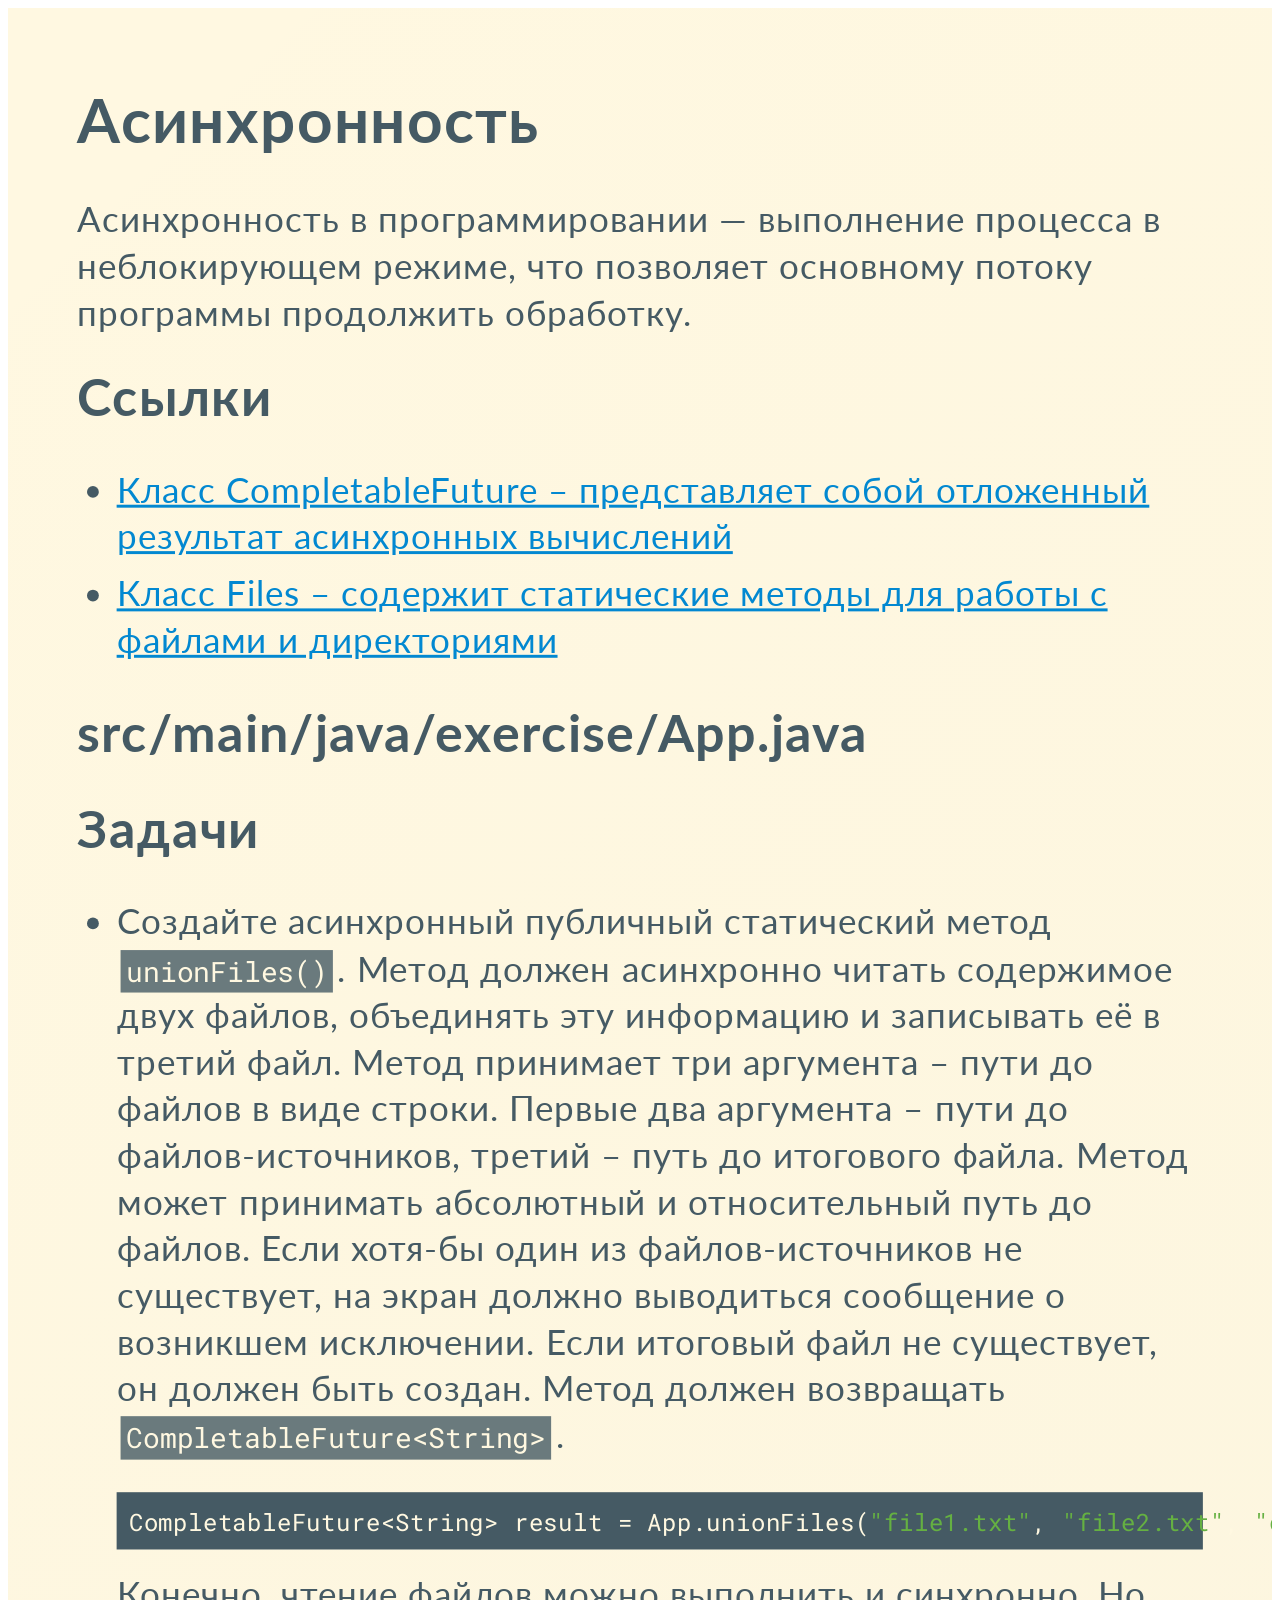
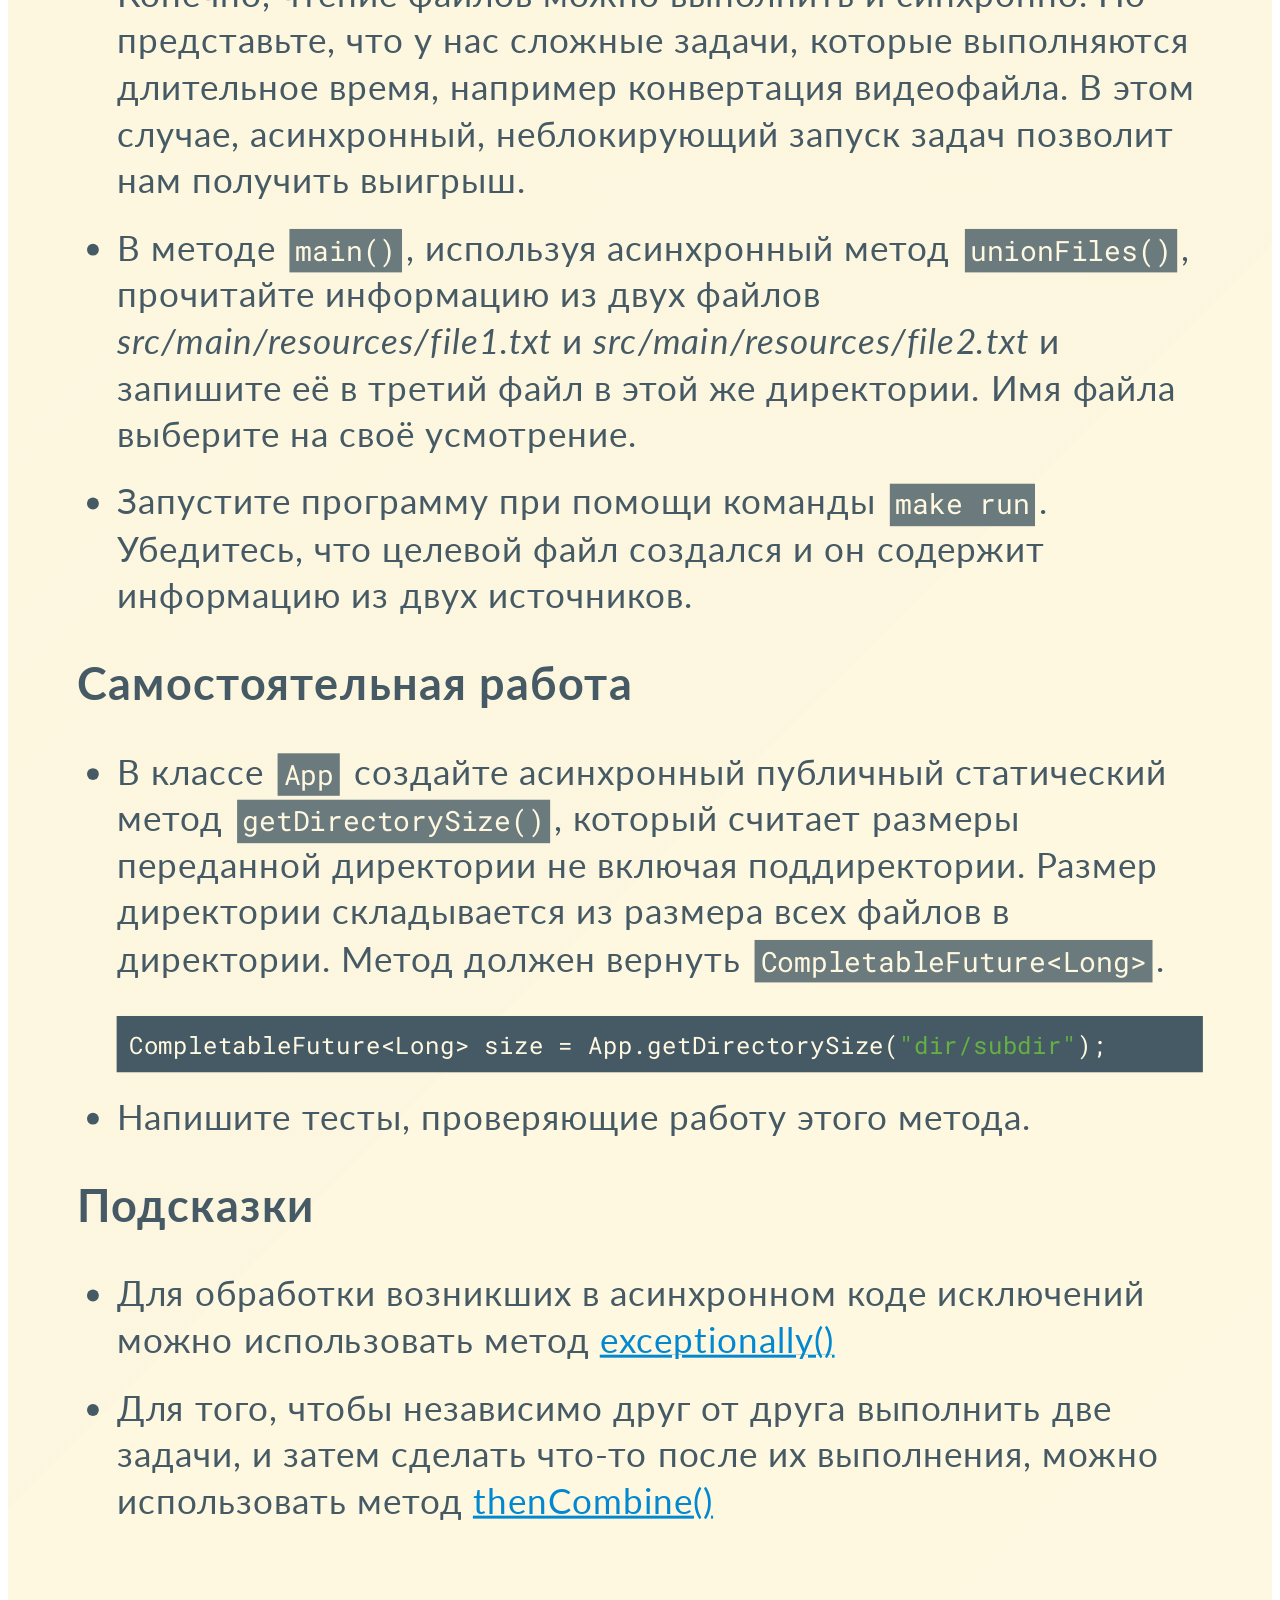
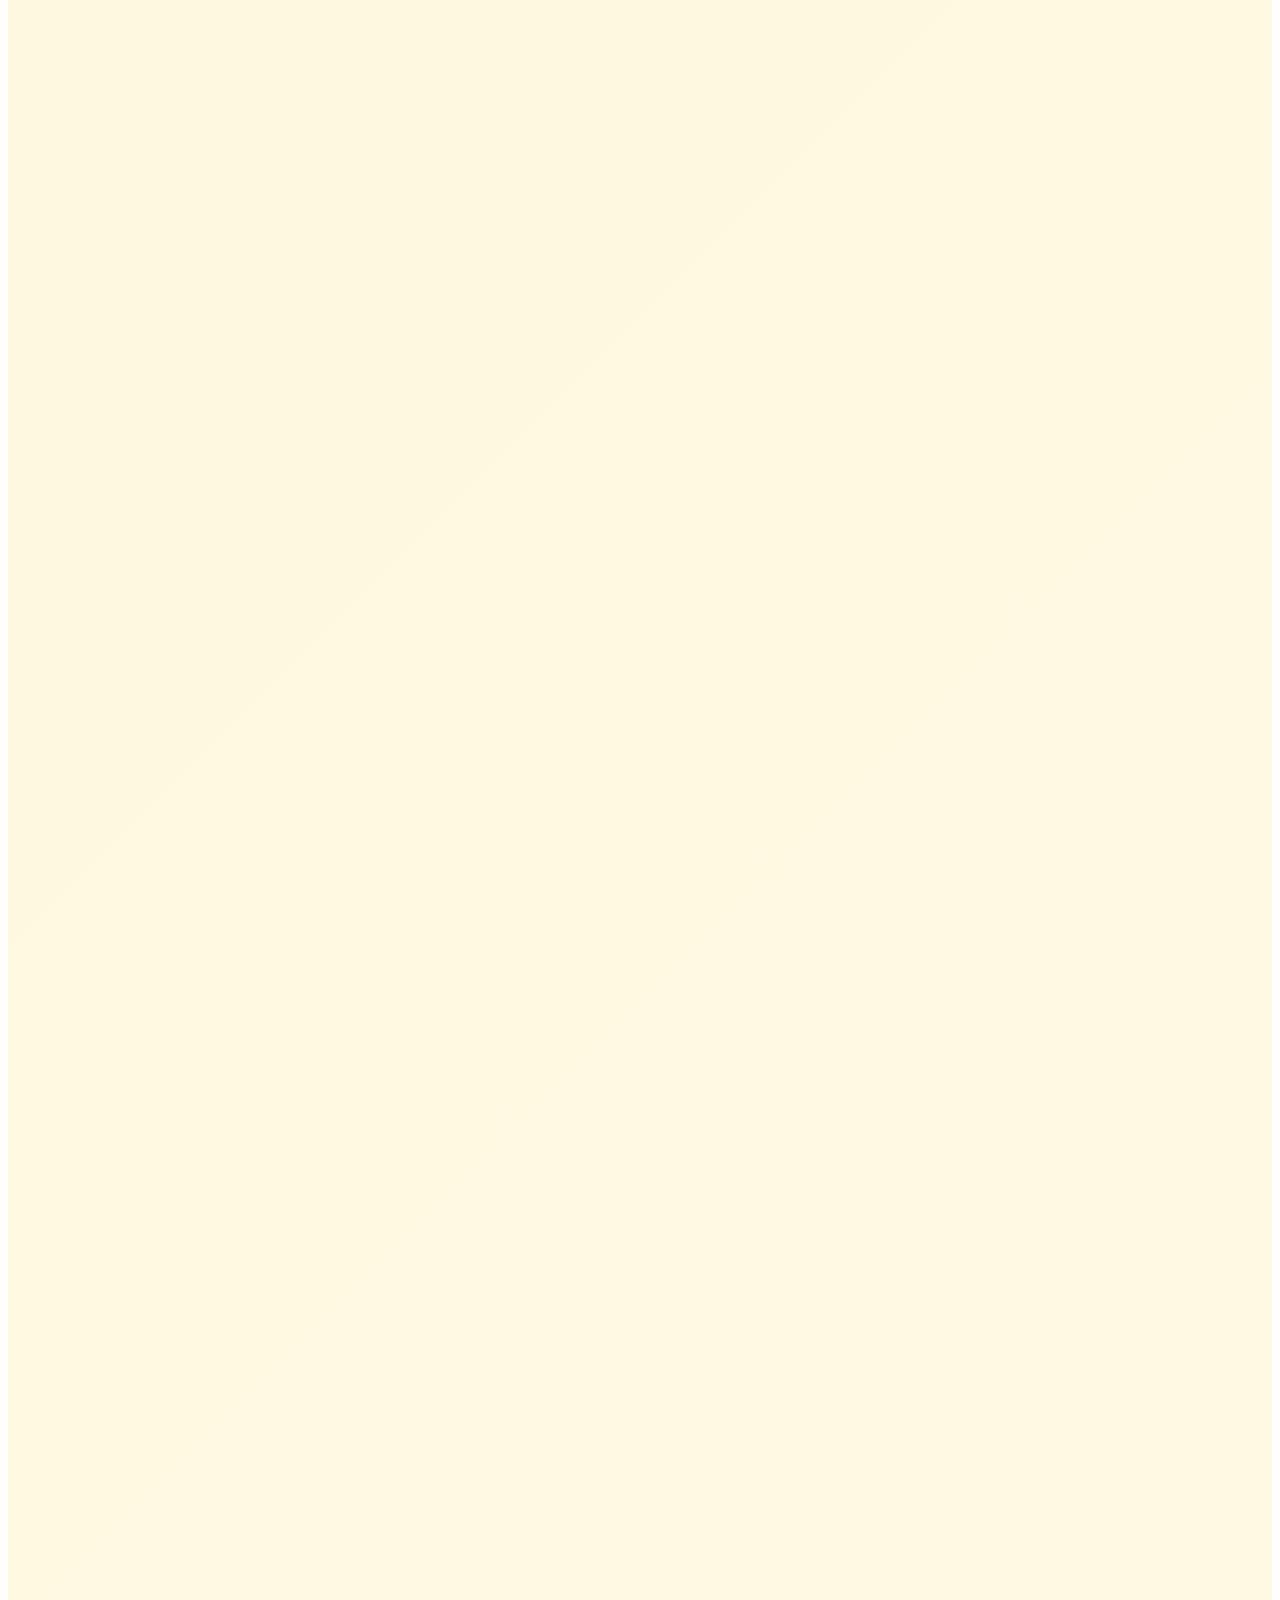
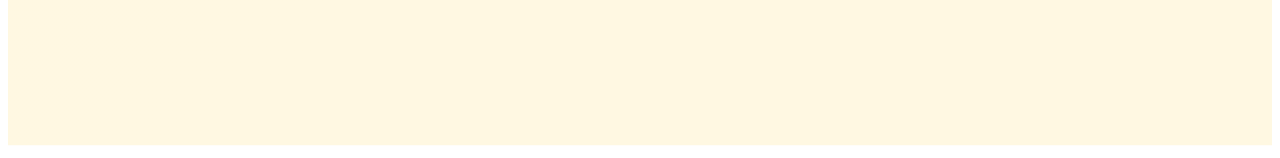
<file: java-advanced-ru/asynchrony/README.html>
<!DOCTYPE html>
    <html>
      <head>
        <meta charset="utf-8">
      </head>
      <body>
        <style>@charset "UTF-8";@import "https://fonts.bunny.net/css?family=Lato:400,900|Roboto+Mono:400,700&display=swap";div.marpit>svg>foreignObject>section{width:1280px;height:720px;box-sizing:border-box;overflow:hidden;position:relative;scroll-snap-align:center center}div.marpit>svg>foreignObject>section:after{bottom:0;content:attr(data-marpit-pagination);padding:inherit;pointer-events:none;position:absolute;right:0}div.marpit>svg>foreignObject>section:not([data-marpit-pagination]):after{display:none}/* Normalization */div.marpit>svg>foreignObject>section :is(h1,marp-h1){font-size:2em;margin:0.67em 0}div.marpit>svg>foreignObject>section video::-webkit-media-controls{will-change:transform}@page{size:1280px 5000px;margin:0}@media print{body,html{background-color:#fff;margin:0;page-break-inside:avoid;break-inside:avoid-page}div.marpit>svg>foreignObject>section{page-break-before:always;break-before:page}div.marpit>svg>foreignObject>section,div.marpit>svg>foreignObject>section *{-webkit-print-color-adjust:exact!important;animation-delay:0s!important;animation-duration:0s!important;color-adjust:exact!important;transition:none!important}div.marpit>svg[data-marpit-svg]{display:block;height:100vh;width:100vw}}
/*!
 * Marp / Marpit Gaia theme.
 *
 * @theme gaia
 * @author Yuki Hattori
 *
 * @auto-scaling true
 * @size 16:9 1280px 720px
 * @size 4:3 960px 720px
 */div.marpit>svg>foreignObject>section :is(pre,marp-pre) code.hljs{display:block;overflow-x:auto;padding:1em}div.marpit>svg>foreignObject>section code.hljs{padding:3px 5px}div.marpit>svg>foreignObject>section .hljs{background:#000;color:#f8f8f8}div.marpit>svg>foreignObject>section .hljs-comment,div.marpit>svg>foreignObject>section .hljs-quote{color:#aeaeae;font-style:italic}div.marpit>svg>foreignObject>section .hljs-keyword,div.marpit>svg>foreignObject>section .hljs-selector-tag,div.marpit>svg>foreignObject>section .hljs-type{color:#e28964}div.marpit>svg>foreignObject>section .hljs-string{color:#65b042}div.marpit>svg>foreignObject>section .hljs-subst{color:#daefa3}div.marpit>svg>foreignObject>section .hljs-link,div.marpit>svg>foreignObject>section .hljs-regexp{color:#e9c062}div.marpit>svg>foreignObject>section .hljs-name,div.marpit>svg>foreignObject>section .hljs-section,div.marpit>svg>foreignObject>section .hljs-tag,div.marpit>svg>foreignObject>section .hljs-title{color:#89bdff}div.marpit>svg>foreignObject>section .hljs-class .hljs-title,div.marpit>svg>foreignObject>section .hljs-doctag,div.marpit>svg>foreignObject>section .hljs-title.class_{text-decoration:underline}div.marpit>svg>foreignObject>section .hljs-bullet,div.marpit>svg>foreignObject>section .hljs-number,div.marpit>svg>foreignObject>section .hljs-symbol{color:#3387cc}div.marpit>svg>foreignObject>section .hljs-params,div.marpit>svg>foreignObject>section .hljs-template-variable,div.marpit>svg>foreignObject>section .hljs-variable{color:#3e87e3}div.marpit>svg>foreignObject>section .hljs-attribute{color:#cda869}div.marpit>svg>foreignObject>section .hljs-meta{color:#8996a8}div.marpit>svg>foreignObject>section .hljs-formula{background-color:#0e2231;color:#f8f8f8;font-style:italic}div.marpit>svg>foreignObject>section .hljs-addition{background-color:#253b22;color:#f8f8f8}div.marpit>svg>foreignObject>section .hljs-deletion{background-color:#420e09;color:#f8f8f8}div.marpit>svg>foreignObject>section .hljs-selector-class{color:#9b703f}div.marpit>svg>foreignObject>section .hljs-selector-id{color:#8b98ab}div.marpit>svg>foreignObject>section .hljs-emphasis{font-style:italic}div.marpit>svg>foreignObject>section .hljs-strong{font-weight:700}div.marpit>svg>foreignObject>section :is(h1,marp-h1),div.marpit>svg>foreignObject>section :is(h2,marp-h2),div.marpit>svg>foreignObject>section :is(h3,marp-h3),div.marpit>svg>foreignObject>section :is(h4,marp-h4),div.marpit>svg>foreignObject>section :is(h5,marp-h5),div.marpit>svg>foreignObject>section :is(h6,marp-h6){margin:.5em 0 0}div.marpit>svg>foreignObject>section :is(h1,marp-h1) strong,div.marpit>svg>foreignObject>section :is(h2,marp-h2) strong,div.marpit>svg>foreignObject>section :is(h3,marp-h3) strong,div.marpit>svg>foreignObject>section :is(h4,marp-h4) strong,div.marpit>svg>foreignObject>section :is(h5,marp-h5) strong,div.marpit>svg>foreignObject>section :is(h6,marp-h6) strong{font-weight:inherit}div.marpit>svg>foreignObject>section :is(h1,marp-h1)::part(auto-scaling),div.marpit>svg>foreignObject>section :is(h2,marp-h2)::part(auto-scaling),div.marpit>svg>foreignObject>section :is(h3,marp-h3)::part(auto-scaling),div.marpit>svg>foreignObject>section :is(h4,marp-h4)::part(auto-scaling),div.marpit>svg>foreignObject>section :is(h5,marp-h5)::part(auto-scaling),div.marpit>svg>foreignObject>section :is(h6,marp-h6)::part(auto-scaling){max-height:580px}div.marpit>svg>foreignObject>section :is(h1,marp-h1){font-size:1.8em}div.marpit>svg>foreignObject>section :is(h2,marp-h2){font-size:1.5em}div.marpit>svg>foreignObject>section :is(h3,marp-h3){font-size:1.3em}div.marpit>svg>foreignObject>section :is(h4,marp-h4){font-size:1.1em}div.marpit>svg>foreignObject>section :is(h5,marp-h5){font-size:1em}div.marpit>svg>foreignObject>section :is(h6,marp-h6){font-size:.9em}div.marpit>svg>foreignObject>section blockquote,div.marpit>svg>foreignObject>section p{margin:1em 0 0}div.marpit>svg>foreignObject>section ol>li,div.marpit>svg>foreignObject>section ul>li{margin:.3em 0 0}div.marpit>svg>foreignObject>section ol>li>p,div.marpit>svg>foreignObject>section ul>li>p{margin:.6em 0 0}div.marpit>svg>foreignObject>section code{display:inline-block;font-family:Roboto Mono,monospace;font-size:.8em;letter-spacing:0;margin:-.1em .15em;padding:.1em .2em;vertical-align:baseline}div.marpit>svg>foreignObject>section :is(pre,marp-pre){display:block;margin:1em 0 0;overflow:visible}div.marpit>svg>foreignObject>section :is(pre,marp-pre) code{box-sizing:border-box;font-size:.7em;margin:0;min-width:100%;padding:.5em}div.marpit>svg>foreignObject>section :is(pre,marp-pre)::part(auto-scaling){max-height:calc(580px - 1em)}div.marpit>svg>foreignObject>section blockquote{margin:1em 0 0;padding:0 1em;position:relative}div.marpit>svg>foreignObject>section blockquote:after,div.marpit>svg>foreignObject>section blockquote:before{content:"“";display:block;font-family:Times New Roman,serif;font-weight:700;position:absolute}div.marpit>svg>foreignObject>section blockquote:before{left:0;top:0}div.marpit>svg>foreignObject>section blockquote:after{bottom:0;right:0;transform:rotate(180deg)}div.marpit>svg>foreignObject>section blockquote>:first-child{margin-top:0}div.marpit>svg>foreignObject>section mark{background:transparent}div.marpit>svg>foreignObject>section table{border-collapse:collapse;border-spacing:0;margin:1em 0 0}div.marpit>svg>foreignObject>section table td,div.marpit>svg>foreignObject>section table th{border-style:solid;border-width:1px;padding:.2em .4em}div.marpit>svg>foreignObject>section footer,div.marpit>svg>foreignObject>section header,div.marpit>svg>foreignObject>section:after{box-sizing:border-box;font-size:66%;height:70px;line-height:50px;overflow:hidden;padding:10px 25px;position:absolute}div.marpit>svg>foreignObject>section:after{--marpit-root-font-size:66%}div.marpit>svg>foreignObject>section header{top:0}div.marpit>svg>foreignObject>section footer,div.marpit>svg>foreignObject>section header{left:0;right:0}div.marpit>svg>foreignObject>section footer{bottom:0}div.marpit>svg>foreignObject>section{word-wrap:break-word;--color-background:#fff8e1;--color-background-stripe:rgba(69,90,100,.1);--color-foreground:#455a64;--color-dimmed:#6a7a7d;--color-highlight:#0288d1;background-color:var(--color-background);background-image:linear-gradient(135deg,hsla(0,0%,53%,0),hsla(0,0%,53%,.02) 50%,hsla(0,0%,100%,0) 0,hsla(0,0%,100%,.05));color:var(--color-foreground);font-family:Lato,Avenir Next,Avenir,Trebuchet MS,Segoe UI,sans-serif;font-size:35px;height:720px;letter-spacing:1.25px;line-height:1.35;padding:70px;width:1280px}div.marpit>svg>foreignObject>section{--marpit-root-font-size:35px}div.marpit>svg>foreignObject>section:after{bottom:0;font-size:80%;right:0}div.marpit>svg>foreignObject>section:after{--marpit-root-font-size:80%}div.marpit>svg>foreignObject>section a,div.marpit>svg>foreignObject>section mark{color:var(--color-highlight)}div.marpit>svg>foreignObject>section code{background:var(--color-dimmed);color:var(--color-background)}div.marpit>svg>foreignObject>section :is(h1,marp-h1) strong,div.marpit>svg>foreignObject>section :is(h2,marp-h2) strong,div.marpit>svg>foreignObject>section :is(h3,marp-h3) strong,div.marpit>svg>foreignObject>section :is(h4,marp-h4) strong,div.marpit>svg>foreignObject>section :is(h5,marp-h5) strong,div.marpit>svg>foreignObject>section :is(h6,marp-h6) strong{color:var(--color-highlight)}div.marpit>svg>foreignObject>section :is(pre,marp-pre){background:var(--color-foreground)}div.marpit>svg>foreignObject>section :is(pre,marp-pre)>code{background:transparent}div.marpit>svg>foreignObject>section blockquote:after,div.marpit>svg>foreignObject>section blockquote:before,div.marpit>svg>foreignObject>section footer,div.marpit>svg>foreignObject>section header,div.marpit>svg>foreignObject>section section:after{color:var(--color-dimmed)}div.marpit>svg>foreignObject>section table td,div.marpit>svg>foreignObject>section table th{border-color:var(--color-foreground)}div.marpit>svg>foreignObject>section table thead th{background:var(--color-foreground);color:var(--color-background)}div.marpit>svg>foreignObject>section table tbody>tr:nth-child(odd) td,div.marpit>svg>foreignObject>section table tbody>tr:nth-child(odd) th{background:var(--color-background-stripe,transparent)}div.marpit>svg>foreignObject>section>:first-child,div.marpit>svg>foreignObject>section>header:first-child+*{margin-top:0}div.marpit>svg>foreignObject>section:where(.invert){--color-background:#455a64;--color-background-stripe:rgba(255,248,225,.1);--color-foreground:#fff8e1;--color-dimmed:#dad8c8;--color-highlight:#81d4fa}div.marpit>svg>foreignObject>section:where(.gaia){--color-background:#0288d1;--color-background-stripe:rgba(255,248,225,.1);--color-foreground:#fff8e1;--color-dimmed:#cce2de;--color-highlight:#81d4fa}div.marpit>svg>foreignObject>section:where(.lead){display:flex;flex-flow:column nowrap;justify-content:center}div.marpit>svg>foreignObject>section:where(.lead) :is(h1,marp-h1),div.marpit>svg>foreignObject>section:where(.lead) :is(h2,marp-h2),div.marpit>svg>foreignObject>section:where(.lead) :is(h3,marp-h3),div.marpit>svg>foreignObject>section:where(.lead) :is(h4,marp-h4),div.marpit>svg>foreignObject>section:where(.lead) :is(h5,marp-h5),div.marpit>svg>foreignObject>section:where(.lead) :is(h6,marp-h6){text-align:center}div.marpit>svg>foreignObject>section:where(.lead) p{text-align:center}div.marpit>svg>foreignObject>section:where(.lead) blockquote>:is(h1,marp-h1),div.marpit>svg>foreignObject>section:where(.lead) blockquote>:is(h2,marp-h2),div.marpit>svg>foreignObject>section:where(.lead) blockquote>:is(h3,marp-h3),div.marpit>svg>foreignObject>section:where(.lead) blockquote>:is(h4,marp-h4),div.marpit>svg>foreignObject>section:where(.lead) blockquote>:is(h5,marp-h5),div.marpit>svg>foreignObject>section:where(.lead) blockquote>:is(h6,marp-h6),div.marpit>svg>foreignObject>section:where(.lead) blockquote>p{text-align:left}div.marpit>svg>foreignObject>section:where(.lead) ol>li>p,div.marpit>svg>foreignObject>section:where(.lead) ul>li>p{text-align:left}div.marpit>svg>foreignObject>section:where(.lead) table{margin-left:auto;margin-right:auto}div.marpit>svg>foreignObject>section img[data-marp-twemoji]{background:transparent;height:1em;margin:0 .05em 0 .1em;vertical-align:-.1em;width:1em}
    /* @theme my-first-theme */div.marpit>svg>foreignObject>section{width:1280px;height:5000px}div.marpit>svg>foreignObject>section[data-marpit-advanced-background=background]{columns:initial!important;display:block!important;padding:0!important}div.marpit>svg>foreignObject>section[data-marpit-advanced-background=background]:after,div.marpit>svg>foreignObject>section[data-marpit-advanced-background=background]:before,div.marpit>svg>foreignObject>section[data-marpit-advanced-background=content]:after,div.marpit>svg>foreignObject>section[data-marpit-advanced-background=content]:before{display:none!important}div.marpit>svg>foreignObject>section[data-marpit-advanced-background=background]>div[data-marpit-advanced-background-container]{all:initial;display:flex;flex-direction:row;height:100%;overflow:hidden;width:100%}div.marpit>svg>foreignObject>section[data-marpit-advanced-background=background]>div[data-marpit-advanced-background-container][data-marpit-advanced-background-direction=vertical]{flex-direction:column}div.marpit>svg>foreignObject>section[data-marpit-advanced-background=background][data-marpit-advanced-background-split]>div[data-marpit-advanced-background-container]{width:var(--marpit-advanced-background-split,50%)}div.marpit>svg>foreignObject>section[data-marpit-advanced-background=background][data-marpit-advanced-background-split=right]>div[data-marpit-advanced-background-container]{margin-left:calc(100% - var(--marpit-advanced-background-split, 50%))}div.marpit>svg>foreignObject>section[data-marpit-advanced-background=background]>div[data-marpit-advanced-background-container]>figure{all:initial;background-position:center;background-repeat:no-repeat;background-size:cover;flex:auto;margin:0}div.marpit>svg>foreignObject>section[data-marpit-advanced-background=content],div.marpit>svg>foreignObject>section[data-marpit-advanced-background=pseudo]{background:transparent!important}div.marpit>svg>foreignObject>section[data-marpit-advanced-background=pseudo],div.marpit>svg[data-marpit-svg]>foreignObject[data-marpit-advanced-background=pseudo]{pointer-events:none!important}div.marpit>svg>foreignObject>section[data-marpit-advanced-background-split]{width:100%;height:100%}</style>
        <div class="marpit"><svg data-marpit-svg="" viewBox="0 0 1280 5000"><foreignObject width="1280" height="5000"><section id="1" data-marpit-fragments="9">
<h1>Асинхронность</h1>
<p>Асинхронность в программировании — выполнение процесса в неблокирующем режиме, что позволяет основному потоку программы продолжить обработку.</p>
<h2>Ссылки</h2>
<ul>
<li data-marpit-fragment="1"><a href="https://docs.oracle.com/en/java/javase/20/docs/api/java.base/java/util/concurrent/CompletableFuture.html">Класс CompletableFuture – представляет собой отложенный результат асинхронных вычислений</a></li>
<li data-marpit-fragment="2"><a href="https://docs.oracle.com/en/java/javase/20/docs/api/java.base/java/nio/file/Files.html">Класс Files – содержит статические методы для работы с файлами и директориями</a></li>
</ul>
<h2>src/main/java/exercise/App.java</h2>
<h2>Задачи</h2>
<ul>
<li data-marpit-fragment="3">
<p>Создайте асинхронный публичный статический метод <code>unionFiles()</code>. Метод должен асинхронно читать содержимое двух файлов, объединять эту информацию и записывать её в третий файл. Метод принимает три аргумента – пути до файлов в виде строки. Первые два аргумента – пути до файлов-источников, третий – путь до итогового файла. Метод может принимать абсолютный и относительный путь до файлов. Если хотя-бы один из файлов-источников не существует, на экран должно выводиться сообщение о возникшем исключении. Если итоговый файл не существует, он должен быть создан. Метод должен возвращать <code>CompletableFuture&lt;String&gt;</code>.</p>
<pre><code class="language-java">CompletableFuture&lt;String&gt; result = App.unionFiles(<span class="hljs-string">&quot;file1.txt&quot;</span>, <span class="hljs-string">&quot;file2.txt&quot;</span>, <span class="hljs-string">&quot;dest.txt&quot;</span>);
</code></pre>
<p>Конечно, чтение файлов можно выполнить и синхронно. Но представьте, что у нас сложные задачи, которые выполняются длительное время, например конвертация видеофайла. В этом случае, асинхронный, неблокирующий запуск задач позволит нам получить выигрыш.</p>
</li>
<li data-marpit-fragment="4">
<p>В методе <code>main()</code>, используя асинхронный метод <code>unionFiles()</code>, прочитайте информацию из двух файлов <em>src/main/resources/file1.txt</em> и <em>src/main/resources/file2.txt</em> и запишите её в третий файл в этой же директории. Имя файла выберите на своё усмотрение.</p>
</li>
<li data-marpit-fragment="5">
<p>Запустите программу при помощи команды <code>make run</code>. Убедитесь, что целевой файл создался и он содержит информацию из двух источников.</p>
</li>
</ul>
<h3>Самостоятельная работа</h3>
<ul>
<li data-marpit-fragment="6">
<p>В классе <code>App</code> создайте асинхронный публичный статический метод <code>getDirectorySize()</code>, который считает размеры переданной директории не включая поддиректории. Размер директории складывается из размера всех файлов в директории. Метод должен вернуть <code>CompletableFuture&lt;Long&gt;</code>.</p>
<pre><code class="language-java">CompletableFuture&lt;Long&gt; size = App.getDirectorySize(<span class="hljs-string">&quot;dir/subdir&quot;</span>);
</code></pre>
</li>
<li data-marpit-fragment="7">
<p>Напишите тесты, проверяющие работу этого метода.</p>
</li>
</ul>
<h3>Подсказки</h3>
<ul>
<li data-marpit-fragment="8">
<p>Для обработки возникших в асинхронном коде исключений можно использовать метод <a href="https://docs.oracle.com/en/java/javase/20/docs/api/java.base/java/util/concurrent/CompletableFuture.html#exceptionally(java.util.function.Function)">exceptionally()</a></p>
</li>
<li data-marpit-fragment="9">
<p>Для того, чтобы независимо друг от друга выполнить две задачи, и затем сделать что-то после их выполнения, можно использовать метод <a href="https://docs.oracle.com/en/java/javase/20/docs/api/java.base/java/util/concurrent/CompletableFuture.html#thenCombine(java.util.concurrent.CompletionStage,java.util.function.BiFunction)">thenCombine()</a></p>
</li>
</ul>
</section>
<script>!function(){"use strict";const t={h1:{proto:()=>HTMLHeadingElement,attrs:{role:"heading","aria-level":"1"},style:"display: block; font-size: 2em; margin-block-start: 0.67em; margin-block-end: 0.67em; margin-inline-start: 0px; margin-inline-end: 0px; font-weight: bold;"},h2:{proto:()=>HTMLHeadingElement,attrs:{role:"heading","aria-level":"2"},style:"display: block; font-size: 1.5em; margin-block-start: 0.83em; margin-block-end: 0.83em; margin-inline-start: 0px; margin-inline-end: 0px; font-weight: bold;"},h3:{proto:()=>HTMLHeadingElement,attrs:{role:"heading","aria-level":"3"},style:"display: block; font-size: 1.17em; margin-block-start: 1em; margin-block-end: 1em; margin-inline-start: 0px; margin-inline-end: 0px; font-weight: bold;"},h4:{proto:()=>HTMLHeadingElement,attrs:{role:"heading","aria-level":"4"},style:"display: block; margin-block-start: 1.33em; margin-block-end: 1.33em; margin-inline-start: 0px; margin-inline-end: 0px; font-weight: bold;"},h5:{proto:()=>HTMLHeadingElement,attrs:{role:"heading","aria-level":"5"},style:"display: block; font-size: 0.83em; margin-block-start: 1.67em; margin-block-end: 1.67em; margin-inline-start: 0px; margin-inline-end: 0px; font-weight: bold;"},h6:{proto:()=>HTMLHeadingElement,attrs:{role:"heading","aria-level":"6"},style:"display: block; font-size: 0.67em; margin-block-start: 2.33em; margin-block-end: 2.33em; margin-inline-start: 0px; margin-inline-end: 0px; font-weight: bold;"},span:{proto:()=>HTMLSpanElement},pre:{proto:()=>HTMLElement,style:"display: block; font-family: monospace; white-space: pre; margin: 1em 0; --marp-auto-scaling-white-space: pre;"}},e="data-marp-auto-scaling-wrapper",i="data-marp-auto-scaling-svg",n="data-marp-auto-scaling-container";class s extends HTMLElement{constructor(){super(),this.svgPreserveAspectRatio="xMinYMid meet";const t=t=>([e])=>{const{width:i,height:n}=e.contentRect;this[t]={width:i,height:n},this.updateSVGRect()};this.attachShadow({mode:"open"}),this.containerObserver=new ResizeObserver(t("containerSize")),this.wrapperObserver=new ResizeObserver(((...e)=>{t("wrapperSize")(...e),this.flushSvgDisplay()}))}static get observedAttributes(){return["data-downscale-only"]}connectedCallback(){var t,s,o,r,a;this.shadowRoot.innerHTML=`\n<style>\n  svg[${i}] { display: block; width: 100%; height: auto; vertical-align: top; }\n  span[${n}] { display: table; white-space: var(--marp-auto-scaling-white-space, nowrap); width: max-content; }\n</style>\n<div ${e}>\n  <svg part="svg" ${i}>\n    <foreignObject><span ${n}><slot></slot></span></foreignObject>\n  </svg>\n</div>\n    `.split(/\n\s*/).join(""),this.wrapper=null!==(t=this.shadowRoot.querySelector(`div[${e}]`))&&void 0!==t?t:void 0;const l=this.svg;this.svg=null!==(o=null===(s=this.wrapper)||void 0===s?void 0:s.querySelector(`svg[${i}]`))&&void 0!==o?o:void 0,this.svg!==l&&(this.svgComputedStyle=this.svg?window.getComputedStyle(this.svg):void 0),this.container=null!==(a=null===(r=this.svg)||void 0===r?void 0:r.querySelector(`span[${n}]`))&&void 0!==a?a:void 0,this.observe()}disconnectedCallback(){this.svg=void 0,this.svgComputedStyle=void 0,this.wrapper=void 0,this.container=void 0,this.observe()}attributeChangedCallback(){this.observe()}flushSvgDisplay(){const{svg:t}=this;t&&(t.style.display="inline",requestAnimationFrame((()=>{t.style.display=""})))}observe(){this.containerObserver.disconnect(),this.wrapperObserver.disconnect(),this.wrapper&&this.wrapperObserver.observe(this.wrapper),this.container&&this.containerObserver.observe(this.container),this.svgComputedStyle&&this.observeSVGStyle(this.svgComputedStyle)}observeSVGStyle(t){const e=()=>{const i=(()=>{const e=t.getPropertyValue("--preserve-aspect-ratio");if(e)return e.trim();return`x${(({textAlign:t,direction:e})=>{if(t.endsWith("left"))return"Min";if(t.endsWith("right"))return"Max";if("start"===t||"end"===t){let i="rtl"===e;return"end"===t&&(i=!i),i?"Max":"Min"}return"Mid"})(t)}YMid meet`})();i!==this.svgPreserveAspectRatio&&(this.svgPreserveAspectRatio=i,this.updateSVGRect()),t===this.svgComputedStyle&&requestAnimationFrame(e)};e()}updateSVGRect(){var t,e,i,n,s,o,r;let a=Math.ceil(null!==(e=null===(t=this.containerSize)||void 0===t?void 0:t.width)&&void 0!==e?e:0);const l=Math.ceil(null!==(n=null===(i=this.containerSize)||void 0===i?void 0:i.height)&&void 0!==n?n:0);void 0!==this.dataset.downscaleOnly&&(a=Math.max(a,null!==(o=null===(s=this.wrapperSize)||void 0===s?void 0:s.width)&&void 0!==o?o:0));const c=null===(r=this.svg)||void 0===r?void 0:r.querySelector(":scope > foreignObject");if(null==c||c.setAttribute("width",`${a}`),null==c||c.setAttribute("height",`${l}`),this.svg&&(this.svg.setAttribute("viewBox",`0 0 ${a} ${l}`),this.svg.setAttribute("preserveAspectRatio",this.svgPreserveAspectRatio),this.svg.style.height=a<=0||l<=0?"0":""),this.container){const t=this.svgPreserveAspectRatio.toLowerCase();this.container.style.marginLeft=t.startsWith("xmid")||t.startsWith("xmax")?"auto":"0",this.container.style.marginRight=t.startsWith("xmi")?"auto":"0"}}}const o=(t,{attrs:e={},style:i})=>class extends t{constructor(...t){super(...t);for(const[t,i]of Object.entries(e))this.hasAttribute(t)||this.setAttribute(t,i);this.attachShadow({mode:"open"})}static get observedAttributes(){return["data-auto-scaling"]}connectedCallback(){this._update()}attributeChangedCallback(){this._update()}_update(){const t=i?`<style>:host { ${i} }</style>`:"";let e="<slot></slot>";const{autoScaling:n}=this.dataset;if(void 0!==n){e=`<marp-auto-scaling exportparts="svg:auto-scaling" ${"downscale-only"===n?"data-downscale-only":""}>${e}</marp-auto-scaling>`}this.shadowRoot.innerHTML=t+e}};let r;const a=Symbol(),l="marpitSVGPolyfill:setZoomFactor,",c=Symbol();let d,p;function h(t){const e="object"==typeof t&&t.target||document,i="object"==typeof t?t.zoom:t;window[c]||(Object.defineProperty(window,c,{configurable:!0,value:!0}),window.addEventListener("message",(({data:t,origin:e})=>{if(e===window.origin)try{if(t&&"string"==typeof t&&t.startsWith(l)){const[,e]=t.split(","),i=Number.parseFloat(e);Number.isNaN(i)||(p=i)}}catch(t){console.error(t)}})));let n=!1;Array.from(e.querySelectorAll("svg[data-marpit-svg]"),(t=>{var e,s,o,r;t.style.transform||(t.style.transform="translateZ(0)");const a=i||p||t.currentScale||1;d!==a&&(d=a,n=a);const l=t.getBoundingClientRect(),{length:c}=t.children;for(let i=0;i<c;i+=1){const n=t.children[i];if(n.getScreenCTM){const t=n.getScreenCTM();if(t){const i=null!==(s=null===(e=n.x)||void 0===e?void 0:e.baseVal.value)&&void 0!==s?s:0,c=null!==(r=null===(o=n.y)||void 0===o?void 0:o.baseVal.value)&&void 0!==r?r:0,d=n.children.length;for(let e=0;e<d;e+=1){const s=n.children[e];if("SECTION"===s.tagName){const{style:e}=s;e.transformOrigin||(e.transformOrigin=`${-i}px ${-c}px`),e.transform=`scale(${a}) matrix(${t.a}, ${t.b}, ${t.c}, ${t.d}, ${t.e-l.left}, ${t.f-l.top}) translateZ(0.0001px)`;break}}}}}})),!1!==n&&Array.from(e.querySelectorAll("iframe"),(({contentWindow:t})=>{null==t||t.postMessage(`${l}${n}`,"null"===window.origin?"*":window.origin)}))}function g({once:t=!1,target:e=document}={}){const i="Apple Computer, Inc."===navigator.vendor?[h]:[];let n=!t;const s=()=>{for(const t of i)t({target:e});n&&window.requestAnimationFrame(s)};return s(),()=>{n=!1}}d=1,p=void 0;const m=Symbol(),v=(e=document)=>{if("undefined"==typeof window)throw new Error("Marp Core's browser script is valid only in browser context.");if(((e=document)=>{const i=window[a];i||customElements.define("marp-auto-scaling",s);for(const n of Object.keys(t)){const s=`marp-${n}`,a=t[n].proto();null!=r||(r=!!document.createElement("div",{is:"marp-auto-scaling"}).outerHTML.startsWith("<div is")),r&&a!==HTMLElement?i||customElements.define(s,o(a,{style:t[n].style}),{extends:n}):(i||customElements.define(s,o(HTMLElement,t[n])),e.querySelectorAll(`${n}[is="${s}"]`).forEach((t=>{t.outerHTML=t.outerHTML.replace(new RegExp(`^<${n}`,"i"),`<${s}`).replace(new RegExp(`</${n}>$`,"i"),`</${s}>`)})))}window[a]=!0})(e),e[m])return e[m];const i=g({target:e}),n=()=>{i(),delete e[m]},l=Object.assign(n,{cleanup:n,update:()=>v(e)});return Object.defineProperty(e,m,{configurable:!0,value:l}),l},u=document.currentScript;v(u?u.getRootNode():document)}();
</script></foreignObject></svg></div>
      </body>
    </html>
</file>
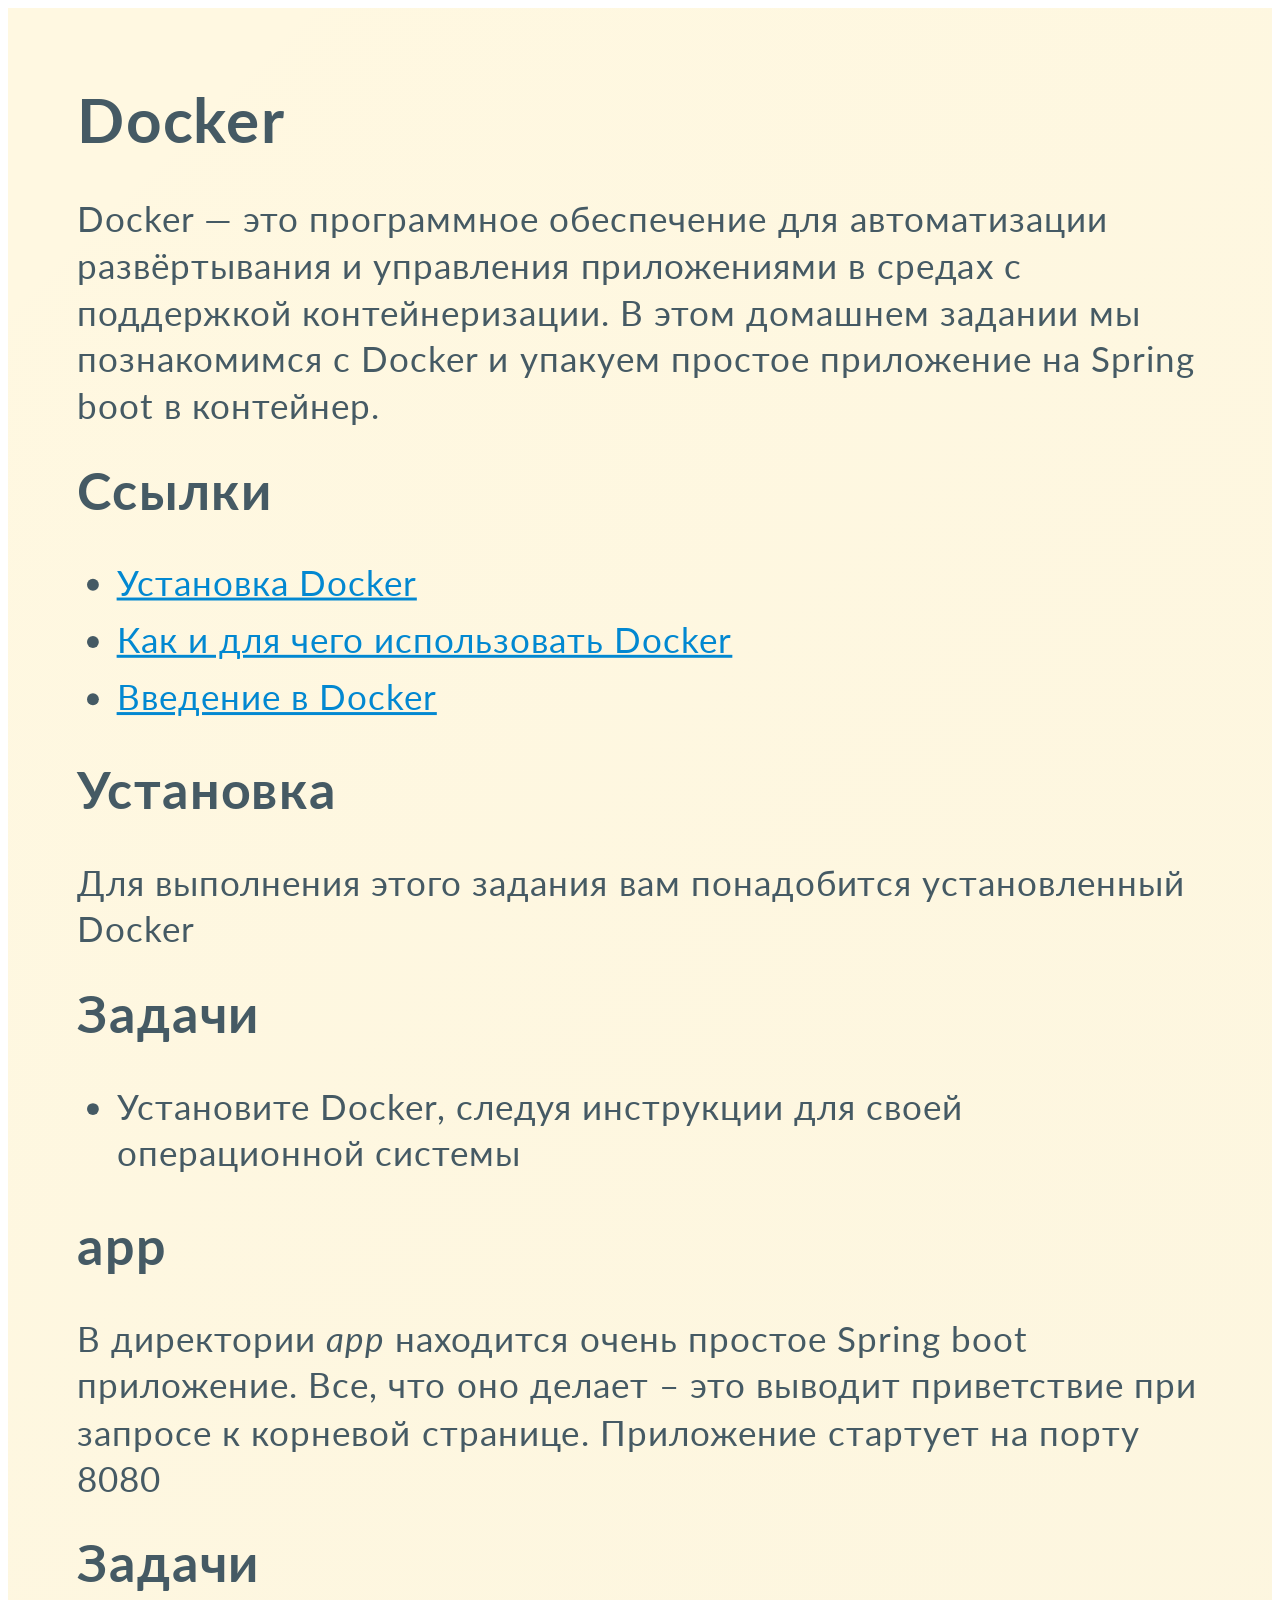
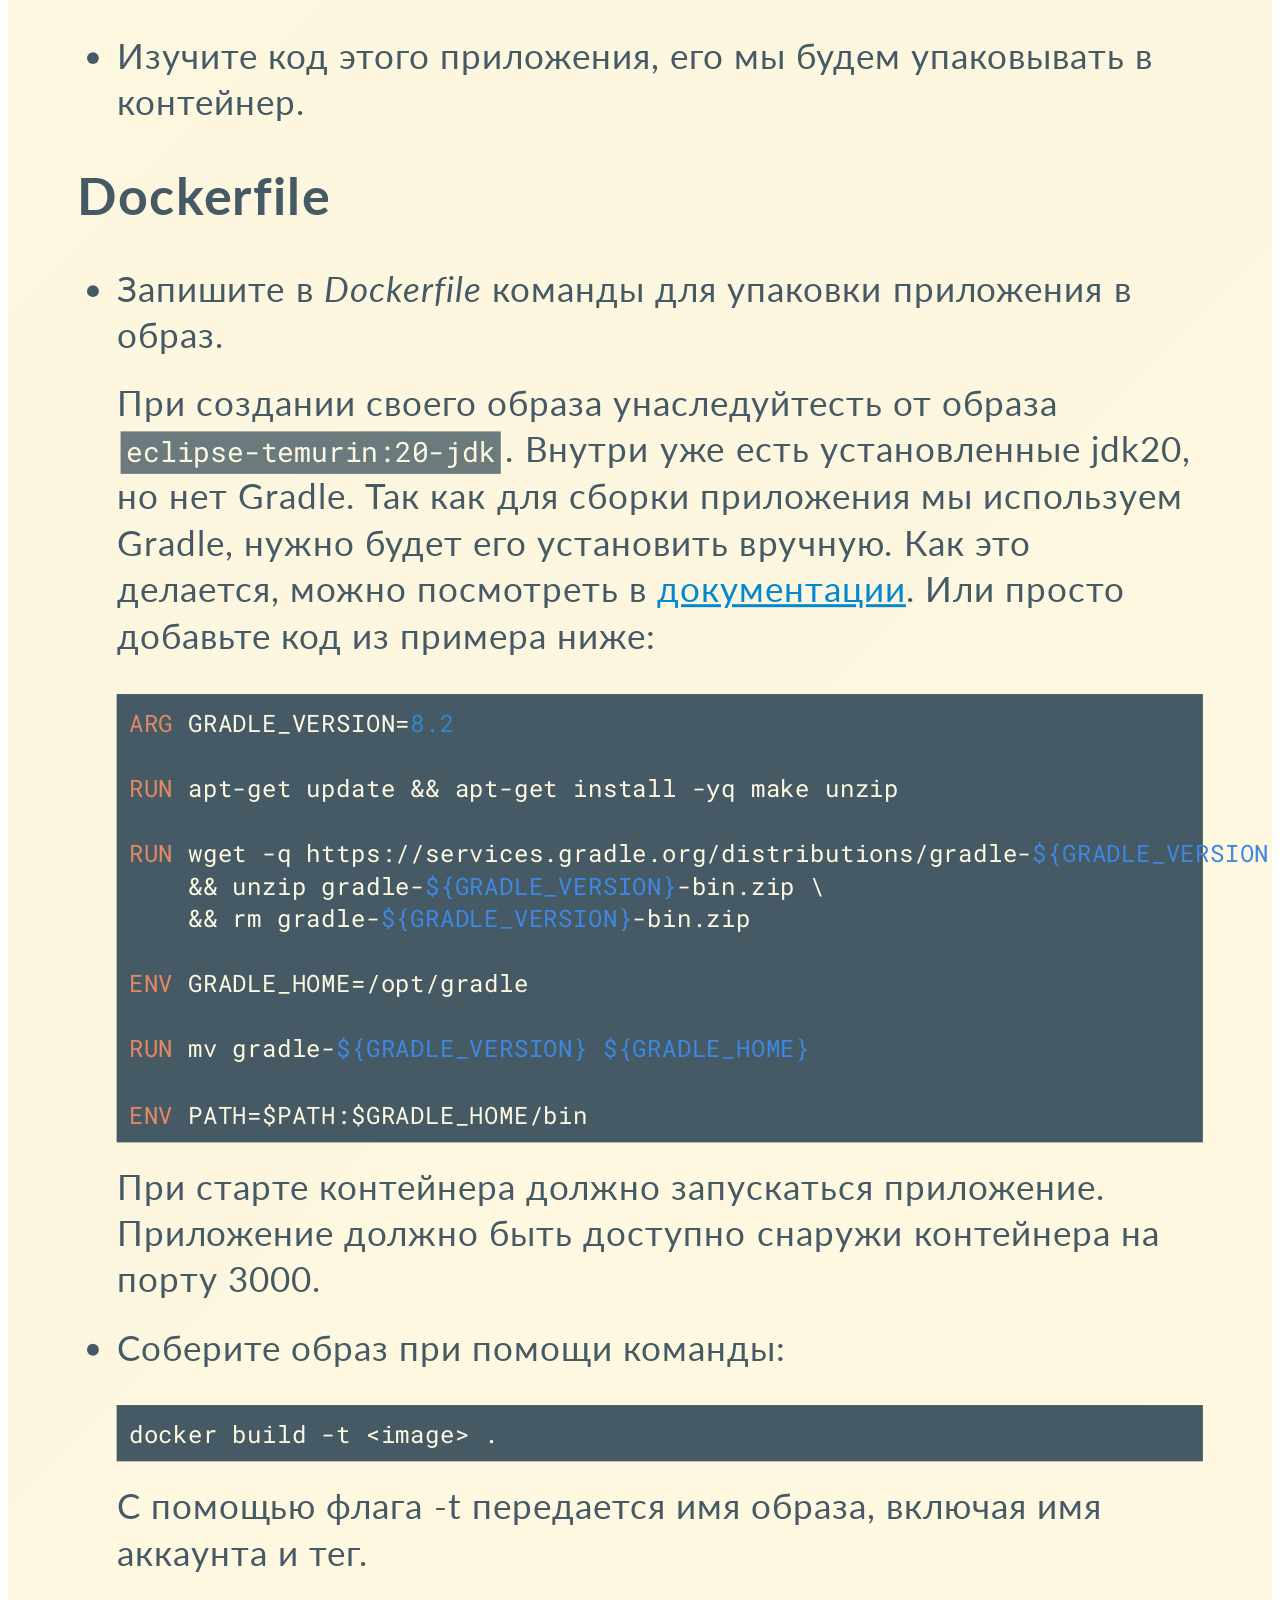
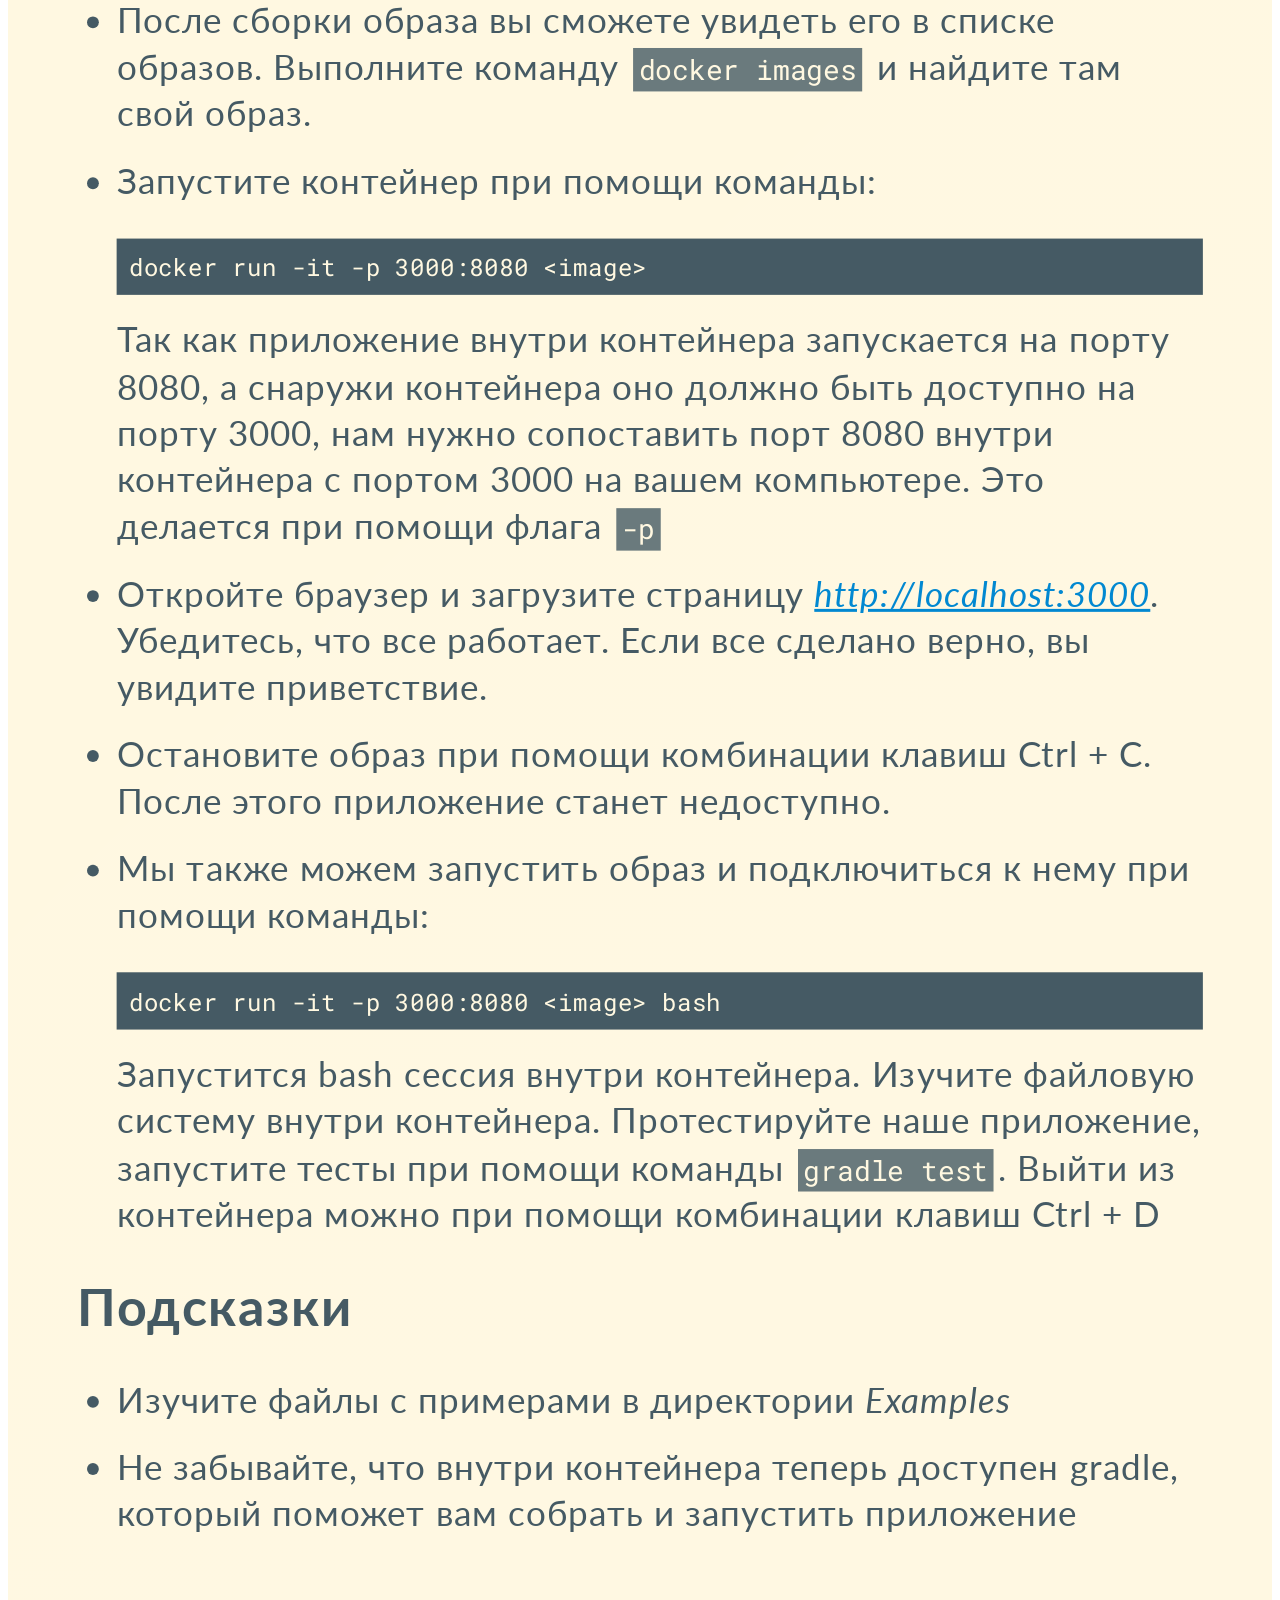
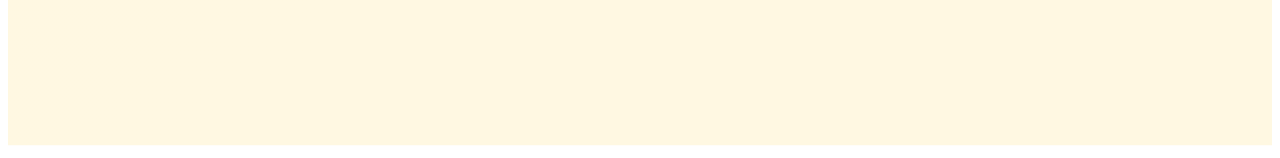
<file: java-advanced-ru/docker/README.html>
<!DOCTYPE html>
    <html>
      <head>
        <meta charset="utf-8">
      </head>
      <body>
        <style>@charset "UTF-8";@import "https://fonts.bunny.net/css?family=Lato:400,900|Roboto+Mono:400,700&display=swap";div.marpit>svg>foreignObject>section{width:1280px;height:720px;box-sizing:border-box;overflow:hidden;position:relative;scroll-snap-align:center center}div.marpit>svg>foreignObject>section:after{bottom:0;content:attr(data-marpit-pagination);padding:inherit;pointer-events:none;position:absolute;right:0}div.marpit>svg>foreignObject>section:not([data-marpit-pagination]):after{display:none}/* Normalization */div.marpit>svg>foreignObject>section :is(h1,marp-h1){font-size:2em;margin:0.67em 0}div.marpit>svg>foreignObject>section video::-webkit-media-controls{will-change:transform}@page{size:1280px 5000px;margin:0}@media print{body,html{background-color:#fff;margin:0;page-break-inside:avoid;break-inside:avoid-page}div.marpit>svg>foreignObject>section{page-break-before:always;break-before:page}div.marpit>svg>foreignObject>section,div.marpit>svg>foreignObject>section *{-webkit-print-color-adjust:exact!important;animation-delay:0s!important;animation-duration:0s!important;color-adjust:exact!important;transition:none!important}div.marpit>svg[data-marpit-svg]{display:block;height:100vh;width:100vw}}
/*!
 * Marp / Marpit Gaia theme.
 *
 * @theme gaia
 * @author Yuki Hattori
 *
 * @auto-scaling true
 * @size 16:9 1280px 720px
 * @size 4:3 960px 720px
 */div.marpit>svg>foreignObject>section :is(pre,marp-pre) code.hljs{display:block;overflow-x:auto;padding:1em}div.marpit>svg>foreignObject>section code.hljs{padding:3px 5px}div.marpit>svg>foreignObject>section .hljs{background:#000;color:#f8f8f8}div.marpit>svg>foreignObject>section .hljs-comment,div.marpit>svg>foreignObject>section .hljs-quote{color:#aeaeae;font-style:italic}div.marpit>svg>foreignObject>section .hljs-keyword,div.marpit>svg>foreignObject>section .hljs-selector-tag,div.marpit>svg>foreignObject>section .hljs-type{color:#e28964}div.marpit>svg>foreignObject>section .hljs-string{color:#65b042}div.marpit>svg>foreignObject>section .hljs-subst{color:#daefa3}div.marpit>svg>foreignObject>section .hljs-link,div.marpit>svg>foreignObject>section .hljs-regexp{color:#e9c062}div.marpit>svg>foreignObject>section .hljs-name,div.marpit>svg>foreignObject>section .hljs-section,div.marpit>svg>foreignObject>section .hljs-tag,div.marpit>svg>foreignObject>section .hljs-title{color:#89bdff}div.marpit>svg>foreignObject>section .hljs-class .hljs-title,div.marpit>svg>foreignObject>section .hljs-doctag,div.marpit>svg>foreignObject>section .hljs-title.class_{text-decoration:underline}div.marpit>svg>foreignObject>section .hljs-bullet,div.marpit>svg>foreignObject>section .hljs-number,div.marpit>svg>foreignObject>section .hljs-symbol{color:#3387cc}div.marpit>svg>foreignObject>section .hljs-params,div.marpit>svg>foreignObject>section .hljs-template-variable,div.marpit>svg>foreignObject>section .hljs-variable{color:#3e87e3}div.marpit>svg>foreignObject>section .hljs-attribute{color:#cda869}div.marpit>svg>foreignObject>section .hljs-meta{color:#8996a8}div.marpit>svg>foreignObject>section .hljs-formula{background-color:#0e2231;color:#f8f8f8;font-style:italic}div.marpit>svg>foreignObject>section .hljs-addition{background-color:#253b22;color:#f8f8f8}div.marpit>svg>foreignObject>section .hljs-deletion{background-color:#420e09;color:#f8f8f8}div.marpit>svg>foreignObject>section .hljs-selector-class{color:#9b703f}div.marpit>svg>foreignObject>section .hljs-selector-id{color:#8b98ab}div.marpit>svg>foreignObject>section .hljs-emphasis{font-style:italic}div.marpit>svg>foreignObject>section .hljs-strong{font-weight:700}div.marpit>svg>foreignObject>section :is(h1,marp-h1),div.marpit>svg>foreignObject>section :is(h2,marp-h2),div.marpit>svg>foreignObject>section :is(h3,marp-h3),div.marpit>svg>foreignObject>section :is(h4,marp-h4),div.marpit>svg>foreignObject>section :is(h5,marp-h5),div.marpit>svg>foreignObject>section :is(h6,marp-h6){margin:.5em 0 0}div.marpit>svg>foreignObject>section :is(h1,marp-h1) strong,div.marpit>svg>foreignObject>section :is(h2,marp-h2) strong,div.marpit>svg>foreignObject>section :is(h3,marp-h3) strong,div.marpit>svg>foreignObject>section :is(h4,marp-h4) strong,div.marpit>svg>foreignObject>section :is(h5,marp-h5) strong,div.marpit>svg>foreignObject>section :is(h6,marp-h6) strong{font-weight:inherit}div.marpit>svg>foreignObject>section :is(h1,marp-h1)::part(auto-scaling),div.marpit>svg>foreignObject>section :is(h2,marp-h2)::part(auto-scaling),div.marpit>svg>foreignObject>section :is(h3,marp-h3)::part(auto-scaling),div.marpit>svg>foreignObject>section :is(h4,marp-h4)::part(auto-scaling),div.marpit>svg>foreignObject>section :is(h5,marp-h5)::part(auto-scaling),div.marpit>svg>foreignObject>section :is(h6,marp-h6)::part(auto-scaling){max-height:580px}div.marpit>svg>foreignObject>section :is(h1,marp-h1){font-size:1.8em}div.marpit>svg>foreignObject>section :is(h2,marp-h2){font-size:1.5em}div.marpit>svg>foreignObject>section :is(h3,marp-h3){font-size:1.3em}div.marpit>svg>foreignObject>section :is(h4,marp-h4){font-size:1.1em}div.marpit>svg>foreignObject>section :is(h5,marp-h5){font-size:1em}div.marpit>svg>foreignObject>section :is(h6,marp-h6){font-size:.9em}div.marpit>svg>foreignObject>section blockquote,div.marpit>svg>foreignObject>section p{margin:1em 0 0}div.marpit>svg>foreignObject>section ol>li,div.marpit>svg>foreignObject>section ul>li{margin:.3em 0 0}div.marpit>svg>foreignObject>section ol>li>p,div.marpit>svg>foreignObject>section ul>li>p{margin:.6em 0 0}div.marpit>svg>foreignObject>section code{display:inline-block;font-family:Roboto Mono,monospace;font-size:.8em;letter-spacing:0;margin:-.1em .15em;padding:.1em .2em;vertical-align:baseline}div.marpit>svg>foreignObject>section :is(pre,marp-pre){display:block;margin:1em 0 0;overflow:visible}div.marpit>svg>foreignObject>section :is(pre,marp-pre) code{box-sizing:border-box;font-size:.7em;margin:0;min-width:100%;padding:.5em}div.marpit>svg>foreignObject>section :is(pre,marp-pre)::part(auto-scaling){max-height:calc(580px - 1em)}div.marpit>svg>foreignObject>section blockquote{margin:1em 0 0;padding:0 1em;position:relative}div.marpit>svg>foreignObject>section blockquote:after,div.marpit>svg>foreignObject>section blockquote:before{content:"“";display:block;font-family:Times New Roman,serif;font-weight:700;position:absolute}div.marpit>svg>foreignObject>section blockquote:before{left:0;top:0}div.marpit>svg>foreignObject>section blockquote:after{bottom:0;right:0;transform:rotate(180deg)}div.marpit>svg>foreignObject>section blockquote>:first-child{margin-top:0}div.marpit>svg>foreignObject>section mark{background:transparent}div.marpit>svg>foreignObject>section table{border-collapse:collapse;border-spacing:0;margin:1em 0 0}div.marpit>svg>foreignObject>section table td,div.marpit>svg>foreignObject>section table th{border-style:solid;border-width:1px;padding:.2em .4em}div.marpit>svg>foreignObject>section footer,div.marpit>svg>foreignObject>section header,div.marpit>svg>foreignObject>section:after{box-sizing:border-box;font-size:66%;height:70px;line-height:50px;overflow:hidden;padding:10px 25px;position:absolute}div.marpit>svg>foreignObject>section:after{--marpit-root-font-size:66%}div.marpit>svg>foreignObject>section header{top:0}div.marpit>svg>foreignObject>section footer,div.marpit>svg>foreignObject>section header{left:0;right:0}div.marpit>svg>foreignObject>section footer{bottom:0}div.marpit>svg>foreignObject>section{word-wrap:break-word;--color-background:#fff8e1;--color-background-stripe:rgba(69,90,100,.1);--color-foreground:#455a64;--color-dimmed:#6a7a7d;--color-highlight:#0288d1;background-color:var(--color-background);background-image:linear-gradient(135deg,hsla(0,0%,53%,0),hsla(0,0%,53%,.02) 50%,hsla(0,0%,100%,0) 0,hsla(0,0%,100%,.05));color:var(--color-foreground);font-family:Lato,Avenir Next,Avenir,Trebuchet MS,Segoe UI,sans-serif;font-size:35px;height:720px;letter-spacing:1.25px;line-height:1.35;padding:70px;width:1280px}div.marpit>svg>foreignObject>section{--marpit-root-font-size:35px}div.marpit>svg>foreignObject>section:after{bottom:0;font-size:80%;right:0}div.marpit>svg>foreignObject>section:after{--marpit-root-font-size:80%}div.marpit>svg>foreignObject>section a,div.marpit>svg>foreignObject>section mark{color:var(--color-highlight)}div.marpit>svg>foreignObject>section code{background:var(--color-dimmed);color:var(--color-background)}div.marpit>svg>foreignObject>section :is(h1,marp-h1) strong,div.marpit>svg>foreignObject>section :is(h2,marp-h2) strong,div.marpit>svg>foreignObject>section :is(h3,marp-h3) strong,div.marpit>svg>foreignObject>section :is(h4,marp-h4) strong,div.marpit>svg>foreignObject>section :is(h5,marp-h5) strong,div.marpit>svg>foreignObject>section :is(h6,marp-h6) strong{color:var(--color-highlight)}div.marpit>svg>foreignObject>section :is(pre,marp-pre){background:var(--color-foreground)}div.marpit>svg>foreignObject>section :is(pre,marp-pre)>code{background:transparent}div.marpit>svg>foreignObject>section blockquote:after,div.marpit>svg>foreignObject>section blockquote:before,div.marpit>svg>foreignObject>section footer,div.marpit>svg>foreignObject>section header,div.marpit>svg>foreignObject>section section:after{color:var(--color-dimmed)}div.marpit>svg>foreignObject>section table td,div.marpit>svg>foreignObject>section table th{border-color:var(--color-foreground)}div.marpit>svg>foreignObject>section table thead th{background:var(--color-foreground);color:var(--color-background)}div.marpit>svg>foreignObject>section table tbody>tr:nth-child(odd) td,div.marpit>svg>foreignObject>section table tbody>tr:nth-child(odd) th{background:var(--color-background-stripe,transparent)}div.marpit>svg>foreignObject>section>:first-child,div.marpit>svg>foreignObject>section>header:first-child+*{margin-top:0}div.marpit>svg>foreignObject>section:where(.invert){--color-background:#455a64;--color-background-stripe:rgba(255,248,225,.1);--color-foreground:#fff8e1;--color-dimmed:#dad8c8;--color-highlight:#81d4fa}div.marpit>svg>foreignObject>section:where(.gaia){--color-background:#0288d1;--color-background-stripe:rgba(255,248,225,.1);--color-foreground:#fff8e1;--color-dimmed:#cce2de;--color-highlight:#81d4fa}div.marpit>svg>foreignObject>section:where(.lead){display:flex;flex-flow:column nowrap;justify-content:center}div.marpit>svg>foreignObject>section:where(.lead) :is(h1,marp-h1),div.marpit>svg>foreignObject>section:where(.lead) :is(h2,marp-h2),div.marpit>svg>foreignObject>section:where(.lead) :is(h3,marp-h3),div.marpit>svg>foreignObject>section:where(.lead) :is(h4,marp-h4),div.marpit>svg>foreignObject>section:where(.lead) :is(h5,marp-h5),div.marpit>svg>foreignObject>section:where(.lead) :is(h6,marp-h6){text-align:center}div.marpit>svg>foreignObject>section:where(.lead) p{text-align:center}div.marpit>svg>foreignObject>section:where(.lead) blockquote>:is(h1,marp-h1),div.marpit>svg>foreignObject>section:where(.lead) blockquote>:is(h2,marp-h2),div.marpit>svg>foreignObject>section:where(.lead) blockquote>:is(h3,marp-h3),div.marpit>svg>foreignObject>section:where(.lead) blockquote>:is(h4,marp-h4),div.marpit>svg>foreignObject>section:where(.lead) blockquote>:is(h5,marp-h5),div.marpit>svg>foreignObject>section:where(.lead) blockquote>:is(h6,marp-h6),div.marpit>svg>foreignObject>section:where(.lead) blockquote>p{text-align:left}div.marpit>svg>foreignObject>section:where(.lead) ol>li>p,div.marpit>svg>foreignObject>section:where(.lead) ul>li>p{text-align:left}div.marpit>svg>foreignObject>section:where(.lead) table{margin-left:auto;margin-right:auto}div.marpit>svg>foreignObject>section img[data-marp-twemoji]{background:transparent;height:1em;margin:0 .05em 0 .1em;vertical-align:-.1em;width:1em}
    /* @theme my-first-theme */div.marpit>svg>foreignObject>section{width:1280px;height:5000px}div.marpit>svg>foreignObject>section[data-marpit-advanced-background=background]{columns:initial!important;display:block!important;padding:0!important}div.marpit>svg>foreignObject>section[data-marpit-advanced-background=background]:after,div.marpit>svg>foreignObject>section[data-marpit-advanced-background=background]:before,div.marpit>svg>foreignObject>section[data-marpit-advanced-background=content]:after,div.marpit>svg>foreignObject>section[data-marpit-advanced-background=content]:before{display:none!important}div.marpit>svg>foreignObject>section[data-marpit-advanced-background=background]>div[data-marpit-advanced-background-container]{all:initial;display:flex;flex-direction:row;height:100%;overflow:hidden;width:100%}div.marpit>svg>foreignObject>section[data-marpit-advanced-background=background]>div[data-marpit-advanced-background-container][data-marpit-advanced-background-direction=vertical]{flex-direction:column}div.marpit>svg>foreignObject>section[data-marpit-advanced-background=background][data-marpit-advanced-background-split]>div[data-marpit-advanced-background-container]{width:var(--marpit-advanced-background-split,50%)}div.marpit>svg>foreignObject>section[data-marpit-advanced-background=background][data-marpit-advanced-background-split=right]>div[data-marpit-advanced-background-container]{margin-left:calc(100% - var(--marpit-advanced-background-split, 50%))}div.marpit>svg>foreignObject>section[data-marpit-advanced-background=background]>div[data-marpit-advanced-background-container]>figure{all:initial;background-position:center;background-repeat:no-repeat;background-size:cover;flex:auto;margin:0}div.marpit>svg>foreignObject>section[data-marpit-advanced-background=content],div.marpit>svg>foreignObject>section[data-marpit-advanced-background=pseudo]{background:transparent!important}div.marpit>svg>foreignObject>section[data-marpit-advanced-background=pseudo],div.marpit>svg[data-marpit-svg]>foreignObject[data-marpit-advanced-background=pseudo]{pointer-events:none!important}div.marpit>svg>foreignObject>section[data-marpit-advanced-background-split]{width:100%;height:100%}</style>
        <div class="marpit"><svg data-marpit-svg="" viewBox="0 0 1280 5000"><foreignObject width="1280" height="5000"><section id="1" data-marpit-fragments="14">
<h1>Docker</h1>
<p>Docker — это программное обеспечение для автоматизации развёртывания и управления приложениями в средах с поддержкой контейнеризации. В этом домашнем задании мы познакомимся с Docker и упакуем простое приложение на Spring boot в контейнер.</p>
<h2>Ссылки</h2>
<ul>
<li data-marpit-fragment="1"><a href="https://docs.docker.com/engine/install/">Установка Docker</a></li>
<li data-marpit-fragment="2"><a href="https://guides.hexlet.io/ru/docker/">Как и для чего использовать Docker</a></li>
<li data-marpit-fragment="3"><a href="https://www.youtube.com/watch?v=dfXuTTV6TVo">Введение в Docker</a></li>
</ul>
<h2>Установка</h2>
<p>Для выполнения этого задания вам понадобится установленный Docker</p>
<h2>Задачи</h2>
<ul>
<li data-marpit-fragment="4">Установите Docker, следуя инструкции для своей операционной системы</li>
</ul>
<h2>app</h2>
<p>В директории <em>app</em> находится очень простое Spring boot приложение. Все, что оно делает – это выводит приветствие при запросе к корневой странице. Приложение стартует на порту 8080</p>
<h2>Задачи</h2>
<ul>
<li data-marpit-fragment="5">Изучите код этого приложения, его мы будем упаковывать в контейнер.</li>
</ul>
<h2>Dockerfile</h2>
<ul>
<li data-marpit-fragment="6">
<p>Запишите в <em>Dockerfile</em> команды для упаковки приложения в образ.</p>
<p>При создании своего образа унаследуйтесть от образа <code>eclipse-temurin:20-jdk</code>. Внутри уже есть установленные jdk20, но нет Gradle. Так как для сборки приложения мы используем Gradle, нужно будет его установить вручную. Как это делается, можно посмотреть в <a href="https://gradle.org/install/#manually">документации</a>. Или просто добавьте код из примера ниже:</p>
<pre><code class="language-dockerfile"><span class="hljs-keyword">ARG</span> GRADLE_VERSION=<span class="hljs-number">8.2</span>

<span class="hljs-keyword">RUN</span><span class="language-bash"> apt-get update &amp;&amp; apt-get install -yq make unzip</span>

<span class="hljs-keyword">RUN</span><span class="language-bash"> wget -q https://services.gradle.org/distributions/gradle-<span class="hljs-variable">${GRADLE_VERSION}</span>-bin.zip \
    &amp;&amp; unzip gradle-<span class="hljs-variable">${GRADLE_VERSION}</span>-bin.zip \
    &amp;&amp; <span class="hljs-built_in">rm</span> gradle-<span class="hljs-variable">${GRADLE_VERSION}</span>-bin.zip</span>

<span class="hljs-keyword">ENV</span> GRADLE_HOME=/opt/gradle

<span class="hljs-keyword">RUN</span><span class="language-bash"> <span class="hljs-built_in">mv</span> gradle-<span class="hljs-variable">${GRADLE_VERSION}</span> <span class="hljs-variable">${GRADLE_HOME}</span></span>

<span class="hljs-keyword">ENV</span> PATH=$PATH:$GRADLE_HOME/bin
</code></pre>
<p>При старте контейнера должно запускаться приложение. Приложение должно быть доступно снаружи контейнера на порту 3000.</p>
</li>
<li data-marpit-fragment="7">
<p>Соберите образ при помощи команды:</p>
<pre><code class="language-bash">docker build -t &lt;image&gt; .
</code></pre>
<p>С помощью флага -t передается имя образа, включая имя аккаунта и тег.</p>
</li>
<li data-marpit-fragment="8">
<p>После сборки образа вы сможете увидеть его в списке образов. Выполните команду <code>docker images</code> и найдите там свой образ.</p>
</li>
<li data-marpit-fragment="9">
<p>Запустите контейнер при помощи команды:</p>
<pre><code class="language-bash">docker run -it -p 3000:8080 &lt;image&gt;
</code></pre>
<p>Так как приложение внутри контейнера запускается на порту 8080, а снаружи контейнера оно должно быть доступно на порту 3000, нам нужно сопоставить порт 8080 внутри контейнера с портом 3000 на вашем компьютере. Это делается при помощи флага <code>-p</code></p>
</li>
<li data-marpit-fragment="10">
<p>Откройте браузер и загрузите страницу <em><a href="http://localhost:3000">http://localhost:3000</a></em>. Убедитесь, что все работает. Если все сделано верно, вы увидите приветствие.</p>
</li>
<li data-marpit-fragment="11">
<p>Остановите образ при помощи комбинации клавиш Ctrl + C. После этого приложение станет недоступно.</p>
</li>
<li data-marpit-fragment="12">
<p>Мы также можем запустить образ и подключиться к нему при помощи команды:</p>
<pre><code class="language-bash">docker run -it -p 3000:8080 &lt;image&gt; bash
</code></pre>
<p>Запустится bash сессия внутри контейнера. Изучите файловую систему внутри контейнера. Протестируйте наше приложение, запустите тесты при помощи команды <code>gradle test</code>. Выйти из контейнера можно при помощи комбинации клавиш Ctrl + D</p>
</li>
</ul>
<h2>Подсказки</h2>
<ul>
<li data-marpit-fragment="13">
<p>Изучите файлы с примерами в директории <em>Examples</em></p>
</li>
<li data-marpit-fragment="14">
<p>Не забывайте, что внутри контейнера теперь доступен gradle, который поможет вам собрать и запустить приложение</p>
</li>
</ul>
</section>
<script>!function(){"use strict";const t={h1:{proto:()=>HTMLHeadingElement,attrs:{role:"heading","aria-level":"1"},style:"display: block; font-size: 2em; margin-block-start: 0.67em; margin-block-end: 0.67em; margin-inline-start: 0px; margin-inline-end: 0px; font-weight: bold;"},h2:{proto:()=>HTMLHeadingElement,attrs:{role:"heading","aria-level":"2"},style:"display: block; font-size: 1.5em; margin-block-start: 0.83em; margin-block-end: 0.83em; margin-inline-start: 0px; margin-inline-end: 0px; font-weight: bold;"},h3:{proto:()=>HTMLHeadingElement,attrs:{role:"heading","aria-level":"3"},style:"display: block; font-size: 1.17em; margin-block-start: 1em; margin-block-end: 1em; margin-inline-start: 0px; margin-inline-end: 0px; font-weight: bold;"},h4:{proto:()=>HTMLHeadingElement,attrs:{role:"heading","aria-level":"4"},style:"display: block; margin-block-start: 1.33em; margin-block-end: 1.33em; margin-inline-start: 0px; margin-inline-end: 0px; font-weight: bold;"},h5:{proto:()=>HTMLHeadingElement,attrs:{role:"heading","aria-level":"5"},style:"display: block; font-size: 0.83em; margin-block-start: 1.67em; margin-block-end: 1.67em; margin-inline-start: 0px; margin-inline-end: 0px; font-weight: bold;"},h6:{proto:()=>HTMLHeadingElement,attrs:{role:"heading","aria-level":"6"},style:"display: block; font-size: 0.67em; margin-block-start: 2.33em; margin-block-end: 2.33em; margin-inline-start: 0px; margin-inline-end: 0px; font-weight: bold;"},span:{proto:()=>HTMLSpanElement},pre:{proto:()=>HTMLElement,style:"display: block; font-family: monospace; white-space: pre; margin: 1em 0; --marp-auto-scaling-white-space: pre;"}},e="data-marp-auto-scaling-wrapper",i="data-marp-auto-scaling-svg",n="data-marp-auto-scaling-container";class s extends HTMLElement{constructor(){super(),this.svgPreserveAspectRatio="xMinYMid meet";const t=t=>([e])=>{const{width:i,height:n}=e.contentRect;this[t]={width:i,height:n},this.updateSVGRect()};this.attachShadow({mode:"open"}),this.containerObserver=new ResizeObserver(t("containerSize")),this.wrapperObserver=new ResizeObserver(((...e)=>{t("wrapperSize")(...e),this.flushSvgDisplay()}))}static get observedAttributes(){return["data-downscale-only"]}connectedCallback(){var t,s,o,r,a;this.shadowRoot.innerHTML=`\n<style>\n  svg[${i}] { display: block; width: 100%; height: auto; vertical-align: top; }\n  span[${n}] { display: table; white-space: var(--marp-auto-scaling-white-space, nowrap); width: max-content; }\n</style>\n<div ${e}>\n  <svg part="svg" ${i}>\n    <foreignObject><span ${n}><slot></slot></span></foreignObject>\n  </svg>\n</div>\n    `.split(/\n\s*/).join(""),this.wrapper=null!==(t=this.shadowRoot.querySelector(`div[${e}]`))&&void 0!==t?t:void 0;const l=this.svg;this.svg=null!==(o=null===(s=this.wrapper)||void 0===s?void 0:s.querySelector(`svg[${i}]`))&&void 0!==o?o:void 0,this.svg!==l&&(this.svgComputedStyle=this.svg?window.getComputedStyle(this.svg):void 0),this.container=null!==(a=null===(r=this.svg)||void 0===r?void 0:r.querySelector(`span[${n}]`))&&void 0!==a?a:void 0,this.observe()}disconnectedCallback(){this.svg=void 0,this.svgComputedStyle=void 0,this.wrapper=void 0,this.container=void 0,this.observe()}attributeChangedCallback(){this.observe()}flushSvgDisplay(){const{svg:t}=this;t&&(t.style.display="inline",requestAnimationFrame((()=>{t.style.display=""})))}observe(){this.containerObserver.disconnect(),this.wrapperObserver.disconnect(),this.wrapper&&this.wrapperObserver.observe(this.wrapper),this.container&&this.containerObserver.observe(this.container),this.svgComputedStyle&&this.observeSVGStyle(this.svgComputedStyle)}observeSVGStyle(t){const e=()=>{const i=(()=>{const e=t.getPropertyValue("--preserve-aspect-ratio");if(e)return e.trim();return`x${(({textAlign:t,direction:e})=>{if(t.endsWith("left"))return"Min";if(t.endsWith("right"))return"Max";if("start"===t||"end"===t){let i="rtl"===e;return"end"===t&&(i=!i),i?"Max":"Min"}return"Mid"})(t)}YMid meet`})();i!==this.svgPreserveAspectRatio&&(this.svgPreserveAspectRatio=i,this.updateSVGRect()),t===this.svgComputedStyle&&requestAnimationFrame(e)};e()}updateSVGRect(){var t,e,i,n,s,o,r;let a=Math.ceil(null!==(e=null===(t=this.containerSize)||void 0===t?void 0:t.width)&&void 0!==e?e:0);const l=Math.ceil(null!==(n=null===(i=this.containerSize)||void 0===i?void 0:i.height)&&void 0!==n?n:0);void 0!==this.dataset.downscaleOnly&&(a=Math.max(a,null!==(o=null===(s=this.wrapperSize)||void 0===s?void 0:s.width)&&void 0!==o?o:0));const c=null===(r=this.svg)||void 0===r?void 0:r.querySelector(":scope > foreignObject");if(null==c||c.setAttribute("width",`${a}`),null==c||c.setAttribute("height",`${l}`),this.svg&&(this.svg.setAttribute("viewBox",`0 0 ${a} ${l}`),this.svg.setAttribute("preserveAspectRatio",this.svgPreserveAspectRatio),this.svg.style.height=a<=0||l<=0?"0":""),this.container){const t=this.svgPreserveAspectRatio.toLowerCase();this.container.style.marginLeft=t.startsWith("xmid")||t.startsWith("xmax")?"auto":"0",this.container.style.marginRight=t.startsWith("xmi")?"auto":"0"}}}const o=(t,{attrs:e={},style:i})=>class extends t{constructor(...t){super(...t);for(const[t,i]of Object.entries(e))this.hasAttribute(t)||this.setAttribute(t,i);this.attachShadow({mode:"open"})}static get observedAttributes(){return["data-auto-scaling"]}connectedCallback(){this._update()}attributeChangedCallback(){this._update()}_update(){const t=i?`<style>:host { ${i} }</style>`:"";let e="<slot></slot>";const{autoScaling:n}=this.dataset;if(void 0!==n){e=`<marp-auto-scaling exportparts="svg:auto-scaling" ${"downscale-only"===n?"data-downscale-only":""}>${e}</marp-auto-scaling>`}this.shadowRoot.innerHTML=t+e}};let r;const a=Symbol(),l="marpitSVGPolyfill:setZoomFactor,",c=Symbol();let d,p;function h(t){const e="object"==typeof t&&t.target||document,i="object"==typeof t?t.zoom:t;window[c]||(Object.defineProperty(window,c,{configurable:!0,value:!0}),window.addEventListener("message",(({data:t,origin:e})=>{if(e===window.origin)try{if(t&&"string"==typeof t&&t.startsWith(l)){const[,e]=t.split(","),i=Number.parseFloat(e);Number.isNaN(i)||(p=i)}}catch(t){console.error(t)}})));let n=!1;Array.from(e.querySelectorAll("svg[data-marpit-svg]"),(t=>{var e,s,o,r;t.style.transform||(t.style.transform="translateZ(0)");const a=i||p||t.currentScale||1;d!==a&&(d=a,n=a);const l=t.getBoundingClientRect(),{length:c}=t.children;for(let i=0;i<c;i+=1){const n=t.children[i];if(n.getScreenCTM){const t=n.getScreenCTM();if(t){const i=null!==(s=null===(e=n.x)||void 0===e?void 0:e.baseVal.value)&&void 0!==s?s:0,c=null!==(r=null===(o=n.y)||void 0===o?void 0:o.baseVal.value)&&void 0!==r?r:0,d=n.children.length;for(let e=0;e<d;e+=1){const s=n.children[e];if("SECTION"===s.tagName){const{style:e}=s;e.transformOrigin||(e.transformOrigin=`${-i}px ${-c}px`),e.transform=`scale(${a}) matrix(${t.a}, ${t.b}, ${t.c}, ${t.d}, ${t.e-l.left}, ${t.f-l.top}) translateZ(0.0001px)`;break}}}}}})),!1!==n&&Array.from(e.querySelectorAll("iframe"),(({contentWindow:t})=>{null==t||t.postMessage(`${l}${n}`,"null"===window.origin?"*":window.origin)}))}function g({once:t=!1,target:e=document}={}){const i="Apple Computer, Inc."===navigator.vendor?[h]:[];let n=!t;const s=()=>{for(const t of i)t({target:e});n&&window.requestAnimationFrame(s)};return s(),()=>{n=!1}}d=1,p=void 0;const m=Symbol(),v=(e=document)=>{if("undefined"==typeof window)throw new Error("Marp Core's browser script is valid only in browser context.");if(((e=document)=>{const i=window[a];i||customElements.define("marp-auto-scaling",s);for(const n of Object.keys(t)){const s=`marp-${n}`,a=t[n].proto();null!=r||(r=!!document.createElement("div",{is:"marp-auto-scaling"}).outerHTML.startsWith("<div is")),r&&a!==HTMLElement?i||customElements.define(s,o(a,{style:t[n].style}),{extends:n}):(i||customElements.define(s,o(HTMLElement,t[n])),e.querySelectorAll(`${n}[is="${s}"]`).forEach((t=>{t.outerHTML=t.outerHTML.replace(new RegExp(`^<${n}`,"i"),`<${s}`).replace(new RegExp(`</${n}>$`,"i"),`</${s}>`)})))}window[a]=!0})(e),e[m])return e[m];const i=g({target:e}),n=()=>{i(),delete e[m]},l=Object.assign(n,{cleanup:n,update:()=>v(e)});return Object.defineProperty(e,m,{configurable:!0,value:l}),l},u=document.currentScript;v(u?u.getRootNode():document)}();
</script></foreignObject></svg></div>
      </body>
    </html>
</file>
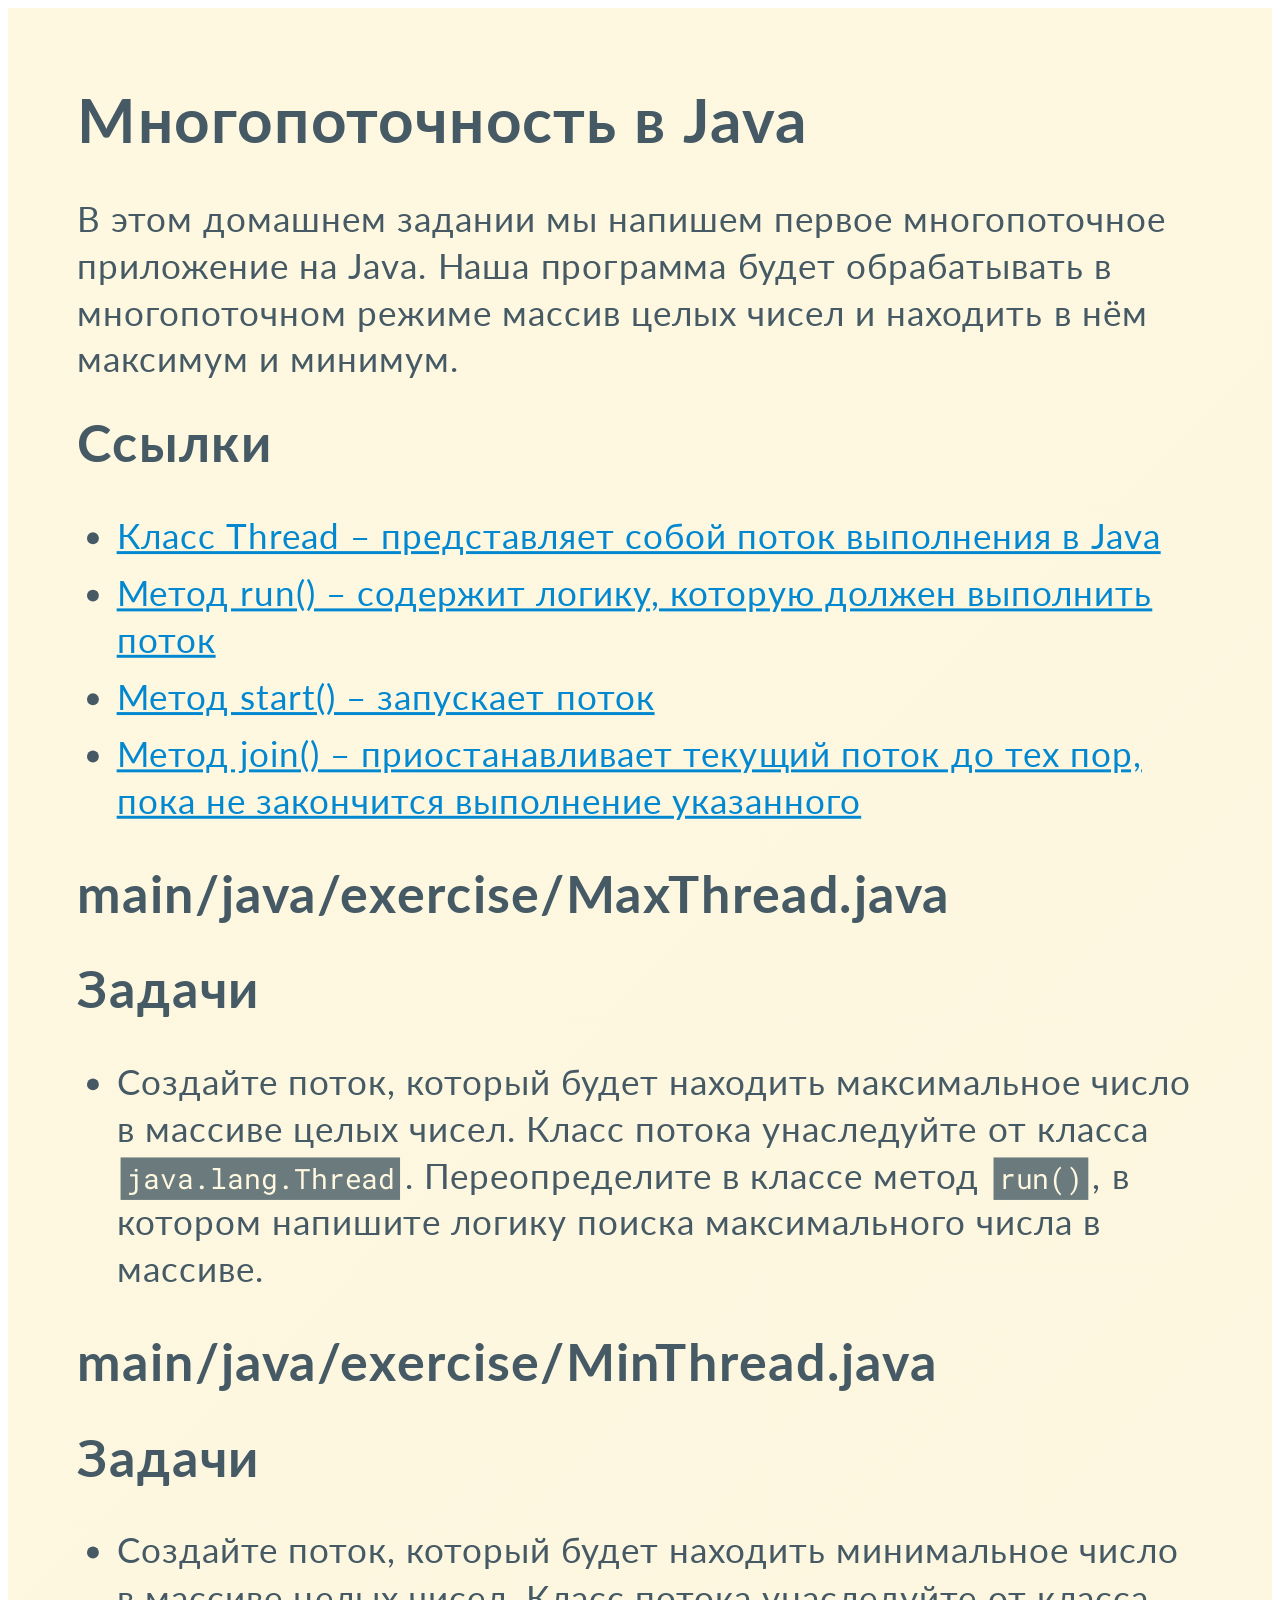
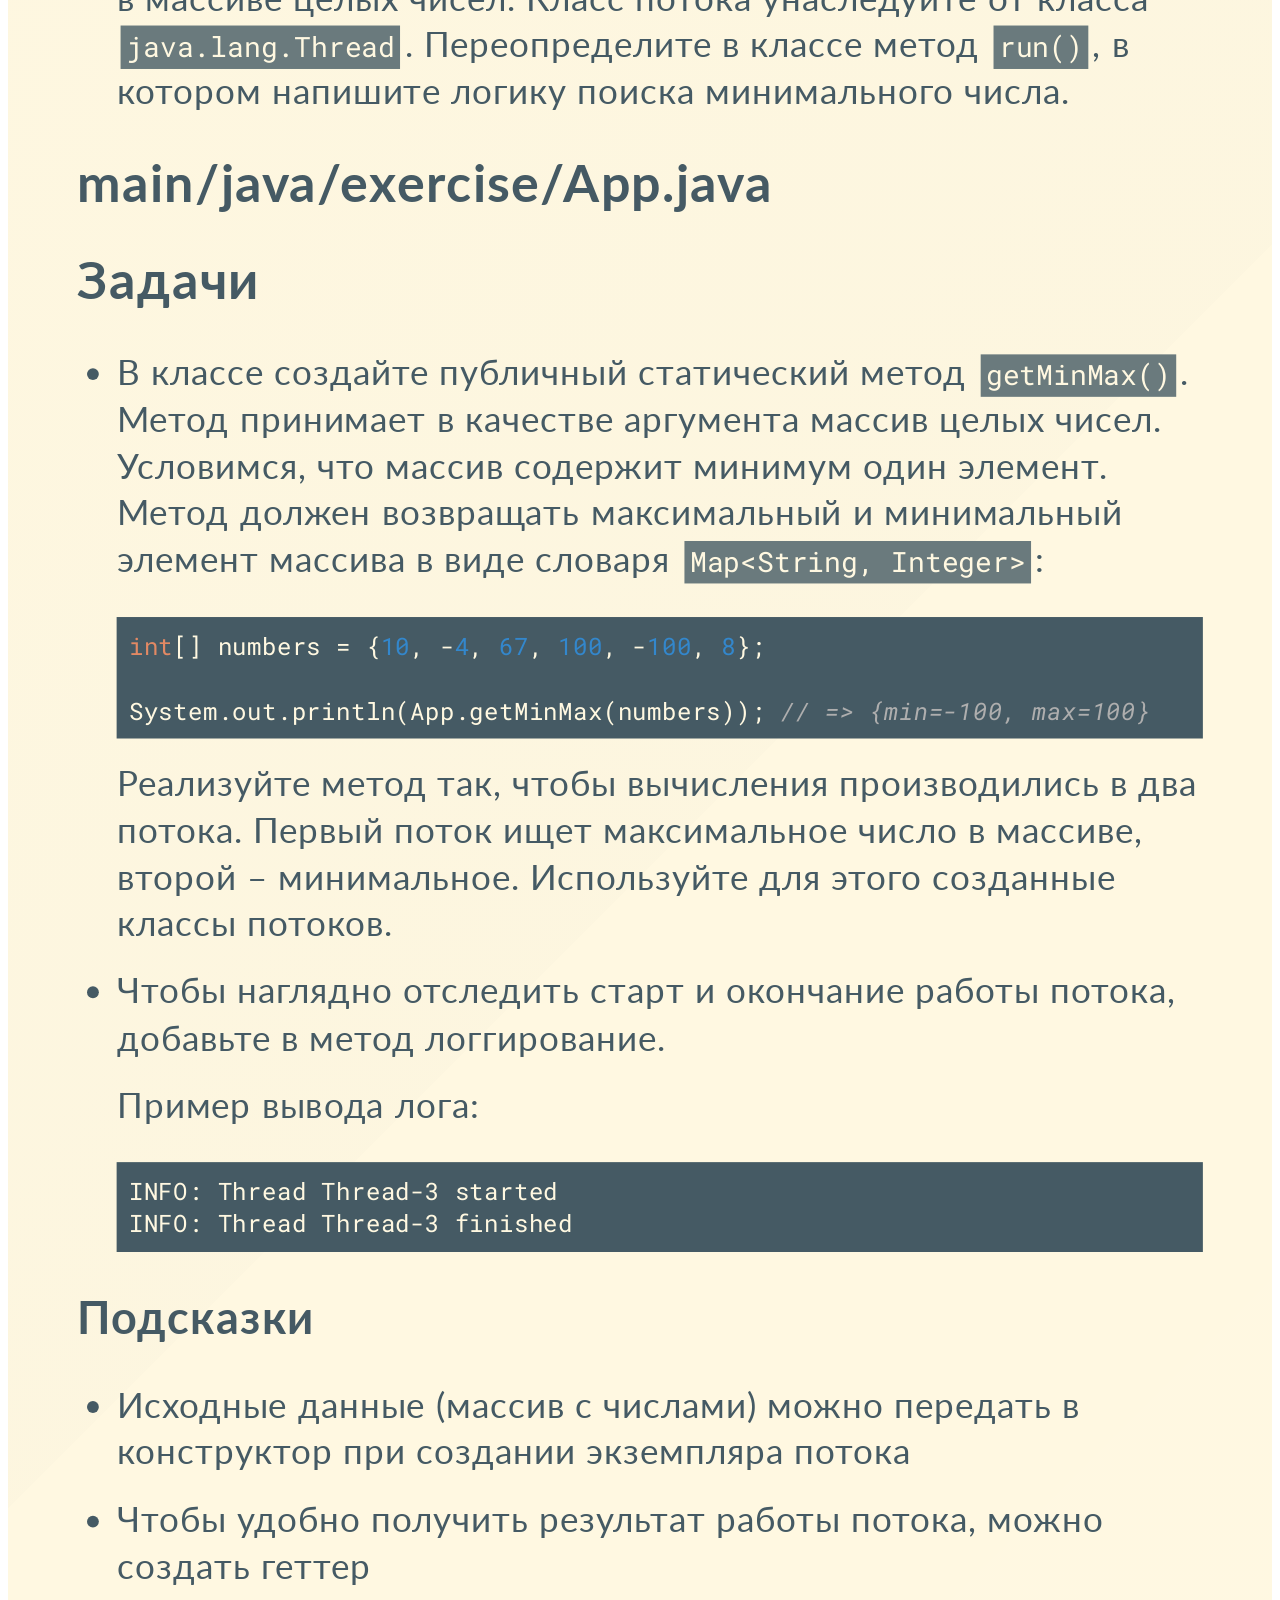
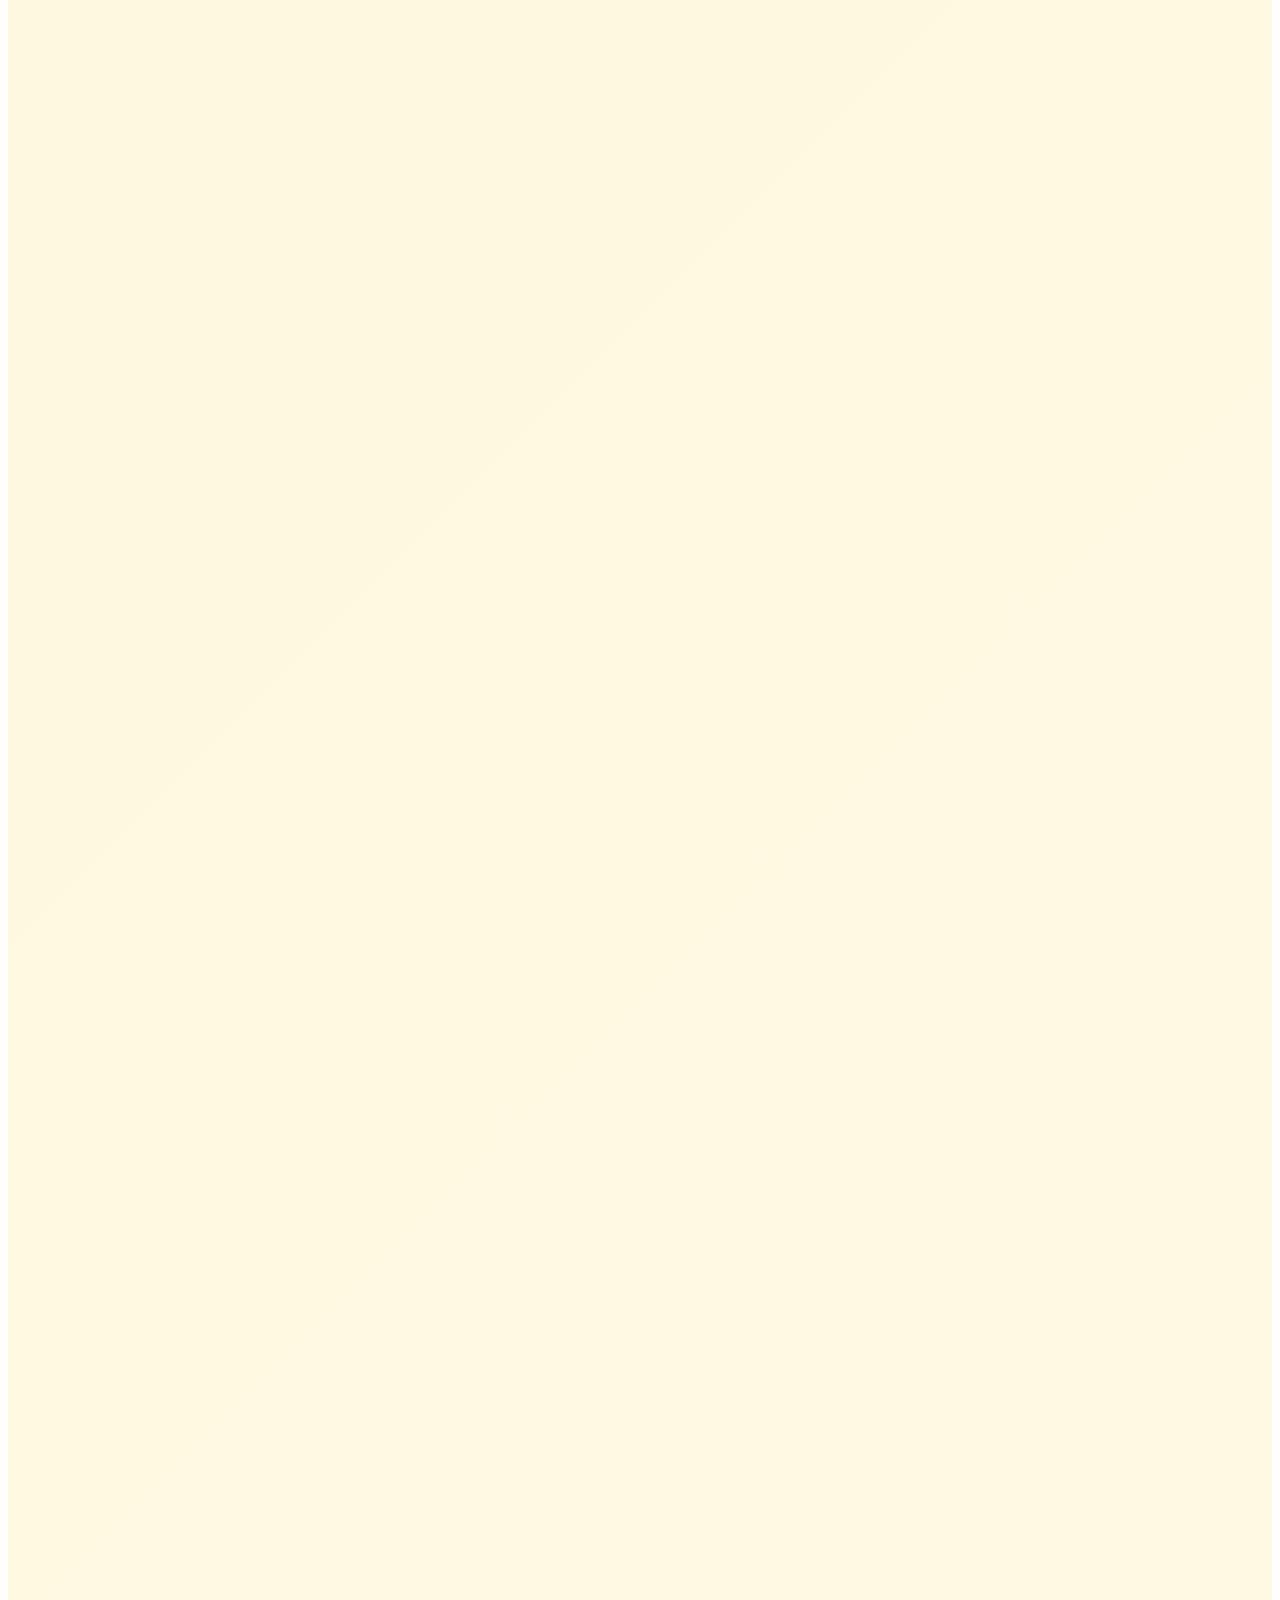
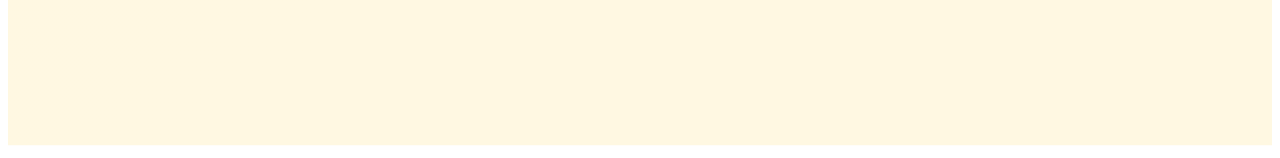
<file: java-advanced-ru/multithreading-java/README.html>
<!DOCTYPE html>
    <html>
      <head>
        <meta charset="utf-8">
      </head>
      <body>
        <style>@charset "UTF-8";@import "https://fonts.bunny.net/css?family=Lato:400,900|Roboto+Mono:400,700&display=swap";div.marpit>svg>foreignObject>section{width:1280px;height:720px;box-sizing:border-box;overflow:hidden;position:relative;scroll-snap-align:center center}div.marpit>svg>foreignObject>section:after{bottom:0;content:attr(data-marpit-pagination);padding:inherit;pointer-events:none;position:absolute;right:0}div.marpit>svg>foreignObject>section:not([data-marpit-pagination]):after{display:none}/* Normalization */div.marpit>svg>foreignObject>section :is(h1,marp-h1){font-size:2em;margin:0.67em 0}div.marpit>svg>foreignObject>section video::-webkit-media-controls{will-change:transform}@page{size:1280px 5000px;margin:0}@media print{body,html{background-color:#fff;margin:0;page-break-inside:avoid;break-inside:avoid-page}div.marpit>svg>foreignObject>section{page-break-before:always;break-before:page}div.marpit>svg>foreignObject>section,div.marpit>svg>foreignObject>section *{-webkit-print-color-adjust:exact!important;animation-delay:0s!important;animation-duration:0s!important;color-adjust:exact!important;transition:none!important}div.marpit>svg[data-marpit-svg]{display:block;height:100vh;width:100vw}}
/*!
 * Marp / Marpit Gaia theme.
 *
 * @theme gaia
 * @author Yuki Hattori
 *
 * @auto-scaling true
 * @size 16:9 1280px 720px
 * @size 4:3 960px 720px
 */div.marpit>svg>foreignObject>section :is(pre,marp-pre) code.hljs{display:block;overflow-x:auto;padding:1em}div.marpit>svg>foreignObject>section code.hljs{padding:3px 5px}div.marpit>svg>foreignObject>section .hljs{background:#000;color:#f8f8f8}div.marpit>svg>foreignObject>section .hljs-comment,div.marpit>svg>foreignObject>section .hljs-quote{color:#aeaeae;font-style:italic}div.marpit>svg>foreignObject>section .hljs-keyword,div.marpit>svg>foreignObject>section .hljs-selector-tag,div.marpit>svg>foreignObject>section .hljs-type{color:#e28964}div.marpit>svg>foreignObject>section .hljs-string{color:#65b042}div.marpit>svg>foreignObject>section .hljs-subst{color:#daefa3}div.marpit>svg>foreignObject>section .hljs-link,div.marpit>svg>foreignObject>section .hljs-regexp{color:#e9c062}div.marpit>svg>foreignObject>section .hljs-name,div.marpit>svg>foreignObject>section .hljs-section,div.marpit>svg>foreignObject>section .hljs-tag,div.marpit>svg>foreignObject>section .hljs-title{color:#89bdff}div.marpit>svg>foreignObject>section .hljs-class .hljs-title,div.marpit>svg>foreignObject>section .hljs-doctag,div.marpit>svg>foreignObject>section .hljs-title.class_{text-decoration:underline}div.marpit>svg>foreignObject>section .hljs-bullet,div.marpit>svg>foreignObject>section .hljs-number,div.marpit>svg>foreignObject>section .hljs-symbol{color:#3387cc}div.marpit>svg>foreignObject>section .hljs-params,div.marpit>svg>foreignObject>section .hljs-template-variable,div.marpit>svg>foreignObject>section .hljs-variable{color:#3e87e3}div.marpit>svg>foreignObject>section .hljs-attribute{color:#cda869}div.marpit>svg>foreignObject>section .hljs-meta{color:#8996a8}div.marpit>svg>foreignObject>section .hljs-formula{background-color:#0e2231;color:#f8f8f8;font-style:italic}div.marpit>svg>foreignObject>section .hljs-addition{background-color:#253b22;color:#f8f8f8}div.marpit>svg>foreignObject>section .hljs-deletion{background-color:#420e09;color:#f8f8f8}div.marpit>svg>foreignObject>section .hljs-selector-class{color:#9b703f}div.marpit>svg>foreignObject>section .hljs-selector-id{color:#8b98ab}div.marpit>svg>foreignObject>section .hljs-emphasis{font-style:italic}div.marpit>svg>foreignObject>section .hljs-strong{font-weight:700}div.marpit>svg>foreignObject>section :is(h1,marp-h1),div.marpit>svg>foreignObject>section :is(h2,marp-h2),div.marpit>svg>foreignObject>section :is(h3,marp-h3),div.marpit>svg>foreignObject>section :is(h4,marp-h4),div.marpit>svg>foreignObject>section :is(h5,marp-h5),div.marpit>svg>foreignObject>section :is(h6,marp-h6){margin:.5em 0 0}div.marpit>svg>foreignObject>section :is(h1,marp-h1) strong,div.marpit>svg>foreignObject>section :is(h2,marp-h2) strong,div.marpit>svg>foreignObject>section :is(h3,marp-h3) strong,div.marpit>svg>foreignObject>section :is(h4,marp-h4) strong,div.marpit>svg>foreignObject>section :is(h5,marp-h5) strong,div.marpit>svg>foreignObject>section :is(h6,marp-h6) strong{font-weight:inherit}div.marpit>svg>foreignObject>section :is(h1,marp-h1)::part(auto-scaling),div.marpit>svg>foreignObject>section :is(h2,marp-h2)::part(auto-scaling),div.marpit>svg>foreignObject>section :is(h3,marp-h3)::part(auto-scaling),div.marpit>svg>foreignObject>section :is(h4,marp-h4)::part(auto-scaling),div.marpit>svg>foreignObject>section :is(h5,marp-h5)::part(auto-scaling),div.marpit>svg>foreignObject>section :is(h6,marp-h6)::part(auto-scaling){max-height:580px}div.marpit>svg>foreignObject>section :is(h1,marp-h1){font-size:1.8em}div.marpit>svg>foreignObject>section :is(h2,marp-h2){font-size:1.5em}div.marpit>svg>foreignObject>section :is(h3,marp-h3){font-size:1.3em}div.marpit>svg>foreignObject>section :is(h4,marp-h4){font-size:1.1em}div.marpit>svg>foreignObject>section :is(h5,marp-h5){font-size:1em}div.marpit>svg>foreignObject>section :is(h6,marp-h6){font-size:.9em}div.marpit>svg>foreignObject>section blockquote,div.marpit>svg>foreignObject>section p{margin:1em 0 0}div.marpit>svg>foreignObject>section ol>li,div.marpit>svg>foreignObject>section ul>li{margin:.3em 0 0}div.marpit>svg>foreignObject>section ol>li>p,div.marpit>svg>foreignObject>section ul>li>p{margin:.6em 0 0}div.marpit>svg>foreignObject>section code{display:inline-block;font-family:Roboto Mono,monospace;font-size:.8em;letter-spacing:0;margin:-.1em .15em;padding:.1em .2em;vertical-align:baseline}div.marpit>svg>foreignObject>section :is(pre,marp-pre){display:block;margin:1em 0 0;overflow:visible}div.marpit>svg>foreignObject>section :is(pre,marp-pre) code{box-sizing:border-box;font-size:.7em;margin:0;min-width:100%;padding:.5em}div.marpit>svg>foreignObject>section :is(pre,marp-pre)::part(auto-scaling){max-height:calc(580px - 1em)}div.marpit>svg>foreignObject>section blockquote{margin:1em 0 0;padding:0 1em;position:relative}div.marpit>svg>foreignObject>section blockquote:after,div.marpit>svg>foreignObject>section blockquote:before{content:"“";display:block;font-family:Times New Roman,serif;font-weight:700;position:absolute}div.marpit>svg>foreignObject>section blockquote:before{left:0;top:0}div.marpit>svg>foreignObject>section blockquote:after{bottom:0;right:0;transform:rotate(180deg)}div.marpit>svg>foreignObject>section blockquote>:first-child{margin-top:0}div.marpit>svg>foreignObject>section mark{background:transparent}div.marpit>svg>foreignObject>section table{border-collapse:collapse;border-spacing:0;margin:1em 0 0}div.marpit>svg>foreignObject>section table td,div.marpit>svg>foreignObject>section table th{border-style:solid;border-width:1px;padding:.2em .4em}div.marpit>svg>foreignObject>section footer,div.marpit>svg>foreignObject>section header,div.marpit>svg>foreignObject>section:after{box-sizing:border-box;font-size:66%;height:70px;line-height:50px;overflow:hidden;padding:10px 25px;position:absolute}div.marpit>svg>foreignObject>section:after{--marpit-root-font-size:66%}div.marpit>svg>foreignObject>section header{top:0}div.marpit>svg>foreignObject>section footer,div.marpit>svg>foreignObject>section header{left:0;right:0}div.marpit>svg>foreignObject>section footer{bottom:0}div.marpit>svg>foreignObject>section{word-wrap:break-word;--color-background:#fff8e1;--color-background-stripe:rgba(69,90,100,.1);--color-foreground:#455a64;--color-dimmed:#6a7a7d;--color-highlight:#0288d1;background-color:var(--color-background);background-image:linear-gradient(135deg,hsla(0,0%,53%,0),hsla(0,0%,53%,.02) 50%,hsla(0,0%,100%,0) 0,hsla(0,0%,100%,.05));color:var(--color-foreground);font-family:Lato,Avenir Next,Avenir,Trebuchet MS,Segoe UI,sans-serif;font-size:35px;height:720px;letter-spacing:1.25px;line-height:1.35;padding:70px;width:1280px}div.marpit>svg>foreignObject>section{--marpit-root-font-size:35px}div.marpit>svg>foreignObject>section:after{bottom:0;font-size:80%;right:0}div.marpit>svg>foreignObject>section:after{--marpit-root-font-size:80%}div.marpit>svg>foreignObject>section a,div.marpit>svg>foreignObject>section mark{color:var(--color-highlight)}div.marpit>svg>foreignObject>section code{background:var(--color-dimmed);color:var(--color-background)}div.marpit>svg>foreignObject>section :is(h1,marp-h1) strong,div.marpit>svg>foreignObject>section :is(h2,marp-h2) strong,div.marpit>svg>foreignObject>section :is(h3,marp-h3) strong,div.marpit>svg>foreignObject>section :is(h4,marp-h4) strong,div.marpit>svg>foreignObject>section :is(h5,marp-h5) strong,div.marpit>svg>foreignObject>section :is(h6,marp-h6) strong{color:var(--color-highlight)}div.marpit>svg>foreignObject>section :is(pre,marp-pre){background:var(--color-foreground)}div.marpit>svg>foreignObject>section :is(pre,marp-pre)>code{background:transparent}div.marpit>svg>foreignObject>section blockquote:after,div.marpit>svg>foreignObject>section blockquote:before,div.marpit>svg>foreignObject>section footer,div.marpit>svg>foreignObject>section header,div.marpit>svg>foreignObject>section section:after{color:var(--color-dimmed)}div.marpit>svg>foreignObject>section table td,div.marpit>svg>foreignObject>section table th{border-color:var(--color-foreground)}div.marpit>svg>foreignObject>section table thead th{background:var(--color-foreground);color:var(--color-background)}div.marpit>svg>foreignObject>section table tbody>tr:nth-child(odd) td,div.marpit>svg>foreignObject>section table tbody>tr:nth-child(odd) th{background:var(--color-background-stripe,transparent)}div.marpit>svg>foreignObject>section>:first-child,div.marpit>svg>foreignObject>section>header:first-child+*{margin-top:0}div.marpit>svg>foreignObject>section:where(.invert){--color-background:#455a64;--color-background-stripe:rgba(255,248,225,.1);--color-foreground:#fff8e1;--color-dimmed:#dad8c8;--color-highlight:#81d4fa}div.marpit>svg>foreignObject>section:where(.gaia){--color-background:#0288d1;--color-background-stripe:rgba(255,248,225,.1);--color-foreground:#fff8e1;--color-dimmed:#cce2de;--color-highlight:#81d4fa}div.marpit>svg>foreignObject>section:where(.lead){display:flex;flex-flow:column nowrap;justify-content:center}div.marpit>svg>foreignObject>section:where(.lead) :is(h1,marp-h1),div.marpit>svg>foreignObject>section:where(.lead) :is(h2,marp-h2),div.marpit>svg>foreignObject>section:where(.lead) :is(h3,marp-h3),div.marpit>svg>foreignObject>section:where(.lead) :is(h4,marp-h4),div.marpit>svg>foreignObject>section:where(.lead) :is(h5,marp-h5),div.marpit>svg>foreignObject>section:where(.lead) :is(h6,marp-h6){text-align:center}div.marpit>svg>foreignObject>section:where(.lead) p{text-align:center}div.marpit>svg>foreignObject>section:where(.lead) blockquote>:is(h1,marp-h1),div.marpit>svg>foreignObject>section:where(.lead) blockquote>:is(h2,marp-h2),div.marpit>svg>foreignObject>section:where(.lead) blockquote>:is(h3,marp-h3),div.marpit>svg>foreignObject>section:where(.lead) blockquote>:is(h4,marp-h4),div.marpit>svg>foreignObject>section:where(.lead) blockquote>:is(h5,marp-h5),div.marpit>svg>foreignObject>section:where(.lead) blockquote>:is(h6,marp-h6),div.marpit>svg>foreignObject>section:where(.lead) blockquote>p{text-align:left}div.marpit>svg>foreignObject>section:where(.lead) ol>li>p,div.marpit>svg>foreignObject>section:where(.lead) ul>li>p{text-align:left}div.marpit>svg>foreignObject>section:where(.lead) table{margin-left:auto;margin-right:auto}div.marpit>svg>foreignObject>section img[data-marp-twemoji]{background:transparent;height:1em;margin:0 .05em 0 .1em;vertical-align:-.1em;width:1em}
    /* @theme my-first-theme */div.marpit>svg>foreignObject>section{width:1280px;height:5000px}div.marpit>svg>foreignObject>section[data-marpit-advanced-background=background]{columns:initial!important;display:block!important;padding:0!important}div.marpit>svg>foreignObject>section[data-marpit-advanced-background=background]:after,div.marpit>svg>foreignObject>section[data-marpit-advanced-background=background]:before,div.marpit>svg>foreignObject>section[data-marpit-advanced-background=content]:after,div.marpit>svg>foreignObject>section[data-marpit-advanced-background=content]:before{display:none!important}div.marpit>svg>foreignObject>section[data-marpit-advanced-background=background]>div[data-marpit-advanced-background-container]{all:initial;display:flex;flex-direction:row;height:100%;overflow:hidden;width:100%}div.marpit>svg>foreignObject>section[data-marpit-advanced-background=background]>div[data-marpit-advanced-background-container][data-marpit-advanced-background-direction=vertical]{flex-direction:column}div.marpit>svg>foreignObject>section[data-marpit-advanced-background=background][data-marpit-advanced-background-split]>div[data-marpit-advanced-background-container]{width:var(--marpit-advanced-background-split,50%)}div.marpit>svg>foreignObject>section[data-marpit-advanced-background=background][data-marpit-advanced-background-split=right]>div[data-marpit-advanced-background-container]{margin-left:calc(100% - var(--marpit-advanced-background-split, 50%))}div.marpit>svg>foreignObject>section[data-marpit-advanced-background=background]>div[data-marpit-advanced-background-container]>figure{all:initial;background-position:center;background-repeat:no-repeat;background-size:cover;flex:auto;margin:0}div.marpit>svg>foreignObject>section[data-marpit-advanced-background=content],div.marpit>svg>foreignObject>section[data-marpit-advanced-background=pseudo]{background:transparent!important}div.marpit>svg>foreignObject>section[data-marpit-advanced-background=pseudo],div.marpit>svg[data-marpit-svg]>foreignObject[data-marpit-advanced-background=pseudo]{pointer-events:none!important}div.marpit>svg>foreignObject>section[data-marpit-advanced-background-split]{width:100%;height:100%}</style>
        <div class="marpit"><svg data-marpit-svg="" viewBox="0 0 1280 5000"><foreignObject width="1280" height="5000"><section id="1" data-marpit-fragments="10">
<h1>Многопоточность в Java</h1>
<p>В этом домашнем задании мы напишем первое многопоточное приложение на Java. Наша программа будет обрабатывать в многопоточном режиме массив целых чисел и находить в нём максимум и минимум.</p>
<h2>Ссылки</h2>
<ul>
<li data-marpit-fragment="1"><a href="https://docs.oracle.com/en/java/javase/16/docs/api/java.base/java/lang/Thread.html">Класс Thread – представляет собой поток выполнения в Java</a></li>
<li data-marpit-fragment="2"><a href="https://docs.oracle.com/en/java/javase/16/docs/api/java.base/java/lang/Thread.html#run()">Метод run() – содержит логику, которую должен выполнить поток</a></li>
<li data-marpit-fragment="3"><a href="https://docs.oracle.com/en/java/javase/16/docs/api/java.base/java/lang/Thread.html#start()">Метод start() – запускает поток</a></li>
<li data-marpit-fragment="4"><a href="https://docs.oracle.com/en/java/javase/16/docs/api/java.base/java/lang/Thread.html#join()">Метод join() – приостанавливает текущий поток до тех пор, пока не закончится выполнение указанного</a></li>
</ul>
<h2>main/java/exercise/MaxThread.java</h2>
<h2>Задачи</h2>
<ul>
<li data-marpit-fragment="5">Создайте поток, который будет находить максимальное число в массиве целых чисел.  Класс потока унаследуйте от класса <code>java.lang.Thread</code>. Переопределите в классе метод <code>run()</code>, в котором напишите логику поиска максимального числа в массиве.</li>
</ul>
<h2>main/java/exercise/MinThread.java</h2>
<h2>Задачи</h2>
<ul>
<li data-marpit-fragment="6">Создайте поток, который будет находить минимальное число в массиве целых чисел. Класс потока унаследуйте от класса <code>java.lang.Thread</code>. Переопределите в классе метод <code>run()</code>, в котором напишите логику поиска минимального числа.</li>
</ul>
<h2>main/java/exercise/App.java</h2>
<h2>Задачи</h2>
<ul>
<li data-marpit-fragment="7">
<p>В классе создайте публичный статический метод <code>getMinMax()</code>. Метод принимает в качестве аргумента массив целых чисел. Условимся, что массив содержит минимум один элемент. Метод должен возвращать максимальный и минимальный элемент массива в виде словаря <code>Map&lt;String, Integer&gt;</code>:</p>
<pre><code class="language-java"><span class="hljs-type">int</span>[] numbers = {<span class="hljs-number">10</span>, -<span class="hljs-number">4</span>, <span class="hljs-number">67</span>, <span class="hljs-number">100</span>, -<span class="hljs-number">100</span>, <span class="hljs-number">8</span>};

System.out.println(App.getMinMax(numbers)); <span class="hljs-comment">// =&gt; {min=-100, max=100}</span>
</code></pre>
<p>Реализуйте метод так, чтобы вычисления производились в два потока. Первый поток ищет максимальное число в массиве, второй – минимальное. Используйте для этого созданные классы потоков.</p>
</li>
<li data-marpit-fragment="8">
<p>Чтобы наглядно отследить старт и окончание работы потока, добавьте в метод  логгирование.</p>
<p>Пример вывода лога:</p>
<pre><code class="language-bash">INFO: Thread Thread-3 started
INFO: Thread Thread-3 finished
</code></pre>
</li>
</ul>
<h3>Подсказки</h3>
<ul>
<li data-marpit-fragment="9">
<p>Исходные данные (массив с числами) можно передать в конструктор при создании экземпляра потока</p>
</li>
<li data-marpit-fragment="10">
<p>Чтобы удобно получить результат работы потока, можно создать геттер</p>
</li>
</ul>
</section>
<script>!function(){"use strict";const t={h1:{proto:()=>HTMLHeadingElement,attrs:{role:"heading","aria-level":"1"},style:"display: block; font-size: 2em; margin-block-start: 0.67em; margin-block-end: 0.67em; margin-inline-start: 0px; margin-inline-end: 0px; font-weight: bold;"},h2:{proto:()=>HTMLHeadingElement,attrs:{role:"heading","aria-level":"2"},style:"display: block; font-size: 1.5em; margin-block-start: 0.83em; margin-block-end: 0.83em; margin-inline-start: 0px; margin-inline-end: 0px; font-weight: bold;"},h3:{proto:()=>HTMLHeadingElement,attrs:{role:"heading","aria-level":"3"},style:"display: block; font-size: 1.17em; margin-block-start: 1em; margin-block-end: 1em; margin-inline-start: 0px; margin-inline-end: 0px; font-weight: bold;"},h4:{proto:()=>HTMLHeadingElement,attrs:{role:"heading","aria-level":"4"},style:"display: block; margin-block-start: 1.33em; margin-block-end: 1.33em; margin-inline-start: 0px; margin-inline-end: 0px; font-weight: bold;"},h5:{proto:()=>HTMLHeadingElement,attrs:{role:"heading","aria-level":"5"},style:"display: block; font-size: 0.83em; margin-block-start: 1.67em; margin-block-end: 1.67em; margin-inline-start: 0px; margin-inline-end: 0px; font-weight: bold;"},h6:{proto:()=>HTMLHeadingElement,attrs:{role:"heading","aria-level":"6"},style:"display: block; font-size: 0.67em; margin-block-start: 2.33em; margin-block-end: 2.33em; margin-inline-start: 0px; margin-inline-end: 0px; font-weight: bold;"},span:{proto:()=>HTMLSpanElement},pre:{proto:()=>HTMLElement,style:"display: block; font-family: monospace; white-space: pre; margin: 1em 0; --marp-auto-scaling-white-space: pre;"}},e="data-marp-auto-scaling-wrapper",i="data-marp-auto-scaling-svg",n="data-marp-auto-scaling-container";class s extends HTMLElement{constructor(){super(),this.svgPreserveAspectRatio="xMinYMid meet";const t=t=>([e])=>{const{width:i,height:n}=e.contentRect;this[t]={width:i,height:n},this.updateSVGRect()};this.attachShadow({mode:"open"}),this.containerObserver=new ResizeObserver(t("containerSize")),this.wrapperObserver=new ResizeObserver(((...e)=>{t("wrapperSize")(...e),this.flushSvgDisplay()}))}static get observedAttributes(){return["data-downscale-only"]}connectedCallback(){var t,s,o,r,a;this.shadowRoot.innerHTML=`\n<style>\n  svg[${i}] { display: block; width: 100%; height: auto; vertical-align: top; }\n  span[${n}] { display: table; white-space: var(--marp-auto-scaling-white-space, nowrap); width: max-content; }\n</style>\n<div ${e}>\n  <svg part="svg" ${i}>\n    <foreignObject><span ${n}><slot></slot></span></foreignObject>\n  </svg>\n</div>\n    `.split(/\n\s*/).join(""),this.wrapper=null!==(t=this.shadowRoot.querySelector(`div[${e}]`))&&void 0!==t?t:void 0;const l=this.svg;this.svg=null!==(o=null===(s=this.wrapper)||void 0===s?void 0:s.querySelector(`svg[${i}]`))&&void 0!==o?o:void 0,this.svg!==l&&(this.svgComputedStyle=this.svg?window.getComputedStyle(this.svg):void 0),this.container=null!==(a=null===(r=this.svg)||void 0===r?void 0:r.querySelector(`span[${n}]`))&&void 0!==a?a:void 0,this.observe()}disconnectedCallback(){this.svg=void 0,this.svgComputedStyle=void 0,this.wrapper=void 0,this.container=void 0,this.observe()}attributeChangedCallback(){this.observe()}flushSvgDisplay(){const{svg:t}=this;t&&(t.style.display="inline",requestAnimationFrame((()=>{t.style.display=""})))}observe(){this.containerObserver.disconnect(),this.wrapperObserver.disconnect(),this.wrapper&&this.wrapperObserver.observe(this.wrapper),this.container&&this.containerObserver.observe(this.container),this.svgComputedStyle&&this.observeSVGStyle(this.svgComputedStyle)}observeSVGStyle(t){const e=()=>{const i=(()=>{const e=t.getPropertyValue("--preserve-aspect-ratio");if(e)return e.trim();return`x${(({textAlign:t,direction:e})=>{if(t.endsWith("left"))return"Min";if(t.endsWith("right"))return"Max";if("start"===t||"end"===t){let i="rtl"===e;return"end"===t&&(i=!i),i?"Max":"Min"}return"Mid"})(t)}YMid meet`})();i!==this.svgPreserveAspectRatio&&(this.svgPreserveAspectRatio=i,this.updateSVGRect()),t===this.svgComputedStyle&&requestAnimationFrame(e)};e()}updateSVGRect(){var t,e,i,n,s,o,r;let a=Math.ceil(null!==(e=null===(t=this.containerSize)||void 0===t?void 0:t.width)&&void 0!==e?e:0);const l=Math.ceil(null!==(n=null===(i=this.containerSize)||void 0===i?void 0:i.height)&&void 0!==n?n:0);void 0!==this.dataset.downscaleOnly&&(a=Math.max(a,null!==(o=null===(s=this.wrapperSize)||void 0===s?void 0:s.width)&&void 0!==o?o:0));const c=null===(r=this.svg)||void 0===r?void 0:r.querySelector(":scope > foreignObject");if(null==c||c.setAttribute("width",`${a}`),null==c||c.setAttribute("height",`${l}`),this.svg&&(this.svg.setAttribute("viewBox",`0 0 ${a} ${l}`),this.svg.setAttribute("preserveAspectRatio",this.svgPreserveAspectRatio),this.svg.style.height=a<=0||l<=0?"0":""),this.container){const t=this.svgPreserveAspectRatio.toLowerCase();this.container.style.marginLeft=t.startsWith("xmid")||t.startsWith("xmax")?"auto":"0",this.container.style.marginRight=t.startsWith("xmi")?"auto":"0"}}}const o=(t,{attrs:e={},style:i})=>class extends t{constructor(...t){super(...t);for(const[t,i]of Object.entries(e))this.hasAttribute(t)||this.setAttribute(t,i);this.attachShadow({mode:"open"})}static get observedAttributes(){return["data-auto-scaling"]}connectedCallback(){this._update()}attributeChangedCallback(){this._update()}_update(){const t=i?`<style>:host { ${i} }</style>`:"";let e="<slot></slot>";const{autoScaling:n}=this.dataset;if(void 0!==n){e=`<marp-auto-scaling exportparts="svg:auto-scaling" ${"downscale-only"===n?"data-downscale-only":""}>${e}</marp-auto-scaling>`}this.shadowRoot.innerHTML=t+e}};let r;const a=Symbol(),l="marpitSVGPolyfill:setZoomFactor,",c=Symbol();let d,p;function h(t){const e="object"==typeof t&&t.target||document,i="object"==typeof t?t.zoom:t;window[c]||(Object.defineProperty(window,c,{configurable:!0,value:!0}),window.addEventListener("message",(({data:t,origin:e})=>{if(e===window.origin)try{if(t&&"string"==typeof t&&t.startsWith(l)){const[,e]=t.split(","),i=Number.parseFloat(e);Number.isNaN(i)||(p=i)}}catch(t){console.error(t)}})));let n=!1;Array.from(e.querySelectorAll("svg[data-marpit-svg]"),(t=>{var e,s,o,r;t.style.transform||(t.style.transform="translateZ(0)");const a=i||p||t.currentScale||1;d!==a&&(d=a,n=a);const l=t.getBoundingClientRect(),{length:c}=t.children;for(let i=0;i<c;i+=1){const n=t.children[i];if(n.getScreenCTM){const t=n.getScreenCTM();if(t){const i=null!==(s=null===(e=n.x)||void 0===e?void 0:e.baseVal.value)&&void 0!==s?s:0,c=null!==(r=null===(o=n.y)||void 0===o?void 0:o.baseVal.value)&&void 0!==r?r:0,d=n.children.length;for(let e=0;e<d;e+=1){const s=n.children[e];if("SECTION"===s.tagName){const{style:e}=s;e.transformOrigin||(e.transformOrigin=`${-i}px ${-c}px`),e.transform=`scale(${a}) matrix(${t.a}, ${t.b}, ${t.c}, ${t.d}, ${t.e-l.left}, ${t.f-l.top}) translateZ(0.0001px)`;break}}}}}})),!1!==n&&Array.from(e.querySelectorAll("iframe"),(({contentWindow:t})=>{null==t||t.postMessage(`${l}${n}`,"null"===window.origin?"*":window.origin)}))}function g({once:t=!1,target:e=document}={}){const i="Apple Computer, Inc."===navigator.vendor?[h]:[];let n=!t;const s=()=>{for(const t of i)t({target:e});n&&window.requestAnimationFrame(s)};return s(),()=>{n=!1}}d=1,p=void 0;const m=Symbol(),v=(e=document)=>{if("undefined"==typeof window)throw new Error("Marp Core's browser script is valid only in browser context.");if(((e=document)=>{const i=window[a];i||customElements.define("marp-auto-scaling",s);for(const n of Object.keys(t)){const s=`marp-${n}`,a=t[n].proto();null!=r||(r=!!document.createElement("div",{is:"marp-auto-scaling"}).outerHTML.startsWith("<div is")),r&&a!==HTMLElement?i||customElements.define(s,o(a,{style:t[n].style}),{extends:n}):(i||customElements.define(s,o(HTMLElement,t[n])),e.querySelectorAll(`${n}[is="${s}"]`).forEach((t=>{t.outerHTML=t.outerHTML.replace(new RegExp(`^<${n}`,"i"),`<${s}`).replace(new RegExp(`</${n}>$`,"i"),`</${s}>`)})))}window[a]=!0})(e),e[m])return e[m];const i=g({target:e}),n=()=>{i(),delete e[m]},l=Object.assign(n,{cleanup:n,update:()=>v(e)});return Object.defineProperty(e,m,{configurable:!0,value:l}),l},u=document.currentScript;v(u?u.getRootNode():document)}();
</script></foreignObject></svg></div>
      </body>
    </html>
</file>
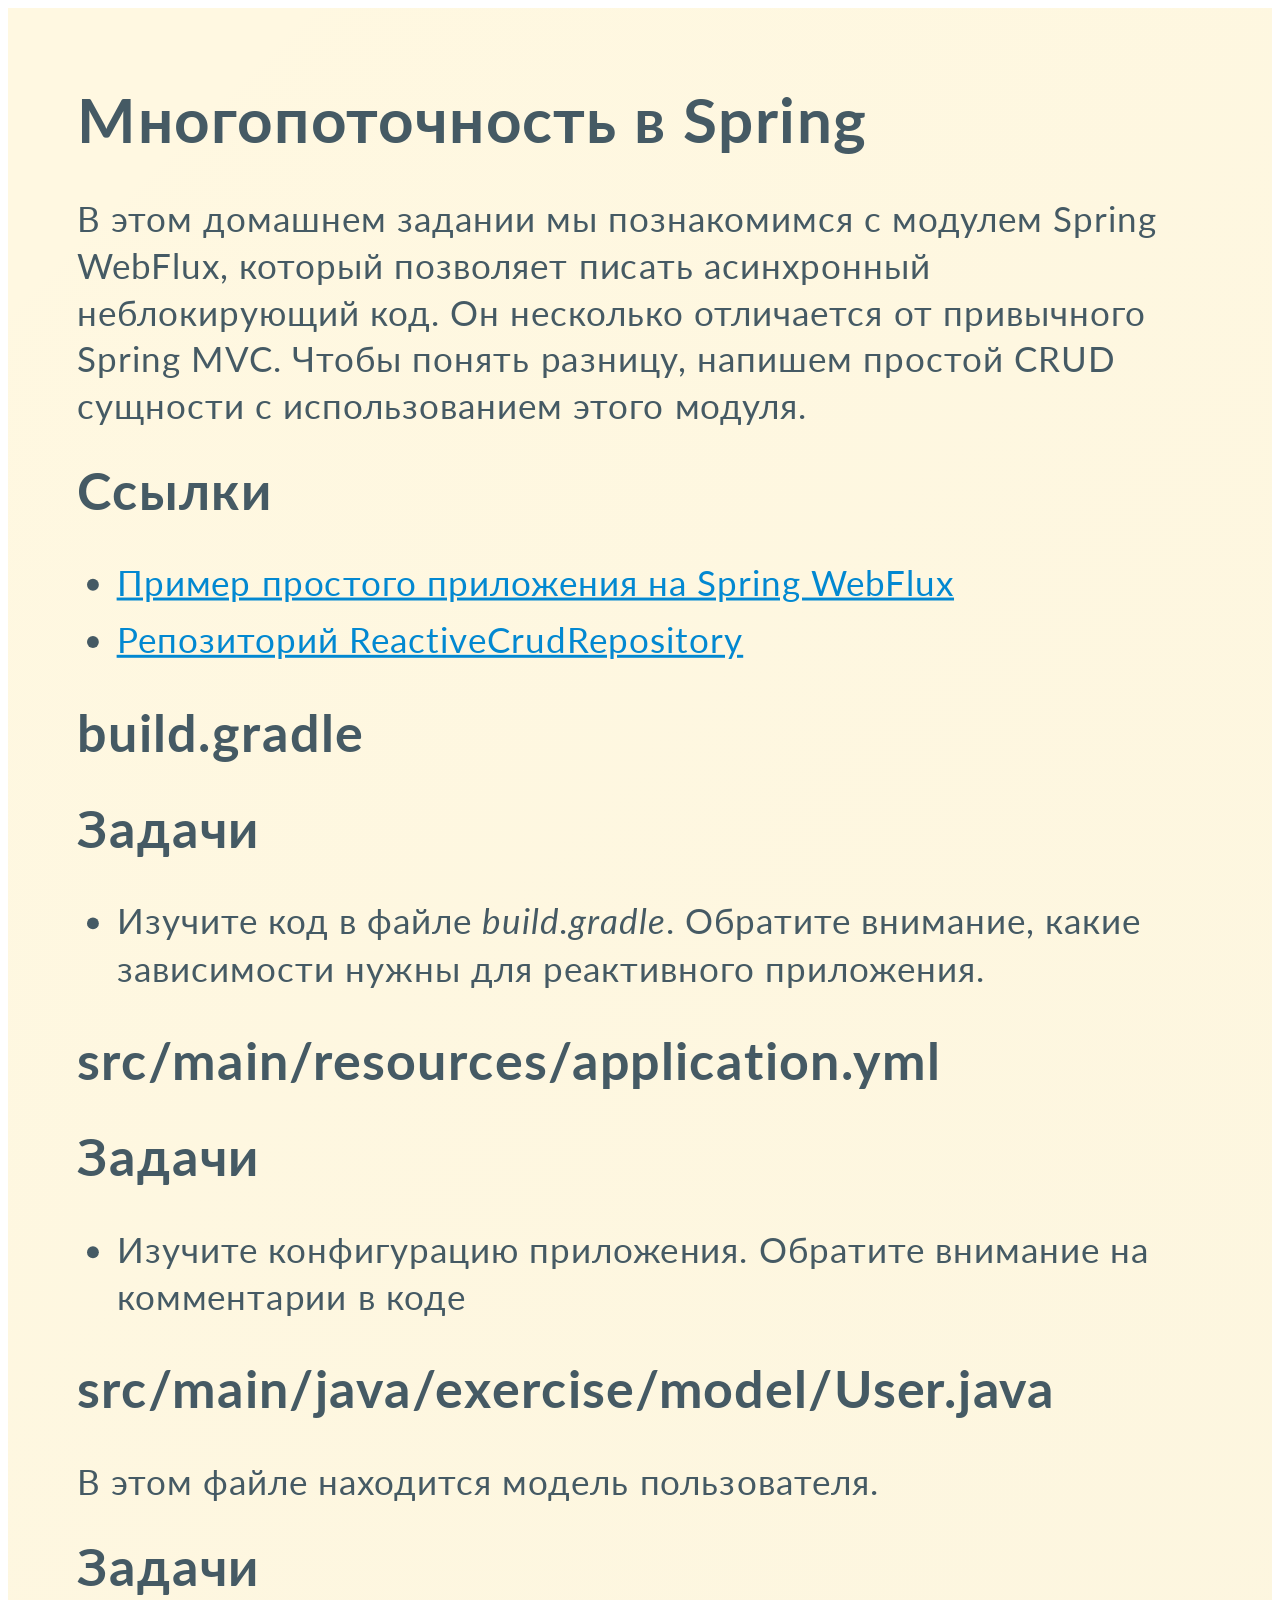
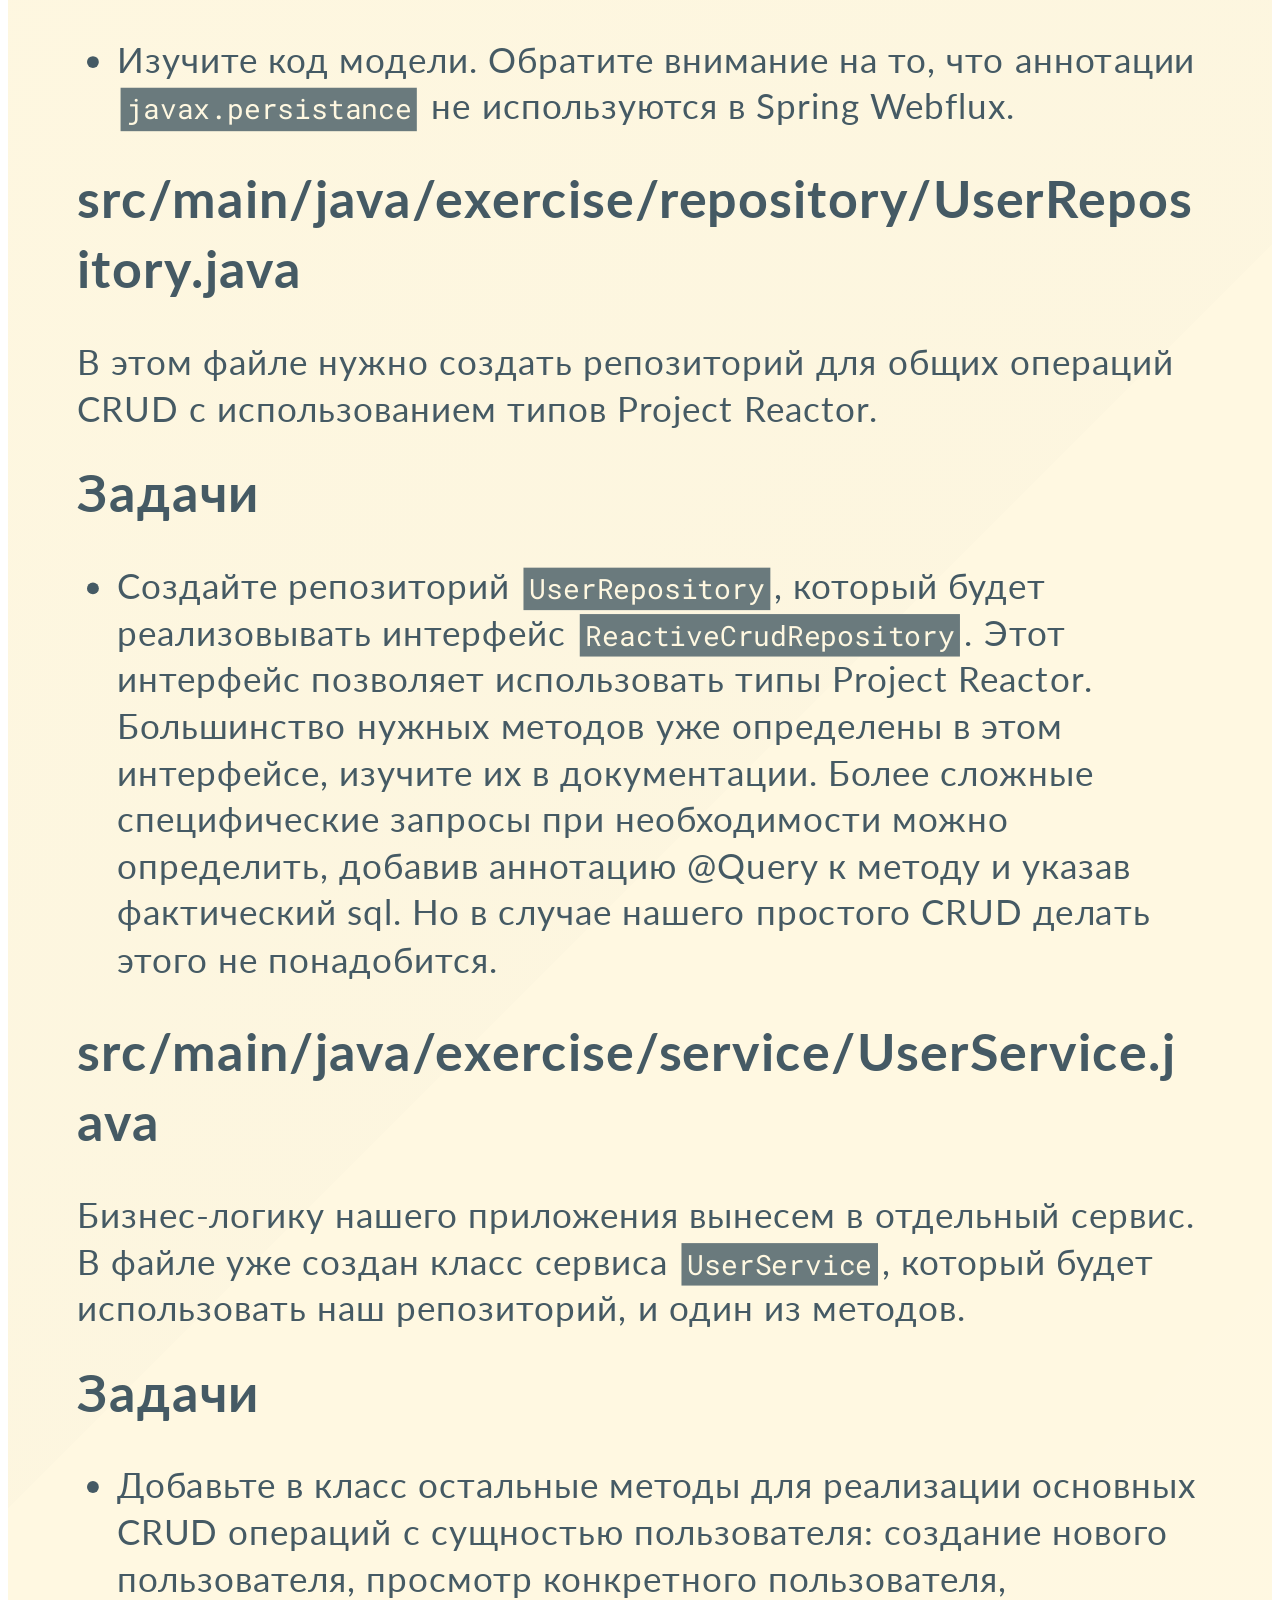
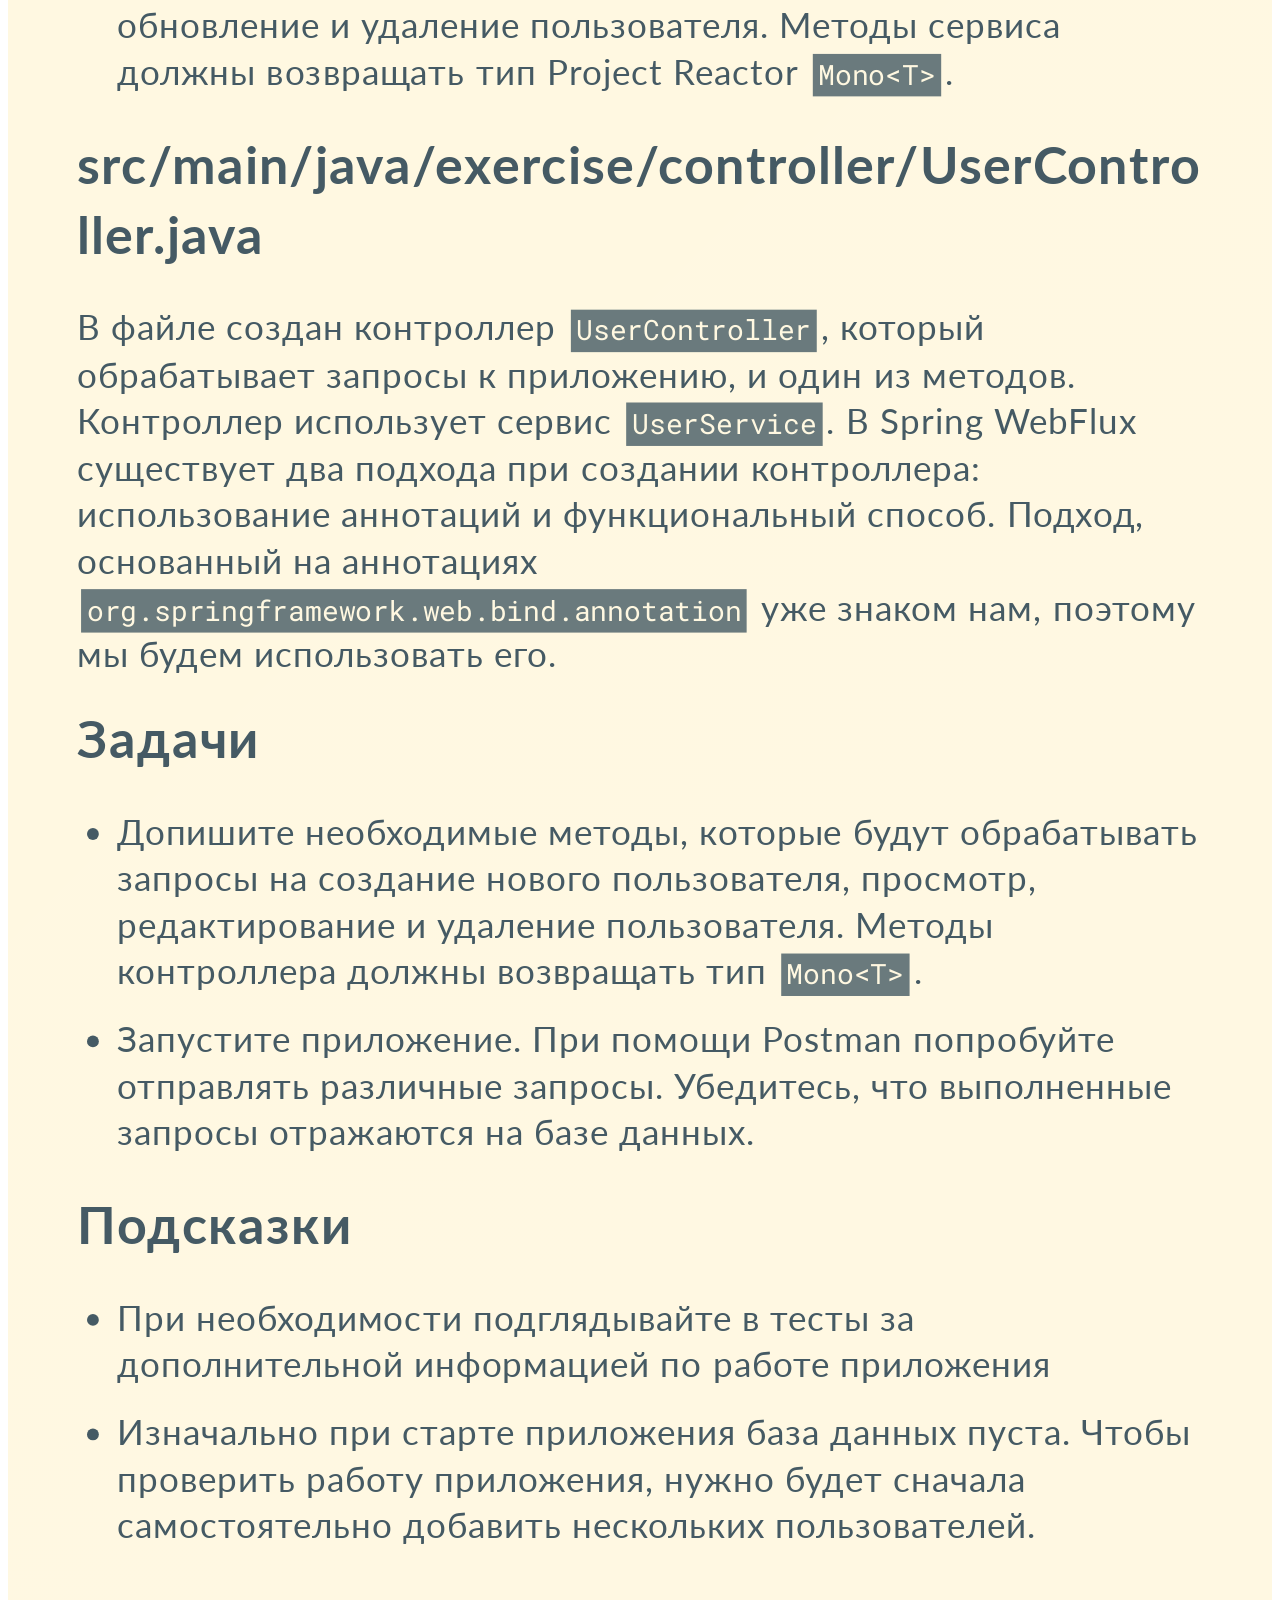
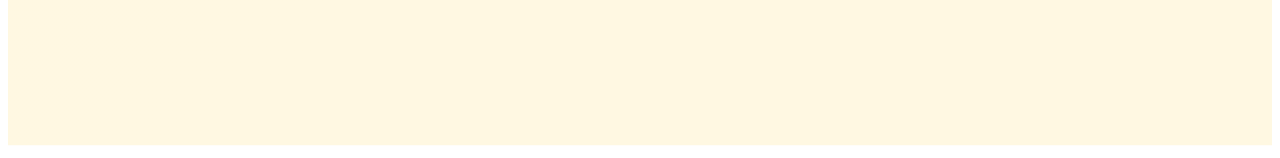
<file: java-advanced-ru/multithreading-spring/README.html>
<!DOCTYPE html>
    <html>
      <head>
        <meta charset="utf-8">
      </head>
      <body>
        <style>@charset "UTF-8";@import "https://fonts.bunny.net/css?family=Lato:400,900|Roboto+Mono:400,700&display=swap";div.marpit>svg>foreignObject>section{width:1280px;height:720px;box-sizing:border-box;overflow:hidden;position:relative;scroll-snap-align:center center}div.marpit>svg>foreignObject>section:after{bottom:0;content:attr(data-marpit-pagination);padding:inherit;pointer-events:none;position:absolute;right:0}div.marpit>svg>foreignObject>section:not([data-marpit-pagination]):after{display:none}/* Normalization */div.marpit>svg>foreignObject>section :is(h1,marp-h1){font-size:2em;margin:0.67em 0}div.marpit>svg>foreignObject>section video::-webkit-media-controls{will-change:transform}@page{size:1280px 5000px;margin:0}@media print{body,html{background-color:#fff;margin:0;page-break-inside:avoid;break-inside:avoid-page}div.marpit>svg>foreignObject>section{page-break-before:always;break-before:page}div.marpit>svg>foreignObject>section,div.marpit>svg>foreignObject>section *{-webkit-print-color-adjust:exact!important;animation-delay:0s!important;animation-duration:0s!important;color-adjust:exact!important;transition:none!important}div.marpit>svg[data-marpit-svg]{display:block;height:100vh;width:100vw}}
/*!
 * Marp / Marpit Gaia theme.
 *
 * @theme gaia
 * @author Yuki Hattori
 *
 * @auto-scaling true
 * @size 16:9 1280px 720px
 * @size 4:3 960px 720px
 */div.marpit>svg>foreignObject>section :is(pre,marp-pre) code.hljs{display:block;overflow-x:auto;padding:1em}div.marpit>svg>foreignObject>section code.hljs{padding:3px 5px}div.marpit>svg>foreignObject>section .hljs{background:#000;color:#f8f8f8}div.marpit>svg>foreignObject>section .hljs-comment,div.marpit>svg>foreignObject>section .hljs-quote{color:#aeaeae;font-style:italic}div.marpit>svg>foreignObject>section .hljs-keyword,div.marpit>svg>foreignObject>section .hljs-selector-tag,div.marpit>svg>foreignObject>section .hljs-type{color:#e28964}div.marpit>svg>foreignObject>section .hljs-string{color:#65b042}div.marpit>svg>foreignObject>section .hljs-subst{color:#daefa3}div.marpit>svg>foreignObject>section .hljs-link,div.marpit>svg>foreignObject>section .hljs-regexp{color:#e9c062}div.marpit>svg>foreignObject>section .hljs-name,div.marpit>svg>foreignObject>section .hljs-section,div.marpit>svg>foreignObject>section .hljs-tag,div.marpit>svg>foreignObject>section .hljs-title{color:#89bdff}div.marpit>svg>foreignObject>section .hljs-class .hljs-title,div.marpit>svg>foreignObject>section .hljs-doctag,div.marpit>svg>foreignObject>section .hljs-title.class_{text-decoration:underline}div.marpit>svg>foreignObject>section .hljs-bullet,div.marpit>svg>foreignObject>section .hljs-number,div.marpit>svg>foreignObject>section .hljs-symbol{color:#3387cc}div.marpit>svg>foreignObject>section .hljs-params,div.marpit>svg>foreignObject>section .hljs-template-variable,div.marpit>svg>foreignObject>section .hljs-variable{color:#3e87e3}div.marpit>svg>foreignObject>section .hljs-attribute{color:#cda869}div.marpit>svg>foreignObject>section .hljs-meta{color:#8996a8}div.marpit>svg>foreignObject>section .hljs-formula{background-color:#0e2231;color:#f8f8f8;font-style:italic}div.marpit>svg>foreignObject>section .hljs-addition{background-color:#253b22;color:#f8f8f8}div.marpit>svg>foreignObject>section .hljs-deletion{background-color:#420e09;color:#f8f8f8}div.marpit>svg>foreignObject>section .hljs-selector-class{color:#9b703f}div.marpit>svg>foreignObject>section .hljs-selector-id{color:#8b98ab}div.marpit>svg>foreignObject>section .hljs-emphasis{font-style:italic}div.marpit>svg>foreignObject>section .hljs-strong{font-weight:700}div.marpit>svg>foreignObject>section :is(h1,marp-h1),div.marpit>svg>foreignObject>section :is(h2,marp-h2),div.marpit>svg>foreignObject>section :is(h3,marp-h3),div.marpit>svg>foreignObject>section :is(h4,marp-h4),div.marpit>svg>foreignObject>section :is(h5,marp-h5),div.marpit>svg>foreignObject>section :is(h6,marp-h6){margin:.5em 0 0}div.marpit>svg>foreignObject>section :is(h1,marp-h1) strong,div.marpit>svg>foreignObject>section :is(h2,marp-h2) strong,div.marpit>svg>foreignObject>section :is(h3,marp-h3) strong,div.marpit>svg>foreignObject>section :is(h4,marp-h4) strong,div.marpit>svg>foreignObject>section :is(h5,marp-h5) strong,div.marpit>svg>foreignObject>section :is(h6,marp-h6) strong{font-weight:inherit}div.marpit>svg>foreignObject>section :is(h1,marp-h1)::part(auto-scaling),div.marpit>svg>foreignObject>section :is(h2,marp-h2)::part(auto-scaling),div.marpit>svg>foreignObject>section :is(h3,marp-h3)::part(auto-scaling),div.marpit>svg>foreignObject>section :is(h4,marp-h4)::part(auto-scaling),div.marpit>svg>foreignObject>section :is(h5,marp-h5)::part(auto-scaling),div.marpit>svg>foreignObject>section :is(h6,marp-h6)::part(auto-scaling){max-height:580px}div.marpit>svg>foreignObject>section :is(h1,marp-h1){font-size:1.8em}div.marpit>svg>foreignObject>section :is(h2,marp-h2){font-size:1.5em}div.marpit>svg>foreignObject>section :is(h3,marp-h3){font-size:1.3em}div.marpit>svg>foreignObject>section :is(h4,marp-h4){font-size:1.1em}div.marpit>svg>foreignObject>section :is(h5,marp-h5){font-size:1em}div.marpit>svg>foreignObject>section :is(h6,marp-h6){font-size:.9em}div.marpit>svg>foreignObject>section blockquote,div.marpit>svg>foreignObject>section p{margin:1em 0 0}div.marpit>svg>foreignObject>section ol>li,div.marpit>svg>foreignObject>section ul>li{margin:.3em 0 0}div.marpit>svg>foreignObject>section ol>li>p,div.marpit>svg>foreignObject>section ul>li>p{margin:.6em 0 0}div.marpit>svg>foreignObject>section code{display:inline-block;font-family:Roboto Mono,monospace;font-size:.8em;letter-spacing:0;margin:-.1em .15em;padding:.1em .2em;vertical-align:baseline}div.marpit>svg>foreignObject>section :is(pre,marp-pre){display:block;margin:1em 0 0;overflow:visible}div.marpit>svg>foreignObject>section :is(pre,marp-pre) code{box-sizing:border-box;font-size:.7em;margin:0;min-width:100%;padding:.5em}div.marpit>svg>foreignObject>section :is(pre,marp-pre)::part(auto-scaling){max-height:calc(580px - 1em)}div.marpit>svg>foreignObject>section blockquote{margin:1em 0 0;padding:0 1em;position:relative}div.marpit>svg>foreignObject>section blockquote:after,div.marpit>svg>foreignObject>section blockquote:before{content:"“";display:block;font-family:Times New Roman,serif;font-weight:700;position:absolute}div.marpit>svg>foreignObject>section blockquote:before{left:0;top:0}div.marpit>svg>foreignObject>section blockquote:after{bottom:0;right:0;transform:rotate(180deg)}div.marpit>svg>foreignObject>section blockquote>:first-child{margin-top:0}div.marpit>svg>foreignObject>section mark{background:transparent}div.marpit>svg>foreignObject>section table{border-collapse:collapse;border-spacing:0;margin:1em 0 0}div.marpit>svg>foreignObject>section table td,div.marpit>svg>foreignObject>section table th{border-style:solid;border-width:1px;padding:.2em .4em}div.marpit>svg>foreignObject>section footer,div.marpit>svg>foreignObject>section header,div.marpit>svg>foreignObject>section:after{box-sizing:border-box;font-size:66%;height:70px;line-height:50px;overflow:hidden;padding:10px 25px;position:absolute}div.marpit>svg>foreignObject>section:after{--marpit-root-font-size:66%}div.marpit>svg>foreignObject>section header{top:0}div.marpit>svg>foreignObject>section footer,div.marpit>svg>foreignObject>section header{left:0;right:0}div.marpit>svg>foreignObject>section footer{bottom:0}div.marpit>svg>foreignObject>section{word-wrap:break-word;--color-background:#fff8e1;--color-background-stripe:rgba(69,90,100,.1);--color-foreground:#455a64;--color-dimmed:#6a7a7d;--color-highlight:#0288d1;background-color:var(--color-background);background-image:linear-gradient(135deg,hsla(0,0%,53%,0),hsla(0,0%,53%,.02) 50%,hsla(0,0%,100%,0) 0,hsla(0,0%,100%,.05));color:var(--color-foreground);font-family:Lato,Avenir Next,Avenir,Trebuchet MS,Segoe UI,sans-serif;font-size:35px;height:720px;letter-spacing:1.25px;line-height:1.35;padding:70px;width:1280px}div.marpit>svg>foreignObject>section{--marpit-root-font-size:35px}div.marpit>svg>foreignObject>section:after{bottom:0;font-size:80%;right:0}div.marpit>svg>foreignObject>section:after{--marpit-root-font-size:80%}div.marpit>svg>foreignObject>section a,div.marpit>svg>foreignObject>section mark{color:var(--color-highlight)}div.marpit>svg>foreignObject>section code{background:var(--color-dimmed);color:var(--color-background)}div.marpit>svg>foreignObject>section :is(h1,marp-h1) strong,div.marpit>svg>foreignObject>section :is(h2,marp-h2) strong,div.marpit>svg>foreignObject>section :is(h3,marp-h3) strong,div.marpit>svg>foreignObject>section :is(h4,marp-h4) strong,div.marpit>svg>foreignObject>section :is(h5,marp-h5) strong,div.marpit>svg>foreignObject>section :is(h6,marp-h6) strong{color:var(--color-highlight)}div.marpit>svg>foreignObject>section :is(pre,marp-pre){background:var(--color-foreground)}div.marpit>svg>foreignObject>section :is(pre,marp-pre)>code{background:transparent}div.marpit>svg>foreignObject>section blockquote:after,div.marpit>svg>foreignObject>section blockquote:before,div.marpit>svg>foreignObject>section footer,div.marpit>svg>foreignObject>section header,div.marpit>svg>foreignObject>section section:after{color:var(--color-dimmed)}div.marpit>svg>foreignObject>section table td,div.marpit>svg>foreignObject>section table th{border-color:var(--color-foreground)}div.marpit>svg>foreignObject>section table thead th{background:var(--color-foreground);color:var(--color-background)}div.marpit>svg>foreignObject>section table tbody>tr:nth-child(odd) td,div.marpit>svg>foreignObject>section table tbody>tr:nth-child(odd) th{background:var(--color-background-stripe,transparent)}div.marpit>svg>foreignObject>section>:first-child,div.marpit>svg>foreignObject>section>header:first-child+*{margin-top:0}div.marpit>svg>foreignObject>section:where(.invert){--color-background:#455a64;--color-background-stripe:rgba(255,248,225,.1);--color-foreground:#fff8e1;--color-dimmed:#dad8c8;--color-highlight:#81d4fa}div.marpit>svg>foreignObject>section:where(.gaia){--color-background:#0288d1;--color-background-stripe:rgba(255,248,225,.1);--color-foreground:#fff8e1;--color-dimmed:#cce2de;--color-highlight:#81d4fa}div.marpit>svg>foreignObject>section:where(.lead){display:flex;flex-flow:column nowrap;justify-content:center}div.marpit>svg>foreignObject>section:where(.lead) :is(h1,marp-h1),div.marpit>svg>foreignObject>section:where(.lead) :is(h2,marp-h2),div.marpit>svg>foreignObject>section:where(.lead) :is(h3,marp-h3),div.marpit>svg>foreignObject>section:where(.lead) :is(h4,marp-h4),div.marpit>svg>foreignObject>section:where(.lead) :is(h5,marp-h5),div.marpit>svg>foreignObject>section:where(.lead) :is(h6,marp-h6){text-align:center}div.marpit>svg>foreignObject>section:where(.lead) p{text-align:center}div.marpit>svg>foreignObject>section:where(.lead) blockquote>:is(h1,marp-h1),div.marpit>svg>foreignObject>section:where(.lead) blockquote>:is(h2,marp-h2),div.marpit>svg>foreignObject>section:where(.lead) blockquote>:is(h3,marp-h3),div.marpit>svg>foreignObject>section:where(.lead) blockquote>:is(h4,marp-h4),div.marpit>svg>foreignObject>section:where(.lead) blockquote>:is(h5,marp-h5),div.marpit>svg>foreignObject>section:where(.lead) blockquote>:is(h6,marp-h6),div.marpit>svg>foreignObject>section:where(.lead) blockquote>p{text-align:left}div.marpit>svg>foreignObject>section:where(.lead) ol>li>p,div.marpit>svg>foreignObject>section:where(.lead) ul>li>p{text-align:left}div.marpit>svg>foreignObject>section:where(.lead) table{margin-left:auto;margin-right:auto}div.marpit>svg>foreignObject>section img[data-marp-twemoji]{background:transparent;height:1em;margin:0 .05em 0 .1em;vertical-align:-.1em;width:1em}
    /* @theme my-first-theme */div.marpit>svg>foreignObject>section{width:1280px;height:5000px}div.marpit>svg>foreignObject>section[data-marpit-advanced-background=background]{columns:initial!important;display:block!important;padding:0!important}div.marpit>svg>foreignObject>section[data-marpit-advanced-background=background]:after,div.marpit>svg>foreignObject>section[data-marpit-advanced-background=background]:before,div.marpit>svg>foreignObject>section[data-marpit-advanced-background=content]:after,div.marpit>svg>foreignObject>section[data-marpit-advanced-background=content]:before{display:none!important}div.marpit>svg>foreignObject>section[data-marpit-advanced-background=background]>div[data-marpit-advanced-background-container]{all:initial;display:flex;flex-direction:row;height:100%;overflow:hidden;width:100%}div.marpit>svg>foreignObject>section[data-marpit-advanced-background=background]>div[data-marpit-advanced-background-container][data-marpit-advanced-background-direction=vertical]{flex-direction:column}div.marpit>svg>foreignObject>section[data-marpit-advanced-background=background][data-marpit-advanced-background-split]>div[data-marpit-advanced-background-container]{width:var(--marpit-advanced-background-split,50%)}div.marpit>svg>foreignObject>section[data-marpit-advanced-background=background][data-marpit-advanced-background-split=right]>div[data-marpit-advanced-background-container]{margin-left:calc(100% - var(--marpit-advanced-background-split, 50%))}div.marpit>svg>foreignObject>section[data-marpit-advanced-background=background]>div[data-marpit-advanced-background-container]>figure{all:initial;background-position:center;background-repeat:no-repeat;background-size:cover;flex:auto;margin:0}div.marpit>svg>foreignObject>section[data-marpit-advanced-background=content],div.marpit>svg>foreignObject>section[data-marpit-advanced-background=pseudo]{background:transparent!important}div.marpit>svg>foreignObject>section[data-marpit-advanced-background=pseudo],div.marpit>svg[data-marpit-svg]>foreignObject[data-marpit-advanced-background=pseudo]{pointer-events:none!important}div.marpit>svg>foreignObject>section[data-marpit-advanced-background-split]{width:100%;height:100%}</style>
        <div class="marpit"><svg data-marpit-svg="" viewBox="0 0 1280 5000"><foreignObject width="1280" height="5000"><section id="1" data-marpit-fragments="11">
<h1>Многопоточность в Spring</h1>
<p>В этом домашнем задании мы познакомимся с модулем Spring WebFlux, который позволяет писать асинхронный неблокирующий код. Он несколько отличается от привычного Spring MVC. Чтобы понять разницу, напишем простой CRUD сущности с использованием этого модуля.</p>
<h2>Ссылки</h2>
<ul>
<li data-marpit-fragment="1"><a href="https://www.baeldung.com/spring-webflux">Пример простого приложения на Spring WebFlux</a></li>
<li data-marpit-fragment="2"><a href="https://docs.spring.io/spring-data/commons/docs/current/api/org/springframework/data/repository/reactive/ReactiveCrudRepository.html">Репозиторий ReactiveCrudRepository</a></li>
</ul>
<h2>build.gradle</h2>
<h2>Задачи</h2>
<ul>
<li data-marpit-fragment="3">Изучите код в файле <em>build.gradle</em>. Обратите внимание, какие зависимости нужны для реактивного приложения.</li>
</ul>
<h2>src/main/resources/application.yml</h2>
<h2>Задачи</h2>
<ul>
<li data-marpit-fragment="4">Изучите конфигурацию приложения. Обратите внимание на комментарии в коде</li>
</ul>
<h2>src/main/java/exercise/model/User.java</h2>
<p>В этом файле находится модель пользователя.</p>
<h2>Задачи</h2>
<ul>
<li data-marpit-fragment="5">Изучите код модели. Обратите внимание на то, что аннотации <code>javax.persistance</code> не используются в Spring Webflux.</li>
</ul>
<h2>src/main/java/exercise/repository/UserRepository.java</h2>
<p>В этом файле нужно создать репозиторий для общих операций CRUD с использованием типов Project Reactor.</p>
<h2>Задачи</h2>
<ul>
<li data-marpit-fragment="6">Создайте репозиторий <code>UserRepository</code>, который будет реализовывать интерфейс <code>ReactiveCrudRepository</code>. Этот интерфейс позволяет использовать типы Project Reactor. Большинство нужных методов уже определены в этом интерфейсе, изучите их в документации. Более сложные специфические запросы при необходимости можно определить, добавив аннотацию @Query к методу и указав фактический sql. Но в случае нашего простого CRUD делать этого не понадобится.</li>
</ul>
<h2>src/main/java/exercise/service/UserService.java</h2>
<p>Бизнес-логику нашего приложения вынесем в отдельный сервис. В файле уже создан класс сервиса <code>UserService</code>, который будет использовать наш репозиторий, и один из методов.</p>
<h2>Задачи</h2>
<ul>
<li data-marpit-fragment="7">Добавьте в класс остальные методы для реализации основных CRUD операций с сущностью пользователя: создание нового пользователя, просмотр конкретного пользователя, обновление и удаление пользователя. Методы сервиса должны возвращать тип Project Reactor <code>Mono&lt;T&gt;</code>.</li>
</ul>
<h2>src/main/java/exercise/controller/UserController.java</h2>
<p>В файле создан контроллер <code>UserController</code>, который обрабатывает запросы к приложению, и один из методов. Контроллер использует сервис <code>UserService</code>. В  Spring WebFlux существует два подхода при создании контроллера: использование аннотаций и функциональный способ. Подход, основанный на аннотациях <code>org.springframework.web.bind.annotation</code> уже знаком нам, поэтому мы будем использовать его.</p>
<h2>Задачи</h2>
<ul>
<li data-marpit-fragment="8">
<p>Допишите необходимые методы, которые будут обрабатывать запросы на создание нового пользователя, просмотр, редактирование и удаление пользователя. Методы контроллера должны возвращать тип <code>Mono&lt;T&gt;</code>.</p>
</li>
<li data-marpit-fragment="9">
<p>Запустите приложение. При помощи Postman попробуйте отправлять различные запросы. Убедитесь, что выполненные запросы отражаются на базе данных.</p>
</li>
</ul>
<h2>Подсказки</h2>
<ul>
<li data-marpit-fragment="10">
<p>При необходимости подглядывайте в тесты за дополнительной информацией по работе приложения</p>
</li>
<li data-marpit-fragment="11">
<p>Изначально при старте приложения база данных пуста. Чтобы проверить работу приложения, нужно будет сначала самостоятельно добавить нескольких пользователей.</p>
</li>
</ul>
</section>
<script>!function(){"use strict";const t={h1:{proto:()=>HTMLHeadingElement,attrs:{role:"heading","aria-level":"1"},style:"display: block; font-size: 2em; margin-block-start: 0.67em; margin-block-end: 0.67em; margin-inline-start: 0px; margin-inline-end: 0px; font-weight: bold;"},h2:{proto:()=>HTMLHeadingElement,attrs:{role:"heading","aria-level":"2"},style:"display: block; font-size: 1.5em; margin-block-start: 0.83em; margin-block-end: 0.83em; margin-inline-start: 0px; margin-inline-end: 0px; font-weight: bold;"},h3:{proto:()=>HTMLHeadingElement,attrs:{role:"heading","aria-level":"3"},style:"display: block; font-size: 1.17em; margin-block-start: 1em; margin-block-end: 1em; margin-inline-start: 0px; margin-inline-end: 0px; font-weight: bold;"},h4:{proto:()=>HTMLHeadingElement,attrs:{role:"heading","aria-level":"4"},style:"display: block; margin-block-start: 1.33em; margin-block-end: 1.33em; margin-inline-start: 0px; margin-inline-end: 0px; font-weight: bold;"},h5:{proto:()=>HTMLHeadingElement,attrs:{role:"heading","aria-level":"5"},style:"display: block; font-size: 0.83em; margin-block-start: 1.67em; margin-block-end: 1.67em; margin-inline-start: 0px; margin-inline-end: 0px; font-weight: bold;"},h6:{proto:()=>HTMLHeadingElement,attrs:{role:"heading","aria-level":"6"},style:"display: block; font-size: 0.67em; margin-block-start: 2.33em; margin-block-end: 2.33em; margin-inline-start: 0px; margin-inline-end: 0px; font-weight: bold;"},span:{proto:()=>HTMLSpanElement},pre:{proto:()=>HTMLElement,style:"display: block; font-family: monospace; white-space: pre; margin: 1em 0; --marp-auto-scaling-white-space: pre;"}},e="data-marp-auto-scaling-wrapper",i="data-marp-auto-scaling-svg",n="data-marp-auto-scaling-container";class s extends HTMLElement{constructor(){super(),this.svgPreserveAspectRatio="xMinYMid meet";const t=t=>([e])=>{const{width:i,height:n}=e.contentRect;this[t]={width:i,height:n},this.updateSVGRect()};this.attachShadow({mode:"open"}),this.containerObserver=new ResizeObserver(t("containerSize")),this.wrapperObserver=new ResizeObserver(((...e)=>{t("wrapperSize")(...e),this.flushSvgDisplay()}))}static get observedAttributes(){return["data-downscale-only"]}connectedCallback(){var t,s,o,r,a;this.shadowRoot.innerHTML=`\n<style>\n  svg[${i}] { display: block; width: 100%; height: auto; vertical-align: top; }\n  span[${n}] { display: table; white-space: var(--marp-auto-scaling-white-space, nowrap); width: max-content; }\n</style>\n<div ${e}>\n  <svg part="svg" ${i}>\n    <foreignObject><span ${n}><slot></slot></span></foreignObject>\n  </svg>\n</div>\n    `.split(/\n\s*/).join(""),this.wrapper=null!==(t=this.shadowRoot.querySelector(`div[${e}]`))&&void 0!==t?t:void 0;const l=this.svg;this.svg=null!==(o=null===(s=this.wrapper)||void 0===s?void 0:s.querySelector(`svg[${i}]`))&&void 0!==o?o:void 0,this.svg!==l&&(this.svgComputedStyle=this.svg?window.getComputedStyle(this.svg):void 0),this.container=null!==(a=null===(r=this.svg)||void 0===r?void 0:r.querySelector(`span[${n}]`))&&void 0!==a?a:void 0,this.observe()}disconnectedCallback(){this.svg=void 0,this.svgComputedStyle=void 0,this.wrapper=void 0,this.container=void 0,this.observe()}attributeChangedCallback(){this.observe()}flushSvgDisplay(){const{svg:t}=this;t&&(t.style.display="inline",requestAnimationFrame((()=>{t.style.display=""})))}observe(){this.containerObserver.disconnect(),this.wrapperObserver.disconnect(),this.wrapper&&this.wrapperObserver.observe(this.wrapper),this.container&&this.containerObserver.observe(this.container),this.svgComputedStyle&&this.observeSVGStyle(this.svgComputedStyle)}observeSVGStyle(t){const e=()=>{const i=(()=>{const e=t.getPropertyValue("--preserve-aspect-ratio");if(e)return e.trim();return`x${(({textAlign:t,direction:e})=>{if(t.endsWith("left"))return"Min";if(t.endsWith("right"))return"Max";if("start"===t||"end"===t){let i="rtl"===e;return"end"===t&&(i=!i),i?"Max":"Min"}return"Mid"})(t)}YMid meet`})();i!==this.svgPreserveAspectRatio&&(this.svgPreserveAspectRatio=i,this.updateSVGRect()),t===this.svgComputedStyle&&requestAnimationFrame(e)};e()}updateSVGRect(){var t,e,i,n,s,o,r;let a=Math.ceil(null!==(e=null===(t=this.containerSize)||void 0===t?void 0:t.width)&&void 0!==e?e:0);const l=Math.ceil(null!==(n=null===(i=this.containerSize)||void 0===i?void 0:i.height)&&void 0!==n?n:0);void 0!==this.dataset.downscaleOnly&&(a=Math.max(a,null!==(o=null===(s=this.wrapperSize)||void 0===s?void 0:s.width)&&void 0!==o?o:0));const c=null===(r=this.svg)||void 0===r?void 0:r.querySelector(":scope > foreignObject");if(null==c||c.setAttribute("width",`${a}`),null==c||c.setAttribute("height",`${l}`),this.svg&&(this.svg.setAttribute("viewBox",`0 0 ${a} ${l}`),this.svg.setAttribute("preserveAspectRatio",this.svgPreserveAspectRatio),this.svg.style.height=a<=0||l<=0?"0":""),this.container){const t=this.svgPreserveAspectRatio.toLowerCase();this.container.style.marginLeft=t.startsWith("xmid")||t.startsWith("xmax")?"auto":"0",this.container.style.marginRight=t.startsWith("xmi")?"auto":"0"}}}const o=(t,{attrs:e={},style:i})=>class extends t{constructor(...t){super(...t);for(const[t,i]of Object.entries(e))this.hasAttribute(t)||this.setAttribute(t,i);this.attachShadow({mode:"open"})}static get observedAttributes(){return["data-auto-scaling"]}connectedCallback(){this._update()}attributeChangedCallback(){this._update()}_update(){const t=i?`<style>:host { ${i} }</style>`:"";let e="<slot></slot>";const{autoScaling:n}=this.dataset;if(void 0!==n){e=`<marp-auto-scaling exportparts="svg:auto-scaling" ${"downscale-only"===n?"data-downscale-only":""}>${e}</marp-auto-scaling>`}this.shadowRoot.innerHTML=t+e}};let r;const a=Symbol(),l="marpitSVGPolyfill:setZoomFactor,",c=Symbol();let d,p;function h(t){const e="object"==typeof t&&t.target||document,i="object"==typeof t?t.zoom:t;window[c]||(Object.defineProperty(window,c,{configurable:!0,value:!0}),window.addEventListener("message",(({data:t,origin:e})=>{if(e===window.origin)try{if(t&&"string"==typeof t&&t.startsWith(l)){const[,e]=t.split(","),i=Number.parseFloat(e);Number.isNaN(i)||(p=i)}}catch(t){console.error(t)}})));let n=!1;Array.from(e.querySelectorAll("svg[data-marpit-svg]"),(t=>{var e,s,o,r;t.style.transform||(t.style.transform="translateZ(0)");const a=i||p||t.currentScale||1;d!==a&&(d=a,n=a);const l=t.getBoundingClientRect(),{length:c}=t.children;for(let i=0;i<c;i+=1){const n=t.children[i];if(n.getScreenCTM){const t=n.getScreenCTM();if(t){const i=null!==(s=null===(e=n.x)||void 0===e?void 0:e.baseVal.value)&&void 0!==s?s:0,c=null!==(r=null===(o=n.y)||void 0===o?void 0:o.baseVal.value)&&void 0!==r?r:0,d=n.children.length;for(let e=0;e<d;e+=1){const s=n.children[e];if("SECTION"===s.tagName){const{style:e}=s;e.transformOrigin||(e.transformOrigin=`${-i}px ${-c}px`),e.transform=`scale(${a}) matrix(${t.a}, ${t.b}, ${t.c}, ${t.d}, ${t.e-l.left}, ${t.f-l.top}) translateZ(0.0001px)`;break}}}}}})),!1!==n&&Array.from(e.querySelectorAll("iframe"),(({contentWindow:t})=>{null==t||t.postMessage(`${l}${n}`,"null"===window.origin?"*":window.origin)}))}function g({once:t=!1,target:e=document}={}){const i="Apple Computer, Inc."===navigator.vendor?[h]:[];let n=!t;const s=()=>{for(const t of i)t({target:e});n&&window.requestAnimationFrame(s)};return s(),()=>{n=!1}}d=1,p=void 0;const m=Symbol(),v=(e=document)=>{if("undefined"==typeof window)throw new Error("Marp Core's browser script is valid only in browser context.");if(((e=document)=>{const i=window[a];i||customElements.define("marp-auto-scaling",s);for(const n of Object.keys(t)){const s=`marp-${n}`,a=t[n].proto();null!=r||(r=!!document.createElement("div",{is:"marp-auto-scaling"}).outerHTML.startsWith("<div is")),r&&a!==HTMLElement?i||customElements.define(s,o(a,{style:t[n].style}),{extends:n}):(i||customElements.define(s,o(HTMLElement,t[n])),e.querySelectorAll(`${n}[is="${s}"]`).forEach((t=>{t.outerHTML=t.outerHTML.replace(new RegExp(`^<${n}`,"i"),`<${s}`).replace(new RegExp(`</${n}>$`,"i"),`</${s}>`)})))}window[a]=!0})(e),e[m])return e[m];const i=g({target:e}),n=()=>{i(),delete e[m]},l=Object.assign(n,{cleanup:n,update:()=>v(e)});return Object.defineProperty(e,m,{configurable:!0,value:l}),l},u=document.currentScript;v(u?u.getRootNode():document)}();
</script></foreignObject></svg></div>
      </body>
    </html>
</file>
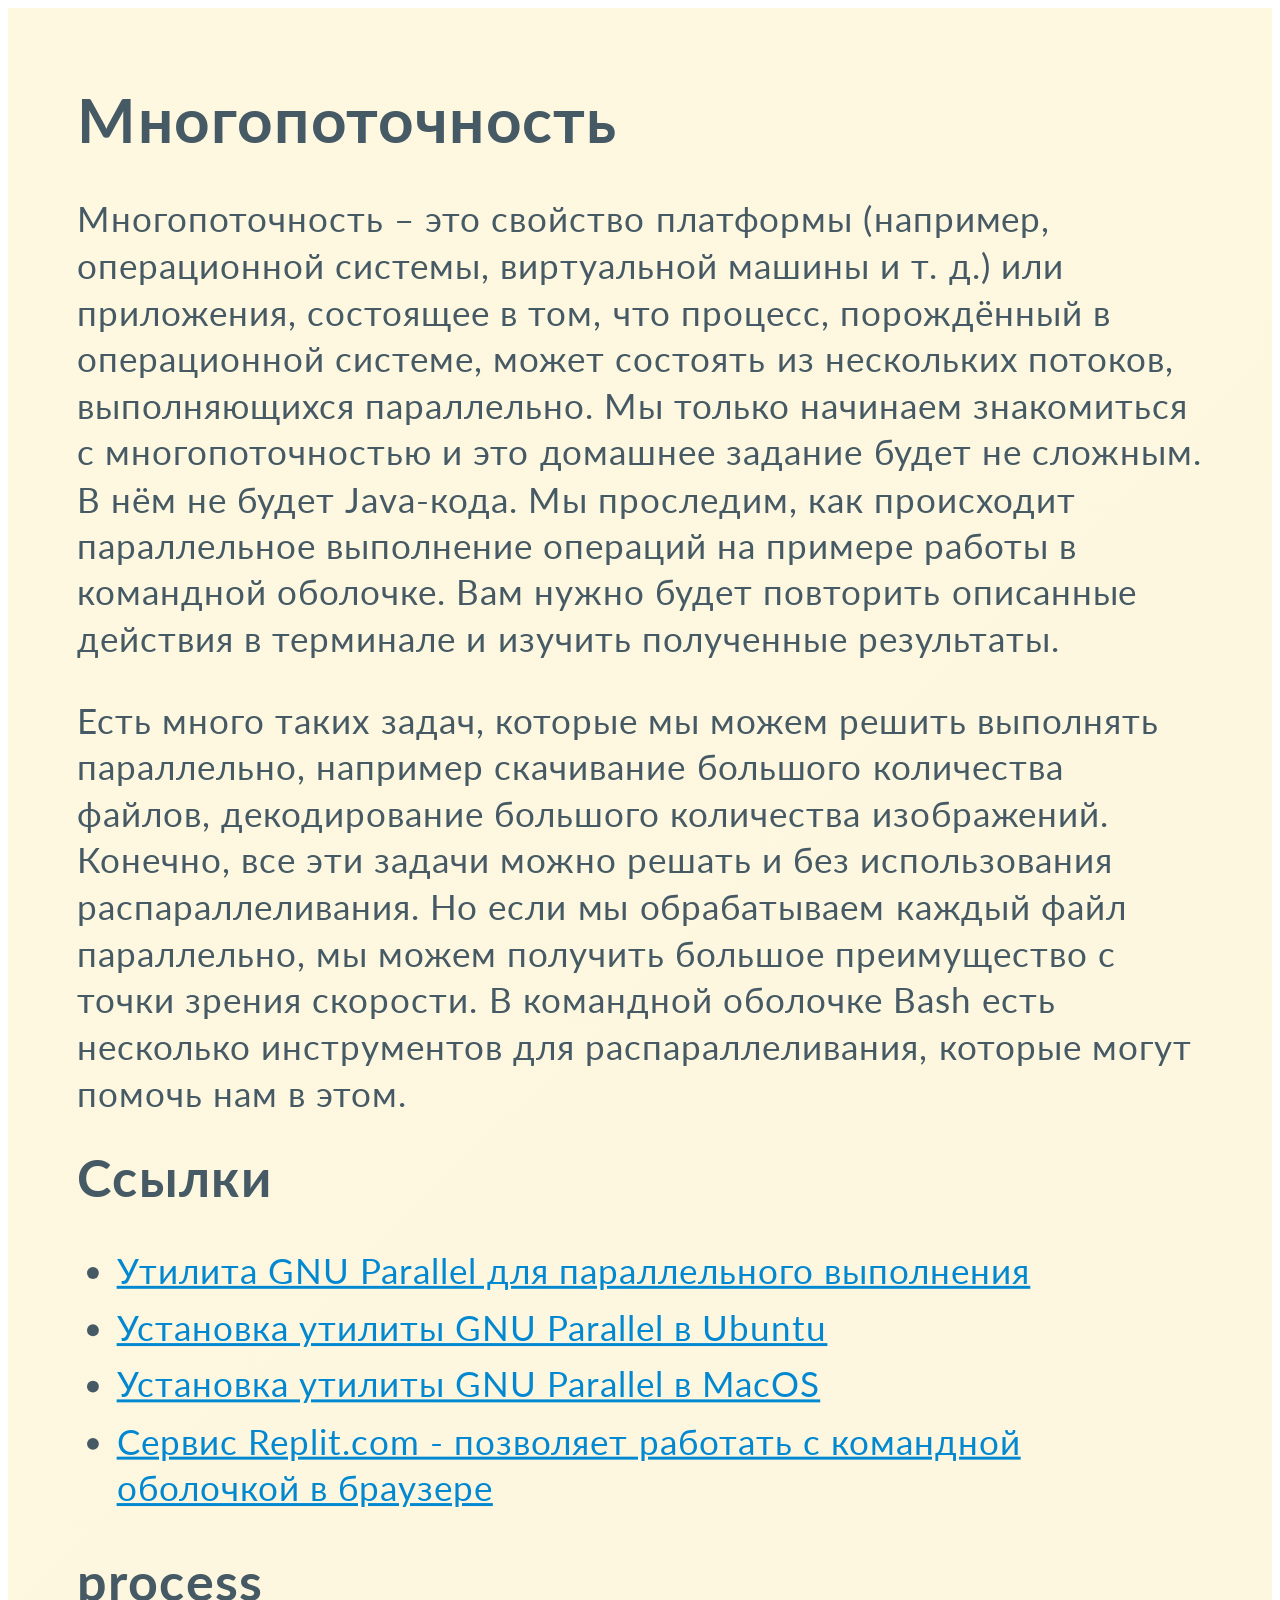
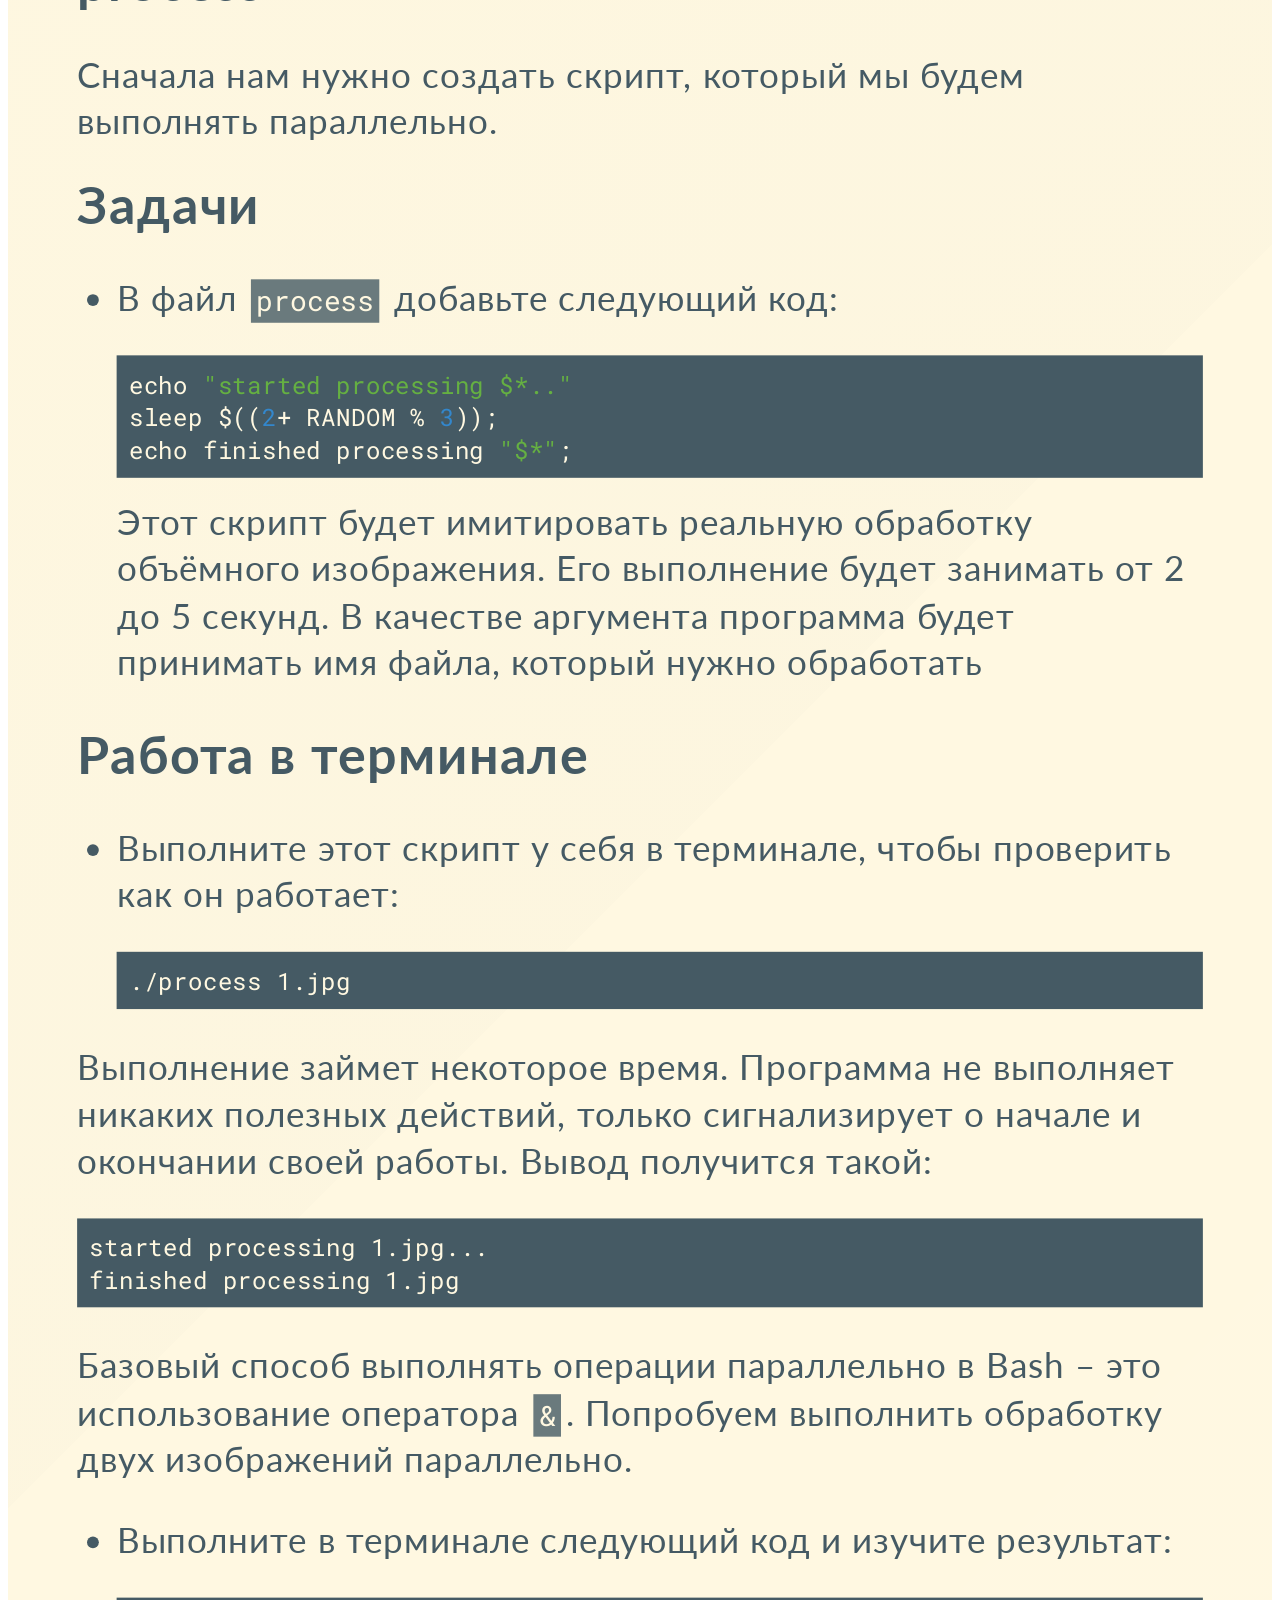
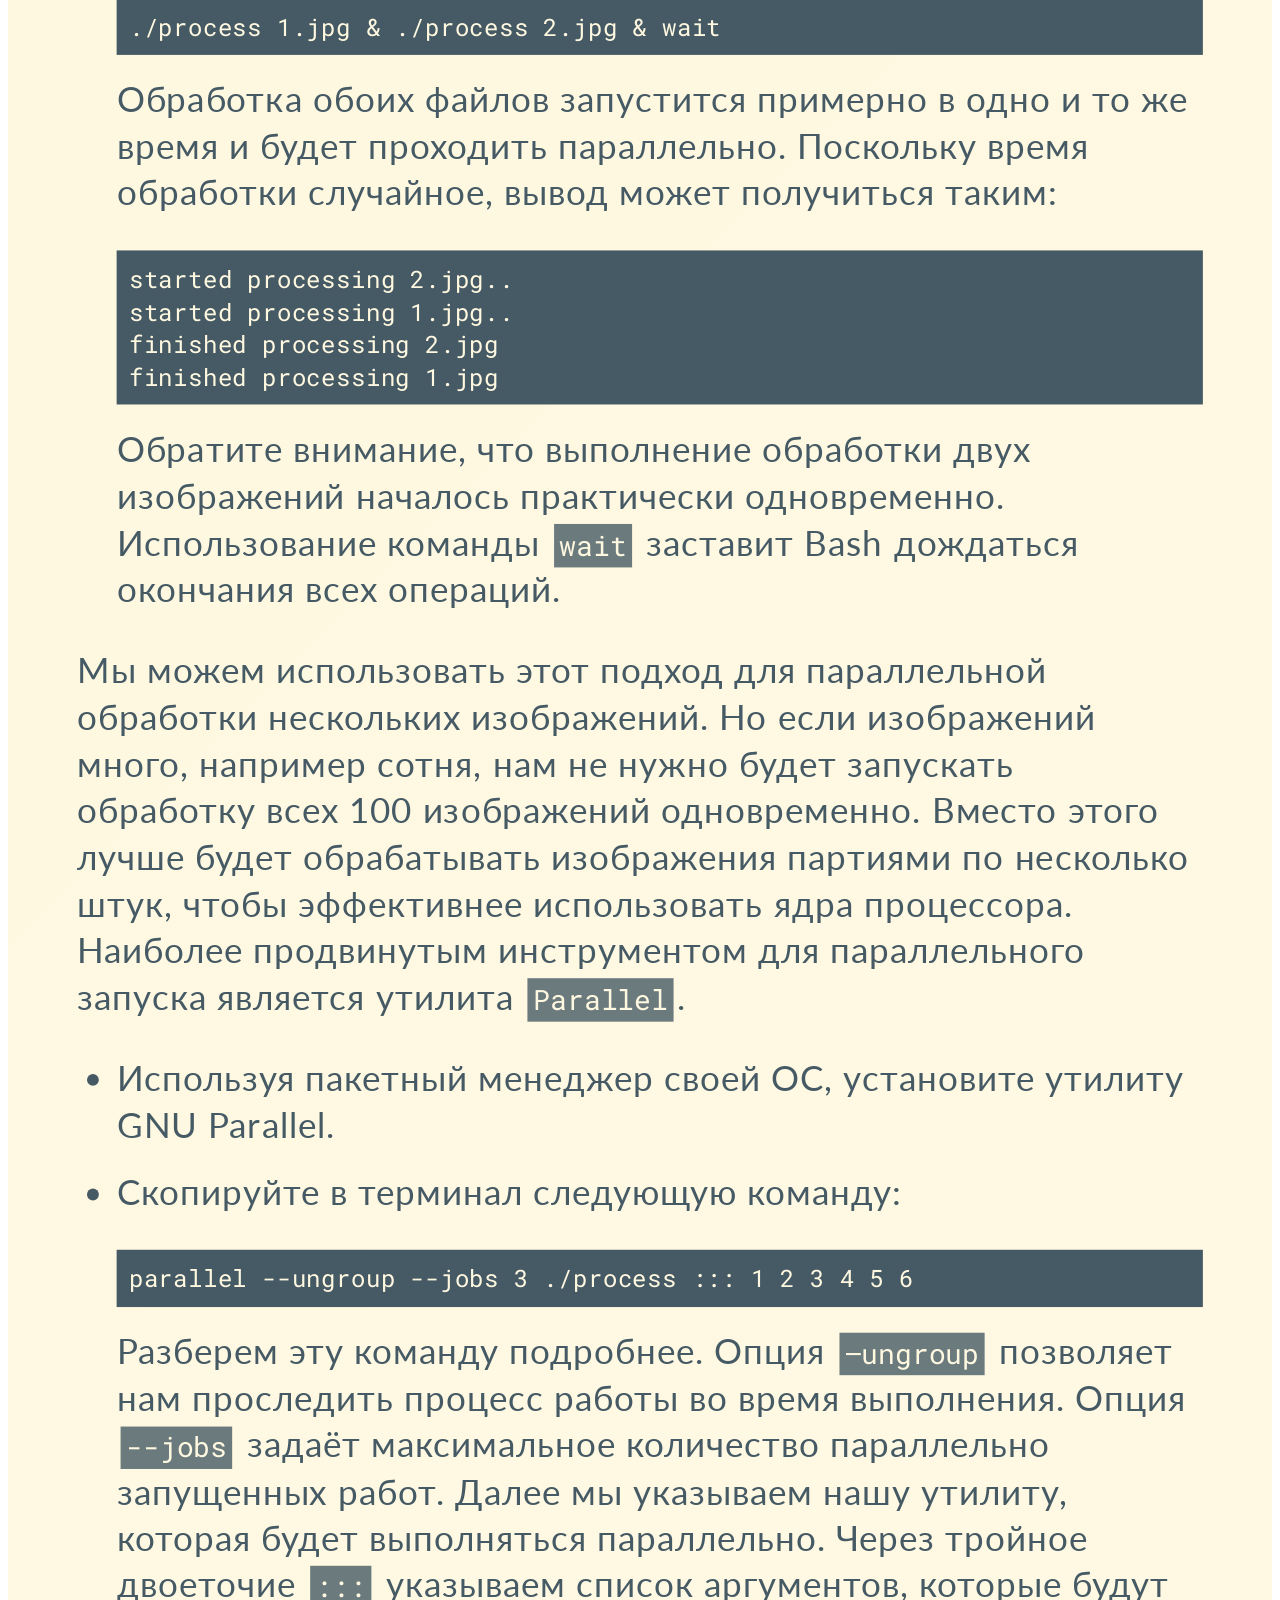
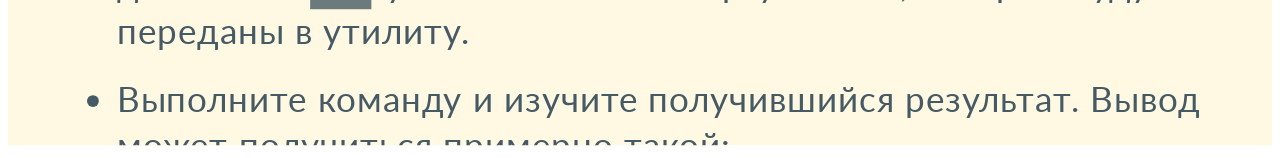
<file: java-advanced-ru/multithreading/README.html>
<!DOCTYPE html>
    <html>
      <head>
        <meta charset="utf-8">
      </head>
      <body>
        <style>@charset "UTF-8";@import "https://fonts.bunny.net/css?family=Lato:400,900|Roboto+Mono:400,700&display=swap";div.marpit>svg>foreignObject>section{width:1280px;height:720px;box-sizing:border-box;overflow:hidden;position:relative;scroll-snap-align:center center}div.marpit>svg>foreignObject>section:after{bottom:0;content:attr(data-marpit-pagination);padding:inherit;pointer-events:none;position:absolute;right:0}div.marpit>svg>foreignObject>section:not([data-marpit-pagination]):after{display:none}/* Normalization */div.marpit>svg>foreignObject>section :is(h1,marp-h1){font-size:2em;margin:0.67em 0}div.marpit>svg>foreignObject>section video::-webkit-media-controls{will-change:transform}@page{size:1280px 5000px;margin:0}@media print{body,html{background-color:#fff;margin:0;page-break-inside:avoid;break-inside:avoid-page}div.marpit>svg>foreignObject>section{page-break-before:always;break-before:page}div.marpit>svg>foreignObject>section,div.marpit>svg>foreignObject>section *{-webkit-print-color-adjust:exact!important;animation-delay:0s!important;animation-duration:0s!important;color-adjust:exact!important;transition:none!important}div.marpit>svg[data-marpit-svg]{display:block;height:100vh;width:100vw}}
/*!
 * Marp / Marpit Gaia theme.
 *
 * @theme gaia
 * @author Yuki Hattori
 *
 * @auto-scaling true
 * @size 16:9 1280px 720px
 * @size 4:3 960px 720px
 */div.marpit>svg>foreignObject>section :is(pre,marp-pre) code.hljs{display:block;overflow-x:auto;padding:1em}div.marpit>svg>foreignObject>section code.hljs{padding:3px 5px}div.marpit>svg>foreignObject>section .hljs{background:#000;color:#f8f8f8}div.marpit>svg>foreignObject>section .hljs-comment,div.marpit>svg>foreignObject>section .hljs-quote{color:#aeaeae;font-style:italic}div.marpit>svg>foreignObject>section .hljs-keyword,div.marpit>svg>foreignObject>section .hljs-selector-tag,div.marpit>svg>foreignObject>section .hljs-type{color:#e28964}div.marpit>svg>foreignObject>section .hljs-string{color:#65b042}div.marpit>svg>foreignObject>section .hljs-subst{color:#daefa3}div.marpit>svg>foreignObject>section .hljs-link,div.marpit>svg>foreignObject>section .hljs-regexp{color:#e9c062}div.marpit>svg>foreignObject>section .hljs-name,div.marpit>svg>foreignObject>section .hljs-section,div.marpit>svg>foreignObject>section .hljs-tag,div.marpit>svg>foreignObject>section .hljs-title{color:#89bdff}div.marpit>svg>foreignObject>section .hljs-class .hljs-title,div.marpit>svg>foreignObject>section .hljs-doctag,div.marpit>svg>foreignObject>section .hljs-title.class_{text-decoration:underline}div.marpit>svg>foreignObject>section .hljs-bullet,div.marpit>svg>foreignObject>section .hljs-number,div.marpit>svg>foreignObject>section .hljs-symbol{color:#3387cc}div.marpit>svg>foreignObject>section .hljs-params,div.marpit>svg>foreignObject>section .hljs-template-variable,div.marpit>svg>foreignObject>section .hljs-variable{color:#3e87e3}div.marpit>svg>foreignObject>section .hljs-attribute{color:#cda869}div.marpit>svg>foreignObject>section .hljs-meta{color:#8996a8}div.marpit>svg>foreignObject>section .hljs-formula{background-color:#0e2231;color:#f8f8f8;font-style:italic}div.marpit>svg>foreignObject>section .hljs-addition{background-color:#253b22;color:#f8f8f8}div.marpit>svg>foreignObject>section .hljs-deletion{background-color:#420e09;color:#f8f8f8}div.marpit>svg>foreignObject>section .hljs-selector-class{color:#9b703f}div.marpit>svg>foreignObject>section .hljs-selector-id{color:#8b98ab}div.marpit>svg>foreignObject>section .hljs-emphasis{font-style:italic}div.marpit>svg>foreignObject>section .hljs-strong{font-weight:700}div.marpit>svg>foreignObject>section :is(h1,marp-h1),div.marpit>svg>foreignObject>section :is(h2,marp-h2),div.marpit>svg>foreignObject>section :is(h3,marp-h3),div.marpit>svg>foreignObject>section :is(h4,marp-h4),div.marpit>svg>foreignObject>section :is(h5,marp-h5),div.marpit>svg>foreignObject>section :is(h6,marp-h6){margin:.5em 0 0}div.marpit>svg>foreignObject>section :is(h1,marp-h1) strong,div.marpit>svg>foreignObject>section :is(h2,marp-h2) strong,div.marpit>svg>foreignObject>section :is(h3,marp-h3) strong,div.marpit>svg>foreignObject>section :is(h4,marp-h4) strong,div.marpit>svg>foreignObject>section :is(h5,marp-h5) strong,div.marpit>svg>foreignObject>section :is(h6,marp-h6) strong{font-weight:inherit}div.marpit>svg>foreignObject>section :is(h1,marp-h1)::part(auto-scaling),div.marpit>svg>foreignObject>section :is(h2,marp-h2)::part(auto-scaling),div.marpit>svg>foreignObject>section :is(h3,marp-h3)::part(auto-scaling),div.marpit>svg>foreignObject>section :is(h4,marp-h4)::part(auto-scaling),div.marpit>svg>foreignObject>section :is(h5,marp-h5)::part(auto-scaling),div.marpit>svg>foreignObject>section :is(h6,marp-h6)::part(auto-scaling){max-height:580px}div.marpit>svg>foreignObject>section :is(h1,marp-h1){font-size:1.8em}div.marpit>svg>foreignObject>section :is(h2,marp-h2){font-size:1.5em}div.marpit>svg>foreignObject>section :is(h3,marp-h3){font-size:1.3em}div.marpit>svg>foreignObject>section :is(h4,marp-h4){font-size:1.1em}div.marpit>svg>foreignObject>section :is(h5,marp-h5){font-size:1em}div.marpit>svg>foreignObject>section :is(h6,marp-h6){font-size:.9em}div.marpit>svg>foreignObject>section blockquote,div.marpit>svg>foreignObject>section p{margin:1em 0 0}div.marpit>svg>foreignObject>section ol>li,div.marpit>svg>foreignObject>section ul>li{margin:.3em 0 0}div.marpit>svg>foreignObject>section ol>li>p,div.marpit>svg>foreignObject>section ul>li>p{margin:.6em 0 0}div.marpit>svg>foreignObject>section code{display:inline-block;font-family:Roboto Mono,monospace;font-size:.8em;letter-spacing:0;margin:-.1em .15em;padding:.1em .2em;vertical-align:baseline}div.marpit>svg>foreignObject>section :is(pre,marp-pre){display:block;margin:1em 0 0;overflow:visible}div.marpit>svg>foreignObject>section :is(pre,marp-pre) code{box-sizing:border-box;font-size:.7em;margin:0;min-width:100%;padding:.5em}div.marpit>svg>foreignObject>section :is(pre,marp-pre)::part(auto-scaling){max-height:calc(580px - 1em)}div.marpit>svg>foreignObject>section blockquote{margin:1em 0 0;padding:0 1em;position:relative}div.marpit>svg>foreignObject>section blockquote:after,div.marpit>svg>foreignObject>section blockquote:before{content:"“";display:block;font-family:Times New Roman,serif;font-weight:700;position:absolute}div.marpit>svg>foreignObject>section blockquote:before{left:0;top:0}div.marpit>svg>foreignObject>section blockquote:after{bottom:0;right:0;transform:rotate(180deg)}div.marpit>svg>foreignObject>section blockquote>:first-child{margin-top:0}div.marpit>svg>foreignObject>section mark{background:transparent}div.marpit>svg>foreignObject>section table{border-collapse:collapse;border-spacing:0;margin:1em 0 0}div.marpit>svg>foreignObject>section table td,div.marpit>svg>foreignObject>section table th{border-style:solid;border-width:1px;padding:.2em .4em}div.marpit>svg>foreignObject>section footer,div.marpit>svg>foreignObject>section header,div.marpit>svg>foreignObject>section:after{box-sizing:border-box;font-size:66%;height:70px;line-height:50px;overflow:hidden;padding:10px 25px;position:absolute}div.marpit>svg>foreignObject>section:after{--marpit-root-font-size:66%}div.marpit>svg>foreignObject>section header{top:0}div.marpit>svg>foreignObject>section footer,div.marpit>svg>foreignObject>section header{left:0;right:0}div.marpit>svg>foreignObject>section footer{bottom:0}div.marpit>svg>foreignObject>section{word-wrap:break-word;--color-background:#fff8e1;--color-background-stripe:rgba(69,90,100,.1);--color-foreground:#455a64;--color-dimmed:#6a7a7d;--color-highlight:#0288d1;background-color:var(--color-background);background-image:linear-gradient(135deg,hsla(0,0%,53%,0),hsla(0,0%,53%,.02) 50%,hsla(0,0%,100%,0) 0,hsla(0,0%,100%,.05));color:var(--color-foreground);font-family:Lato,Avenir Next,Avenir,Trebuchet MS,Segoe UI,sans-serif;font-size:35px;height:720px;letter-spacing:1.25px;line-height:1.35;padding:70px;width:1280px}div.marpit>svg>foreignObject>section{--marpit-root-font-size:35px}div.marpit>svg>foreignObject>section:after{bottom:0;font-size:80%;right:0}div.marpit>svg>foreignObject>section:after{--marpit-root-font-size:80%}div.marpit>svg>foreignObject>section a,div.marpit>svg>foreignObject>section mark{color:var(--color-highlight)}div.marpit>svg>foreignObject>section code{background:var(--color-dimmed);color:var(--color-background)}div.marpit>svg>foreignObject>section :is(h1,marp-h1) strong,div.marpit>svg>foreignObject>section :is(h2,marp-h2) strong,div.marpit>svg>foreignObject>section :is(h3,marp-h3) strong,div.marpit>svg>foreignObject>section :is(h4,marp-h4) strong,div.marpit>svg>foreignObject>section :is(h5,marp-h5) strong,div.marpit>svg>foreignObject>section :is(h6,marp-h6) strong{color:var(--color-highlight)}div.marpit>svg>foreignObject>section :is(pre,marp-pre){background:var(--color-foreground)}div.marpit>svg>foreignObject>section :is(pre,marp-pre)>code{background:transparent}div.marpit>svg>foreignObject>section blockquote:after,div.marpit>svg>foreignObject>section blockquote:before,div.marpit>svg>foreignObject>section footer,div.marpit>svg>foreignObject>section header,div.marpit>svg>foreignObject>section section:after{color:var(--color-dimmed)}div.marpit>svg>foreignObject>section table td,div.marpit>svg>foreignObject>section table th{border-color:var(--color-foreground)}div.marpit>svg>foreignObject>section table thead th{background:var(--color-foreground);color:var(--color-background)}div.marpit>svg>foreignObject>section table tbody>tr:nth-child(odd) td,div.marpit>svg>foreignObject>section table tbody>tr:nth-child(odd) th{background:var(--color-background-stripe,transparent)}div.marpit>svg>foreignObject>section>:first-child,div.marpit>svg>foreignObject>section>header:first-child+*{margin-top:0}div.marpit>svg>foreignObject>section:where(.invert){--color-background:#455a64;--color-background-stripe:rgba(255,248,225,.1);--color-foreground:#fff8e1;--color-dimmed:#dad8c8;--color-highlight:#81d4fa}div.marpit>svg>foreignObject>section:where(.gaia){--color-background:#0288d1;--color-background-stripe:rgba(255,248,225,.1);--color-foreground:#fff8e1;--color-dimmed:#cce2de;--color-highlight:#81d4fa}div.marpit>svg>foreignObject>section:where(.lead){display:flex;flex-flow:column nowrap;justify-content:center}div.marpit>svg>foreignObject>section:where(.lead) :is(h1,marp-h1),div.marpit>svg>foreignObject>section:where(.lead) :is(h2,marp-h2),div.marpit>svg>foreignObject>section:where(.lead) :is(h3,marp-h3),div.marpit>svg>foreignObject>section:where(.lead) :is(h4,marp-h4),div.marpit>svg>foreignObject>section:where(.lead) :is(h5,marp-h5),div.marpit>svg>foreignObject>section:where(.lead) :is(h6,marp-h6){text-align:center}div.marpit>svg>foreignObject>section:where(.lead) p{text-align:center}div.marpit>svg>foreignObject>section:where(.lead) blockquote>:is(h1,marp-h1),div.marpit>svg>foreignObject>section:where(.lead) blockquote>:is(h2,marp-h2),div.marpit>svg>foreignObject>section:where(.lead) blockquote>:is(h3,marp-h3),div.marpit>svg>foreignObject>section:where(.lead) blockquote>:is(h4,marp-h4),div.marpit>svg>foreignObject>section:where(.lead) blockquote>:is(h5,marp-h5),div.marpit>svg>foreignObject>section:where(.lead) blockquote>:is(h6,marp-h6),div.marpit>svg>foreignObject>section:where(.lead) blockquote>p{text-align:left}div.marpit>svg>foreignObject>section:where(.lead) ol>li>p,div.marpit>svg>foreignObject>section:where(.lead) ul>li>p{text-align:left}div.marpit>svg>foreignObject>section:where(.lead) table{margin-left:auto;margin-right:auto}div.marpit>svg>foreignObject>section img[data-marp-twemoji]{background:transparent;height:1em;margin:0 .05em 0 .1em;vertical-align:-.1em;width:1em}
    /* @theme my-first-theme */div.marpit>svg>foreignObject>section{width:1280px;height:5000px}div.marpit>svg>foreignObject>section[data-marpit-advanced-background=background]{columns:initial!important;display:block!important;padding:0!important}div.marpit>svg>foreignObject>section[data-marpit-advanced-background=background]:after,div.marpit>svg>foreignObject>section[data-marpit-advanced-background=background]:before,div.marpit>svg>foreignObject>section[data-marpit-advanced-background=content]:after,div.marpit>svg>foreignObject>section[data-marpit-advanced-background=content]:before{display:none!important}div.marpit>svg>foreignObject>section[data-marpit-advanced-background=background]>div[data-marpit-advanced-background-container]{all:initial;display:flex;flex-direction:row;height:100%;overflow:hidden;width:100%}div.marpit>svg>foreignObject>section[data-marpit-advanced-background=background]>div[data-marpit-advanced-background-container][data-marpit-advanced-background-direction=vertical]{flex-direction:column}div.marpit>svg>foreignObject>section[data-marpit-advanced-background=background][data-marpit-advanced-background-split]>div[data-marpit-advanced-background-container]{width:var(--marpit-advanced-background-split,50%)}div.marpit>svg>foreignObject>section[data-marpit-advanced-background=background][data-marpit-advanced-background-split=right]>div[data-marpit-advanced-background-container]{margin-left:calc(100% - var(--marpit-advanced-background-split, 50%))}div.marpit>svg>foreignObject>section[data-marpit-advanced-background=background]>div[data-marpit-advanced-background-container]>figure{all:initial;background-position:center;background-repeat:no-repeat;background-size:cover;flex:auto;margin:0}div.marpit>svg>foreignObject>section[data-marpit-advanced-background=content],div.marpit>svg>foreignObject>section[data-marpit-advanced-background=pseudo]{background:transparent!important}div.marpit>svg>foreignObject>section[data-marpit-advanced-background=pseudo],div.marpit>svg[data-marpit-svg]>foreignObject[data-marpit-advanced-background=pseudo]{pointer-events:none!important}div.marpit>svg>foreignObject>section[data-marpit-advanced-background-split]{width:100%;height:100%}</style>
        <div class="marpit"><svg data-marpit-svg="" viewBox="0 0 1280 5000"><foreignObject width="1280" height="5000"><section id="1" data-marpit-fragments="12">
<h1>Многопоточность</h1>
<p>Многопоточность – это свойство платформы (например, операционной системы, виртуальной машины и т. д.) или приложения, состоящее в том, что процесс, порождённый в операционной системе, может состоять из нескольких потоков, выполняющихся параллельно. Мы только начинаем знакомиться с многопоточностью и это домашнее задание будет не сложным. В нём не будет Java-кода. Мы проследим, как происходит параллельное выполнение операций на примере работы в командной оболочке. Вам нужно будет повторить описанные действия в терминале и изучить полученные результаты.</p>
<p>Есть много таких задач, которые мы можем решить выполнять параллельно, например скачивание большого количества файлов, декодирование большого количества изображений. Конечно, все эти задачи можно решать и без использования распараллеливания. Но если мы обрабатываем каждый файл параллельно, мы можем получить большое преимущество с точки зрения скорости. В командной оболочке Bash есть несколько инструментов для распараллеливания, которые могут помочь нам в этом.</p>
<h2>Ссылки</h2>
<ul>
<li data-marpit-fragment="1"><a href="https://www.gnu.org/software/parallel/parallel_tutorial.html">Утилита GNU Parallel для параллельного выполнения</a></li>
<li data-marpit-fragment="2"><a href="https://onstartup.ru/utility/parallel/">Установка утилиты GNU Parallel в Ubuntu</a></li>
<li data-marpit-fragment="3"><a href="https://formulae.brew.sh/formula/parallel">Установка утилиты GNU Parallel в MacOS</a></li>
<li data-marpit-fragment="4"><a href="https://replit.com/new/bash">Сервис Replit.com - позволяет работать с командной оболочкой в браузере</a></li>
</ul>
<h2>process</h2>
<p>Сначала нам нужно создать скрипт, который мы будем выполнять параллельно.</p>
<h2>Задачи</h2>
<ul>
<li data-marpit-fragment="5">
<p>В файл <code>process</code> добавьте следующий код:</p>
<pre><code class="language-bash"><span class="hljs-built_in">echo</span> <span class="hljs-string">&quot;started processing $*..&quot;</span>
<span class="hljs-built_in">sleep</span> $((<span class="hljs-number">2</span>+ RANDOM % <span class="hljs-number">3</span>));
<span class="hljs-built_in">echo</span> finished processing <span class="hljs-string">&quot;$*&quot;</span>;
</code></pre>
<p>Этот скрипт будет имитировать реальную обработку объёмного изображения. Его выполнение будет занимать от 2 до 5 секунд. В качестве аргумента программа будет принимать имя файла, который нужно обработать</p>
</li>
</ul>
<h2>Работа в терминале</h2>
<ul>
<li data-marpit-fragment="6">
<p>Выполните этот скрипт у себя в терминале, чтобы проверить как он работает:</p>
<pre><code class="language-bash">./process 1.jpg
</code></pre>
</li>
</ul>
<p>Выполнение займет некоторое время. Программа не выполняет никаких полезных действий, только сигнализирует о начале и окончании своей работы. Вывод получится такой:</p>
<pre><code class="language-bash">started processing 1.jpg...
finished processing 1.jpg
</code></pre>
<p>Базовый способ выполнять операции параллельно в Bash – это использование оператора <code>&amp;</code>. Попробуем выполнить обработку двух изображений параллельно.</p>
<ul>
<li data-marpit-fragment="7">
<p>Выполните в терминале следующий код и изучите результат:</p>
<pre><code class="language-bash">./process 1.jpg &amp; ./process 2.jpg &amp; <span class="hljs-built_in">wait</span>
</code></pre>
<p>Обработка обоих файлов запустится примерно в одно и то же время и будет проходить параллельно. Поскольку время обработки случайное, вывод может получиться таким:</p>
<pre><code class="language-bash">started processing 2.jpg..
started processing 1.jpg..
finished processing 2.jpg
finished processing 1.jpg
</code></pre>
<p>Обратите внимание, что выполнение обработки двух изображений началось практически одновременно. Использование команды <code>wait</code> заставит Bash дождаться окончания всех операций.</p>
</li>
</ul>
<p>Мы можем использовать этот подход для параллельной обработки нескольких изображений. Но если изображений много, например сотня, нам не нужно будет запускать обработку всех 100 изображений одновременно. Вместо этого лучше будет обрабатывать изображения партиями по несколько штук, чтобы эффективнее использовать ядра процессора. Наиболее продвинутым инструментом для параллельного запуска является утилита <code>Parallel</code>.</p>
<ul>
<li data-marpit-fragment="8">
<p>Используя пакетный менеджер своей ОС, установите утилиту GNU Parallel.</p>
</li>
<li data-marpit-fragment="9">
<p>Скопируйте в терминал следующую команду:</p>
<pre><code class="language-bash">parallel --ungroup --<span class="hljs-built_in">jobs</span> 3 ./process ::: 1 2 3 4 5 6
</code></pre>
<p>Разберем эту команду подробнее. Опция <code>–ungroup</code> позволяет нам проследить процесс работы во время выполнения. Опция <code>--jobs</code> задаёт максимальное количество параллельно запущенных работ. Далее мы указываем нашу утилиту, которая будет выполняться параллельно. Через тройное двоеточие <code>:::</code> указываем список аргументов, которые будут переданы в утилиту.</p>
</li>
<li data-marpit-fragment="10">
<p>Выполните команду и изучите получившийся результат. Вывод может получиться примерно такой:</p>
<pre><code class="language-sh">started processing 1...
started processing 2...
started processing 3...
finished processing 2
finished processing 3
started processing 4...
started processing 5...
finished processing 1
started processing 6...
finished processing 4
finished processing 5
finished processing 6
</code></pre>
<p>Так как мы указали максимальное количество задач в параллели 3, обработка первых трёх изображений началась практически одновременно. Обратите внимание, что утилита не дожидается окончания обработки всей партии из 3 изображений. Как только обработка второго и третьего закончилась, сразу запустилась обработка четвёртого и пятого, не дожидаясь окончания обработки первого. Это позволяет эффективно использовать ресурсы, так как мощности не простаивают в ожидании окончания обработки всей партии.</p>
</li>
</ul>
<p>Если максимальное количество одновременно запущенных работ не указывать, по умолчанию оно будет равно количеству ядер процессора.</p>
<ul>
<li data-marpit-fragment="11">
<p>Попробуйте запустить утилиту parallel без опции <code>--jobs</code> и проверьте, какое количество процессов у вас будет запущено параллельно:</p>
<pre><code class="language-bash">parallel --ungroup ./process ::: 1 2 3 4 5 6 7 8 9 10
</code></pre>
<p>Вывод может получиться такой:</p>
<pre><code class="language-bash">started processing 1..
started processing 2..
started processing 3..
started processing 4..
started processing 5..
started processing 6..
started processing 7..
started processing 8..
finished processing 3
finished processing 5
started processing 9..
started processing 10..
finished processing 1
finished processing 4
finished processing 2
finished processing 6
finished processing 7
finished processing 8
finished processing 9
finished processing 10
</code></pre>
</li>
</ul>
<h2>Подсказки</h2>
<ul>
<li data-marpit-fragment="12">Если вы используете ОС Windows без WSL и не можете использовать командную строку, воспользуйтесь сервисом Replit.com. В нём вы сможете работать в командной строке в браузере. Из перечня предлагаемых языков выберите Bash и выполняйте приведённые команды.</li>
</ul>
</section>
<script>!function(){"use strict";const t={h1:{proto:()=>HTMLHeadingElement,attrs:{role:"heading","aria-level":"1"},style:"display: block; font-size: 2em; margin-block-start: 0.67em; margin-block-end: 0.67em; margin-inline-start: 0px; margin-inline-end: 0px; font-weight: bold;"},h2:{proto:()=>HTMLHeadingElement,attrs:{role:"heading","aria-level":"2"},style:"display: block; font-size: 1.5em; margin-block-start: 0.83em; margin-block-end: 0.83em; margin-inline-start: 0px; margin-inline-end: 0px; font-weight: bold;"},h3:{proto:()=>HTMLHeadingElement,attrs:{role:"heading","aria-level":"3"},style:"display: block; font-size: 1.17em; margin-block-start: 1em; margin-block-end: 1em; margin-inline-start: 0px; margin-inline-end: 0px; font-weight: bold;"},h4:{proto:()=>HTMLHeadingElement,attrs:{role:"heading","aria-level":"4"},style:"display: block; margin-block-start: 1.33em; margin-block-end: 1.33em; margin-inline-start: 0px; margin-inline-end: 0px; font-weight: bold;"},h5:{proto:()=>HTMLHeadingElement,attrs:{role:"heading","aria-level":"5"},style:"display: block; font-size: 0.83em; margin-block-start: 1.67em; margin-block-end: 1.67em; margin-inline-start: 0px; margin-inline-end: 0px; font-weight: bold;"},h6:{proto:()=>HTMLHeadingElement,attrs:{role:"heading","aria-level":"6"},style:"display: block; font-size: 0.67em; margin-block-start: 2.33em; margin-block-end: 2.33em; margin-inline-start: 0px; margin-inline-end: 0px; font-weight: bold;"},span:{proto:()=>HTMLSpanElement},pre:{proto:()=>HTMLElement,style:"display: block; font-family: monospace; white-space: pre; margin: 1em 0; --marp-auto-scaling-white-space: pre;"}},e="data-marp-auto-scaling-wrapper",i="data-marp-auto-scaling-svg",n="data-marp-auto-scaling-container";class s extends HTMLElement{constructor(){super(),this.svgPreserveAspectRatio="xMinYMid meet";const t=t=>([e])=>{const{width:i,height:n}=e.contentRect;this[t]={width:i,height:n},this.updateSVGRect()};this.attachShadow({mode:"open"}),this.containerObserver=new ResizeObserver(t("containerSize")),this.wrapperObserver=new ResizeObserver(((...e)=>{t("wrapperSize")(...e),this.flushSvgDisplay()}))}static get observedAttributes(){return["data-downscale-only"]}connectedCallback(){var t,s,o,r,a;this.shadowRoot.innerHTML=`\n<style>\n  svg[${i}] { display: block; width: 100%; height: auto; vertical-align: top; }\n  span[${n}] { display: table; white-space: var(--marp-auto-scaling-white-space, nowrap); width: max-content; }\n</style>\n<div ${e}>\n  <svg part="svg" ${i}>\n    <foreignObject><span ${n}><slot></slot></span></foreignObject>\n  </svg>\n</div>\n    `.split(/\n\s*/).join(""),this.wrapper=null!==(t=this.shadowRoot.querySelector(`div[${e}]`))&&void 0!==t?t:void 0;const l=this.svg;this.svg=null!==(o=null===(s=this.wrapper)||void 0===s?void 0:s.querySelector(`svg[${i}]`))&&void 0!==o?o:void 0,this.svg!==l&&(this.svgComputedStyle=this.svg?window.getComputedStyle(this.svg):void 0),this.container=null!==(a=null===(r=this.svg)||void 0===r?void 0:r.querySelector(`span[${n}]`))&&void 0!==a?a:void 0,this.observe()}disconnectedCallback(){this.svg=void 0,this.svgComputedStyle=void 0,this.wrapper=void 0,this.container=void 0,this.observe()}attributeChangedCallback(){this.observe()}flushSvgDisplay(){const{svg:t}=this;t&&(t.style.display="inline",requestAnimationFrame((()=>{t.style.display=""})))}observe(){this.containerObserver.disconnect(),this.wrapperObserver.disconnect(),this.wrapper&&this.wrapperObserver.observe(this.wrapper),this.container&&this.containerObserver.observe(this.container),this.svgComputedStyle&&this.observeSVGStyle(this.svgComputedStyle)}observeSVGStyle(t){const e=()=>{const i=(()=>{const e=t.getPropertyValue("--preserve-aspect-ratio");if(e)return e.trim();return`x${(({textAlign:t,direction:e})=>{if(t.endsWith("left"))return"Min";if(t.endsWith("right"))return"Max";if("start"===t||"end"===t){let i="rtl"===e;return"end"===t&&(i=!i),i?"Max":"Min"}return"Mid"})(t)}YMid meet`})();i!==this.svgPreserveAspectRatio&&(this.svgPreserveAspectRatio=i,this.updateSVGRect()),t===this.svgComputedStyle&&requestAnimationFrame(e)};e()}updateSVGRect(){var t,e,i,n,s,o,r;let a=Math.ceil(null!==(e=null===(t=this.containerSize)||void 0===t?void 0:t.width)&&void 0!==e?e:0);const l=Math.ceil(null!==(n=null===(i=this.containerSize)||void 0===i?void 0:i.height)&&void 0!==n?n:0);void 0!==this.dataset.downscaleOnly&&(a=Math.max(a,null!==(o=null===(s=this.wrapperSize)||void 0===s?void 0:s.width)&&void 0!==o?o:0));const c=null===(r=this.svg)||void 0===r?void 0:r.querySelector(":scope > foreignObject");if(null==c||c.setAttribute("width",`${a}`),null==c||c.setAttribute("height",`${l}`),this.svg&&(this.svg.setAttribute("viewBox",`0 0 ${a} ${l}`),this.svg.setAttribute("preserveAspectRatio",this.svgPreserveAspectRatio),this.svg.style.height=a<=0||l<=0?"0":""),this.container){const t=this.svgPreserveAspectRatio.toLowerCase();this.container.style.marginLeft=t.startsWith("xmid")||t.startsWith("xmax")?"auto":"0",this.container.style.marginRight=t.startsWith("xmi")?"auto":"0"}}}const o=(t,{attrs:e={},style:i})=>class extends t{constructor(...t){super(...t);for(const[t,i]of Object.entries(e))this.hasAttribute(t)||this.setAttribute(t,i);this.attachShadow({mode:"open"})}static get observedAttributes(){return["data-auto-scaling"]}connectedCallback(){this._update()}attributeChangedCallback(){this._update()}_update(){const t=i?`<style>:host { ${i} }</style>`:"";let e="<slot></slot>";const{autoScaling:n}=this.dataset;if(void 0!==n){e=`<marp-auto-scaling exportparts="svg:auto-scaling" ${"downscale-only"===n?"data-downscale-only":""}>${e}</marp-auto-scaling>`}this.shadowRoot.innerHTML=t+e}};let r;const a=Symbol(),l="marpitSVGPolyfill:setZoomFactor,",c=Symbol();let d,p;function h(t){const e="object"==typeof t&&t.target||document,i="object"==typeof t?t.zoom:t;window[c]||(Object.defineProperty(window,c,{configurable:!0,value:!0}),window.addEventListener("message",(({data:t,origin:e})=>{if(e===window.origin)try{if(t&&"string"==typeof t&&t.startsWith(l)){const[,e]=t.split(","),i=Number.parseFloat(e);Number.isNaN(i)||(p=i)}}catch(t){console.error(t)}})));let n=!1;Array.from(e.querySelectorAll("svg[data-marpit-svg]"),(t=>{var e,s,o,r;t.style.transform||(t.style.transform="translateZ(0)");const a=i||p||t.currentScale||1;d!==a&&(d=a,n=a);const l=t.getBoundingClientRect(),{length:c}=t.children;for(let i=0;i<c;i+=1){const n=t.children[i];if(n.getScreenCTM){const t=n.getScreenCTM();if(t){const i=null!==(s=null===(e=n.x)||void 0===e?void 0:e.baseVal.value)&&void 0!==s?s:0,c=null!==(r=null===(o=n.y)||void 0===o?void 0:o.baseVal.value)&&void 0!==r?r:0,d=n.children.length;for(let e=0;e<d;e+=1){const s=n.children[e];if("SECTION"===s.tagName){const{style:e}=s;e.transformOrigin||(e.transformOrigin=`${-i}px ${-c}px`),e.transform=`scale(${a}) matrix(${t.a}, ${t.b}, ${t.c}, ${t.d}, ${t.e-l.left}, ${t.f-l.top}) translateZ(0.0001px)`;break}}}}}})),!1!==n&&Array.from(e.querySelectorAll("iframe"),(({contentWindow:t})=>{null==t||t.postMessage(`${l}${n}`,"null"===window.origin?"*":window.origin)}))}function g({once:t=!1,target:e=document}={}){const i="Apple Computer, Inc."===navigator.vendor?[h]:[];let n=!t;const s=()=>{for(const t of i)t({target:e});n&&window.requestAnimationFrame(s)};return s(),()=>{n=!1}}d=1,p=void 0;const m=Symbol(),v=(e=document)=>{if("undefined"==typeof window)throw new Error("Marp Core's browser script is valid only in browser context.");if(((e=document)=>{const i=window[a];i||customElements.define("marp-auto-scaling",s);for(const n of Object.keys(t)){const s=`marp-${n}`,a=t[n].proto();null!=r||(r=!!document.createElement("div",{is:"marp-auto-scaling"}).outerHTML.startsWith("<div is")),r&&a!==HTMLElement?i||customElements.define(s,o(a,{style:t[n].style}),{extends:n}):(i||customElements.define(s,o(HTMLElement,t[n])),e.querySelectorAll(`${n}[is="${s}"]`).forEach((t=>{t.outerHTML=t.outerHTML.replace(new RegExp(`^<${n}`,"i"),`<${s}`).replace(new RegExp(`</${n}>$`,"i"),`</${s}>`)})))}window[a]=!0})(e),e[m])return e[m];const i=g({target:e}),n=()=>{i(),delete e[m]},l=Object.assign(n,{cleanup:n,update:()=>v(e)});return Object.defineProperty(e,m,{configurable:!0,value:l}),l},u=document.currentScript;v(u?u.getRootNode():document)}();
</script></foreignObject></svg></div>
      </body>
    </html>
</file>
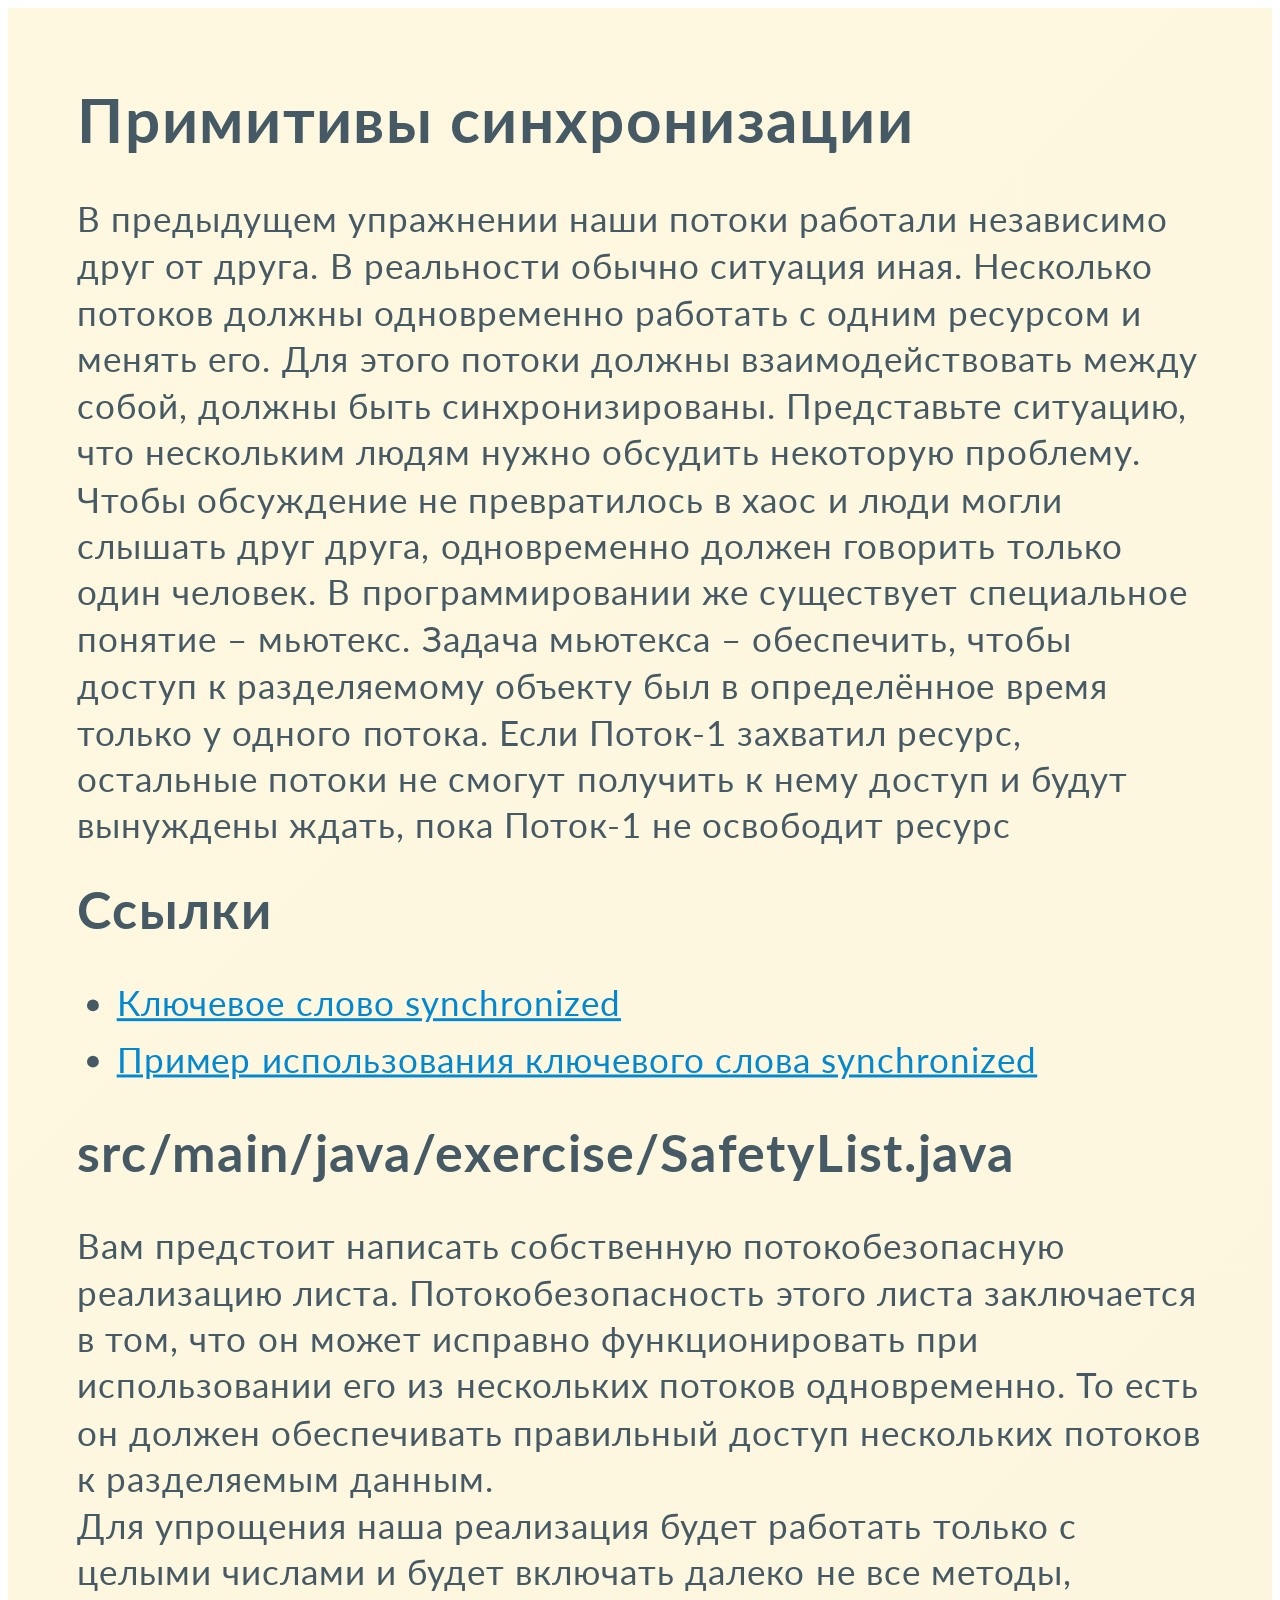
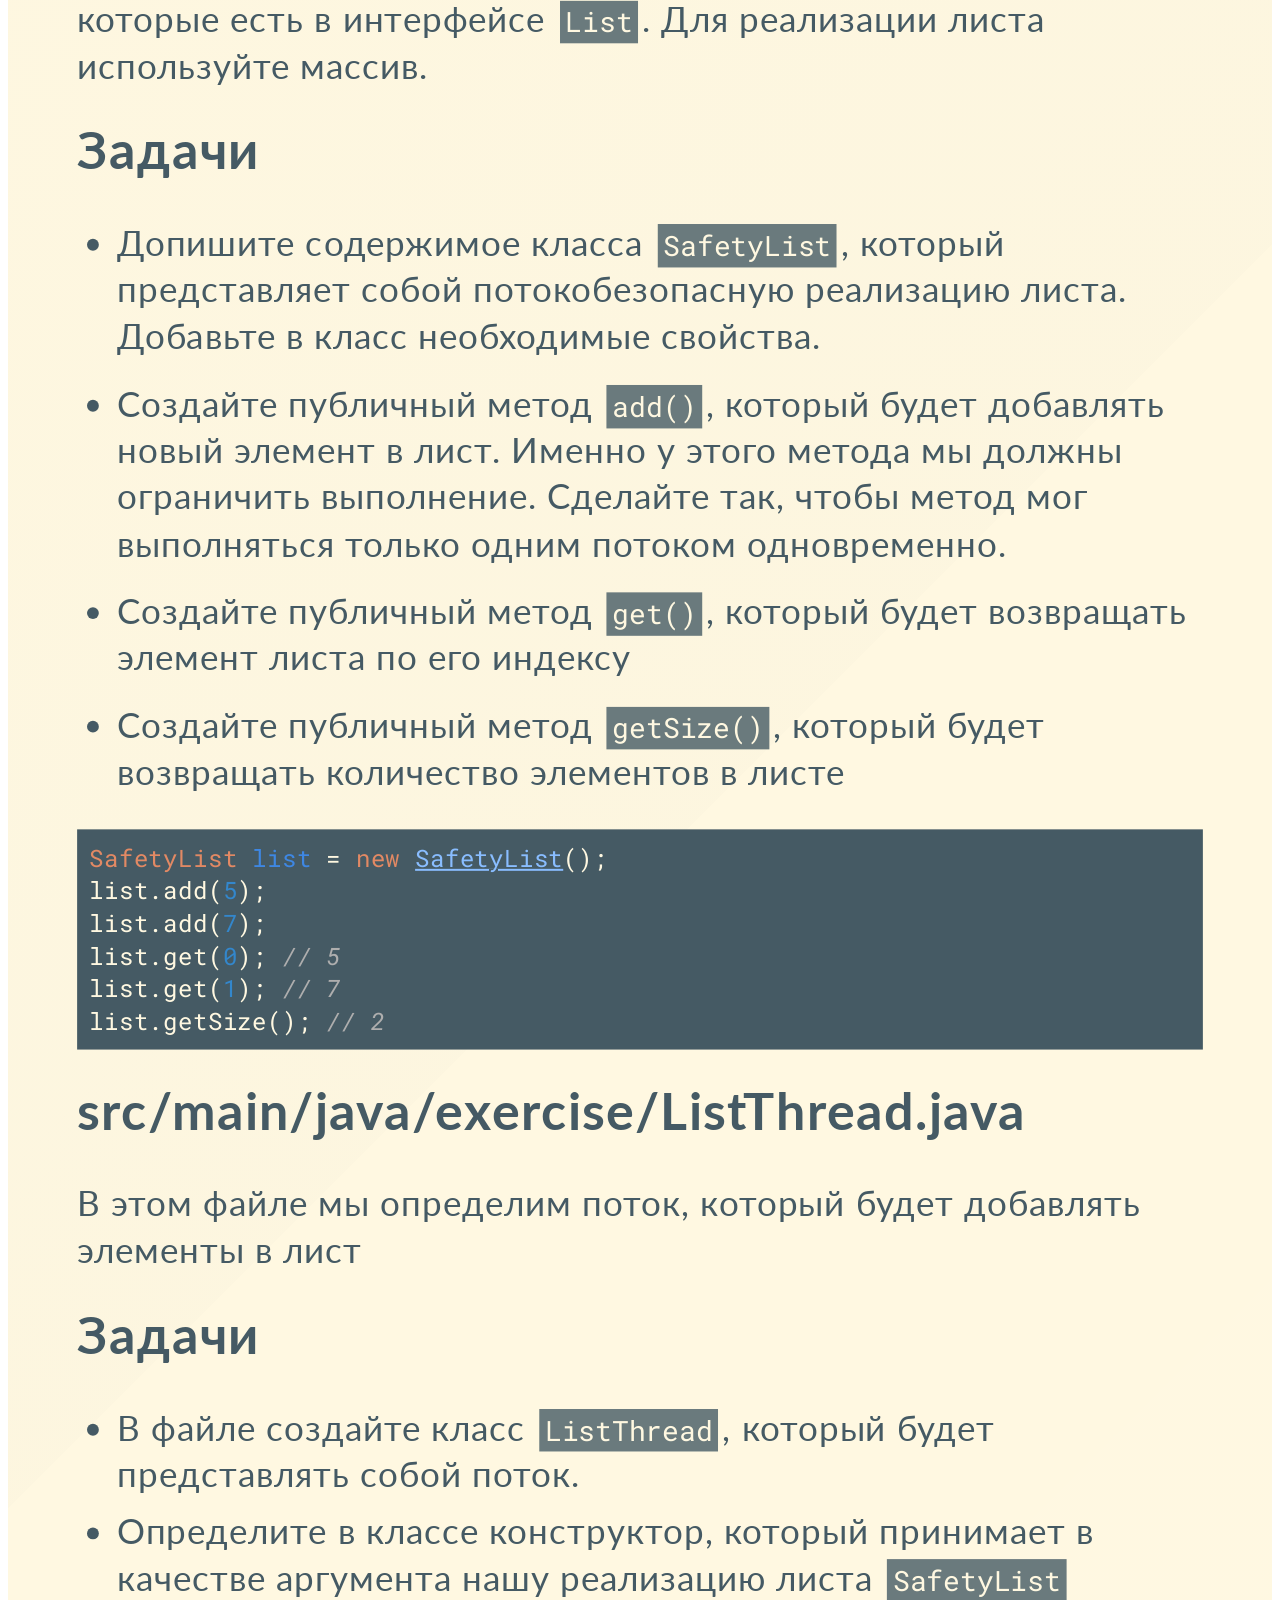
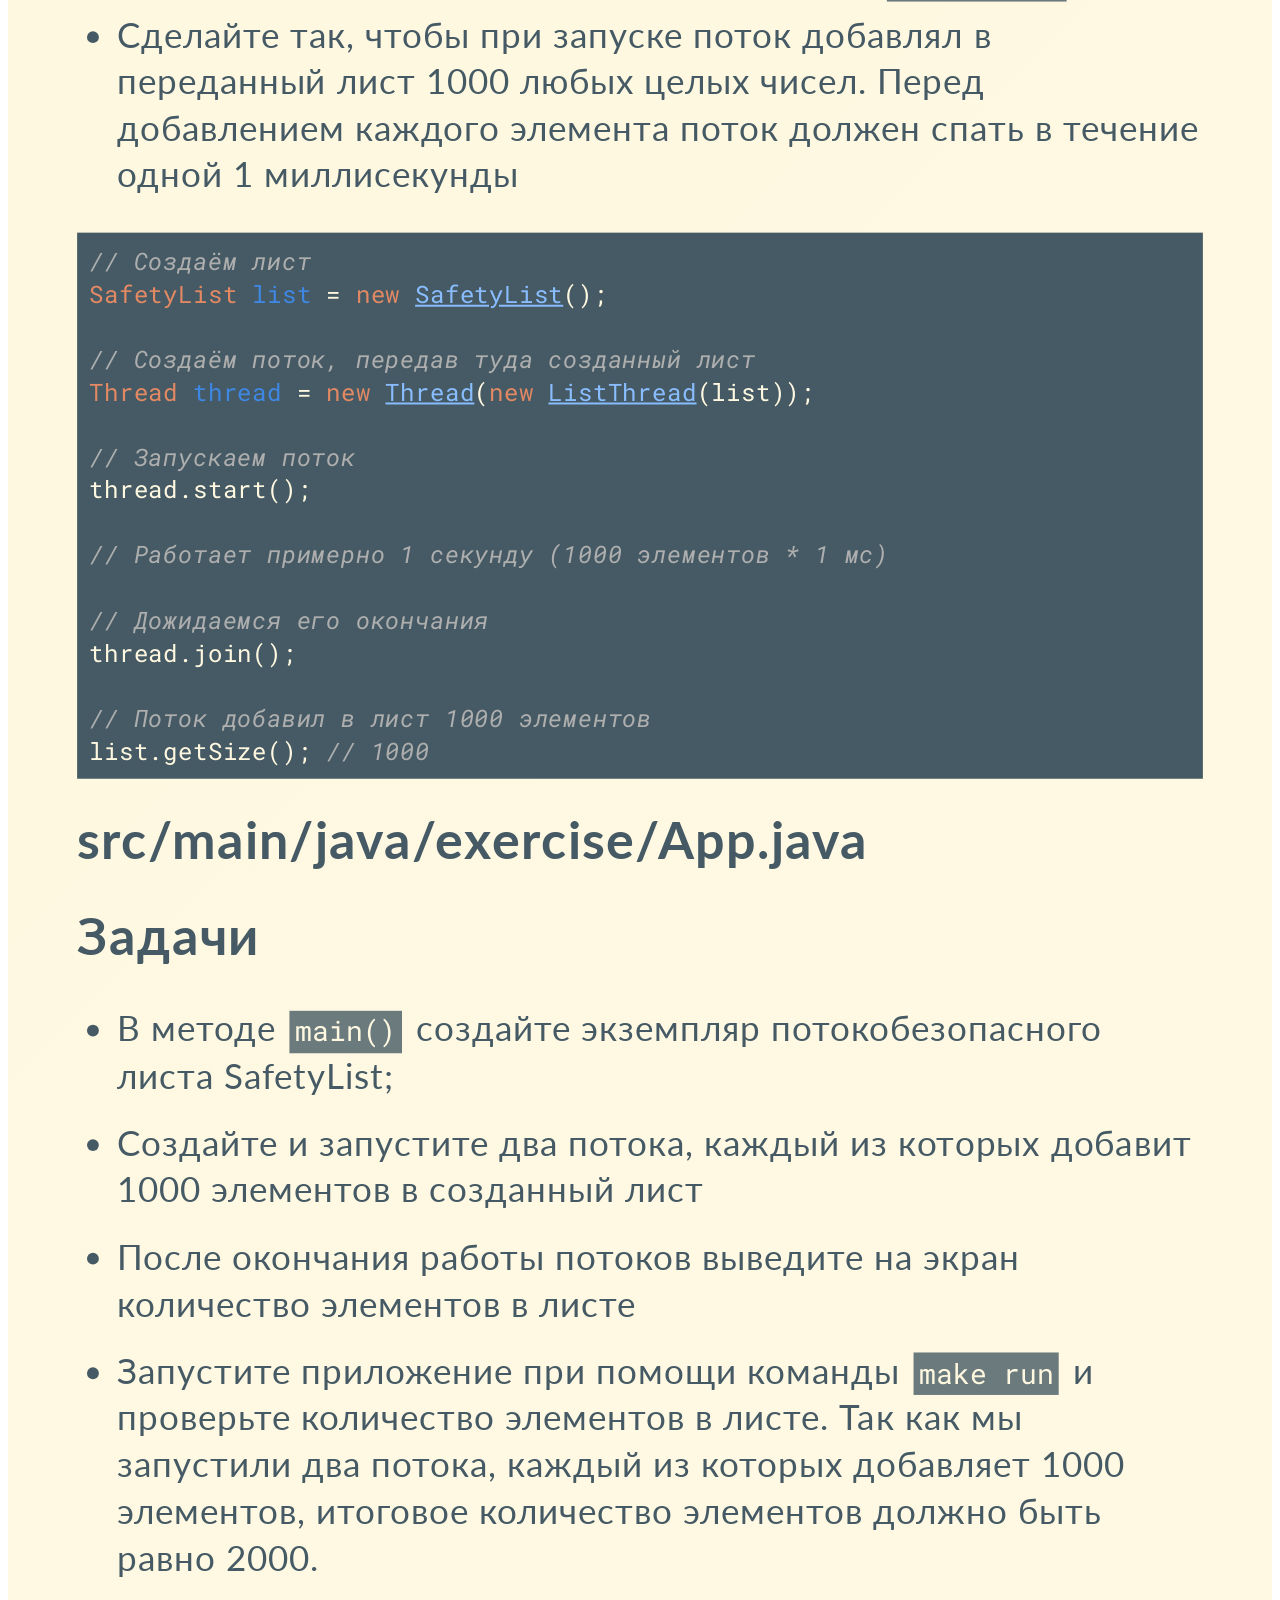
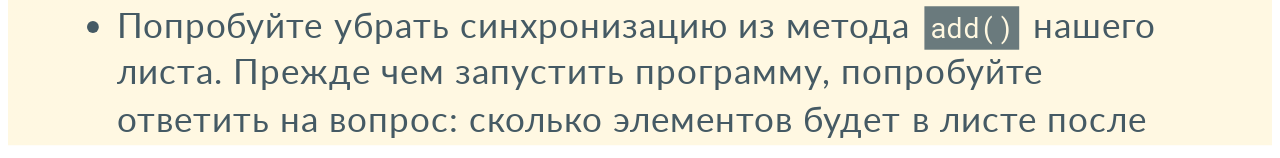
<file: java-advanced-ru/sync-primitives/README.html>
<!DOCTYPE html>
    <html>
      <head>
        <meta charset="utf-8">
      </head>
      <body>
        <style>@charset "UTF-8";@import "https://fonts.bunny.net/css?family=Lato:400,900|Roboto+Mono:400,700&display=swap";div.marpit>svg>foreignObject>section{width:1280px;height:720px;box-sizing:border-box;overflow:hidden;position:relative;scroll-snap-align:center center}div.marpit>svg>foreignObject>section:after{bottom:0;content:attr(data-marpit-pagination);padding:inherit;pointer-events:none;position:absolute;right:0}div.marpit>svg>foreignObject>section:not([data-marpit-pagination]):after{display:none}/* Normalization */div.marpit>svg>foreignObject>section :is(h1,marp-h1){font-size:2em;margin:0.67em 0}div.marpit>svg>foreignObject>section video::-webkit-media-controls{will-change:transform}@page{size:1280px 5000px;margin:0}@media print{body,html{background-color:#fff;margin:0;page-break-inside:avoid;break-inside:avoid-page}div.marpit>svg>foreignObject>section{page-break-before:always;break-before:page}div.marpit>svg>foreignObject>section,div.marpit>svg>foreignObject>section *{-webkit-print-color-adjust:exact!important;animation-delay:0s!important;animation-duration:0s!important;color-adjust:exact!important;transition:none!important}div.marpit>svg[data-marpit-svg]{display:block;height:100vh;width:100vw}}
/*!
 * Marp / Marpit Gaia theme.
 *
 * @theme gaia
 * @author Yuki Hattori
 *
 * @auto-scaling true
 * @size 16:9 1280px 720px
 * @size 4:3 960px 720px
 */div.marpit>svg>foreignObject>section :is(pre,marp-pre) code.hljs{display:block;overflow-x:auto;padding:1em}div.marpit>svg>foreignObject>section code.hljs{padding:3px 5px}div.marpit>svg>foreignObject>section .hljs{background:#000;color:#f8f8f8}div.marpit>svg>foreignObject>section .hljs-comment,div.marpit>svg>foreignObject>section .hljs-quote{color:#aeaeae;font-style:italic}div.marpit>svg>foreignObject>section .hljs-keyword,div.marpit>svg>foreignObject>section .hljs-selector-tag,div.marpit>svg>foreignObject>section .hljs-type{color:#e28964}div.marpit>svg>foreignObject>section .hljs-string{color:#65b042}div.marpit>svg>foreignObject>section .hljs-subst{color:#daefa3}div.marpit>svg>foreignObject>section .hljs-link,div.marpit>svg>foreignObject>section .hljs-regexp{color:#e9c062}div.marpit>svg>foreignObject>section .hljs-name,div.marpit>svg>foreignObject>section .hljs-section,div.marpit>svg>foreignObject>section .hljs-tag,div.marpit>svg>foreignObject>section .hljs-title{color:#89bdff}div.marpit>svg>foreignObject>section .hljs-class .hljs-title,div.marpit>svg>foreignObject>section .hljs-doctag,div.marpit>svg>foreignObject>section .hljs-title.class_{text-decoration:underline}div.marpit>svg>foreignObject>section .hljs-bullet,div.marpit>svg>foreignObject>section .hljs-number,div.marpit>svg>foreignObject>section .hljs-symbol{color:#3387cc}div.marpit>svg>foreignObject>section .hljs-params,div.marpit>svg>foreignObject>section .hljs-template-variable,div.marpit>svg>foreignObject>section .hljs-variable{color:#3e87e3}div.marpit>svg>foreignObject>section .hljs-attribute{color:#cda869}div.marpit>svg>foreignObject>section .hljs-meta{color:#8996a8}div.marpit>svg>foreignObject>section .hljs-formula{background-color:#0e2231;color:#f8f8f8;font-style:italic}div.marpit>svg>foreignObject>section .hljs-addition{background-color:#253b22;color:#f8f8f8}div.marpit>svg>foreignObject>section .hljs-deletion{background-color:#420e09;color:#f8f8f8}div.marpit>svg>foreignObject>section .hljs-selector-class{color:#9b703f}div.marpit>svg>foreignObject>section .hljs-selector-id{color:#8b98ab}div.marpit>svg>foreignObject>section .hljs-emphasis{font-style:italic}div.marpit>svg>foreignObject>section .hljs-strong{font-weight:700}div.marpit>svg>foreignObject>section :is(h1,marp-h1),div.marpit>svg>foreignObject>section :is(h2,marp-h2),div.marpit>svg>foreignObject>section :is(h3,marp-h3),div.marpit>svg>foreignObject>section :is(h4,marp-h4),div.marpit>svg>foreignObject>section :is(h5,marp-h5),div.marpit>svg>foreignObject>section :is(h6,marp-h6){margin:.5em 0 0}div.marpit>svg>foreignObject>section :is(h1,marp-h1) strong,div.marpit>svg>foreignObject>section :is(h2,marp-h2) strong,div.marpit>svg>foreignObject>section :is(h3,marp-h3) strong,div.marpit>svg>foreignObject>section :is(h4,marp-h4) strong,div.marpit>svg>foreignObject>section :is(h5,marp-h5) strong,div.marpit>svg>foreignObject>section :is(h6,marp-h6) strong{font-weight:inherit}div.marpit>svg>foreignObject>section :is(h1,marp-h1)::part(auto-scaling),div.marpit>svg>foreignObject>section :is(h2,marp-h2)::part(auto-scaling),div.marpit>svg>foreignObject>section :is(h3,marp-h3)::part(auto-scaling),div.marpit>svg>foreignObject>section :is(h4,marp-h4)::part(auto-scaling),div.marpit>svg>foreignObject>section :is(h5,marp-h5)::part(auto-scaling),div.marpit>svg>foreignObject>section :is(h6,marp-h6)::part(auto-scaling){max-height:580px}div.marpit>svg>foreignObject>section :is(h1,marp-h1){font-size:1.8em}div.marpit>svg>foreignObject>section :is(h2,marp-h2){font-size:1.5em}div.marpit>svg>foreignObject>section :is(h3,marp-h3){font-size:1.3em}div.marpit>svg>foreignObject>section :is(h4,marp-h4){font-size:1.1em}div.marpit>svg>foreignObject>section :is(h5,marp-h5){font-size:1em}div.marpit>svg>foreignObject>section :is(h6,marp-h6){font-size:.9em}div.marpit>svg>foreignObject>section blockquote,div.marpit>svg>foreignObject>section p{margin:1em 0 0}div.marpit>svg>foreignObject>section ol>li,div.marpit>svg>foreignObject>section ul>li{margin:.3em 0 0}div.marpit>svg>foreignObject>section ol>li>p,div.marpit>svg>foreignObject>section ul>li>p{margin:.6em 0 0}div.marpit>svg>foreignObject>section code{display:inline-block;font-family:Roboto Mono,monospace;font-size:.8em;letter-spacing:0;margin:-.1em .15em;padding:.1em .2em;vertical-align:baseline}div.marpit>svg>foreignObject>section :is(pre,marp-pre){display:block;margin:1em 0 0;overflow:visible}div.marpit>svg>foreignObject>section :is(pre,marp-pre) code{box-sizing:border-box;font-size:.7em;margin:0;min-width:100%;padding:.5em}div.marpit>svg>foreignObject>section :is(pre,marp-pre)::part(auto-scaling){max-height:calc(580px - 1em)}div.marpit>svg>foreignObject>section blockquote{margin:1em 0 0;padding:0 1em;position:relative}div.marpit>svg>foreignObject>section blockquote:after,div.marpit>svg>foreignObject>section blockquote:before{content:"“";display:block;font-family:Times New Roman,serif;font-weight:700;position:absolute}div.marpit>svg>foreignObject>section blockquote:before{left:0;top:0}div.marpit>svg>foreignObject>section blockquote:after{bottom:0;right:0;transform:rotate(180deg)}div.marpit>svg>foreignObject>section blockquote>:first-child{margin-top:0}div.marpit>svg>foreignObject>section mark{background:transparent}div.marpit>svg>foreignObject>section table{border-collapse:collapse;border-spacing:0;margin:1em 0 0}div.marpit>svg>foreignObject>section table td,div.marpit>svg>foreignObject>section table th{border-style:solid;border-width:1px;padding:.2em .4em}div.marpit>svg>foreignObject>section footer,div.marpit>svg>foreignObject>section header,div.marpit>svg>foreignObject>section:after{box-sizing:border-box;font-size:66%;height:70px;line-height:50px;overflow:hidden;padding:10px 25px;position:absolute}div.marpit>svg>foreignObject>section:after{--marpit-root-font-size:66%}div.marpit>svg>foreignObject>section header{top:0}div.marpit>svg>foreignObject>section footer,div.marpit>svg>foreignObject>section header{left:0;right:0}div.marpit>svg>foreignObject>section footer{bottom:0}div.marpit>svg>foreignObject>section{word-wrap:break-word;--color-background:#fff8e1;--color-background-stripe:rgba(69,90,100,.1);--color-foreground:#455a64;--color-dimmed:#6a7a7d;--color-highlight:#0288d1;background-color:var(--color-background);background-image:linear-gradient(135deg,hsla(0,0%,53%,0),hsla(0,0%,53%,.02) 50%,hsla(0,0%,100%,0) 0,hsla(0,0%,100%,.05));color:var(--color-foreground);font-family:Lato,Avenir Next,Avenir,Trebuchet MS,Segoe UI,sans-serif;font-size:35px;height:720px;letter-spacing:1.25px;line-height:1.35;padding:70px;width:1280px}div.marpit>svg>foreignObject>section{--marpit-root-font-size:35px}div.marpit>svg>foreignObject>section:after{bottom:0;font-size:80%;right:0}div.marpit>svg>foreignObject>section:after{--marpit-root-font-size:80%}div.marpit>svg>foreignObject>section a,div.marpit>svg>foreignObject>section mark{color:var(--color-highlight)}div.marpit>svg>foreignObject>section code{background:var(--color-dimmed);color:var(--color-background)}div.marpit>svg>foreignObject>section :is(h1,marp-h1) strong,div.marpit>svg>foreignObject>section :is(h2,marp-h2) strong,div.marpit>svg>foreignObject>section :is(h3,marp-h3) strong,div.marpit>svg>foreignObject>section :is(h4,marp-h4) strong,div.marpit>svg>foreignObject>section :is(h5,marp-h5) strong,div.marpit>svg>foreignObject>section :is(h6,marp-h6) strong{color:var(--color-highlight)}div.marpit>svg>foreignObject>section :is(pre,marp-pre){background:var(--color-foreground)}div.marpit>svg>foreignObject>section :is(pre,marp-pre)>code{background:transparent}div.marpit>svg>foreignObject>section blockquote:after,div.marpit>svg>foreignObject>section blockquote:before,div.marpit>svg>foreignObject>section footer,div.marpit>svg>foreignObject>section header,div.marpit>svg>foreignObject>section section:after{color:var(--color-dimmed)}div.marpit>svg>foreignObject>section table td,div.marpit>svg>foreignObject>section table th{border-color:var(--color-foreground)}div.marpit>svg>foreignObject>section table thead th{background:var(--color-foreground);color:var(--color-background)}div.marpit>svg>foreignObject>section table tbody>tr:nth-child(odd) td,div.marpit>svg>foreignObject>section table tbody>tr:nth-child(odd) th{background:var(--color-background-stripe,transparent)}div.marpit>svg>foreignObject>section>:first-child,div.marpit>svg>foreignObject>section>header:first-child+*{margin-top:0}div.marpit>svg>foreignObject>section:where(.invert){--color-background:#455a64;--color-background-stripe:rgba(255,248,225,.1);--color-foreground:#fff8e1;--color-dimmed:#dad8c8;--color-highlight:#81d4fa}div.marpit>svg>foreignObject>section:where(.gaia){--color-background:#0288d1;--color-background-stripe:rgba(255,248,225,.1);--color-foreground:#fff8e1;--color-dimmed:#cce2de;--color-highlight:#81d4fa}div.marpit>svg>foreignObject>section:where(.lead){display:flex;flex-flow:column nowrap;justify-content:center}div.marpit>svg>foreignObject>section:where(.lead) :is(h1,marp-h1),div.marpit>svg>foreignObject>section:where(.lead) :is(h2,marp-h2),div.marpit>svg>foreignObject>section:where(.lead) :is(h3,marp-h3),div.marpit>svg>foreignObject>section:where(.lead) :is(h4,marp-h4),div.marpit>svg>foreignObject>section:where(.lead) :is(h5,marp-h5),div.marpit>svg>foreignObject>section:where(.lead) :is(h6,marp-h6){text-align:center}div.marpit>svg>foreignObject>section:where(.lead) p{text-align:center}div.marpit>svg>foreignObject>section:where(.lead) blockquote>:is(h1,marp-h1),div.marpit>svg>foreignObject>section:where(.lead) blockquote>:is(h2,marp-h2),div.marpit>svg>foreignObject>section:where(.lead) blockquote>:is(h3,marp-h3),div.marpit>svg>foreignObject>section:where(.lead) blockquote>:is(h4,marp-h4),div.marpit>svg>foreignObject>section:where(.lead) blockquote>:is(h5,marp-h5),div.marpit>svg>foreignObject>section:where(.lead) blockquote>:is(h6,marp-h6),div.marpit>svg>foreignObject>section:where(.lead) blockquote>p{text-align:left}div.marpit>svg>foreignObject>section:where(.lead) ol>li>p,div.marpit>svg>foreignObject>section:where(.lead) ul>li>p{text-align:left}div.marpit>svg>foreignObject>section:where(.lead) table{margin-left:auto;margin-right:auto}div.marpit>svg>foreignObject>section img[data-marp-twemoji]{background:transparent;height:1em;margin:0 .05em 0 .1em;vertical-align:-.1em;width:1em}
    /* @theme my-first-theme */div.marpit>svg>foreignObject>section{width:1280px;height:5000px}div.marpit>svg>foreignObject>section[data-marpit-advanced-background=background]{columns:initial!important;display:block!important;padding:0!important}div.marpit>svg>foreignObject>section[data-marpit-advanced-background=background]:after,div.marpit>svg>foreignObject>section[data-marpit-advanced-background=background]:before,div.marpit>svg>foreignObject>section[data-marpit-advanced-background=content]:after,div.marpit>svg>foreignObject>section[data-marpit-advanced-background=content]:before{display:none!important}div.marpit>svg>foreignObject>section[data-marpit-advanced-background=background]>div[data-marpit-advanced-background-container]{all:initial;display:flex;flex-direction:row;height:100%;overflow:hidden;width:100%}div.marpit>svg>foreignObject>section[data-marpit-advanced-background=background]>div[data-marpit-advanced-background-container][data-marpit-advanced-background-direction=vertical]{flex-direction:column}div.marpit>svg>foreignObject>section[data-marpit-advanced-background=background][data-marpit-advanced-background-split]>div[data-marpit-advanced-background-container]{width:var(--marpit-advanced-background-split,50%)}div.marpit>svg>foreignObject>section[data-marpit-advanced-background=background][data-marpit-advanced-background-split=right]>div[data-marpit-advanced-background-container]{margin-left:calc(100% - var(--marpit-advanced-background-split, 50%))}div.marpit>svg>foreignObject>section[data-marpit-advanced-background=background]>div[data-marpit-advanced-background-container]>figure{all:initial;background-position:center;background-repeat:no-repeat;background-size:cover;flex:auto;margin:0}div.marpit>svg>foreignObject>section[data-marpit-advanced-background=content],div.marpit>svg>foreignObject>section[data-marpit-advanced-background=pseudo]{background:transparent!important}div.marpit>svg>foreignObject>section[data-marpit-advanced-background=pseudo],div.marpit>svg[data-marpit-svg]>foreignObject[data-marpit-advanced-background=pseudo]{pointer-events:none!important}div.marpit>svg>foreignObject>section[data-marpit-advanced-background-split]{width:100%;height:100%}</style>
        <div class="marpit"><svg data-marpit-svg="" viewBox="0 0 1280 5000"><foreignObject width="1280" height="5000"><section id="1" data-marpit-fragments="17">
<h1>Примитивы синхронизации</h1>
<p>В предыдущем упражнении наши потоки работали независимо друг от друга. В реальности обычно ситуация иная. Несколько потоков должны одновременно работать с одним ресурсом и менять его. Для этого потоки должны взаимодействовать между собой, должны быть синхронизированы. Представьте ситуацию, что нескольким людям нужно обсудить некоторую проблему. Чтобы обсуждение не превратилось в хаос и люди могли слышать друг друга, одновременно должен говорить только один человек. В программировании же существует специальное понятие – мьютекс. Задача мьютекса – обеспечить, чтобы доступ к разделяемому объекту был в определённое время только у одного потока. Если Поток-1 захватил ресурс, остальные потоки не смогут получить к нему доступ и будут вынуждены ждать, пока Поток-1 не освободит ресурс</p>
<h2>Ссылки</h2>
<ul>
<li data-marpit-fragment="1"><a href="https://docs.oracle.com/javase/tutorial/essential/concurrency/syncmeth.html">Ключевое слово synchronized</a></li>
<li data-marpit-fragment="2"><a href="https://www.baeldung.com/java-synchronized">Пример использования ключевого слова synchronized</a></li>
</ul>
<h2>src/main/java/exercise/SafetyList.java</h2>
<p>Вам предстоит написать собственную потокобезопасную реализацию листа. Потокобезопасность этого листа заключается в том, что он может исправно функционировать при использовании его из нескольких потоков одновременно. То есть он должен обеспечивать правильный доступ нескольких потоков к разделяемым данным.<br />
Для упрощения наша реализация будет работать только с целыми числами и будет включать далеко не все методы, которые есть в интерфейсе <code>List</code>. Для реализации листа используйте массив.</p>
<h2>Задачи</h2>
<ul>
<li data-marpit-fragment="3">
<p>Допишите содержимое класса <code>SafetyList</code>, который представляет собой потокобезопасную реализацию листа. Добавьте в класс необходимые свойства.</p>
</li>
<li data-marpit-fragment="4">
<p>Создайте публичный метод <code>add()</code>, который будет добавлять новый элемент в лист. Именно у этого метода мы должны ограничить выполнение. Сделайте так, чтобы метод мог выполняться только одним потоком одновременно.</p>
</li>
<li data-marpit-fragment="5">
<p>Создайте публичный метод <code>get()</code>, который будет возвращать элемент листа по его индексу</p>
</li>
<li data-marpit-fragment="6">
<p>Создайте публичный метод <code>getSize()</code>, который будет возвращать количество элементов в листе</p>
</li>
</ul>
<pre><code class="language-java"><span class="hljs-type">SafetyList</span> <span class="hljs-variable">list</span> <span class="hljs-operator">=</span> <span class="hljs-keyword">new</span> <span class="hljs-title class_">SafetyList</span>();
list.add(<span class="hljs-number">5</span>);
list.add(<span class="hljs-number">7</span>);
list.get(<span class="hljs-number">0</span>); <span class="hljs-comment">// 5</span>
list.get(<span class="hljs-number">1</span>); <span class="hljs-comment">// 7</span>
list.getSize(); <span class="hljs-comment">// 2</span>
</code></pre>
<h2>src/main/java/exercise/ListThread.java</h2>
<p>В этом файле мы определим поток, который будет добавлять элементы в лист</p>
<h2>Задачи</h2>
<ul>
<li data-marpit-fragment="7">В файле создайте класс <code>ListThread</code>, который будет представлять собой поток.</li>
<li data-marpit-fragment="8">Определите в классе конструктор, который принимает в качестве аргумента нашу реализацию листа <code>SafetyList</code></li>
<li data-marpit-fragment="9">Сделайте так, чтобы при запуске поток добавлял в переданный лист 1000 любых целых чисел. Перед добавлением каждого элемента поток должен спать в течение одной 1 миллисекунды</li>
</ul>
<pre><code class="language-java"><span class="hljs-comment">// Создаём лист</span>
<span class="hljs-type">SafetyList</span> <span class="hljs-variable">list</span> <span class="hljs-operator">=</span> <span class="hljs-keyword">new</span> <span class="hljs-title class_">SafetyList</span>();

<span class="hljs-comment">// Создаём поток, передав туда созданный лист</span>
<span class="hljs-type">Thread</span> <span class="hljs-variable">thread</span> <span class="hljs-operator">=</span> <span class="hljs-keyword">new</span> <span class="hljs-title class_">Thread</span>(<span class="hljs-keyword">new</span> <span class="hljs-title class_">ListThread</span>(list));

<span class="hljs-comment">// Запускаем поток</span>
thread.start();

<span class="hljs-comment">// Работает примерно 1 секунду (1000 элементов * 1 мс)</span>

<span class="hljs-comment">// Дожидаемся его окончания</span>
thread.join();

<span class="hljs-comment">// Поток добавил в лист 1000 элементов</span>
list.getSize(); <span class="hljs-comment">// 1000</span>
</code></pre>
<h2>src/main/java/exercise/App.java</h2>
<h2>Задачи</h2>
<ul>
<li data-marpit-fragment="10">
<p>В методе <code>main()</code> создайте экземпляр потокобезопасного листа SafetyList;</p>
</li>
<li data-marpit-fragment="11">
<p>Создайте и запустите два потока, каждый из которых добавит 1000 элементов в созданный лист</p>
</li>
<li data-marpit-fragment="12">
<p>После окончания работы потоков выведите на экран количество элементов в листе</p>
</li>
<li data-marpit-fragment="13">
<p>Запустите приложение при помощи команды <code>make run</code> и проверьте количество элементов в листе. Так как мы запустили два потока, каждый из которых добавляет 1000 элементов, итоговое количество элементов должно быть равно 2000.</p>
</li>
<li data-marpit-fragment="14">
<p>Попробуйте убрать синхронизацию из метода <code>add()</code> нашего листа. Прежде чем запустить программу, попробуйте ответить на вопрос: сколько элементов будет в листе после окончания работы потоков?</p>
</li>
<li data-marpit-fragment="15">
<p>Запустите приложение несколько раз и изучите получившееся количество элементов. Количество элементов в листе в этом случае нельзя предугадать заранее, но практически наверняка каждый раз оно будет меньше 2000. Как думаете, почему так происходит?</p>
</li>
<li data-marpit-fragment="16">
<p>Перед запуском тестов не забудьте вернуть синхронизацию в метод <code>add()</code> нашей реализации листа</p>
</li>
</ul>
<h3>Подсказки</h3>
<ul>
<li data-marpit-fragment="17">При реализации метода <code>add()</code> листа, вам может пригодиться эта <a href="https://habr.com/ru/post/128269/">статья</a></li>
</ul>
</section>
<script>!function(){"use strict";const t={h1:{proto:()=>HTMLHeadingElement,attrs:{role:"heading","aria-level":"1"},style:"display: block; font-size: 2em; margin-block-start: 0.67em; margin-block-end: 0.67em; margin-inline-start: 0px; margin-inline-end: 0px; font-weight: bold;"},h2:{proto:()=>HTMLHeadingElement,attrs:{role:"heading","aria-level":"2"},style:"display: block; font-size: 1.5em; margin-block-start: 0.83em; margin-block-end: 0.83em; margin-inline-start: 0px; margin-inline-end: 0px; font-weight: bold;"},h3:{proto:()=>HTMLHeadingElement,attrs:{role:"heading","aria-level":"3"},style:"display: block; font-size: 1.17em; margin-block-start: 1em; margin-block-end: 1em; margin-inline-start: 0px; margin-inline-end: 0px; font-weight: bold;"},h4:{proto:()=>HTMLHeadingElement,attrs:{role:"heading","aria-level":"4"},style:"display: block; margin-block-start: 1.33em; margin-block-end: 1.33em; margin-inline-start: 0px; margin-inline-end: 0px; font-weight: bold;"},h5:{proto:()=>HTMLHeadingElement,attrs:{role:"heading","aria-level":"5"},style:"display: block; font-size: 0.83em; margin-block-start: 1.67em; margin-block-end: 1.67em; margin-inline-start: 0px; margin-inline-end: 0px; font-weight: bold;"},h6:{proto:()=>HTMLHeadingElement,attrs:{role:"heading","aria-level":"6"},style:"display: block; font-size: 0.67em; margin-block-start: 2.33em; margin-block-end: 2.33em; margin-inline-start: 0px; margin-inline-end: 0px; font-weight: bold;"},span:{proto:()=>HTMLSpanElement},pre:{proto:()=>HTMLElement,style:"display: block; font-family: monospace; white-space: pre; margin: 1em 0; --marp-auto-scaling-white-space: pre;"}},e="data-marp-auto-scaling-wrapper",i="data-marp-auto-scaling-svg",n="data-marp-auto-scaling-container";class s extends HTMLElement{constructor(){super(),this.svgPreserveAspectRatio="xMinYMid meet";const t=t=>([e])=>{const{width:i,height:n}=e.contentRect;this[t]={width:i,height:n},this.updateSVGRect()};this.attachShadow({mode:"open"}),this.containerObserver=new ResizeObserver(t("containerSize")),this.wrapperObserver=new ResizeObserver(((...e)=>{t("wrapperSize")(...e),this.flushSvgDisplay()}))}static get observedAttributes(){return["data-downscale-only"]}connectedCallback(){var t,s,o,r,a;this.shadowRoot.innerHTML=`\n<style>\n  svg[${i}] { display: block; width: 100%; height: auto; vertical-align: top; }\n  span[${n}] { display: table; white-space: var(--marp-auto-scaling-white-space, nowrap); width: max-content; }\n</style>\n<div ${e}>\n  <svg part="svg" ${i}>\n    <foreignObject><span ${n}><slot></slot></span></foreignObject>\n  </svg>\n</div>\n    `.split(/\n\s*/).join(""),this.wrapper=null!==(t=this.shadowRoot.querySelector(`div[${e}]`))&&void 0!==t?t:void 0;const l=this.svg;this.svg=null!==(o=null===(s=this.wrapper)||void 0===s?void 0:s.querySelector(`svg[${i}]`))&&void 0!==o?o:void 0,this.svg!==l&&(this.svgComputedStyle=this.svg?window.getComputedStyle(this.svg):void 0),this.container=null!==(a=null===(r=this.svg)||void 0===r?void 0:r.querySelector(`span[${n}]`))&&void 0!==a?a:void 0,this.observe()}disconnectedCallback(){this.svg=void 0,this.svgComputedStyle=void 0,this.wrapper=void 0,this.container=void 0,this.observe()}attributeChangedCallback(){this.observe()}flushSvgDisplay(){const{svg:t}=this;t&&(t.style.display="inline",requestAnimationFrame((()=>{t.style.display=""})))}observe(){this.containerObserver.disconnect(),this.wrapperObserver.disconnect(),this.wrapper&&this.wrapperObserver.observe(this.wrapper),this.container&&this.containerObserver.observe(this.container),this.svgComputedStyle&&this.observeSVGStyle(this.svgComputedStyle)}observeSVGStyle(t){const e=()=>{const i=(()=>{const e=t.getPropertyValue("--preserve-aspect-ratio");if(e)return e.trim();return`x${(({textAlign:t,direction:e})=>{if(t.endsWith("left"))return"Min";if(t.endsWith("right"))return"Max";if("start"===t||"end"===t){let i="rtl"===e;return"end"===t&&(i=!i),i?"Max":"Min"}return"Mid"})(t)}YMid meet`})();i!==this.svgPreserveAspectRatio&&(this.svgPreserveAspectRatio=i,this.updateSVGRect()),t===this.svgComputedStyle&&requestAnimationFrame(e)};e()}updateSVGRect(){var t,e,i,n,s,o,r;let a=Math.ceil(null!==(e=null===(t=this.containerSize)||void 0===t?void 0:t.width)&&void 0!==e?e:0);const l=Math.ceil(null!==(n=null===(i=this.containerSize)||void 0===i?void 0:i.height)&&void 0!==n?n:0);void 0!==this.dataset.downscaleOnly&&(a=Math.max(a,null!==(o=null===(s=this.wrapperSize)||void 0===s?void 0:s.width)&&void 0!==o?o:0));const c=null===(r=this.svg)||void 0===r?void 0:r.querySelector(":scope > foreignObject");if(null==c||c.setAttribute("width",`${a}`),null==c||c.setAttribute("height",`${l}`),this.svg&&(this.svg.setAttribute("viewBox",`0 0 ${a} ${l}`),this.svg.setAttribute("preserveAspectRatio",this.svgPreserveAspectRatio),this.svg.style.height=a<=0||l<=0?"0":""),this.container){const t=this.svgPreserveAspectRatio.toLowerCase();this.container.style.marginLeft=t.startsWith("xmid")||t.startsWith("xmax")?"auto":"0",this.container.style.marginRight=t.startsWith("xmi")?"auto":"0"}}}const o=(t,{attrs:e={},style:i})=>class extends t{constructor(...t){super(...t);for(const[t,i]of Object.entries(e))this.hasAttribute(t)||this.setAttribute(t,i);this.attachShadow({mode:"open"})}static get observedAttributes(){return["data-auto-scaling"]}connectedCallback(){this._update()}attributeChangedCallback(){this._update()}_update(){const t=i?`<style>:host { ${i} }</style>`:"";let e="<slot></slot>";const{autoScaling:n}=this.dataset;if(void 0!==n){e=`<marp-auto-scaling exportparts="svg:auto-scaling" ${"downscale-only"===n?"data-downscale-only":""}>${e}</marp-auto-scaling>`}this.shadowRoot.innerHTML=t+e}};let r;const a=Symbol(),l="marpitSVGPolyfill:setZoomFactor,",c=Symbol();let d,p;function h(t){const e="object"==typeof t&&t.target||document,i="object"==typeof t?t.zoom:t;window[c]||(Object.defineProperty(window,c,{configurable:!0,value:!0}),window.addEventListener("message",(({data:t,origin:e})=>{if(e===window.origin)try{if(t&&"string"==typeof t&&t.startsWith(l)){const[,e]=t.split(","),i=Number.parseFloat(e);Number.isNaN(i)||(p=i)}}catch(t){console.error(t)}})));let n=!1;Array.from(e.querySelectorAll("svg[data-marpit-svg]"),(t=>{var e,s,o,r;t.style.transform||(t.style.transform="translateZ(0)");const a=i||p||t.currentScale||1;d!==a&&(d=a,n=a);const l=t.getBoundingClientRect(),{length:c}=t.children;for(let i=0;i<c;i+=1){const n=t.children[i];if(n.getScreenCTM){const t=n.getScreenCTM();if(t){const i=null!==(s=null===(e=n.x)||void 0===e?void 0:e.baseVal.value)&&void 0!==s?s:0,c=null!==(r=null===(o=n.y)||void 0===o?void 0:o.baseVal.value)&&void 0!==r?r:0,d=n.children.length;for(let e=0;e<d;e+=1){const s=n.children[e];if("SECTION"===s.tagName){const{style:e}=s;e.transformOrigin||(e.transformOrigin=`${-i}px ${-c}px`),e.transform=`scale(${a}) matrix(${t.a}, ${t.b}, ${t.c}, ${t.d}, ${t.e-l.left}, ${t.f-l.top}) translateZ(0.0001px)`;break}}}}}})),!1!==n&&Array.from(e.querySelectorAll("iframe"),(({contentWindow:t})=>{null==t||t.postMessage(`${l}${n}`,"null"===window.origin?"*":window.origin)}))}function g({once:t=!1,target:e=document}={}){const i="Apple Computer, Inc."===navigator.vendor?[h]:[];let n=!t;const s=()=>{for(const t of i)t({target:e});n&&window.requestAnimationFrame(s)};return s(),()=>{n=!1}}d=1,p=void 0;const m=Symbol(),v=(e=document)=>{if("undefined"==typeof window)throw new Error("Marp Core's browser script is valid only in browser context.");if(((e=document)=>{const i=window[a];i||customElements.define("marp-auto-scaling",s);for(const n of Object.keys(t)){const s=`marp-${n}`,a=t[n].proto();null!=r||(r=!!document.createElement("div",{is:"marp-auto-scaling"}).outerHTML.startsWith("<div is")),r&&a!==HTMLElement?i||customElements.define(s,o(a,{style:t[n].style}),{extends:n}):(i||customElements.define(s,o(HTMLElement,t[n])),e.querySelectorAll(`${n}[is="${s}"]`).forEach((t=>{t.outerHTML=t.outerHTML.replace(new RegExp(`^<${n}`,"i"),`<${s}`).replace(new RegExp(`</${n}>$`,"i"),`</${s}>`)})))}window[a]=!0})(e),e[m])return e[m];const i=g({target:e}),n=()=>{i(),delete e[m]},l=Object.assign(n,{cleanup:n,update:()=>v(e)});return Object.defineProperty(e,m,{configurable:!0,value:l}),l},u=document.currentScript;v(u?u.getRootNode():document)}();
</script></foreignObject></svg></div>
      </body>
    </html>
</file>
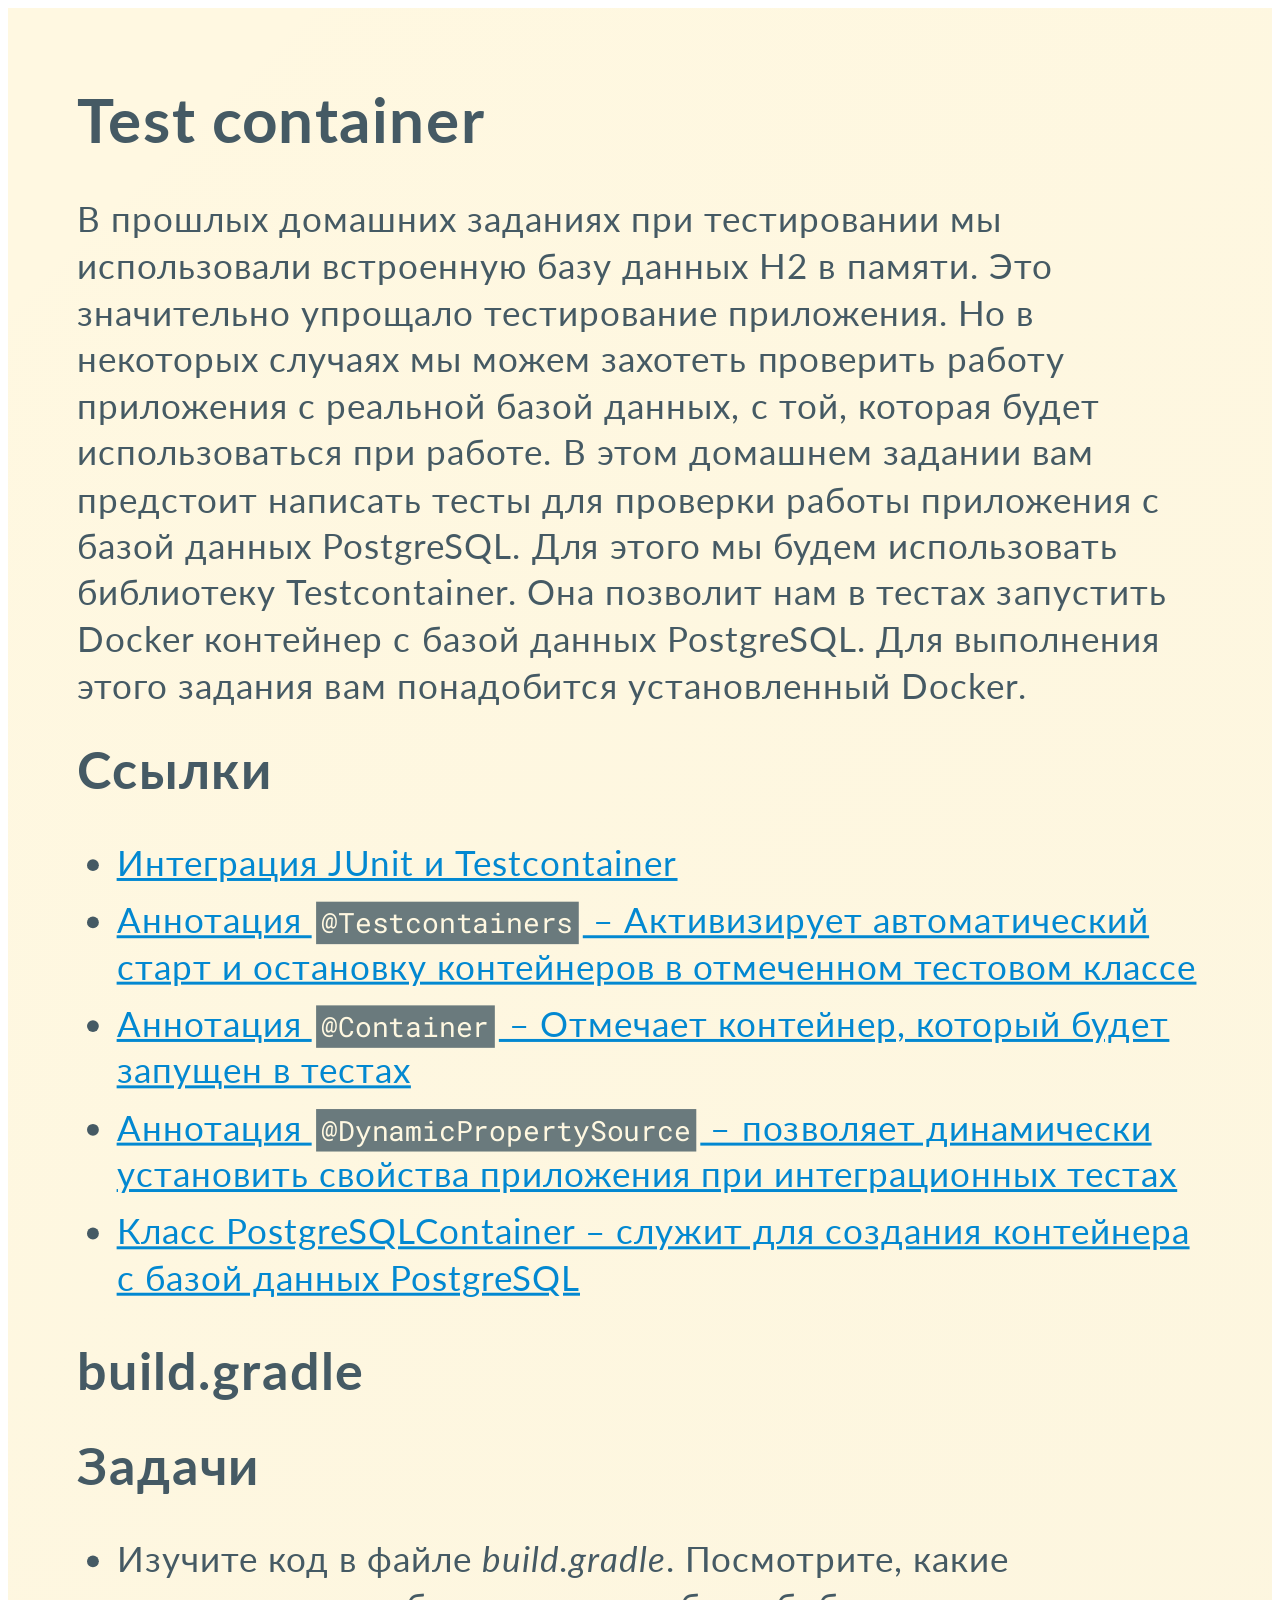
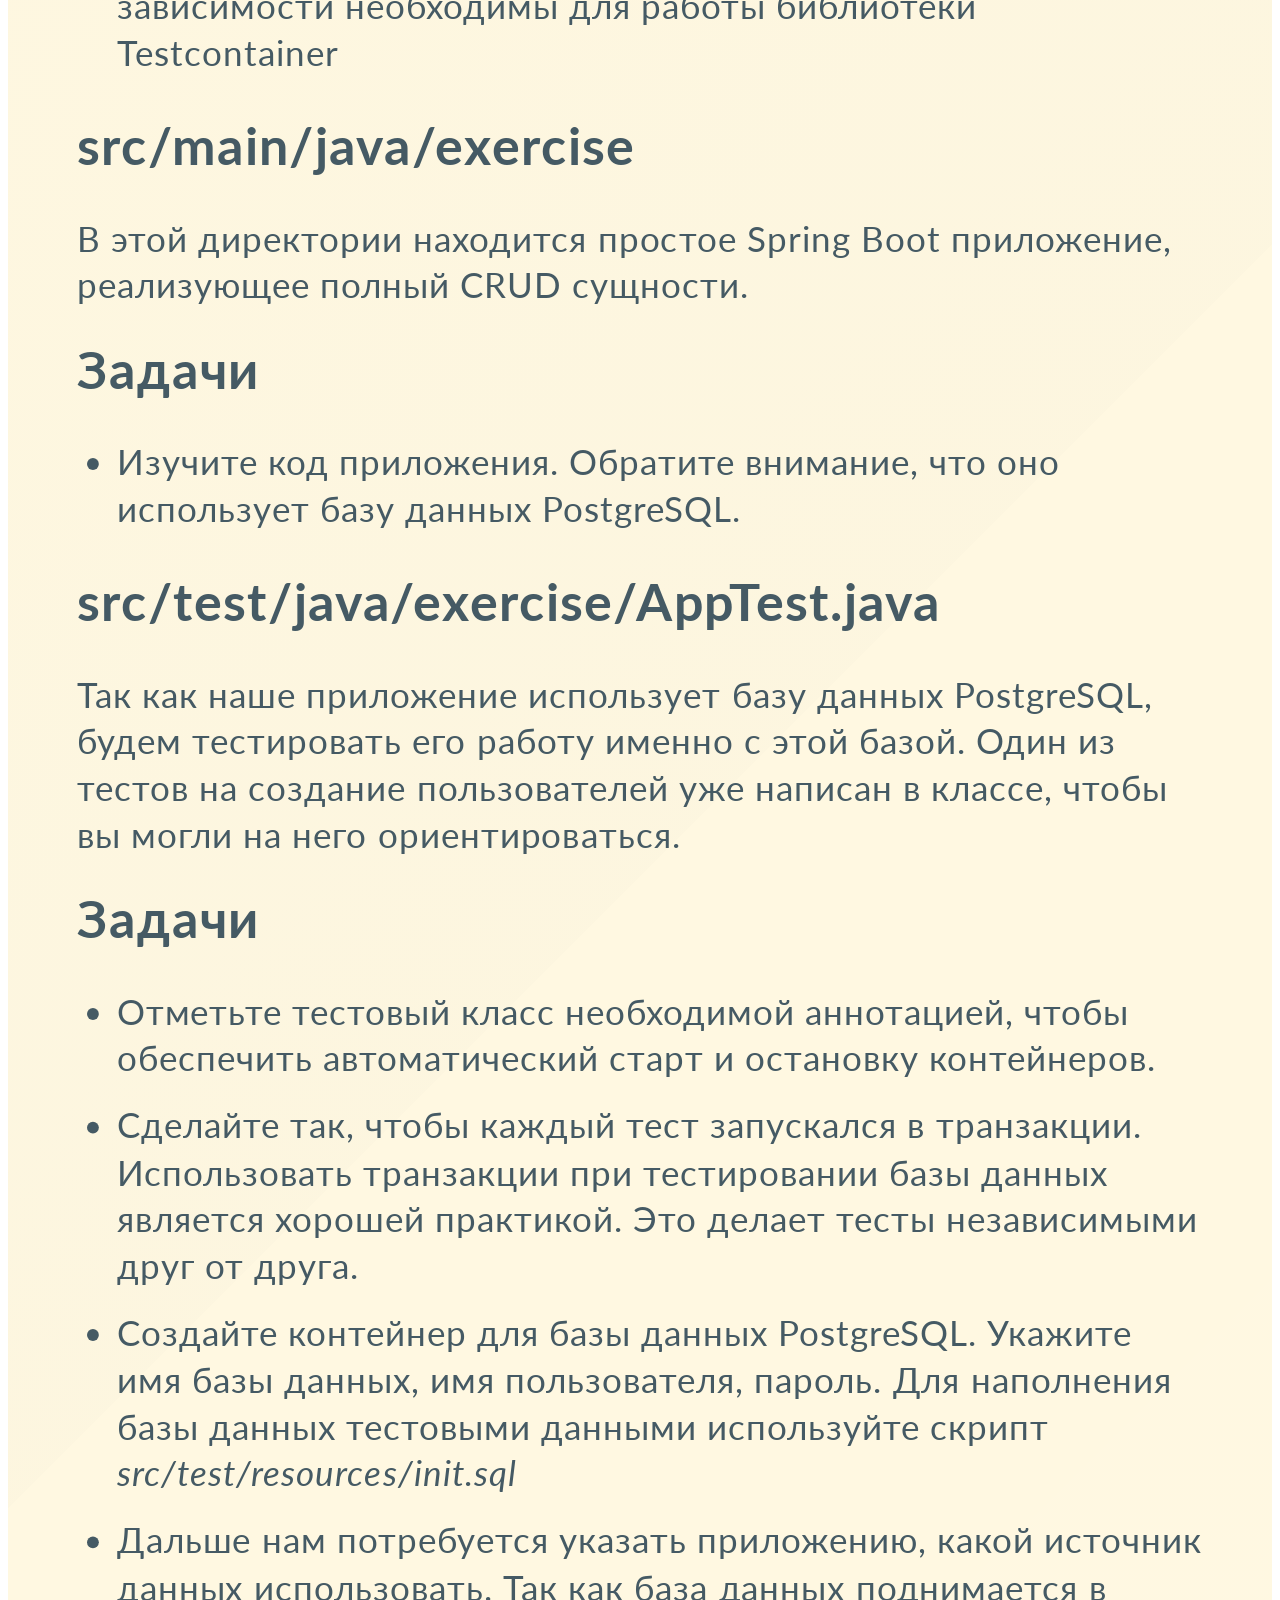
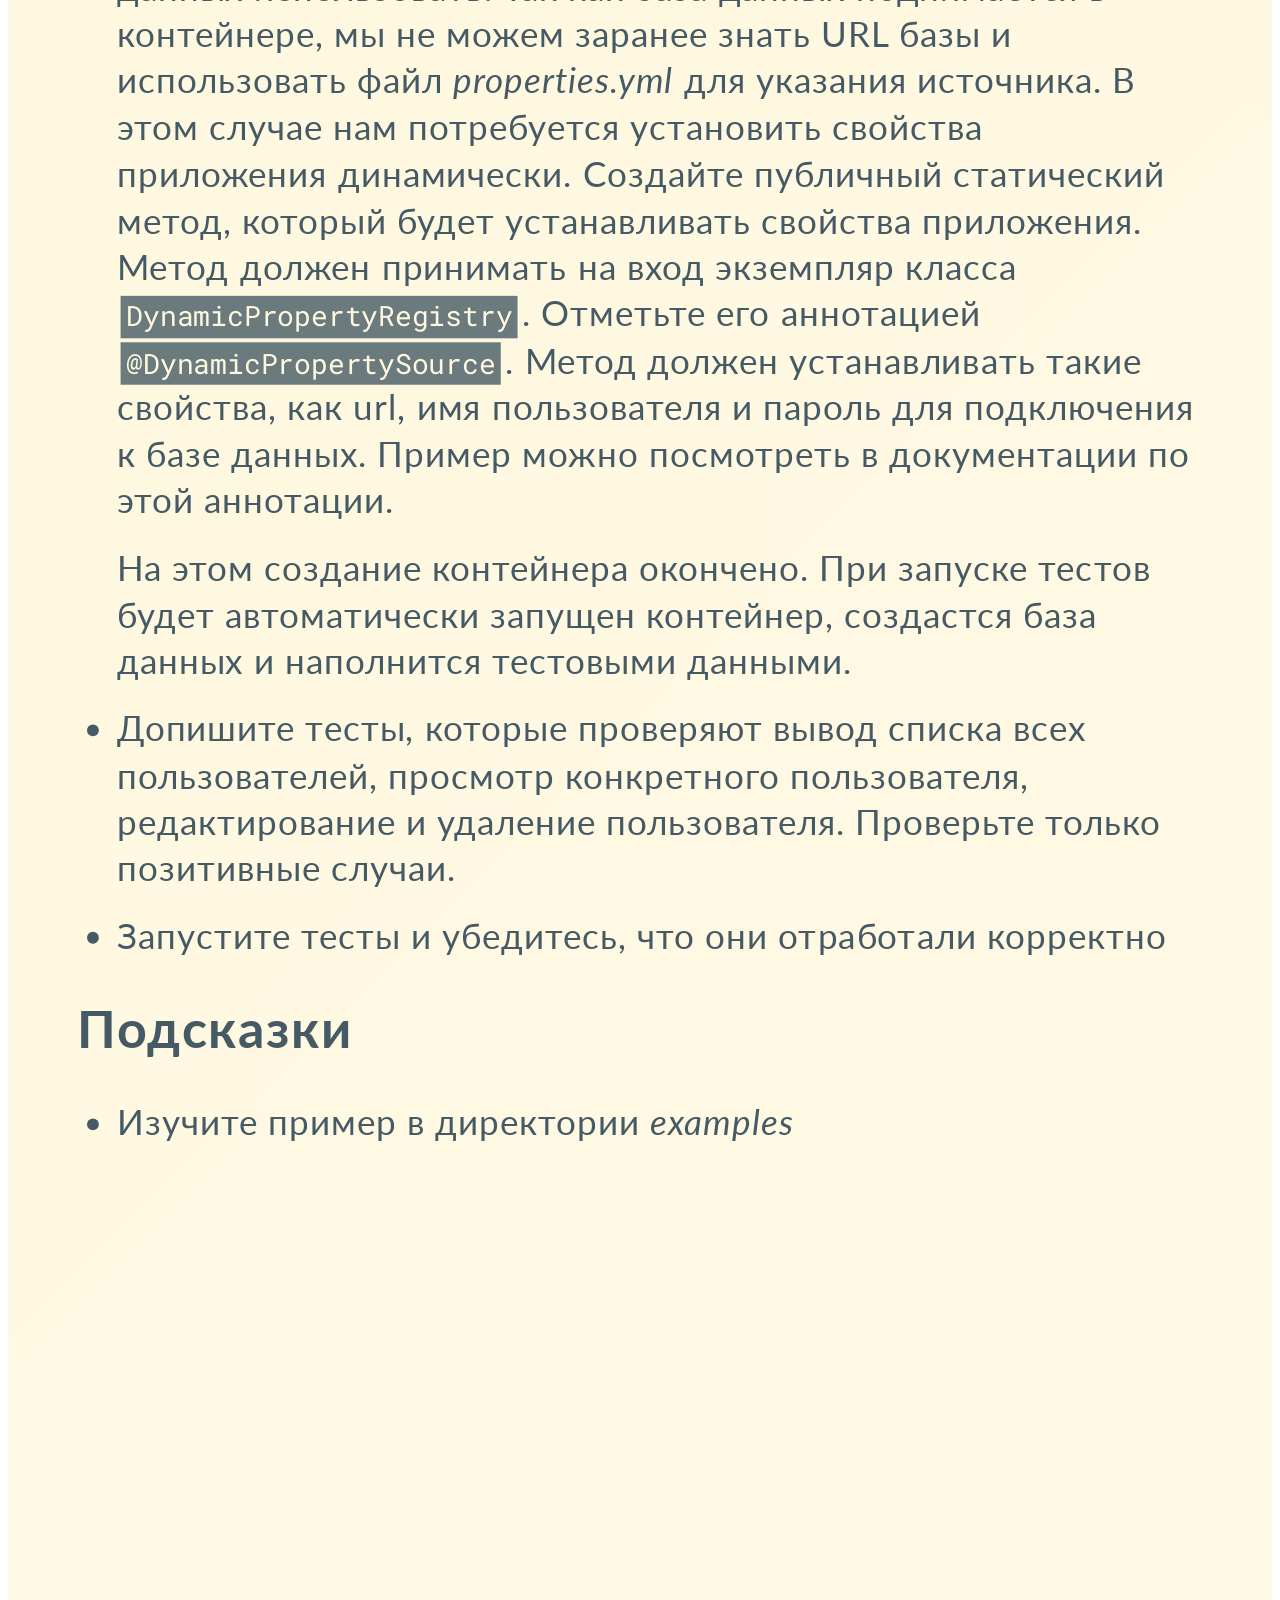
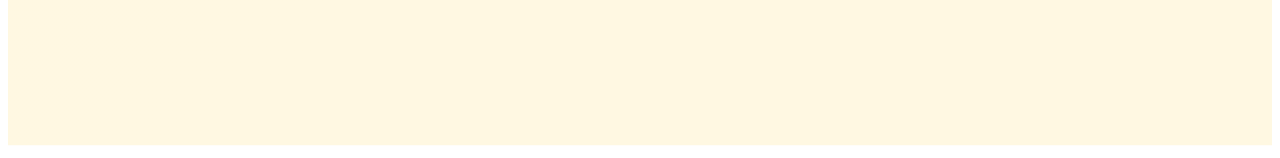
<file: java-advanced-ru/test-containers/README.html>
<!DOCTYPE html>
    <html>
      <head>
        <meta charset="utf-8">
      </head>
      <body>
        <style>@charset "UTF-8";@import "https://fonts.bunny.net/css?family=Lato:400,900|Roboto+Mono:400,700&display=swap";div.marpit>svg>foreignObject>section{width:1280px;height:720px;box-sizing:border-box;overflow:hidden;position:relative;scroll-snap-align:center center}div.marpit>svg>foreignObject>section:after{bottom:0;content:attr(data-marpit-pagination);padding:inherit;pointer-events:none;position:absolute;right:0}div.marpit>svg>foreignObject>section:not([data-marpit-pagination]):after{display:none}/* Normalization */div.marpit>svg>foreignObject>section :is(h1,marp-h1){font-size:2em;margin:0.67em 0}div.marpit>svg>foreignObject>section video::-webkit-media-controls{will-change:transform}@page{size:1280px 5000px;margin:0}@media print{body,html{background-color:#fff;margin:0;page-break-inside:avoid;break-inside:avoid-page}div.marpit>svg>foreignObject>section{page-break-before:always;break-before:page}div.marpit>svg>foreignObject>section,div.marpit>svg>foreignObject>section *{-webkit-print-color-adjust:exact!important;animation-delay:0s!important;animation-duration:0s!important;color-adjust:exact!important;transition:none!important}div.marpit>svg[data-marpit-svg]{display:block;height:100vh;width:100vw}}
/*!
 * Marp / Marpit Gaia theme.
 *
 * @theme gaia
 * @author Yuki Hattori
 *
 * @auto-scaling true
 * @size 16:9 1280px 720px
 * @size 4:3 960px 720px
 */div.marpit>svg>foreignObject>section :is(pre,marp-pre) code.hljs{display:block;overflow-x:auto;padding:1em}div.marpit>svg>foreignObject>section code.hljs{padding:3px 5px}div.marpit>svg>foreignObject>section .hljs{background:#000;color:#f8f8f8}div.marpit>svg>foreignObject>section .hljs-comment,div.marpit>svg>foreignObject>section .hljs-quote{color:#aeaeae;font-style:italic}div.marpit>svg>foreignObject>section .hljs-keyword,div.marpit>svg>foreignObject>section .hljs-selector-tag,div.marpit>svg>foreignObject>section .hljs-type{color:#e28964}div.marpit>svg>foreignObject>section .hljs-string{color:#65b042}div.marpit>svg>foreignObject>section .hljs-subst{color:#daefa3}div.marpit>svg>foreignObject>section .hljs-link,div.marpit>svg>foreignObject>section .hljs-regexp{color:#e9c062}div.marpit>svg>foreignObject>section .hljs-name,div.marpit>svg>foreignObject>section .hljs-section,div.marpit>svg>foreignObject>section .hljs-tag,div.marpit>svg>foreignObject>section .hljs-title{color:#89bdff}div.marpit>svg>foreignObject>section .hljs-class .hljs-title,div.marpit>svg>foreignObject>section .hljs-doctag,div.marpit>svg>foreignObject>section .hljs-title.class_{text-decoration:underline}div.marpit>svg>foreignObject>section .hljs-bullet,div.marpit>svg>foreignObject>section .hljs-number,div.marpit>svg>foreignObject>section .hljs-symbol{color:#3387cc}div.marpit>svg>foreignObject>section .hljs-params,div.marpit>svg>foreignObject>section .hljs-template-variable,div.marpit>svg>foreignObject>section .hljs-variable{color:#3e87e3}div.marpit>svg>foreignObject>section .hljs-attribute{color:#cda869}div.marpit>svg>foreignObject>section .hljs-meta{color:#8996a8}div.marpit>svg>foreignObject>section .hljs-formula{background-color:#0e2231;color:#f8f8f8;font-style:italic}div.marpit>svg>foreignObject>section .hljs-addition{background-color:#253b22;color:#f8f8f8}div.marpit>svg>foreignObject>section .hljs-deletion{background-color:#420e09;color:#f8f8f8}div.marpit>svg>foreignObject>section .hljs-selector-class{color:#9b703f}div.marpit>svg>foreignObject>section .hljs-selector-id{color:#8b98ab}div.marpit>svg>foreignObject>section .hljs-emphasis{font-style:italic}div.marpit>svg>foreignObject>section .hljs-strong{font-weight:700}div.marpit>svg>foreignObject>section :is(h1,marp-h1),div.marpit>svg>foreignObject>section :is(h2,marp-h2),div.marpit>svg>foreignObject>section :is(h3,marp-h3),div.marpit>svg>foreignObject>section :is(h4,marp-h4),div.marpit>svg>foreignObject>section :is(h5,marp-h5),div.marpit>svg>foreignObject>section :is(h6,marp-h6){margin:.5em 0 0}div.marpit>svg>foreignObject>section :is(h1,marp-h1) strong,div.marpit>svg>foreignObject>section :is(h2,marp-h2) strong,div.marpit>svg>foreignObject>section :is(h3,marp-h3) strong,div.marpit>svg>foreignObject>section :is(h4,marp-h4) strong,div.marpit>svg>foreignObject>section :is(h5,marp-h5) strong,div.marpit>svg>foreignObject>section :is(h6,marp-h6) strong{font-weight:inherit}div.marpit>svg>foreignObject>section :is(h1,marp-h1)::part(auto-scaling),div.marpit>svg>foreignObject>section :is(h2,marp-h2)::part(auto-scaling),div.marpit>svg>foreignObject>section :is(h3,marp-h3)::part(auto-scaling),div.marpit>svg>foreignObject>section :is(h4,marp-h4)::part(auto-scaling),div.marpit>svg>foreignObject>section :is(h5,marp-h5)::part(auto-scaling),div.marpit>svg>foreignObject>section :is(h6,marp-h6)::part(auto-scaling){max-height:580px}div.marpit>svg>foreignObject>section :is(h1,marp-h1){font-size:1.8em}div.marpit>svg>foreignObject>section :is(h2,marp-h2){font-size:1.5em}div.marpit>svg>foreignObject>section :is(h3,marp-h3){font-size:1.3em}div.marpit>svg>foreignObject>section :is(h4,marp-h4){font-size:1.1em}div.marpit>svg>foreignObject>section :is(h5,marp-h5){font-size:1em}div.marpit>svg>foreignObject>section :is(h6,marp-h6){font-size:.9em}div.marpit>svg>foreignObject>section blockquote,div.marpit>svg>foreignObject>section p{margin:1em 0 0}div.marpit>svg>foreignObject>section ol>li,div.marpit>svg>foreignObject>section ul>li{margin:.3em 0 0}div.marpit>svg>foreignObject>section ol>li>p,div.marpit>svg>foreignObject>section ul>li>p{margin:.6em 0 0}div.marpit>svg>foreignObject>section code{display:inline-block;font-family:Roboto Mono,monospace;font-size:.8em;letter-spacing:0;margin:-.1em .15em;padding:.1em .2em;vertical-align:baseline}div.marpit>svg>foreignObject>section :is(pre,marp-pre){display:block;margin:1em 0 0;overflow:visible}div.marpit>svg>foreignObject>section :is(pre,marp-pre) code{box-sizing:border-box;font-size:.7em;margin:0;min-width:100%;padding:.5em}div.marpit>svg>foreignObject>section :is(pre,marp-pre)::part(auto-scaling){max-height:calc(580px - 1em)}div.marpit>svg>foreignObject>section blockquote{margin:1em 0 0;padding:0 1em;position:relative}div.marpit>svg>foreignObject>section blockquote:after,div.marpit>svg>foreignObject>section blockquote:before{content:"“";display:block;font-family:Times New Roman,serif;font-weight:700;position:absolute}div.marpit>svg>foreignObject>section blockquote:before{left:0;top:0}div.marpit>svg>foreignObject>section blockquote:after{bottom:0;right:0;transform:rotate(180deg)}div.marpit>svg>foreignObject>section blockquote>:first-child{margin-top:0}div.marpit>svg>foreignObject>section mark{background:transparent}div.marpit>svg>foreignObject>section table{border-collapse:collapse;border-spacing:0;margin:1em 0 0}div.marpit>svg>foreignObject>section table td,div.marpit>svg>foreignObject>section table th{border-style:solid;border-width:1px;padding:.2em .4em}div.marpit>svg>foreignObject>section footer,div.marpit>svg>foreignObject>section header,div.marpit>svg>foreignObject>section:after{box-sizing:border-box;font-size:66%;height:70px;line-height:50px;overflow:hidden;padding:10px 25px;position:absolute}div.marpit>svg>foreignObject>section:after{--marpit-root-font-size:66%}div.marpit>svg>foreignObject>section header{top:0}div.marpit>svg>foreignObject>section footer,div.marpit>svg>foreignObject>section header{left:0;right:0}div.marpit>svg>foreignObject>section footer{bottom:0}div.marpit>svg>foreignObject>section{word-wrap:break-word;--color-background:#fff8e1;--color-background-stripe:rgba(69,90,100,.1);--color-foreground:#455a64;--color-dimmed:#6a7a7d;--color-highlight:#0288d1;background-color:var(--color-background);background-image:linear-gradient(135deg,hsla(0,0%,53%,0),hsla(0,0%,53%,.02) 50%,hsla(0,0%,100%,0) 0,hsla(0,0%,100%,.05));color:var(--color-foreground);font-family:Lato,Avenir Next,Avenir,Trebuchet MS,Segoe UI,sans-serif;font-size:35px;height:720px;letter-spacing:1.25px;line-height:1.35;padding:70px;width:1280px}div.marpit>svg>foreignObject>section{--marpit-root-font-size:35px}div.marpit>svg>foreignObject>section:after{bottom:0;font-size:80%;right:0}div.marpit>svg>foreignObject>section:after{--marpit-root-font-size:80%}div.marpit>svg>foreignObject>section a,div.marpit>svg>foreignObject>section mark{color:var(--color-highlight)}div.marpit>svg>foreignObject>section code{background:var(--color-dimmed);color:var(--color-background)}div.marpit>svg>foreignObject>section :is(h1,marp-h1) strong,div.marpit>svg>foreignObject>section :is(h2,marp-h2) strong,div.marpit>svg>foreignObject>section :is(h3,marp-h3) strong,div.marpit>svg>foreignObject>section :is(h4,marp-h4) strong,div.marpit>svg>foreignObject>section :is(h5,marp-h5) strong,div.marpit>svg>foreignObject>section :is(h6,marp-h6) strong{color:var(--color-highlight)}div.marpit>svg>foreignObject>section :is(pre,marp-pre){background:var(--color-foreground)}div.marpit>svg>foreignObject>section :is(pre,marp-pre)>code{background:transparent}div.marpit>svg>foreignObject>section blockquote:after,div.marpit>svg>foreignObject>section blockquote:before,div.marpit>svg>foreignObject>section footer,div.marpit>svg>foreignObject>section header,div.marpit>svg>foreignObject>section section:after{color:var(--color-dimmed)}div.marpit>svg>foreignObject>section table td,div.marpit>svg>foreignObject>section table th{border-color:var(--color-foreground)}div.marpit>svg>foreignObject>section table thead th{background:var(--color-foreground);color:var(--color-background)}div.marpit>svg>foreignObject>section table tbody>tr:nth-child(odd) td,div.marpit>svg>foreignObject>section table tbody>tr:nth-child(odd) th{background:var(--color-background-stripe,transparent)}div.marpit>svg>foreignObject>section>:first-child,div.marpit>svg>foreignObject>section>header:first-child+*{margin-top:0}div.marpit>svg>foreignObject>section:where(.invert){--color-background:#455a64;--color-background-stripe:rgba(255,248,225,.1);--color-foreground:#fff8e1;--color-dimmed:#dad8c8;--color-highlight:#81d4fa}div.marpit>svg>foreignObject>section:where(.gaia){--color-background:#0288d1;--color-background-stripe:rgba(255,248,225,.1);--color-foreground:#fff8e1;--color-dimmed:#cce2de;--color-highlight:#81d4fa}div.marpit>svg>foreignObject>section:where(.lead){display:flex;flex-flow:column nowrap;justify-content:center}div.marpit>svg>foreignObject>section:where(.lead) :is(h1,marp-h1),div.marpit>svg>foreignObject>section:where(.lead) :is(h2,marp-h2),div.marpit>svg>foreignObject>section:where(.lead) :is(h3,marp-h3),div.marpit>svg>foreignObject>section:where(.lead) :is(h4,marp-h4),div.marpit>svg>foreignObject>section:where(.lead) :is(h5,marp-h5),div.marpit>svg>foreignObject>section:where(.lead) :is(h6,marp-h6){text-align:center}div.marpit>svg>foreignObject>section:where(.lead) p{text-align:center}div.marpit>svg>foreignObject>section:where(.lead) blockquote>:is(h1,marp-h1),div.marpit>svg>foreignObject>section:where(.lead) blockquote>:is(h2,marp-h2),div.marpit>svg>foreignObject>section:where(.lead) blockquote>:is(h3,marp-h3),div.marpit>svg>foreignObject>section:where(.lead) blockquote>:is(h4,marp-h4),div.marpit>svg>foreignObject>section:where(.lead) blockquote>:is(h5,marp-h5),div.marpit>svg>foreignObject>section:where(.lead) blockquote>:is(h6,marp-h6),div.marpit>svg>foreignObject>section:where(.lead) blockquote>p{text-align:left}div.marpit>svg>foreignObject>section:where(.lead) ol>li>p,div.marpit>svg>foreignObject>section:where(.lead) ul>li>p{text-align:left}div.marpit>svg>foreignObject>section:where(.lead) table{margin-left:auto;margin-right:auto}div.marpit>svg>foreignObject>section img[data-marp-twemoji]{background:transparent;height:1em;margin:0 .05em 0 .1em;vertical-align:-.1em;width:1em}
    /* @theme my-first-theme */div.marpit>svg>foreignObject>section{width:1280px;height:5000px}div.marpit>svg>foreignObject>section[data-marpit-advanced-background=background]{columns:initial!important;display:block!important;padding:0!important}div.marpit>svg>foreignObject>section[data-marpit-advanced-background=background]:after,div.marpit>svg>foreignObject>section[data-marpit-advanced-background=background]:before,div.marpit>svg>foreignObject>section[data-marpit-advanced-background=content]:after,div.marpit>svg>foreignObject>section[data-marpit-advanced-background=content]:before{display:none!important}div.marpit>svg>foreignObject>section[data-marpit-advanced-background=background]>div[data-marpit-advanced-background-container]{all:initial;display:flex;flex-direction:row;height:100%;overflow:hidden;width:100%}div.marpit>svg>foreignObject>section[data-marpit-advanced-background=background]>div[data-marpit-advanced-background-container][data-marpit-advanced-background-direction=vertical]{flex-direction:column}div.marpit>svg>foreignObject>section[data-marpit-advanced-background=background][data-marpit-advanced-background-split]>div[data-marpit-advanced-background-container]{width:var(--marpit-advanced-background-split,50%)}div.marpit>svg>foreignObject>section[data-marpit-advanced-background=background][data-marpit-advanced-background-split=right]>div[data-marpit-advanced-background-container]{margin-left:calc(100% - var(--marpit-advanced-background-split, 50%))}div.marpit>svg>foreignObject>section[data-marpit-advanced-background=background]>div[data-marpit-advanced-background-container]>figure{all:initial;background-position:center;background-repeat:no-repeat;background-size:cover;flex:auto;margin:0}div.marpit>svg>foreignObject>section[data-marpit-advanced-background=content],div.marpit>svg>foreignObject>section[data-marpit-advanced-background=pseudo]{background:transparent!important}div.marpit>svg>foreignObject>section[data-marpit-advanced-background=pseudo],div.marpit>svg[data-marpit-svg]>foreignObject[data-marpit-advanced-background=pseudo]{pointer-events:none!important}div.marpit>svg>foreignObject>section[data-marpit-advanced-background-split]{width:100%;height:100%}</style>
        <div class="marpit"><svg data-marpit-svg="" viewBox="0 0 1280 5000"><foreignObject width="1280" height="5000"><section id="1" data-marpit-fragments="14">
<h1>Test container</h1>
<p>В прошлых домашних заданиях при тестировании мы использовали встроенную базу данных H2 в памяти. Это значительно упрощало тестирование приложения. Но в некоторых случаях мы можем захотеть проверить работу приложения с реальной базой данных, с той, которая будет использоваться при работе. В этом домашнем задании вам предстоит написать тесты для проверки работы приложения с базой данных PostgreSQL. Для этого мы будем использовать библиотеку Testcontainer. Она позволит нам в тестах запустить Docker контейнер с базой данных PostgreSQL. Для выполнения этого задания вам понадобится установленный Docker.</p>
<h2>Ссылки</h2>
<ul>
<li data-marpit-fragment="1"><a href="https://www.testcontainers.org/test_framework_integration/junit_5/">Интеграция JUnit и Testcontainer</a></li>
<li data-marpit-fragment="2"><a href="https://javadoc.io/doc/org.testcontainers/junit-jupiter/latest/org/testcontainers/junit/jupiter/Testcontainers.html">Аннотация <code>@Testcontainers</code> – Активизирует автоматический старт и остановку контейнеров в отмеченном тестовом классе</a></li>
<li data-marpit-fragment="3"><a href="https://javadoc.io/doc/org.testcontainers/junit-jupiter/latest/org/testcontainers/junit/jupiter/Container.html">Аннотация <code>@Container</code> – Отмечает контейнер, который будет запущен в тестах</a></li>
<li data-marpit-fragment="4"><a href="https://docs.spring.io/spring-framework/docs/current/javadoc-api/org/springframework/test/context/DynamicPropertySource.html">Аннотация <code>@DynamicPropertySource</code> – позволяет динамически установить свойства приложения при интеграционных тестах</a></li>
<li data-marpit-fragment="5"><a href="https://javadoc.io/static/org.testcontainers/postgresql/1.9.1/org/testcontainers/containers/PostgreSQLContainer.html">Класс PostgreSQLContainer – служит для создания контейнера с базой данных PostgreSQL</a></li>
</ul>
<h2>build.gradle</h2>
<h2>Задачи</h2>
<ul>
<li data-marpit-fragment="6">Изучите код в файле <em>build.gradle</em>. Посмотрите, какие зависимости необходимы для работы библиотеки Testcontainer</li>
</ul>
<h2>src/main/java/exercise</h2>
<p>В этой директории находится простое Spring Boot приложение, реализующее полный CRUD сущности.</p>
<h2>Задачи</h2>
<ul>
<li data-marpit-fragment="7">Изучите код приложения. Обратите внимание, что оно использует базу данных PostgreSQL.</li>
</ul>
<h2>src/test/java/exercise/AppTest.java</h2>
<p>Так как наше приложение использует базу данных PostgreSQL, будем тестировать его работу именно с этой базой. Один из тестов на создание пользователей уже написан в классе, чтобы вы могли на него ориентироваться.</p>
<h2>Задачи</h2>
<ul>
<li data-marpit-fragment="8">
<p>Отметьте тестовый класс необходимой аннотацией, чтобы обеспечить автоматический старт и остановку контейнеров.</p>
</li>
<li data-marpit-fragment="9">
<p>Сделайте так, чтобы каждый тест запускался в транзакции. Использовать транзакции при тестировании базы данных является хорошей практикой. Это делает тесты независимыми друг от друга.</p>
</li>
<li data-marpit-fragment="10">
<p>Создайте контейнер для базы данных PostgreSQL. Укажите имя базы данных, имя пользователя, пароль. Для наполнения базы данных тестовыми данными используйте скрипт <em>src/test/resources/init.sql</em></p>
</li>
<li data-marpit-fragment="11">
<p>Дальше нам потребуется указать приложению, какой источник данных использовать. Так как база данных поднимается в контейнере, мы не можем заранее знать URL базы и использовать файл <em>properties.yml</em> для указания источника. В этом случае нам потребуется установить свойства приложения динамически. Создайте публичный статический метод, который будет устанавливать свойства приложения. Метод должен принимать на вход экземпляр класса <code>DynamicPropertyRegistry</code>. Отметьте его аннотацией <code>@DynamicPropertySource</code>. Метод должен устанавливать такие свойства, как url, имя пользователя и пароль для подключения к базе данных. Пример можно посмотреть в документации по этой аннотации.</p>
<p>На этом создание контейнера окончено. При запуске тестов будет автоматически запущен контейнер, создастся база данных и наполнится тестовыми данными.</p>
</li>
<li data-marpit-fragment="12">
<p>Допишите тесты, которые проверяют вывод списка всех пользователей, просмотр конкретного пользователя, редактирование и удаление пользователя. Проверьте только позитивные случаи.</p>
</li>
<li data-marpit-fragment="13">
<p>Запустите тесты и убедитесь, что они отработали корректно</p>
</li>
</ul>
<h2>Подсказки</h2>
<ul>
<li data-marpit-fragment="14">Изучите пример в директории <em>examples</em></li>
</ul>
</section>
<script>!function(){"use strict";const t={h1:{proto:()=>HTMLHeadingElement,attrs:{role:"heading","aria-level":"1"},style:"display: block; font-size: 2em; margin-block-start: 0.67em; margin-block-end: 0.67em; margin-inline-start: 0px; margin-inline-end: 0px; font-weight: bold;"},h2:{proto:()=>HTMLHeadingElement,attrs:{role:"heading","aria-level":"2"},style:"display: block; font-size: 1.5em; margin-block-start: 0.83em; margin-block-end: 0.83em; margin-inline-start: 0px; margin-inline-end: 0px; font-weight: bold;"},h3:{proto:()=>HTMLHeadingElement,attrs:{role:"heading","aria-level":"3"},style:"display: block; font-size: 1.17em; margin-block-start: 1em; margin-block-end: 1em; margin-inline-start: 0px; margin-inline-end: 0px; font-weight: bold;"},h4:{proto:()=>HTMLHeadingElement,attrs:{role:"heading","aria-level":"4"},style:"display: block; margin-block-start: 1.33em; margin-block-end: 1.33em; margin-inline-start: 0px; margin-inline-end: 0px; font-weight: bold;"},h5:{proto:()=>HTMLHeadingElement,attrs:{role:"heading","aria-level":"5"},style:"display: block; font-size: 0.83em; margin-block-start: 1.67em; margin-block-end: 1.67em; margin-inline-start: 0px; margin-inline-end: 0px; font-weight: bold;"},h6:{proto:()=>HTMLHeadingElement,attrs:{role:"heading","aria-level":"6"},style:"display: block; font-size: 0.67em; margin-block-start: 2.33em; margin-block-end: 2.33em; margin-inline-start: 0px; margin-inline-end: 0px; font-weight: bold;"},span:{proto:()=>HTMLSpanElement},pre:{proto:()=>HTMLElement,style:"display: block; font-family: monospace; white-space: pre; margin: 1em 0; --marp-auto-scaling-white-space: pre;"}},e="data-marp-auto-scaling-wrapper",i="data-marp-auto-scaling-svg",n="data-marp-auto-scaling-container";class s extends HTMLElement{constructor(){super(),this.svgPreserveAspectRatio="xMinYMid meet";const t=t=>([e])=>{const{width:i,height:n}=e.contentRect;this[t]={width:i,height:n},this.updateSVGRect()};this.attachShadow({mode:"open"}),this.containerObserver=new ResizeObserver(t("containerSize")),this.wrapperObserver=new ResizeObserver(((...e)=>{t("wrapperSize")(...e),this.flushSvgDisplay()}))}static get observedAttributes(){return["data-downscale-only"]}connectedCallback(){var t,s,o,r,a;this.shadowRoot.innerHTML=`\n<style>\n  svg[${i}] { display: block; width: 100%; height: auto; vertical-align: top; }\n  span[${n}] { display: table; white-space: var(--marp-auto-scaling-white-space, nowrap); width: max-content; }\n</style>\n<div ${e}>\n  <svg part="svg" ${i}>\n    <foreignObject><span ${n}><slot></slot></span></foreignObject>\n  </svg>\n</div>\n    `.split(/\n\s*/).join(""),this.wrapper=null!==(t=this.shadowRoot.querySelector(`div[${e}]`))&&void 0!==t?t:void 0;const l=this.svg;this.svg=null!==(o=null===(s=this.wrapper)||void 0===s?void 0:s.querySelector(`svg[${i}]`))&&void 0!==o?o:void 0,this.svg!==l&&(this.svgComputedStyle=this.svg?window.getComputedStyle(this.svg):void 0),this.container=null!==(a=null===(r=this.svg)||void 0===r?void 0:r.querySelector(`span[${n}]`))&&void 0!==a?a:void 0,this.observe()}disconnectedCallback(){this.svg=void 0,this.svgComputedStyle=void 0,this.wrapper=void 0,this.container=void 0,this.observe()}attributeChangedCallback(){this.observe()}flushSvgDisplay(){const{svg:t}=this;t&&(t.style.display="inline",requestAnimationFrame((()=>{t.style.display=""})))}observe(){this.containerObserver.disconnect(),this.wrapperObserver.disconnect(),this.wrapper&&this.wrapperObserver.observe(this.wrapper),this.container&&this.containerObserver.observe(this.container),this.svgComputedStyle&&this.observeSVGStyle(this.svgComputedStyle)}observeSVGStyle(t){const e=()=>{const i=(()=>{const e=t.getPropertyValue("--preserve-aspect-ratio");if(e)return e.trim();return`x${(({textAlign:t,direction:e})=>{if(t.endsWith("left"))return"Min";if(t.endsWith("right"))return"Max";if("start"===t||"end"===t){let i="rtl"===e;return"end"===t&&(i=!i),i?"Max":"Min"}return"Mid"})(t)}YMid meet`})();i!==this.svgPreserveAspectRatio&&(this.svgPreserveAspectRatio=i,this.updateSVGRect()),t===this.svgComputedStyle&&requestAnimationFrame(e)};e()}updateSVGRect(){var t,e,i,n,s,o,r;let a=Math.ceil(null!==(e=null===(t=this.containerSize)||void 0===t?void 0:t.width)&&void 0!==e?e:0);const l=Math.ceil(null!==(n=null===(i=this.containerSize)||void 0===i?void 0:i.height)&&void 0!==n?n:0);void 0!==this.dataset.downscaleOnly&&(a=Math.max(a,null!==(o=null===(s=this.wrapperSize)||void 0===s?void 0:s.width)&&void 0!==o?o:0));const c=null===(r=this.svg)||void 0===r?void 0:r.querySelector(":scope > foreignObject");if(null==c||c.setAttribute("width",`${a}`),null==c||c.setAttribute("height",`${l}`),this.svg&&(this.svg.setAttribute("viewBox",`0 0 ${a} ${l}`),this.svg.setAttribute("preserveAspectRatio",this.svgPreserveAspectRatio),this.svg.style.height=a<=0||l<=0?"0":""),this.container){const t=this.svgPreserveAspectRatio.toLowerCase();this.container.style.marginLeft=t.startsWith("xmid")||t.startsWith("xmax")?"auto":"0",this.container.style.marginRight=t.startsWith("xmi")?"auto":"0"}}}const o=(t,{attrs:e={},style:i})=>class extends t{constructor(...t){super(...t);for(const[t,i]of Object.entries(e))this.hasAttribute(t)||this.setAttribute(t,i);this.attachShadow({mode:"open"})}static get observedAttributes(){return["data-auto-scaling"]}connectedCallback(){this._update()}attributeChangedCallback(){this._update()}_update(){const t=i?`<style>:host { ${i} }</style>`:"";let e="<slot></slot>";const{autoScaling:n}=this.dataset;if(void 0!==n){e=`<marp-auto-scaling exportparts="svg:auto-scaling" ${"downscale-only"===n?"data-downscale-only":""}>${e}</marp-auto-scaling>`}this.shadowRoot.innerHTML=t+e}};let r;const a=Symbol(),l="marpitSVGPolyfill:setZoomFactor,",c=Symbol();let d,p;function h(t){const e="object"==typeof t&&t.target||document,i="object"==typeof t?t.zoom:t;window[c]||(Object.defineProperty(window,c,{configurable:!0,value:!0}),window.addEventListener("message",(({data:t,origin:e})=>{if(e===window.origin)try{if(t&&"string"==typeof t&&t.startsWith(l)){const[,e]=t.split(","),i=Number.parseFloat(e);Number.isNaN(i)||(p=i)}}catch(t){console.error(t)}})));let n=!1;Array.from(e.querySelectorAll("svg[data-marpit-svg]"),(t=>{var e,s,o,r;t.style.transform||(t.style.transform="translateZ(0)");const a=i||p||t.currentScale||1;d!==a&&(d=a,n=a);const l=t.getBoundingClientRect(),{length:c}=t.children;for(let i=0;i<c;i+=1){const n=t.children[i];if(n.getScreenCTM){const t=n.getScreenCTM();if(t){const i=null!==(s=null===(e=n.x)||void 0===e?void 0:e.baseVal.value)&&void 0!==s?s:0,c=null!==(r=null===(o=n.y)||void 0===o?void 0:o.baseVal.value)&&void 0!==r?r:0,d=n.children.length;for(let e=0;e<d;e+=1){const s=n.children[e];if("SECTION"===s.tagName){const{style:e}=s;e.transformOrigin||(e.transformOrigin=`${-i}px ${-c}px`),e.transform=`scale(${a}) matrix(${t.a}, ${t.b}, ${t.c}, ${t.d}, ${t.e-l.left}, ${t.f-l.top}) translateZ(0.0001px)`;break}}}}}})),!1!==n&&Array.from(e.querySelectorAll("iframe"),(({contentWindow:t})=>{null==t||t.postMessage(`${l}${n}`,"null"===window.origin?"*":window.origin)}))}function g({once:t=!1,target:e=document}={}){const i="Apple Computer, Inc."===navigator.vendor?[h]:[];let n=!t;const s=()=>{for(const t of i)t({target:e});n&&window.requestAnimationFrame(s)};return s(),()=>{n=!1}}d=1,p=void 0;const m=Symbol(),v=(e=document)=>{if("undefined"==typeof window)throw new Error("Marp Core's browser script is valid only in browser context.");if(((e=document)=>{const i=window[a];i||customElements.define("marp-auto-scaling",s);for(const n of Object.keys(t)){const s=`marp-${n}`,a=t[n].proto();null!=r||(r=!!document.createElement("div",{is:"marp-auto-scaling"}).outerHTML.startsWith("<div is")),r&&a!==HTMLElement?i||customElements.define(s,o(a,{style:t[n].style}),{extends:n}):(i||customElements.define(s,o(HTMLElement,t[n])),e.querySelectorAll(`${n}[is="${s}"]`).forEach((t=>{t.outerHTML=t.outerHTML.replace(new RegExp(`^<${n}`,"i"),`<${s}`).replace(new RegExp(`</${n}>$`,"i"),`</${s}>`)})))}window[a]=!0})(e),e[m])return e[m];const i=g({target:e}),n=()=>{i(),delete e[m]},l=Object.assign(n,{cleanup:n,update:()=>v(e)});return Object.defineProperty(e,m,{configurable:!0,value:l}),l},u=document.currentScript;v(u?u.getRootNode():document)}();
</script></foreignObject></svg></div>
      </body>
    </html>
</file>
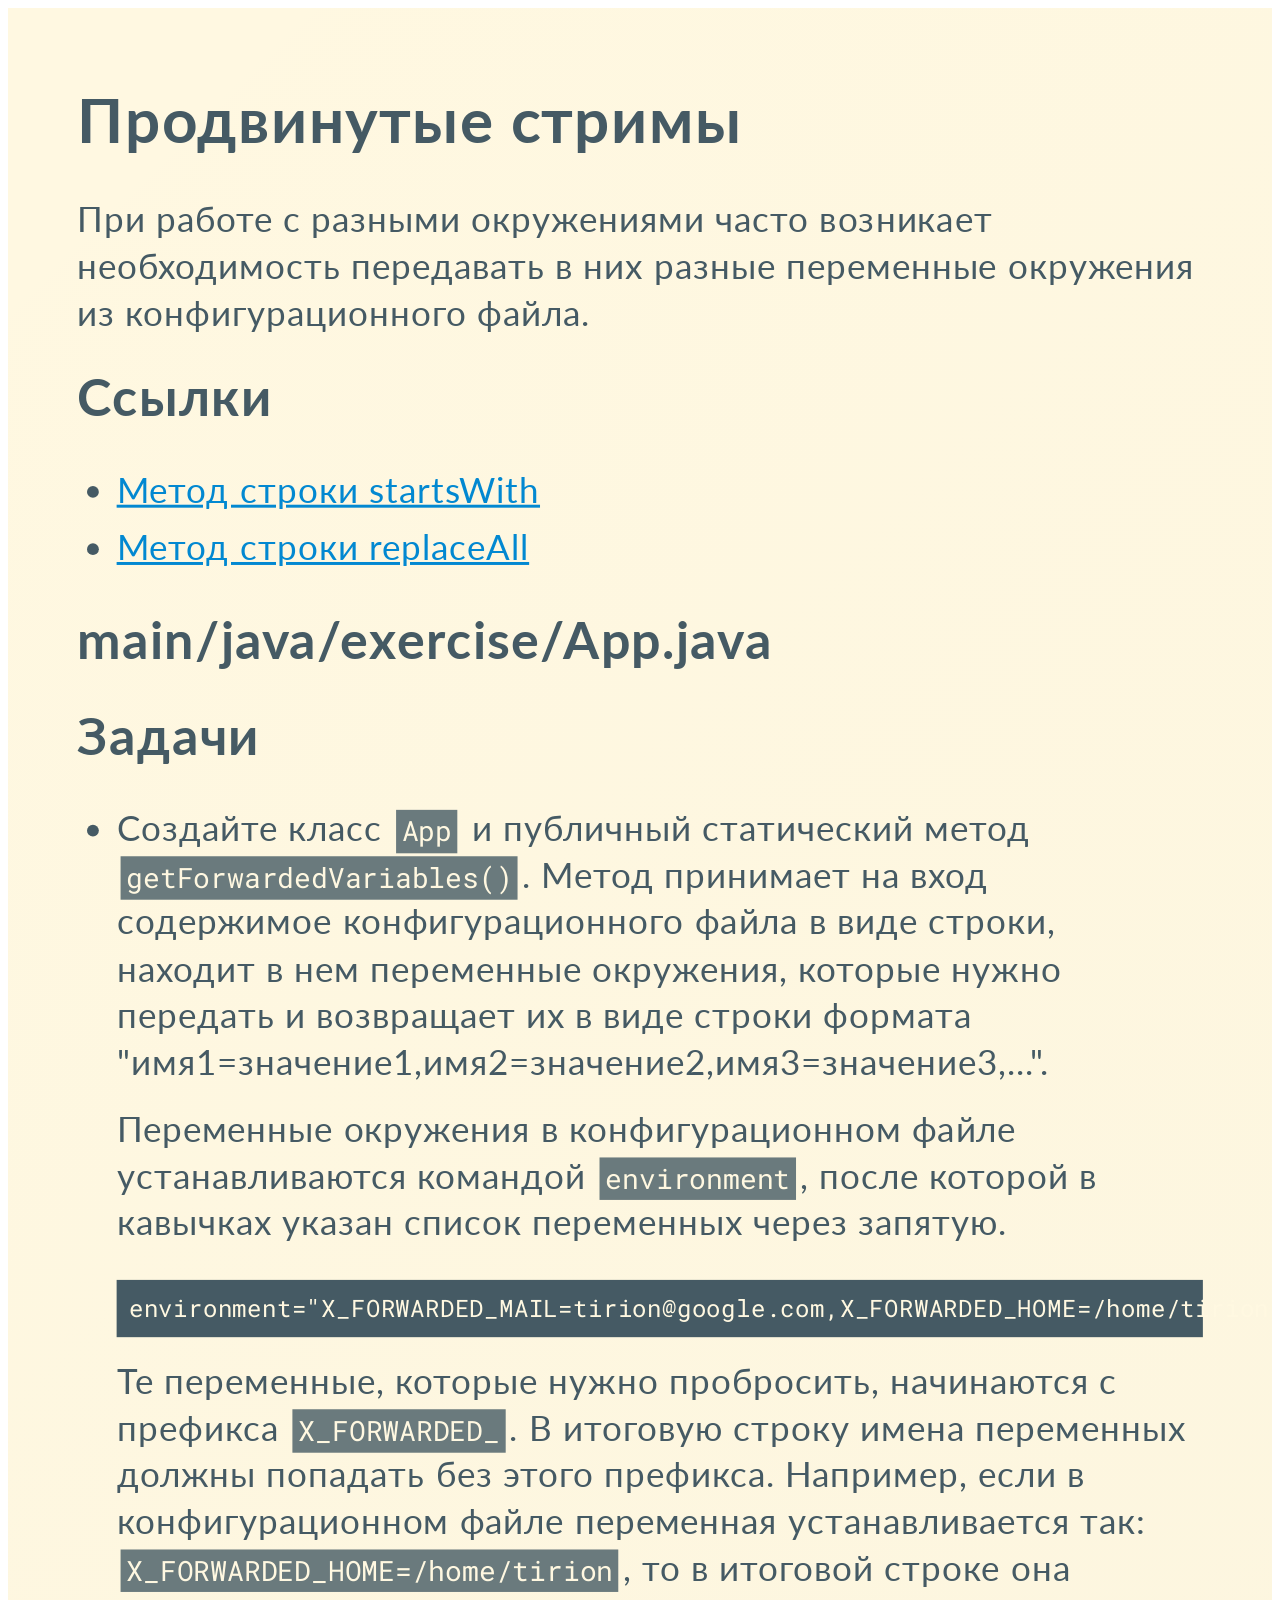
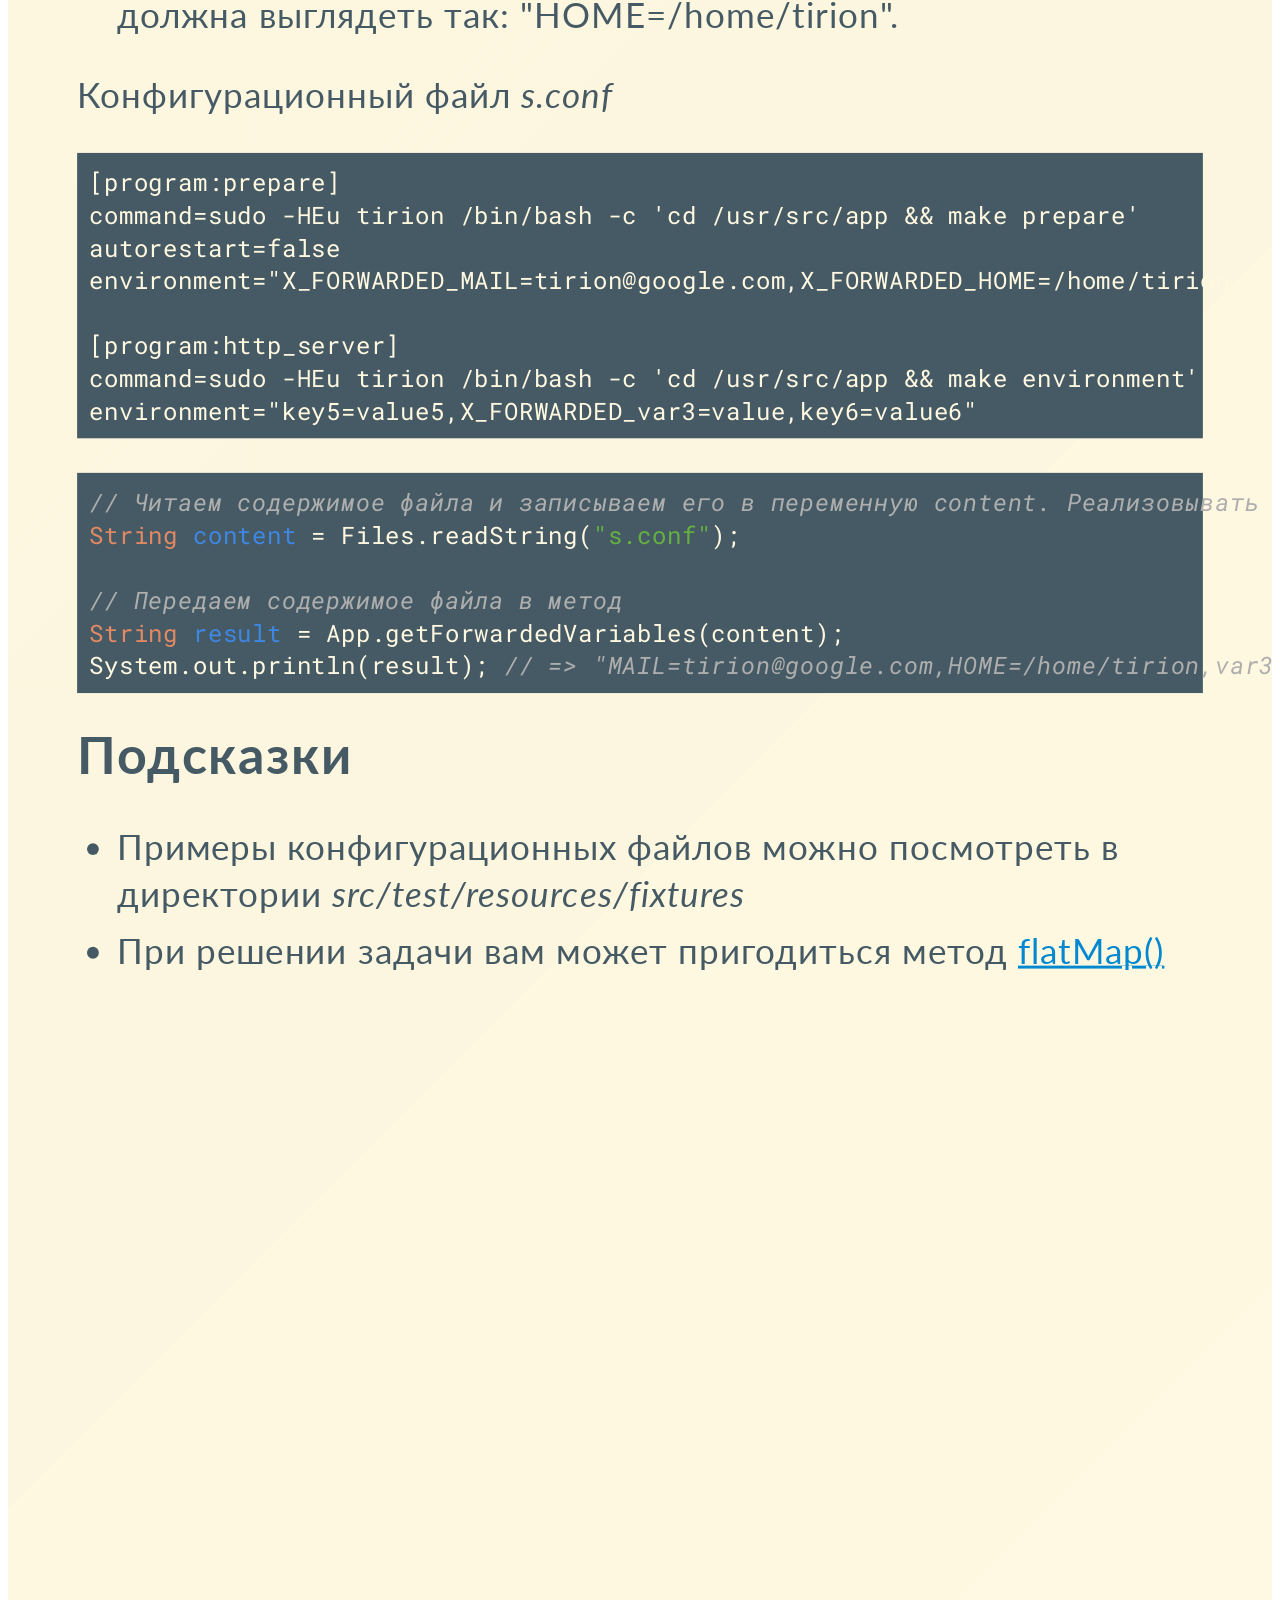
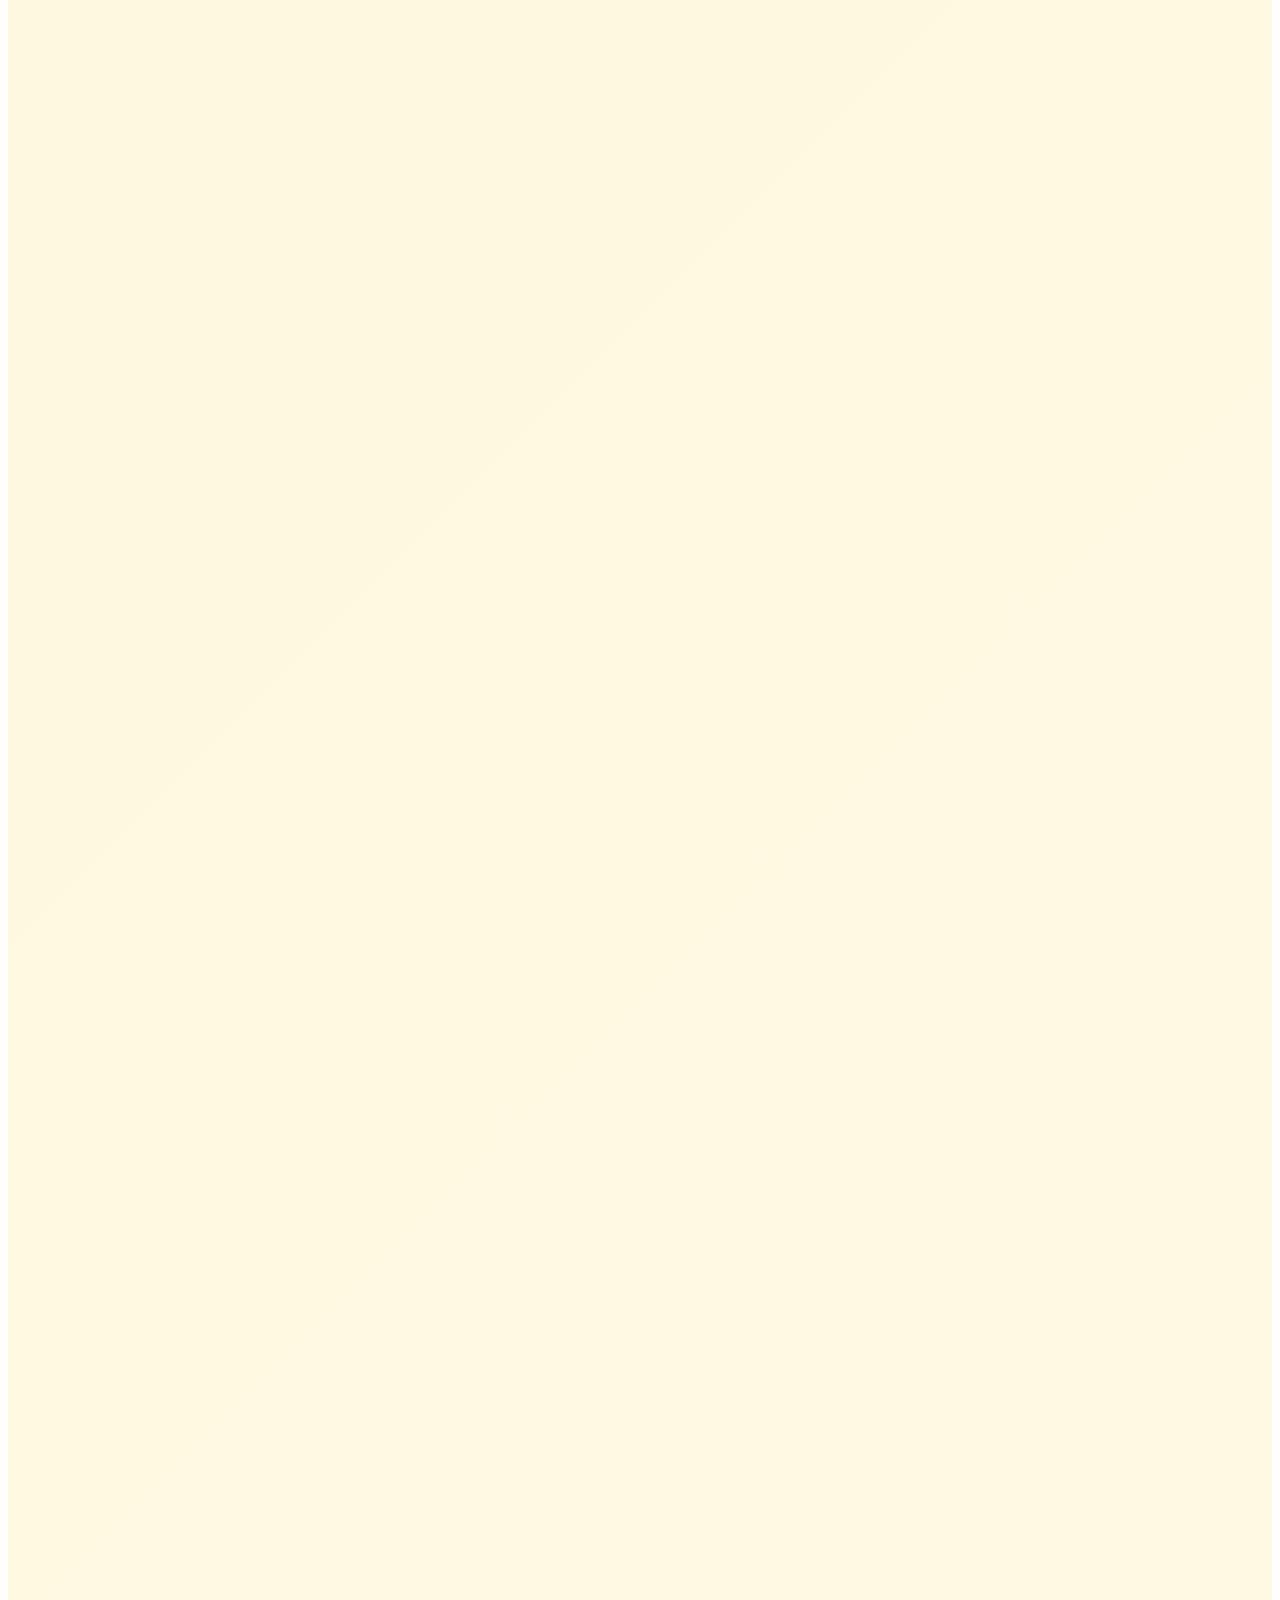
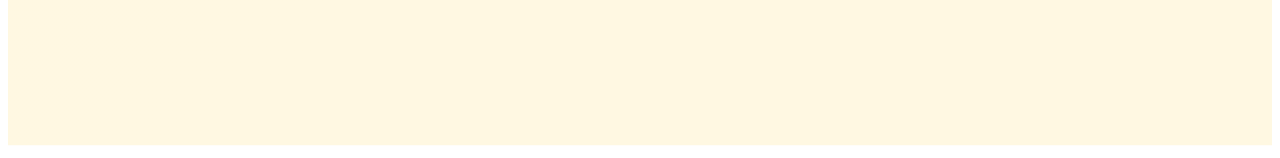
<file: java-collections-ru/advanced-streams/README.html>
<!DOCTYPE html>
    <html>
      <head>
        <meta charset="utf-8">
      </head>
      <body>
        <style>@charset "UTF-8";@import "https://fonts.bunny.net/css?family=Lato:400,900|Roboto+Mono:400,700&display=swap";div.marpit>svg>foreignObject>section{width:1280px;height:720px;box-sizing:border-box;overflow:hidden;position:relative;scroll-snap-align:center center}div.marpit>svg>foreignObject>section:after{bottom:0;content:attr(data-marpit-pagination);padding:inherit;pointer-events:none;position:absolute;right:0}div.marpit>svg>foreignObject>section:not([data-marpit-pagination]):after{display:none}/* Normalization */div.marpit>svg>foreignObject>section :is(h1,marp-h1){font-size:2em;margin:0.67em 0}div.marpit>svg>foreignObject>section video::-webkit-media-controls{will-change:transform}@page{size:1280px 5000px;margin:0}@media print{body,html{background-color:#fff;margin:0;page-break-inside:avoid;break-inside:avoid-page}div.marpit>svg>foreignObject>section{page-break-before:always;break-before:page}div.marpit>svg>foreignObject>section,div.marpit>svg>foreignObject>section *{-webkit-print-color-adjust:exact!important;animation-delay:0s!important;animation-duration:0s!important;color-adjust:exact!important;transition:none!important}div.marpit>svg[data-marpit-svg]{display:block;height:100vh;width:100vw}}
/*!
 * Marp / Marpit Gaia theme.
 *
 * @theme gaia
 * @author Yuki Hattori
 *
 * @auto-scaling true
 * @size 16:9 1280px 720px
 * @size 4:3 960px 720px
 */div.marpit>svg>foreignObject>section :is(pre,marp-pre) code.hljs{display:block;overflow-x:auto;padding:1em}div.marpit>svg>foreignObject>section code.hljs{padding:3px 5px}div.marpit>svg>foreignObject>section .hljs{background:#000;color:#f8f8f8}div.marpit>svg>foreignObject>section .hljs-comment,div.marpit>svg>foreignObject>section .hljs-quote{color:#aeaeae;font-style:italic}div.marpit>svg>foreignObject>section .hljs-keyword,div.marpit>svg>foreignObject>section .hljs-selector-tag,div.marpit>svg>foreignObject>section .hljs-type{color:#e28964}div.marpit>svg>foreignObject>section .hljs-string{color:#65b042}div.marpit>svg>foreignObject>section .hljs-subst{color:#daefa3}div.marpit>svg>foreignObject>section .hljs-link,div.marpit>svg>foreignObject>section .hljs-regexp{color:#e9c062}div.marpit>svg>foreignObject>section .hljs-name,div.marpit>svg>foreignObject>section .hljs-section,div.marpit>svg>foreignObject>section .hljs-tag,div.marpit>svg>foreignObject>section .hljs-title{color:#89bdff}div.marpit>svg>foreignObject>section .hljs-class .hljs-title,div.marpit>svg>foreignObject>section .hljs-doctag,div.marpit>svg>foreignObject>section .hljs-title.class_{text-decoration:underline}div.marpit>svg>foreignObject>section .hljs-bullet,div.marpit>svg>foreignObject>section .hljs-number,div.marpit>svg>foreignObject>section .hljs-symbol{color:#3387cc}div.marpit>svg>foreignObject>section .hljs-params,div.marpit>svg>foreignObject>section .hljs-template-variable,div.marpit>svg>foreignObject>section .hljs-variable{color:#3e87e3}div.marpit>svg>foreignObject>section .hljs-attribute{color:#cda869}div.marpit>svg>foreignObject>section .hljs-meta{color:#8996a8}div.marpit>svg>foreignObject>section .hljs-formula{background-color:#0e2231;color:#f8f8f8;font-style:italic}div.marpit>svg>foreignObject>section .hljs-addition{background-color:#253b22;color:#f8f8f8}div.marpit>svg>foreignObject>section .hljs-deletion{background-color:#420e09;color:#f8f8f8}div.marpit>svg>foreignObject>section .hljs-selector-class{color:#9b703f}div.marpit>svg>foreignObject>section .hljs-selector-id{color:#8b98ab}div.marpit>svg>foreignObject>section .hljs-emphasis{font-style:italic}div.marpit>svg>foreignObject>section .hljs-strong{font-weight:700}div.marpit>svg>foreignObject>section :is(h1,marp-h1),div.marpit>svg>foreignObject>section :is(h2,marp-h2),div.marpit>svg>foreignObject>section :is(h3,marp-h3),div.marpit>svg>foreignObject>section :is(h4,marp-h4),div.marpit>svg>foreignObject>section :is(h5,marp-h5),div.marpit>svg>foreignObject>section :is(h6,marp-h6){margin:.5em 0 0}div.marpit>svg>foreignObject>section :is(h1,marp-h1) strong,div.marpit>svg>foreignObject>section :is(h2,marp-h2) strong,div.marpit>svg>foreignObject>section :is(h3,marp-h3) strong,div.marpit>svg>foreignObject>section :is(h4,marp-h4) strong,div.marpit>svg>foreignObject>section :is(h5,marp-h5) strong,div.marpit>svg>foreignObject>section :is(h6,marp-h6) strong{font-weight:inherit}div.marpit>svg>foreignObject>section :is(h1,marp-h1)::part(auto-scaling),div.marpit>svg>foreignObject>section :is(h2,marp-h2)::part(auto-scaling),div.marpit>svg>foreignObject>section :is(h3,marp-h3)::part(auto-scaling),div.marpit>svg>foreignObject>section :is(h4,marp-h4)::part(auto-scaling),div.marpit>svg>foreignObject>section :is(h5,marp-h5)::part(auto-scaling),div.marpit>svg>foreignObject>section :is(h6,marp-h6)::part(auto-scaling){max-height:580px}div.marpit>svg>foreignObject>section :is(h1,marp-h1){font-size:1.8em}div.marpit>svg>foreignObject>section :is(h2,marp-h2){font-size:1.5em}div.marpit>svg>foreignObject>section :is(h3,marp-h3){font-size:1.3em}div.marpit>svg>foreignObject>section :is(h4,marp-h4){font-size:1.1em}div.marpit>svg>foreignObject>section :is(h5,marp-h5){font-size:1em}div.marpit>svg>foreignObject>section :is(h6,marp-h6){font-size:.9em}div.marpit>svg>foreignObject>section blockquote,div.marpit>svg>foreignObject>section p{margin:1em 0 0}div.marpit>svg>foreignObject>section ol>li,div.marpit>svg>foreignObject>section ul>li{margin:.3em 0 0}div.marpit>svg>foreignObject>section ol>li>p,div.marpit>svg>foreignObject>section ul>li>p{margin:.6em 0 0}div.marpit>svg>foreignObject>section code{display:inline-block;font-family:Roboto Mono,monospace;font-size:.8em;letter-spacing:0;margin:-.1em .15em;padding:.1em .2em;vertical-align:baseline}div.marpit>svg>foreignObject>section :is(pre,marp-pre){display:block;margin:1em 0 0;overflow:visible}div.marpit>svg>foreignObject>section :is(pre,marp-pre) code{box-sizing:border-box;font-size:.7em;margin:0;min-width:100%;padding:.5em}div.marpit>svg>foreignObject>section :is(pre,marp-pre)::part(auto-scaling){max-height:calc(580px - 1em)}div.marpit>svg>foreignObject>section blockquote{margin:1em 0 0;padding:0 1em;position:relative}div.marpit>svg>foreignObject>section blockquote:after,div.marpit>svg>foreignObject>section blockquote:before{content:"“";display:block;font-family:Times New Roman,serif;font-weight:700;position:absolute}div.marpit>svg>foreignObject>section blockquote:before{left:0;top:0}div.marpit>svg>foreignObject>section blockquote:after{bottom:0;right:0;transform:rotate(180deg)}div.marpit>svg>foreignObject>section blockquote>:first-child{margin-top:0}div.marpit>svg>foreignObject>section mark{background:transparent}div.marpit>svg>foreignObject>section table{border-collapse:collapse;border-spacing:0;margin:1em 0 0}div.marpit>svg>foreignObject>section table td,div.marpit>svg>foreignObject>section table th{border-style:solid;border-width:1px;padding:.2em .4em}div.marpit>svg>foreignObject>section footer,div.marpit>svg>foreignObject>section header,div.marpit>svg>foreignObject>section:after{box-sizing:border-box;font-size:66%;height:70px;line-height:50px;overflow:hidden;padding:10px 25px;position:absolute}div.marpit>svg>foreignObject>section:after{--marpit-root-font-size:66%}div.marpit>svg>foreignObject>section header{top:0}div.marpit>svg>foreignObject>section footer,div.marpit>svg>foreignObject>section header{left:0;right:0}div.marpit>svg>foreignObject>section footer{bottom:0}div.marpit>svg>foreignObject>section{word-wrap:break-word;--color-background:#fff8e1;--color-background-stripe:rgba(69,90,100,.1);--color-foreground:#455a64;--color-dimmed:#6a7a7d;--color-highlight:#0288d1;background-color:var(--color-background);background-image:linear-gradient(135deg,hsla(0,0%,53%,0),hsla(0,0%,53%,.02) 50%,hsla(0,0%,100%,0) 0,hsla(0,0%,100%,.05));color:var(--color-foreground);font-family:Lato,Avenir Next,Avenir,Trebuchet MS,Segoe UI,sans-serif;font-size:35px;height:720px;letter-spacing:1.25px;line-height:1.35;padding:70px;width:1280px}div.marpit>svg>foreignObject>section{--marpit-root-font-size:35px}div.marpit>svg>foreignObject>section:after{bottom:0;font-size:80%;right:0}div.marpit>svg>foreignObject>section:after{--marpit-root-font-size:80%}div.marpit>svg>foreignObject>section a,div.marpit>svg>foreignObject>section mark{color:var(--color-highlight)}div.marpit>svg>foreignObject>section code{background:var(--color-dimmed);color:var(--color-background)}div.marpit>svg>foreignObject>section :is(h1,marp-h1) strong,div.marpit>svg>foreignObject>section :is(h2,marp-h2) strong,div.marpit>svg>foreignObject>section :is(h3,marp-h3) strong,div.marpit>svg>foreignObject>section :is(h4,marp-h4) strong,div.marpit>svg>foreignObject>section :is(h5,marp-h5) strong,div.marpit>svg>foreignObject>section :is(h6,marp-h6) strong{color:var(--color-highlight)}div.marpit>svg>foreignObject>section :is(pre,marp-pre){background:var(--color-foreground)}div.marpit>svg>foreignObject>section :is(pre,marp-pre)>code{background:transparent}div.marpit>svg>foreignObject>section blockquote:after,div.marpit>svg>foreignObject>section blockquote:before,div.marpit>svg>foreignObject>section footer,div.marpit>svg>foreignObject>section header,div.marpit>svg>foreignObject>section section:after{color:var(--color-dimmed)}div.marpit>svg>foreignObject>section table td,div.marpit>svg>foreignObject>section table th{border-color:var(--color-foreground)}div.marpit>svg>foreignObject>section table thead th{background:var(--color-foreground);color:var(--color-background)}div.marpit>svg>foreignObject>section table tbody>tr:nth-child(odd) td,div.marpit>svg>foreignObject>section table tbody>tr:nth-child(odd) th{background:var(--color-background-stripe,transparent)}div.marpit>svg>foreignObject>section>:first-child,div.marpit>svg>foreignObject>section>header:first-child+*{margin-top:0}div.marpit>svg>foreignObject>section:where(.invert){--color-background:#455a64;--color-background-stripe:rgba(255,248,225,.1);--color-foreground:#fff8e1;--color-dimmed:#dad8c8;--color-highlight:#81d4fa}div.marpit>svg>foreignObject>section:where(.gaia){--color-background:#0288d1;--color-background-stripe:rgba(255,248,225,.1);--color-foreground:#fff8e1;--color-dimmed:#cce2de;--color-highlight:#81d4fa}div.marpit>svg>foreignObject>section:where(.lead){display:flex;flex-flow:column nowrap;justify-content:center}div.marpit>svg>foreignObject>section:where(.lead) :is(h1,marp-h1),div.marpit>svg>foreignObject>section:where(.lead) :is(h2,marp-h2),div.marpit>svg>foreignObject>section:where(.lead) :is(h3,marp-h3),div.marpit>svg>foreignObject>section:where(.lead) :is(h4,marp-h4),div.marpit>svg>foreignObject>section:where(.lead) :is(h5,marp-h5),div.marpit>svg>foreignObject>section:where(.lead) :is(h6,marp-h6){text-align:center}div.marpit>svg>foreignObject>section:where(.lead) p{text-align:center}div.marpit>svg>foreignObject>section:where(.lead) blockquote>:is(h1,marp-h1),div.marpit>svg>foreignObject>section:where(.lead) blockquote>:is(h2,marp-h2),div.marpit>svg>foreignObject>section:where(.lead) blockquote>:is(h3,marp-h3),div.marpit>svg>foreignObject>section:where(.lead) blockquote>:is(h4,marp-h4),div.marpit>svg>foreignObject>section:where(.lead) blockquote>:is(h5,marp-h5),div.marpit>svg>foreignObject>section:where(.lead) blockquote>:is(h6,marp-h6),div.marpit>svg>foreignObject>section:where(.lead) blockquote>p{text-align:left}div.marpit>svg>foreignObject>section:where(.lead) ol>li>p,div.marpit>svg>foreignObject>section:where(.lead) ul>li>p{text-align:left}div.marpit>svg>foreignObject>section:where(.lead) table{margin-left:auto;margin-right:auto}div.marpit>svg>foreignObject>section img[data-marp-twemoji]{background:transparent;height:1em;margin:0 .05em 0 .1em;vertical-align:-.1em;width:1em}
    /* @theme my-first-theme */div.marpit>svg>foreignObject>section{width:1280px;height:5000px}div.marpit>svg>foreignObject>section[data-marpit-advanced-background=background]{columns:initial!important;display:block!important;padding:0!important}div.marpit>svg>foreignObject>section[data-marpit-advanced-background=background]:after,div.marpit>svg>foreignObject>section[data-marpit-advanced-background=background]:before,div.marpit>svg>foreignObject>section[data-marpit-advanced-background=content]:after,div.marpit>svg>foreignObject>section[data-marpit-advanced-background=content]:before{display:none!important}div.marpit>svg>foreignObject>section[data-marpit-advanced-background=background]>div[data-marpit-advanced-background-container]{all:initial;display:flex;flex-direction:row;height:100%;overflow:hidden;width:100%}div.marpit>svg>foreignObject>section[data-marpit-advanced-background=background]>div[data-marpit-advanced-background-container][data-marpit-advanced-background-direction=vertical]{flex-direction:column}div.marpit>svg>foreignObject>section[data-marpit-advanced-background=background][data-marpit-advanced-background-split]>div[data-marpit-advanced-background-container]{width:var(--marpit-advanced-background-split,50%)}div.marpit>svg>foreignObject>section[data-marpit-advanced-background=background][data-marpit-advanced-background-split=right]>div[data-marpit-advanced-background-container]{margin-left:calc(100% - var(--marpit-advanced-background-split, 50%))}div.marpit>svg>foreignObject>section[data-marpit-advanced-background=background]>div[data-marpit-advanced-background-container]>figure{all:initial;background-position:center;background-repeat:no-repeat;background-size:cover;flex:auto;margin:0}div.marpit>svg>foreignObject>section[data-marpit-advanced-background=content],div.marpit>svg>foreignObject>section[data-marpit-advanced-background=pseudo]{background:transparent!important}div.marpit>svg>foreignObject>section[data-marpit-advanced-background=pseudo],div.marpit>svg[data-marpit-svg]>foreignObject[data-marpit-advanced-background=pseudo]{pointer-events:none!important}div.marpit>svg>foreignObject>section[data-marpit-advanced-background-split]{width:100%;height:100%}</style>
        <div class="marpit"><svg data-marpit-svg="" viewBox="0 0 1280 5000"><foreignObject width="1280" height="5000"><section id="1" data-marpit-fragments="5">
<h1>Продвинутые стримы</h1>
<p>При работе с разными окружениями часто возникает необходимость передавать в них разные переменные окружения из конфигурационного файла.</p>
<h2>Ссылки</h2>
<ul>
<li data-marpit-fragment="1"><a href="https://docs.oracle.com/en/java/javase/11/docs/api/java.base/java/lang/String.html#startsWith(java.lang.String)">Метод строки startsWith</a></li>
<li data-marpit-fragment="2"><a href="https://docs.oracle.com/en/java/javase/11/docs/api/java.base/java/lang/String.html#replaceAll(java.lang.String,java.lang.String)">Метод строки replaceAll</a></li>
</ul>
<h2>main/java/exercise/App.java</h2>
<h2>Задачи</h2>
<ul>
<li data-marpit-fragment="3">
<p>Создайте класс <code>App</code> и публичный статический метод <code>getForwardedVariables()</code>. Метод принимает на вход содержимое конфигурационного файла в виде строки, находит в нем переменные окружения, которые нужно передать и возвращает их в виде строки формата &quot;имя1=значение1,имя2=значение2,имя3=значение3,...&quot;.</p>
<p>Переменные окружения в конфигурационном файле устанавливаются командой <code>environment</code>, после которой в кавычках указан список переменных через запятую.</p>
<pre><code>environment=&quot;X_FORWARDED_MAIL=tirion@google.com,X_FORWARDED_HOME=/home/tirion,language=en&quot;
</code></pre>
<p>Те переменные, которые нужно пробросить, начинаются с префикса <code>X_FORWARDED_</code>. В итоговую строку имена переменных должны попадать без этого префикса. Например, если в конфигурационном файле переменная устанавливается так: <code>X_FORWARDED_HOME=/home/tirion</code>, то в итоговой строке она должна выглядеть так: &quot;HOME=/home/tirion&quot;.</p>
</li>
</ul>
<p>Конфигурационный файл <em>s.conf</em></p>
<pre><code>[program:prepare]
command=sudo -HEu tirion /bin/bash -c 'cd /usr/src/app &amp;&amp; make prepare'
autorestart=false
environment=&quot;X_FORWARDED_MAIL=tirion@google.com,X_FORWARDED_HOME=/home/tirion,language=en&quot;

[program:http_server]
command=sudo -HEu tirion /bin/bash -c 'cd /usr/src/app &amp;&amp; make environment'
environment=&quot;key5=value5,X_FORWARDED_var3=value,key6=value6&quot;
</code></pre>
<pre><code class="language-java"><span class="hljs-comment">// Читаем содержимое файла и записываем его в переменную content. Реализовывать это в домашней работе не нужно.</span>
<span class="hljs-type">String</span> <span class="hljs-variable">content</span> <span class="hljs-operator">=</span> Files.readString(<span class="hljs-string">&quot;s.conf&quot;</span>);

<span class="hljs-comment">// Передаем содержимое файла в метод</span>
<span class="hljs-type">String</span> <span class="hljs-variable">result</span> <span class="hljs-operator">=</span> App.getForwardedVariables(content);
System.out.println(result); <span class="hljs-comment">// =&gt; &quot;MAIL=tirion@google.com,HOME=/home/tirion,var3=value&quot;</span>
</code></pre>
<h2>Подсказки</h2>
<ul>
<li data-marpit-fragment="4">Примеры конфигурационных файлов можно посмотреть в директории <em>src/test/resources/fixtures</em></li>
<li data-marpit-fragment="5">При решении задачи вам может пригодиться метод <a href="https://docs.oracle.com/en/java/javase/18/docs/api/java.base/java/util/stream/Stream.html#flatMap(java.util.function.Function)">flatMap()</a></li>
</ul>
</section>
<script>!function(){"use strict";const t={h1:{proto:()=>HTMLHeadingElement,attrs:{role:"heading","aria-level":"1"},style:"display: block; font-size: 2em; margin-block-start: 0.67em; margin-block-end: 0.67em; margin-inline-start: 0px; margin-inline-end: 0px; font-weight: bold;"},h2:{proto:()=>HTMLHeadingElement,attrs:{role:"heading","aria-level":"2"},style:"display: block; font-size: 1.5em; margin-block-start: 0.83em; margin-block-end: 0.83em; margin-inline-start: 0px; margin-inline-end: 0px; font-weight: bold;"},h3:{proto:()=>HTMLHeadingElement,attrs:{role:"heading","aria-level":"3"},style:"display: block; font-size: 1.17em; margin-block-start: 1em; margin-block-end: 1em; margin-inline-start: 0px; margin-inline-end: 0px; font-weight: bold;"},h4:{proto:()=>HTMLHeadingElement,attrs:{role:"heading","aria-level":"4"},style:"display: block; margin-block-start: 1.33em; margin-block-end: 1.33em; margin-inline-start: 0px; margin-inline-end: 0px; font-weight: bold;"},h5:{proto:()=>HTMLHeadingElement,attrs:{role:"heading","aria-level":"5"},style:"display: block; font-size: 0.83em; margin-block-start: 1.67em; margin-block-end: 1.67em; margin-inline-start: 0px; margin-inline-end: 0px; font-weight: bold;"},h6:{proto:()=>HTMLHeadingElement,attrs:{role:"heading","aria-level":"6"},style:"display: block; font-size: 0.67em; margin-block-start: 2.33em; margin-block-end: 2.33em; margin-inline-start: 0px; margin-inline-end: 0px; font-weight: bold;"},span:{proto:()=>HTMLSpanElement},pre:{proto:()=>HTMLElement,style:"display: block; font-family: monospace; white-space: pre; margin: 1em 0; --marp-auto-scaling-white-space: pre;"}},e="data-marp-auto-scaling-wrapper",i="data-marp-auto-scaling-svg",n="data-marp-auto-scaling-container";class s extends HTMLElement{constructor(){super(),this.svgPreserveAspectRatio="xMinYMid meet";const t=t=>([e])=>{const{width:i,height:n}=e.contentRect;this[t]={width:i,height:n},this.updateSVGRect()};this.attachShadow({mode:"open"}),this.containerObserver=new ResizeObserver(t("containerSize")),this.wrapperObserver=new ResizeObserver(((...e)=>{t("wrapperSize")(...e),this.flushSvgDisplay()}))}static get observedAttributes(){return["data-downscale-only"]}connectedCallback(){var t,s,o,r,a;this.shadowRoot.innerHTML=`\n<style>\n  svg[${i}] { display: block; width: 100%; height: auto; vertical-align: top; }\n  span[${n}] { display: table; white-space: var(--marp-auto-scaling-white-space, nowrap); width: max-content; }\n</style>\n<div ${e}>\n  <svg part="svg" ${i}>\n    <foreignObject><span ${n}><slot></slot></span></foreignObject>\n  </svg>\n</div>\n    `.split(/\n\s*/).join(""),this.wrapper=null!==(t=this.shadowRoot.querySelector(`div[${e}]`))&&void 0!==t?t:void 0;const l=this.svg;this.svg=null!==(o=null===(s=this.wrapper)||void 0===s?void 0:s.querySelector(`svg[${i}]`))&&void 0!==o?o:void 0,this.svg!==l&&(this.svgComputedStyle=this.svg?window.getComputedStyle(this.svg):void 0),this.container=null!==(a=null===(r=this.svg)||void 0===r?void 0:r.querySelector(`span[${n}]`))&&void 0!==a?a:void 0,this.observe()}disconnectedCallback(){this.svg=void 0,this.svgComputedStyle=void 0,this.wrapper=void 0,this.container=void 0,this.observe()}attributeChangedCallback(){this.observe()}flushSvgDisplay(){const{svg:t}=this;t&&(t.style.display="inline",requestAnimationFrame((()=>{t.style.display=""})))}observe(){this.containerObserver.disconnect(),this.wrapperObserver.disconnect(),this.wrapper&&this.wrapperObserver.observe(this.wrapper),this.container&&this.containerObserver.observe(this.container),this.svgComputedStyle&&this.observeSVGStyle(this.svgComputedStyle)}observeSVGStyle(t){const e=()=>{const i=(()=>{const e=t.getPropertyValue("--preserve-aspect-ratio");if(e)return e.trim();return`x${(({textAlign:t,direction:e})=>{if(t.endsWith("left"))return"Min";if(t.endsWith("right"))return"Max";if("start"===t||"end"===t){let i="rtl"===e;return"end"===t&&(i=!i),i?"Max":"Min"}return"Mid"})(t)}YMid meet`})();i!==this.svgPreserveAspectRatio&&(this.svgPreserveAspectRatio=i,this.updateSVGRect()),t===this.svgComputedStyle&&requestAnimationFrame(e)};e()}updateSVGRect(){var t,e,i,n,s,o,r;let a=Math.ceil(null!==(e=null===(t=this.containerSize)||void 0===t?void 0:t.width)&&void 0!==e?e:0);const l=Math.ceil(null!==(n=null===(i=this.containerSize)||void 0===i?void 0:i.height)&&void 0!==n?n:0);void 0!==this.dataset.downscaleOnly&&(a=Math.max(a,null!==(o=null===(s=this.wrapperSize)||void 0===s?void 0:s.width)&&void 0!==o?o:0));const c=null===(r=this.svg)||void 0===r?void 0:r.querySelector(":scope > foreignObject");if(null==c||c.setAttribute("width",`${a}`),null==c||c.setAttribute("height",`${l}`),this.svg&&(this.svg.setAttribute("viewBox",`0 0 ${a} ${l}`),this.svg.setAttribute("preserveAspectRatio",this.svgPreserveAspectRatio),this.svg.style.height=a<=0||l<=0?"0":""),this.container){const t=this.svgPreserveAspectRatio.toLowerCase();this.container.style.marginLeft=t.startsWith("xmid")||t.startsWith("xmax")?"auto":"0",this.container.style.marginRight=t.startsWith("xmi")?"auto":"0"}}}const o=(t,{attrs:e={},style:i})=>class extends t{constructor(...t){super(...t);for(const[t,i]of Object.entries(e))this.hasAttribute(t)||this.setAttribute(t,i);this.attachShadow({mode:"open"})}static get observedAttributes(){return["data-auto-scaling"]}connectedCallback(){this._update()}attributeChangedCallback(){this._update()}_update(){const t=i?`<style>:host { ${i} }</style>`:"";let e="<slot></slot>";const{autoScaling:n}=this.dataset;if(void 0!==n){e=`<marp-auto-scaling exportparts="svg:auto-scaling" ${"downscale-only"===n?"data-downscale-only":""}>${e}</marp-auto-scaling>`}this.shadowRoot.innerHTML=t+e}};let r;const a=Symbol(),l="marpitSVGPolyfill:setZoomFactor,",c=Symbol();let d,p;function h(t){const e="object"==typeof t&&t.target||document,i="object"==typeof t?t.zoom:t;window[c]||(Object.defineProperty(window,c,{configurable:!0,value:!0}),window.addEventListener("message",(({data:t,origin:e})=>{if(e===window.origin)try{if(t&&"string"==typeof t&&t.startsWith(l)){const[,e]=t.split(","),i=Number.parseFloat(e);Number.isNaN(i)||(p=i)}}catch(t){console.error(t)}})));let n=!1;Array.from(e.querySelectorAll("svg[data-marpit-svg]"),(t=>{var e,s,o,r;t.style.transform||(t.style.transform="translateZ(0)");const a=i||p||t.currentScale||1;d!==a&&(d=a,n=a);const l=t.getBoundingClientRect(),{length:c}=t.children;for(let i=0;i<c;i+=1){const n=t.children[i];if(n.getScreenCTM){const t=n.getScreenCTM();if(t){const i=null!==(s=null===(e=n.x)||void 0===e?void 0:e.baseVal.value)&&void 0!==s?s:0,c=null!==(r=null===(o=n.y)||void 0===o?void 0:o.baseVal.value)&&void 0!==r?r:0,d=n.children.length;for(let e=0;e<d;e+=1){const s=n.children[e];if("SECTION"===s.tagName){const{style:e}=s;e.transformOrigin||(e.transformOrigin=`${-i}px ${-c}px`),e.transform=`scale(${a}) matrix(${t.a}, ${t.b}, ${t.c}, ${t.d}, ${t.e-l.left}, ${t.f-l.top}) translateZ(0.0001px)`;break}}}}}})),!1!==n&&Array.from(e.querySelectorAll("iframe"),(({contentWindow:t})=>{null==t||t.postMessage(`${l}${n}`,"null"===window.origin?"*":window.origin)}))}function g({once:t=!1,target:e=document}={}){const i="Apple Computer, Inc."===navigator.vendor?[h]:[];let n=!t;const s=()=>{for(const t of i)t({target:e});n&&window.requestAnimationFrame(s)};return s(),()=>{n=!1}}d=1,p=void 0;const m=Symbol(),v=(e=document)=>{if("undefined"==typeof window)throw new Error("Marp Core's browser script is valid only in browser context.");if(((e=document)=>{const i=window[a];i||customElements.define("marp-auto-scaling",s);for(const n of Object.keys(t)){const s=`marp-${n}`,a=t[n].proto();null!=r||(r=!!document.createElement("div",{is:"marp-auto-scaling"}).outerHTML.startsWith("<div is")),r&&a!==HTMLElement?i||customElements.define(s,o(a,{style:t[n].style}),{extends:n}):(i||customElements.define(s,o(HTMLElement,t[n])),e.querySelectorAll(`${n}[is="${s}"]`).forEach((t=>{t.outerHTML=t.outerHTML.replace(new RegExp(`^<${n}`,"i"),`<${s}`).replace(new RegExp(`</${n}>$`,"i"),`</${s}>`)})))}window[a]=!0})(e),e[m])return e[m];const i=g({target:e}),n=()=>{i(),delete e[m]},l=Object.assign(n,{cleanup:n,update:()=>v(e)});return Object.defineProperty(e,m,{configurable:!0,value:l}),l},u=document.currentScript;v(u?u.getRootNode():document)}();
</script></foreignObject></svg></div>
      </body>
    </html>
</file>
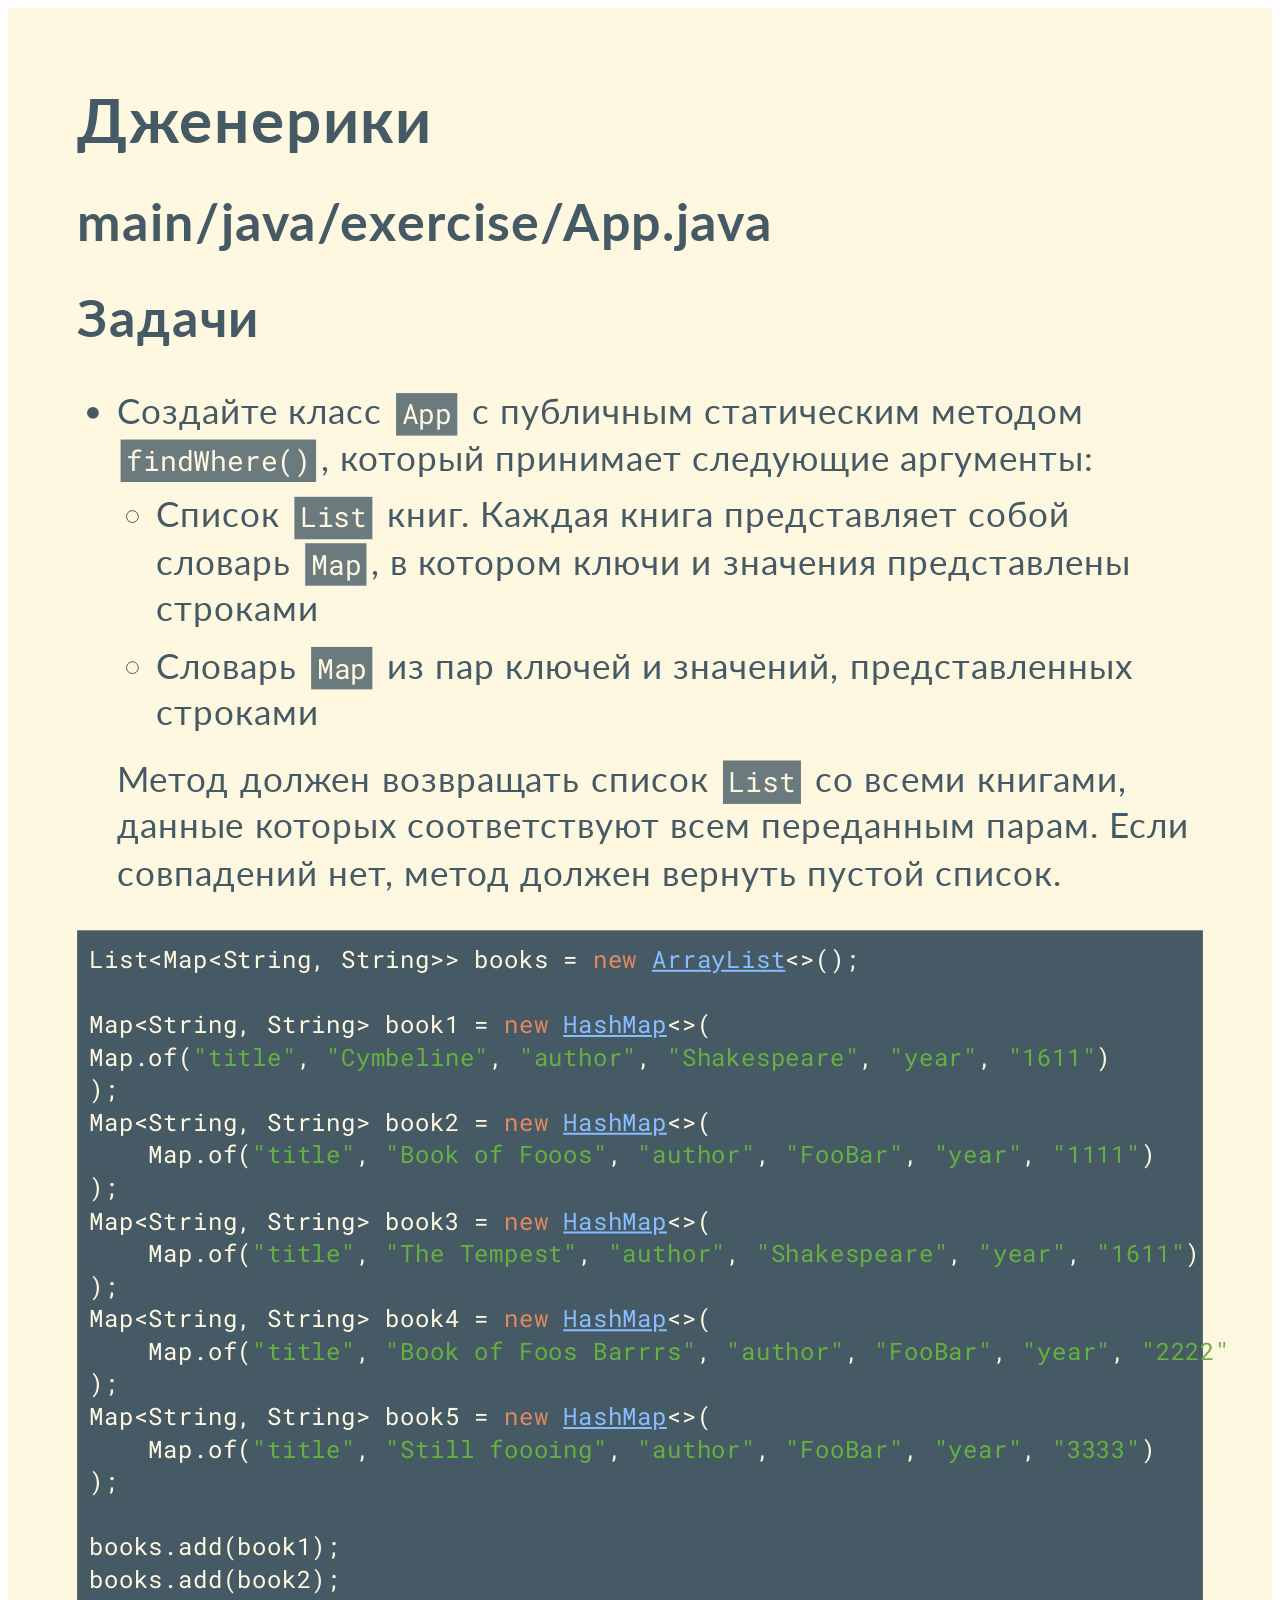
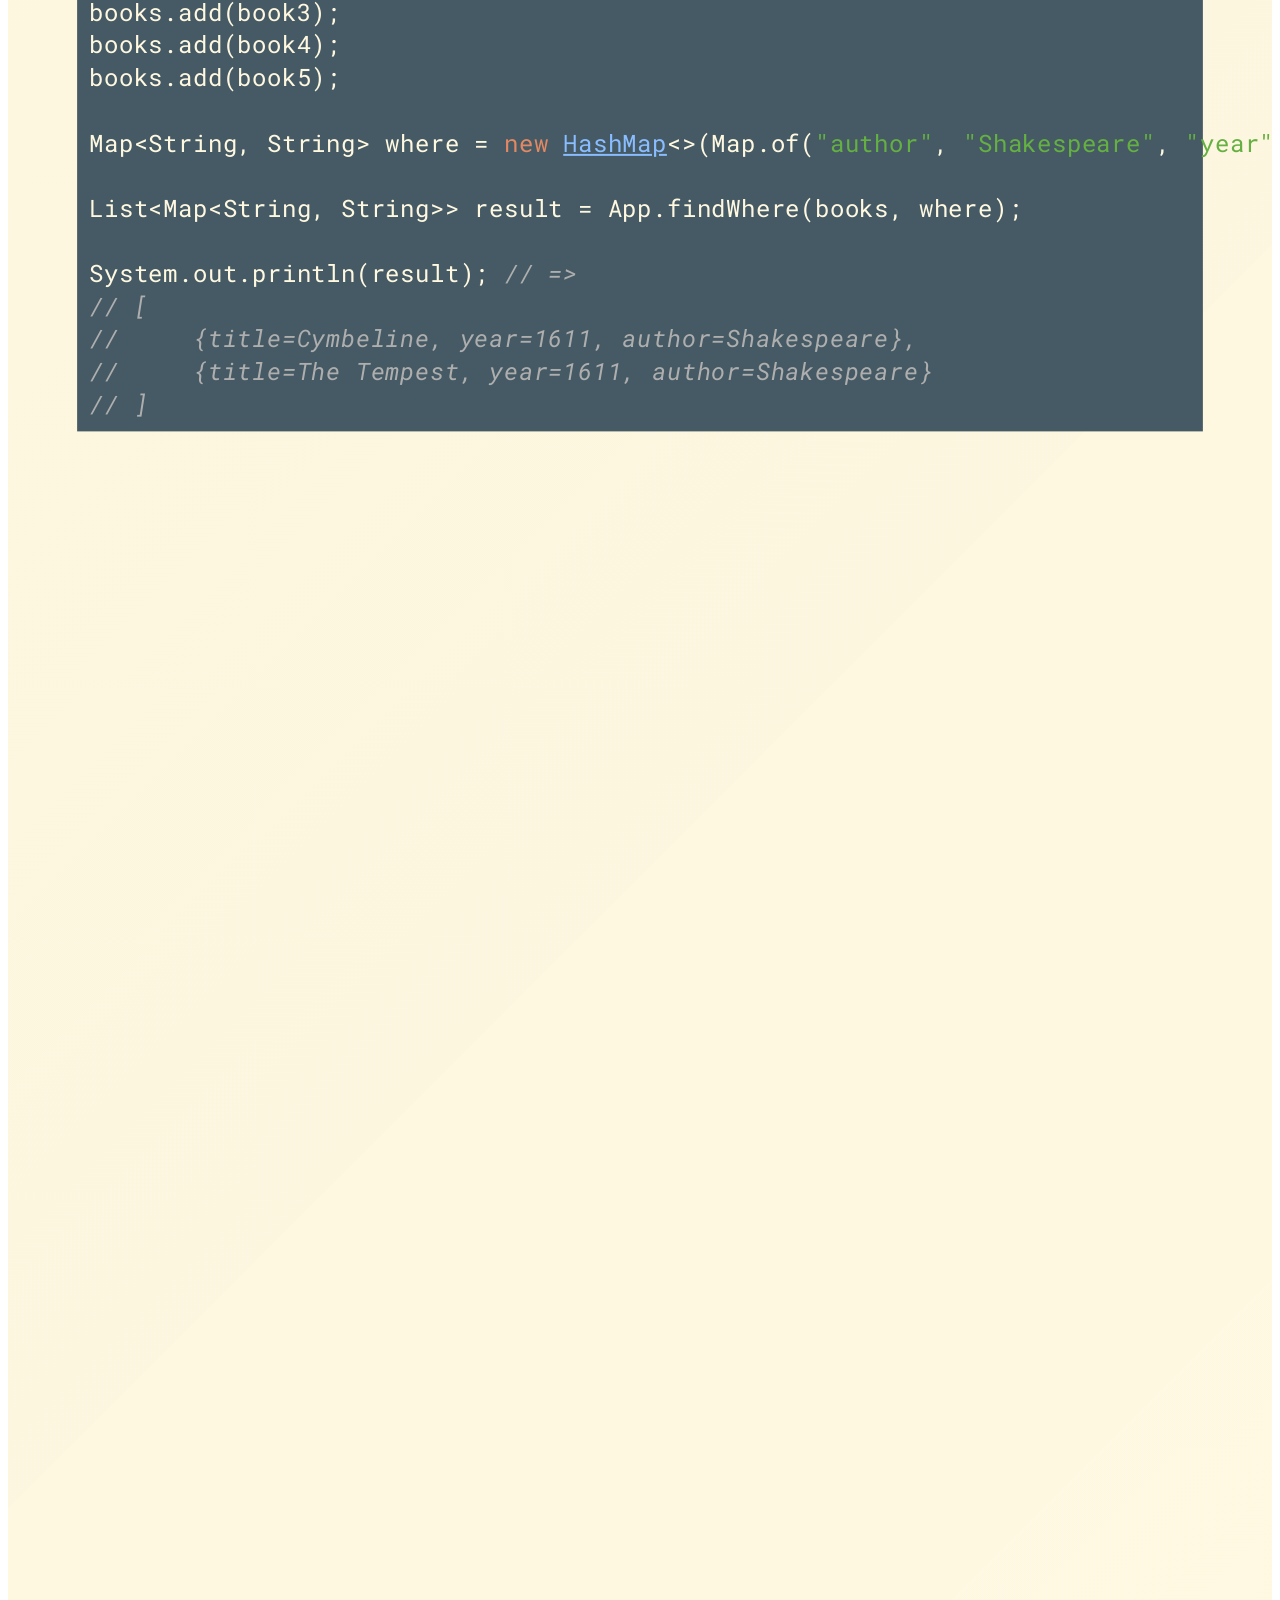
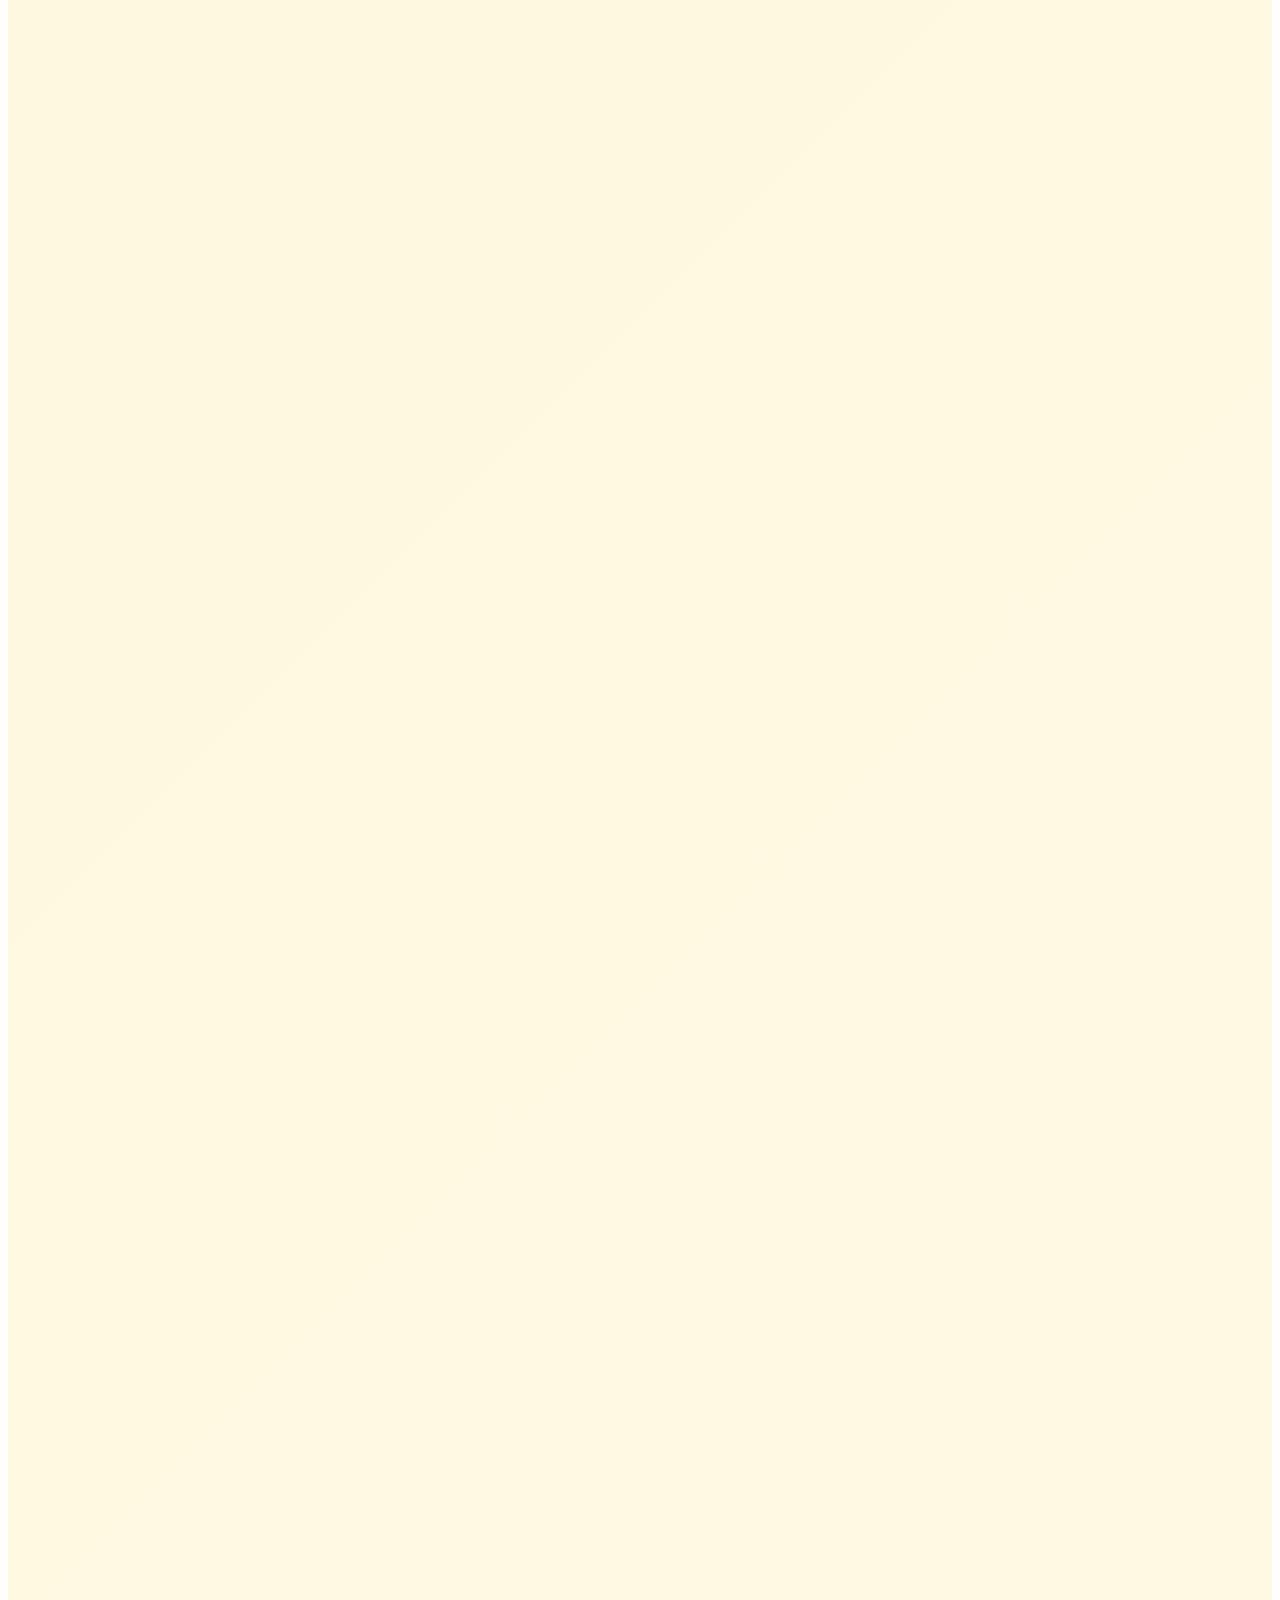
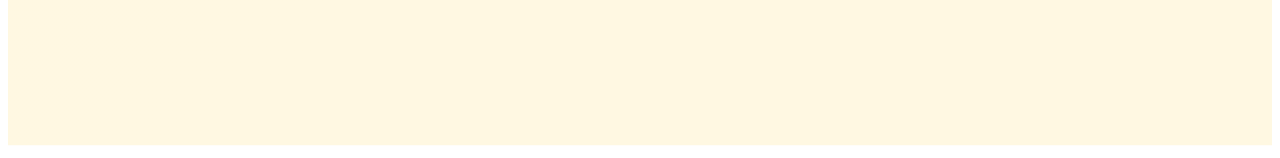
<file: java-collections-ru/generics/README.html>
<!DOCTYPE html>
    <html>
      <head>
        <meta charset="utf-8">
      </head>
      <body>
        <style>@charset "UTF-8";@import "https://fonts.bunny.net/css?family=Lato:400,900|Roboto+Mono:400,700&display=swap";div.marpit>svg>foreignObject>section{width:1280px;height:720px;box-sizing:border-box;overflow:hidden;position:relative;scroll-snap-align:center center}div.marpit>svg>foreignObject>section:after{bottom:0;content:attr(data-marpit-pagination);padding:inherit;pointer-events:none;position:absolute;right:0}div.marpit>svg>foreignObject>section:not([data-marpit-pagination]):after{display:none}/* Normalization */div.marpit>svg>foreignObject>section :is(h1,marp-h1){font-size:2em;margin:0.67em 0}div.marpit>svg>foreignObject>section video::-webkit-media-controls{will-change:transform}@page{size:1280px 5000px;margin:0}@media print{body,html{background-color:#fff;margin:0;page-break-inside:avoid;break-inside:avoid-page}div.marpit>svg>foreignObject>section{page-break-before:always;break-before:page}div.marpit>svg>foreignObject>section,div.marpit>svg>foreignObject>section *{-webkit-print-color-adjust:exact!important;animation-delay:0s!important;animation-duration:0s!important;color-adjust:exact!important;transition:none!important}div.marpit>svg[data-marpit-svg]{display:block;height:100vh;width:100vw}}
/*!
 * Marp / Marpit Gaia theme.
 *
 * @theme gaia
 * @author Yuki Hattori
 *
 * @auto-scaling true
 * @size 16:9 1280px 720px
 * @size 4:3 960px 720px
 */div.marpit>svg>foreignObject>section :is(pre,marp-pre) code.hljs{display:block;overflow-x:auto;padding:1em}div.marpit>svg>foreignObject>section code.hljs{padding:3px 5px}div.marpit>svg>foreignObject>section .hljs{background:#000;color:#f8f8f8}div.marpit>svg>foreignObject>section .hljs-comment,div.marpit>svg>foreignObject>section .hljs-quote{color:#aeaeae;font-style:italic}div.marpit>svg>foreignObject>section .hljs-keyword,div.marpit>svg>foreignObject>section .hljs-selector-tag,div.marpit>svg>foreignObject>section .hljs-type{color:#e28964}div.marpit>svg>foreignObject>section .hljs-string{color:#65b042}div.marpit>svg>foreignObject>section .hljs-subst{color:#daefa3}div.marpit>svg>foreignObject>section .hljs-link,div.marpit>svg>foreignObject>section .hljs-regexp{color:#e9c062}div.marpit>svg>foreignObject>section .hljs-name,div.marpit>svg>foreignObject>section .hljs-section,div.marpit>svg>foreignObject>section .hljs-tag,div.marpit>svg>foreignObject>section .hljs-title{color:#89bdff}div.marpit>svg>foreignObject>section .hljs-class .hljs-title,div.marpit>svg>foreignObject>section .hljs-doctag,div.marpit>svg>foreignObject>section .hljs-title.class_{text-decoration:underline}div.marpit>svg>foreignObject>section .hljs-bullet,div.marpit>svg>foreignObject>section .hljs-number,div.marpit>svg>foreignObject>section .hljs-symbol{color:#3387cc}div.marpit>svg>foreignObject>section .hljs-params,div.marpit>svg>foreignObject>section .hljs-template-variable,div.marpit>svg>foreignObject>section .hljs-variable{color:#3e87e3}div.marpit>svg>foreignObject>section .hljs-attribute{color:#cda869}div.marpit>svg>foreignObject>section .hljs-meta{color:#8996a8}div.marpit>svg>foreignObject>section .hljs-formula{background-color:#0e2231;color:#f8f8f8;font-style:italic}div.marpit>svg>foreignObject>section .hljs-addition{background-color:#253b22;color:#f8f8f8}div.marpit>svg>foreignObject>section .hljs-deletion{background-color:#420e09;color:#f8f8f8}div.marpit>svg>foreignObject>section .hljs-selector-class{color:#9b703f}div.marpit>svg>foreignObject>section .hljs-selector-id{color:#8b98ab}div.marpit>svg>foreignObject>section .hljs-emphasis{font-style:italic}div.marpit>svg>foreignObject>section .hljs-strong{font-weight:700}div.marpit>svg>foreignObject>section :is(h1,marp-h1),div.marpit>svg>foreignObject>section :is(h2,marp-h2),div.marpit>svg>foreignObject>section :is(h3,marp-h3),div.marpit>svg>foreignObject>section :is(h4,marp-h4),div.marpit>svg>foreignObject>section :is(h5,marp-h5),div.marpit>svg>foreignObject>section :is(h6,marp-h6){margin:.5em 0 0}div.marpit>svg>foreignObject>section :is(h1,marp-h1) strong,div.marpit>svg>foreignObject>section :is(h2,marp-h2) strong,div.marpit>svg>foreignObject>section :is(h3,marp-h3) strong,div.marpit>svg>foreignObject>section :is(h4,marp-h4) strong,div.marpit>svg>foreignObject>section :is(h5,marp-h5) strong,div.marpit>svg>foreignObject>section :is(h6,marp-h6) strong{font-weight:inherit}div.marpit>svg>foreignObject>section :is(h1,marp-h1)::part(auto-scaling),div.marpit>svg>foreignObject>section :is(h2,marp-h2)::part(auto-scaling),div.marpit>svg>foreignObject>section :is(h3,marp-h3)::part(auto-scaling),div.marpit>svg>foreignObject>section :is(h4,marp-h4)::part(auto-scaling),div.marpit>svg>foreignObject>section :is(h5,marp-h5)::part(auto-scaling),div.marpit>svg>foreignObject>section :is(h6,marp-h6)::part(auto-scaling){max-height:580px}div.marpit>svg>foreignObject>section :is(h1,marp-h1){font-size:1.8em}div.marpit>svg>foreignObject>section :is(h2,marp-h2){font-size:1.5em}div.marpit>svg>foreignObject>section :is(h3,marp-h3){font-size:1.3em}div.marpit>svg>foreignObject>section :is(h4,marp-h4){font-size:1.1em}div.marpit>svg>foreignObject>section :is(h5,marp-h5){font-size:1em}div.marpit>svg>foreignObject>section :is(h6,marp-h6){font-size:.9em}div.marpit>svg>foreignObject>section blockquote,div.marpit>svg>foreignObject>section p{margin:1em 0 0}div.marpit>svg>foreignObject>section ol>li,div.marpit>svg>foreignObject>section ul>li{margin:.3em 0 0}div.marpit>svg>foreignObject>section ol>li>p,div.marpit>svg>foreignObject>section ul>li>p{margin:.6em 0 0}div.marpit>svg>foreignObject>section code{display:inline-block;font-family:Roboto Mono,monospace;font-size:.8em;letter-spacing:0;margin:-.1em .15em;padding:.1em .2em;vertical-align:baseline}div.marpit>svg>foreignObject>section :is(pre,marp-pre){display:block;margin:1em 0 0;overflow:visible}div.marpit>svg>foreignObject>section :is(pre,marp-pre) code{box-sizing:border-box;font-size:.7em;margin:0;min-width:100%;padding:.5em}div.marpit>svg>foreignObject>section :is(pre,marp-pre)::part(auto-scaling){max-height:calc(580px - 1em)}div.marpit>svg>foreignObject>section blockquote{margin:1em 0 0;padding:0 1em;position:relative}div.marpit>svg>foreignObject>section blockquote:after,div.marpit>svg>foreignObject>section blockquote:before{content:"“";display:block;font-family:Times New Roman,serif;font-weight:700;position:absolute}div.marpit>svg>foreignObject>section blockquote:before{left:0;top:0}div.marpit>svg>foreignObject>section blockquote:after{bottom:0;right:0;transform:rotate(180deg)}div.marpit>svg>foreignObject>section blockquote>:first-child{margin-top:0}div.marpit>svg>foreignObject>section mark{background:transparent}div.marpit>svg>foreignObject>section table{border-collapse:collapse;border-spacing:0;margin:1em 0 0}div.marpit>svg>foreignObject>section table td,div.marpit>svg>foreignObject>section table th{border-style:solid;border-width:1px;padding:.2em .4em}div.marpit>svg>foreignObject>section footer,div.marpit>svg>foreignObject>section header,div.marpit>svg>foreignObject>section:after{box-sizing:border-box;font-size:66%;height:70px;line-height:50px;overflow:hidden;padding:10px 25px;position:absolute}div.marpit>svg>foreignObject>section:after{--marpit-root-font-size:66%}div.marpit>svg>foreignObject>section header{top:0}div.marpit>svg>foreignObject>section footer,div.marpit>svg>foreignObject>section header{left:0;right:0}div.marpit>svg>foreignObject>section footer{bottom:0}div.marpit>svg>foreignObject>section{word-wrap:break-word;--color-background:#fff8e1;--color-background-stripe:rgba(69,90,100,.1);--color-foreground:#455a64;--color-dimmed:#6a7a7d;--color-highlight:#0288d1;background-color:var(--color-background);background-image:linear-gradient(135deg,hsla(0,0%,53%,0),hsla(0,0%,53%,.02) 50%,hsla(0,0%,100%,0) 0,hsla(0,0%,100%,.05));color:var(--color-foreground);font-family:Lato,Avenir Next,Avenir,Trebuchet MS,Segoe UI,sans-serif;font-size:35px;height:720px;letter-spacing:1.25px;line-height:1.35;padding:70px;width:1280px}div.marpit>svg>foreignObject>section{--marpit-root-font-size:35px}div.marpit>svg>foreignObject>section:after{bottom:0;font-size:80%;right:0}div.marpit>svg>foreignObject>section:after{--marpit-root-font-size:80%}div.marpit>svg>foreignObject>section a,div.marpit>svg>foreignObject>section mark{color:var(--color-highlight)}div.marpit>svg>foreignObject>section code{background:var(--color-dimmed);color:var(--color-background)}div.marpit>svg>foreignObject>section :is(h1,marp-h1) strong,div.marpit>svg>foreignObject>section :is(h2,marp-h2) strong,div.marpit>svg>foreignObject>section :is(h3,marp-h3) strong,div.marpit>svg>foreignObject>section :is(h4,marp-h4) strong,div.marpit>svg>foreignObject>section :is(h5,marp-h5) strong,div.marpit>svg>foreignObject>section :is(h6,marp-h6) strong{color:var(--color-highlight)}div.marpit>svg>foreignObject>section :is(pre,marp-pre){background:var(--color-foreground)}div.marpit>svg>foreignObject>section :is(pre,marp-pre)>code{background:transparent}div.marpit>svg>foreignObject>section blockquote:after,div.marpit>svg>foreignObject>section blockquote:before,div.marpit>svg>foreignObject>section footer,div.marpit>svg>foreignObject>section header,div.marpit>svg>foreignObject>section section:after{color:var(--color-dimmed)}div.marpit>svg>foreignObject>section table td,div.marpit>svg>foreignObject>section table th{border-color:var(--color-foreground)}div.marpit>svg>foreignObject>section table thead th{background:var(--color-foreground);color:var(--color-background)}div.marpit>svg>foreignObject>section table tbody>tr:nth-child(odd) td,div.marpit>svg>foreignObject>section table tbody>tr:nth-child(odd) th{background:var(--color-background-stripe,transparent)}div.marpit>svg>foreignObject>section>:first-child,div.marpit>svg>foreignObject>section>header:first-child+*{margin-top:0}div.marpit>svg>foreignObject>section:where(.invert){--color-background:#455a64;--color-background-stripe:rgba(255,248,225,.1);--color-foreground:#fff8e1;--color-dimmed:#dad8c8;--color-highlight:#81d4fa}div.marpit>svg>foreignObject>section:where(.gaia){--color-background:#0288d1;--color-background-stripe:rgba(255,248,225,.1);--color-foreground:#fff8e1;--color-dimmed:#cce2de;--color-highlight:#81d4fa}div.marpit>svg>foreignObject>section:where(.lead){display:flex;flex-flow:column nowrap;justify-content:center}div.marpit>svg>foreignObject>section:where(.lead) :is(h1,marp-h1),div.marpit>svg>foreignObject>section:where(.lead) :is(h2,marp-h2),div.marpit>svg>foreignObject>section:where(.lead) :is(h3,marp-h3),div.marpit>svg>foreignObject>section:where(.lead) :is(h4,marp-h4),div.marpit>svg>foreignObject>section:where(.lead) :is(h5,marp-h5),div.marpit>svg>foreignObject>section:where(.lead) :is(h6,marp-h6){text-align:center}div.marpit>svg>foreignObject>section:where(.lead) p{text-align:center}div.marpit>svg>foreignObject>section:where(.lead) blockquote>:is(h1,marp-h1),div.marpit>svg>foreignObject>section:where(.lead) blockquote>:is(h2,marp-h2),div.marpit>svg>foreignObject>section:where(.lead) blockquote>:is(h3,marp-h3),div.marpit>svg>foreignObject>section:where(.lead) blockquote>:is(h4,marp-h4),div.marpit>svg>foreignObject>section:where(.lead) blockquote>:is(h5,marp-h5),div.marpit>svg>foreignObject>section:where(.lead) blockquote>:is(h6,marp-h6),div.marpit>svg>foreignObject>section:where(.lead) blockquote>p{text-align:left}div.marpit>svg>foreignObject>section:where(.lead) ol>li>p,div.marpit>svg>foreignObject>section:where(.lead) ul>li>p{text-align:left}div.marpit>svg>foreignObject>section:where(.lead) table{margin-left:auto;margin-right:auto}div.marpit>svg>foreignObject>section img[data-marp-twemoji]{background:transparent;height:1em;margin:0 .05em 0 .1em;vertical-align:-.1em;width:1em}
    /* @theme my-first-theme */div.marpit>svg>foreignObject>section{width:1280px;height:5000px}div.marpit>svg>foreignObject>section[data-marpit-advanced-background=background]{columns:initial!important;display:block!important;padding:0!important}div.marpit>svg>foreignObject>section[data-marpit-advanced-background=background]:after,div.marpit>svg>foreignObject>section[data-marpit-advanced-background=background]:before,div.marpit>svg>foreignObject>section[data-marpit-advanced-background=content]:after,div.marpit>svg>foreignObject>section[data-marpit-advanced-background=content]:before{display:none!important}div.marpit>svg>foreignObject>section[data-marpit-advanced-background=background]>div[data-marpit-advanced-background-container]{all:initial;display:flex;flex-direction:row;height:100%;overflow:hidden;width:100%}div.marpit>svg>foreignObject>section[data-marpit-advanced-background=background]>div[data-marpit-advanced-background-container][data-marpit-advanced-background-direction=vertical]{flex-direction:column}div.marpit>svg>foreignObject>section[data-marpit-advanced-background=background][data-marpit-advanced-background-split]>div[data-marpit-advanced-background-container]{width:var(--marpit-advanced-background-split,50%)}div.marpit>svg>foreignObject>section[data-marpit-advanced-background=background][data-marpit-advanced-background-split=right]>div[data-marpit-advanced-background-container]{margin-left:calc(100% - var(--marpit-advanced-background-split, 50%))}div.marpit>svg>foreignObject>section[data-marpit-advanced-background=background]>div[data-marpit-advanced-background-container]>figure{all:initial;background-position:center;background-repeat:no-repeat;background-size:cover;flex:auto;margin:0}div.marpit>svg>foreignObject>section[data-marpit-advanced-background=content],div.marpit>svg>foreignObject>section[data-marpit-advanced-background=pseudo]{background:transparent!important}div.marpit>svg>foreignObject>section[data-marpit-advanced-background=pseudo],div.marpit>svg[data-marpit-svg]>foreignObject[data-marpit-advanced-background=pseudo]{pointer-events:none!important}div.marpit>svg>foreignObject>section[data-marpit-advanced-background-split]{width:100%;height:100%}</style>
        <div class="marpit"><svg data-marpit-svg="" viewBox="0 0 1280 5000"><foreignObject width="1280" height="5000"><section id="1" data-marpit-fragments="3">
<h1>Дженерики</h1>
<h2>main/java/exercise/App.java</h2>
<h2>Задачи</h2>
<ul>
<li data-marpit-fragment="1">
<p>Создайте класс <code>App</code> с публичным статическим методом <code>findWhere()</code>, который принимает следующие аргументы:</p>
<ul>
<li data-marpit-fragment="2">Список <code>List</code> книг. Каждая книга представляет собой словарь <code>Map</code>, в котором ключи и значения представлены строками</li>
<li data-marpit-fragment="3">Словарь <code>Map</code> из пар ключей и значений, представленных строками</li>
</ul>
<p>Метод должен возвращать список <code>List</code> со всеми книгами, данные которых соответствуют всем переданным парам. Если совпадений нет, метод должен вернуть пустой список.</p>
</li>
</ul>
<pre><code class="language-java">List&lt;Map&lt;String, String&gt;&gt; books = <span class="hljs-keyword">new</span> <span class="hljs-title class_">ArrayList</span>&lt;&gt;();

Map&lt;String, String&gt; book1 = <span class="hljs-keyword">new</span> <span class="hljs-title class_">HashMap</span>&lt;&gt;(
Map.of(<span class="hljs-string">&quot;title&quot;</span>, <span class="hljs-string">&quot;Cymbeline&quot;</span>, <span class="hljs-string">&quot;author&quot;</span>, <span class="hljs-string">&quot;Shakespeare&quot;</span>, <span class="hljs-string">&quot;year&quot;</span>, <span class="hljs-string">&quot;1611&quot;</span>)
);
Map&lt;String, String&gt; book2 = <span class="hljs-keyword">new</span> <span class="hljs-title class_">HashMap</span>&lt;&gt;(
    Map.of(<span class="hljs-string">&quot;title&quot;</span>, <span class="hljs-string">&quot;Book of Fooos&quot;</span>, <span class="hljs-string">&quot;author&quot;</span>, <span class="hljs-string">&quot;FooBar&quot;</span>, <span class="hljs-string">&quot;year&quot;</span>, <span class="hljs-string">&quot;1111&quot;</span>)
);
Map&lt;String, String&gt; book3 = <span class="hljs-keyword">new</span> <span class="hljs-title class_">HashMap</span>&lt;&gt;(
    Map.of(<span class="hljs-string">&quot;title&quot;</span>, <span class="hljs-string">&quot;The Tempest&quot;</span>, <span class="hljs-string">&quot;author&quot;</span>, <span class="hljs-string">&quot;Shakespeare&quot;</span>, <span class="hljs-string">&quot;year&quot;</span>, <span class="hljs-string">&quot;1611&quot;</span>)
);
Map&lt;String, String&gt; book4 = <span class="hljs-keyword">new</span> <span class="hljs-title class_">HashMap</span>&lt;&gt;(
    Map.of(<span class="hljs-string">&quot;title&quot;</span>, <span class="hljs-string">&quot;Book of Foos Barrrs&quot;</span>, <span class="hljs-string">&quot;author&quot;</span>, <span class="hljs-string">&quot;FooBar&quot;</span>, <span class="hljs-string">&quot;year&quot;</span>, <span class="hljs-string">&quot;2222&quot;</span>)
);
Map&lt;String, String&gt; book5 = <span class="hljs-keyword">new</span> <span class="hljs-title class_">HashMap</span>&lt;&gt;(
    Map.of(<span class="hljs-string">&quot;title&quot;</span>, <span class="hljs-string">&quot;Still foooing&quot;</span>, <span class="hljs-string">&quot;author&quot;</span>, <span class="hljs-string">&quot;FooBar&quot;</span>, <span class="hljs-string">&quot;year&quot;</span>, <span class="hljs-string">&quot;3333&quot;</span>)
);

books.add(book1);
books.add(book2);
books.add(book3);
books.add(book4);
books.add(book5);

Map&lt;String, String&gt; where = <span class="hljs-keyword">new</span> <span class="hljs-title class_">HashMap</span>&lt;&gt;(Map.of(<span class="hljs-string">&quot;author&quot;</span>, <span class="hljs-string">&quot;Shakespeare&quot;</span>, <span class="hljs-string">&quot;year&quot;</span>, <span class="hljs-string">&quot;1611&quot;</span>));

List&lt;Map&lt;String, String&gt;&gt; result = App.findWhere(books, where);

System.out.println(result); <span class="hljs-comment">// =&gt;</span>
<span class="hljs-comment">// [</span>
<span class="hljs-comment">//     {title=Cymbeline, year=1611, author=Shakespeare},</span>
<span class="hljs-comment">//     {title=The Tempest, year=1611, author=Shakespeare}</span>
<span class="hljs-comment">// ]</span>
</code></pre>
</section>
<script>!function(){"use strict";const t={h1:{proto:()=>HTMLHeadingElement,attrs:{role:"heading","aria-level":"1"},style:"display: block; font-size: 2em; margin-block-start: 0.67em; margin-block-end: 0.67em; margin-inline-start: 0px; margin-inline-end: 0px; font-weight: bold;"},h2:{proto:()=>HTMLHeadingElement,attrs:{role:"heading","aria-level":"2"},style:"display: block; font-size: 1.5em; margin-block-start: 0.83em; margin-block-end: 0.83em; margin-inline-start: 0px; margin-inline-end: 0px; font-weight: bold;"},h3:{proto:()=>HTMLHeadingElement,attrs:{role:"heading","aria-level":"3"},style:"display: block; font-size: 1.17em; margin-block-start: 1em; margin-block-end: 1em; margin-inline-start: 0px; margin-inline-end: 0px; font-weight: bold;"},h4:{proto:()=>HTMLHeadingElement,attrs:{role:"heading","aria-level":"4"},style:"display: block; margin-block-start: 1.33em; margin-block-end: 1.33em; margin-inline-start: 0px; margin-inline-end: 0px; font-weight: bold;"},h5:{proto:()=>HTMLHeadingElement,attrs:{role:"heading","aria-level":"5"},style:"display: block; font-size: 0.83em; margin-block-start: 1.67em; margin-block-end: 1.67em; margin-inline-start: 0px; margin-inline-end: 0px; font-weight: bold;"},h6:{proto:()=>HTMLHeadingElement,attrs:{role:"heading","aria-level":"6"},style:"display: block; font-size: 0.67em; margin-block-start: 2.33em; margin-block-end: 2.33em; margin-inline-start: 0px; margin-inline-end: 0px; font-weight: bold;"},span:{proto:()=>HTMLSpanElement},pre:{proto:()=>HTMLElement,style:"display: block; font-family: monospace; white-space: pre; margin: 1em 0; --marp-auto-scaling-white-space: pre;"}},e="data-marp-auto-scaling-wrapper",i="data-marp-auto-scaling-svg",n="data-marp-auto-scaling-container";class s extends HTMLElement{constructor(){super(),this.svgPreserveAspectRatio="xMinYMid meet";const t=t=>([e])=>{const{width:i,height:n}=e.contentRect;this[t]={width:i,height:n},this.updateSVGRect()};this.attachShadow({mode:"open"}),this.containerObserver=new ResizeObserver(t("containerSize")),this.wrapperObserver=new ResizeObserver(((...e)=>{t("wrapperSize")(...e),this.flushSvgDisplay()}))}static get observedAttributes(){return["data-downscale-only"]}connectedCallback(){var t,s,o,r,a;this.shadowRoot.innerHTML=`\n<style>\n  svg[${i}] { display: block; width: 100%; height: auto; vertical-align: top; }\n  span[${n}] { display: table; white-space: var(--marp-auto-scaling-white-space, nowrap); width: max-content; }\n</style>\n<div ${e}>\n  <svg part="svg" ${i}>\n    <foreignObject><span ${n}><slot></slot></span></foreignObject>\n  </svg>\n</div>\n    `.split(/\n\s*/).join(""),this.wrapper=null!==(t=this.shadowRoot.querySelector(`div[${e}]`))&&void 0!==t?t:void 0;const l=this.svg;this.svg=null!==(o=null===(s=this.wrapper)||void 0===s?void 0:s.querySelector(`svg[${i}]`))&&void 0!==o?o:void 0,this.svg!==l&&(this.svgComputedStyle=this.svg?window.getComputedStyle(this.svg):void 0),this.container=null!==(a=null===(r=this.svg)||void 0===r?void 0:r.querySelector(`span[${n}]`))&&void 0!==a?a:void 0,this.observe()}disconnectedCallback(){this.svg=void 0,this.svgComputedStyle=void 0,this.wrapper=void 0,this.container=void 0,this.observe()}attributeChangedCallback(){this.observe()}flushSvgDisplay(){const{svg:t}=this;t&&(t.style.display="inline",requestAnimationFrame((()=>{t.style.display=""})))}observe(){this.containerObserver.disconnect(),this.wrapperObserver.disconnect(),this.wrapper&&this.wrapperObserver.observe(this.wrapper),this.container&&this.containerObserver.observe(this.container),this.svgComputedStyle&&this.observeSVGStyle(this.svgComputedStyle)}observeSVGStyle(t){const e=()=>{const i=(()=>{const e=t.getPropertyValue("--preserve-aspect-ratio");if(e)return e.trim();return`x${(({textAlign:t,direction:e})=>{if(t.endsWith("left"))return"Min";if(t.endsWith("right"))return"Max";if("start"===t||"end"===t){let i="rtl"===e;return"end"===t&&(i=!i),i?"Max":"Min"}return"Mid"})(t)}YMid meet`})();i!==this.svgPreserveAspectRatio&&(this.svgPreserveAspectRatio=i,this.updateSVGRect()),t===this.svgComputedStyle&&requestAnimationFrame(e)};e()}updateSVGRect(){var t,e,i,n,s,o,r;let a=Math.ceil(null!==(e=null===(t=this.containerSize)||void 0===t?void 0:t.width)&&void 0!==e?e:0);const l=Math.ceil(null!==(n=null===(i=this.containerSize)||void 0===i?void 0:i.height)&&void 0!==n?n:0);void 0!==this.dataset.downscaleOnly&&(a=Math.max(a,null!==(o=null===(s=this.wrapperSize)||void 0===s?void 0:s.width)&&void 0!==o?o:0));const c=null===(r=this.svg)||void 0===r?void 0:r.querySelector(":scope > foreignObject");if(null==c||c.setAttribute("width",`${a}`),null==c||c.setAttribute("height",`${l}`),this.svg&&(this.svg.setAttribute("viewBox",`0 0 ${a} ${l}`),this.svg.setAttribute("preserveAspectRatio",this.svgPreserveAspectRatio),this.svg.style.height=a<=0||l<=0?"0":""),this.container){const t=this.svgPreserveAspectRatio.toLowerCase();this.container.style.marginLeft=t.startsWith("xmid")||t.startsWith("xmax")?"auto":"0",this.container.style.marginRight=t.startsWith("xmi")?"auto":"0"}}}const o=(t,{attrs:e={},style:i})=>class extends t{constructor(...t){super(...t);for(const[t,i]of Object.entries(e))this.hasAttribute(t)||this.setAttribute(t,i);this.attachShadow({mode:"open"})}static get observedAttributes(){return["data-auto-scaling"]}connectedCallback(){this._update()}attributeChangedCallback(){this._update()}_update(){const t=i?`<style>:host { ${i} }</style>`:"";let e="<slot></slot>";const{autoScaling:n}=this.dataset;if(void 0!==n){e=`<marp-auto-scaling exportparts="svg:auto-scaling" ${"downscale-only"===n?"data-downscale-only":""}>${e}</marp-auto-scaling>`}this.shadowRoot.innerHTML=t+e}};let r;const a=Symbol(),l="marpitSVGPolyfill:setZoomFactor,",c=Symbol();let d,p;function h(t){const e="object"==typeof t&&t.target||document,i="object"==typeof t?t.zoom:t;window[c]||(Object.defineProperty(window,c,{configurable:!0,value:!0}),window.addEventListener("message",(({data:t,origin:e})=>{if(e===window.origin)try{if(t&&"string"==typeof t&&t.startsWith(l)){const[,e]=t.split(","),i=Number.parseFloat(e);Number.isNaN(i)||(p=i)}}catch(t){console.error(t)}})));let n=!1;Array.from(e.querySelectorAll("svg[data-marpit-svg]"),(t=>{var e,s,o,r;t.style.transform||(t.style.transform="translateZ(0)");const a=i||p||t.currentScale||1;d!==a&&(d=a,n=a);const l=t.getBoundingClientRect(),{length:c}=t.children;for(let i=0;i<c;i+=1){const n=t.children[i];if(n.getScreenCTM){const t=n.getScreenCTM();if(t){const i=null!==(s=null===(e=n.x)||void 0===e?void 0:e.baseVal.value)&&void 0!==s?s:0,c=null!==(r=null===(o=n.y)||void 0===o?void 0:o.baseVal.value)&&void 0!==r?r:0,d=n.children.length;for(let e=0;e<d;e+=1){const s=n.children[e];if("SECTION"===s.tagName){const{style:e}=s;e.transformOrigin||(e.transformOrigin=`${-i}px ${-c}px`),e.transform=`scale(${a}) matrix(${t.a}, ${t.b}, ${t.c}, ${t.d}, ${t.e-l.left}, ${t.f-l.top}) translateZ(0.0001px)`;break}}}}}})),!1!==n&&Array.from(e.querySelectorAll("iframe"),(({contentWindow:t})=>{null==t||t.postMessage(`${l}${n}`,"null"===window.origin?"*":window.origin)}))}function g({once:t=!1,target:e=document}={}){const i="Apple Computer, Inc."===navigator.vendor?[h]:[];let n=!t;const s=()=>{for(const t of i)t({target:e});n&&window.requestAnimationFrame(s)};return s(),()=>{n=!1}}d=1,p=void 0;const m=Symbol(),v=(e=document)=>{if("undefined"==typeof window)throw new Error("Marp Core's browser script is valid only in browser context.");if(((e=document)=>{const i=window[a];i||customElements.define("marp-auto-scaling",s);for(const n of Object.keys(t)){const s=`marp-${n}`,a=t[n].proto();null!=r||(r=!!document.createElement("div",{is:"marp-auto-scaling"}).outerHTML.startsWith("<div is")),r&&a!==HTMLElement?i||customElements.define(s,o(a,{style:t[n].style}),{extends:n}):(i||customElements.define(s,o(HTMLElement,t[n])),e.querySelectorAll(`${n}[is="${s}"]`).forEach((t=>{t.outerHTML=t.outerHTML.replace(new RegExp(`^<${n}`,"i"),`<${s}`).replace(new RegExp(`</${n}>$`,"i"),`</${s}>`)})))}window[a]=!0})(e),e[m])return e[m];const i=g({target:e}),n=()=>{i(),delete e[m]},l=Object.assign(n,{cleanup:n,update:()=>v(e)});return Object.defineProperty(e,m,{configurable:!0,value:l}),l},u=document.currentScript;v(u?u.getRootNode():document)}();
</script></foreignObject></svg></div>
      </body>
    </html>
</file>
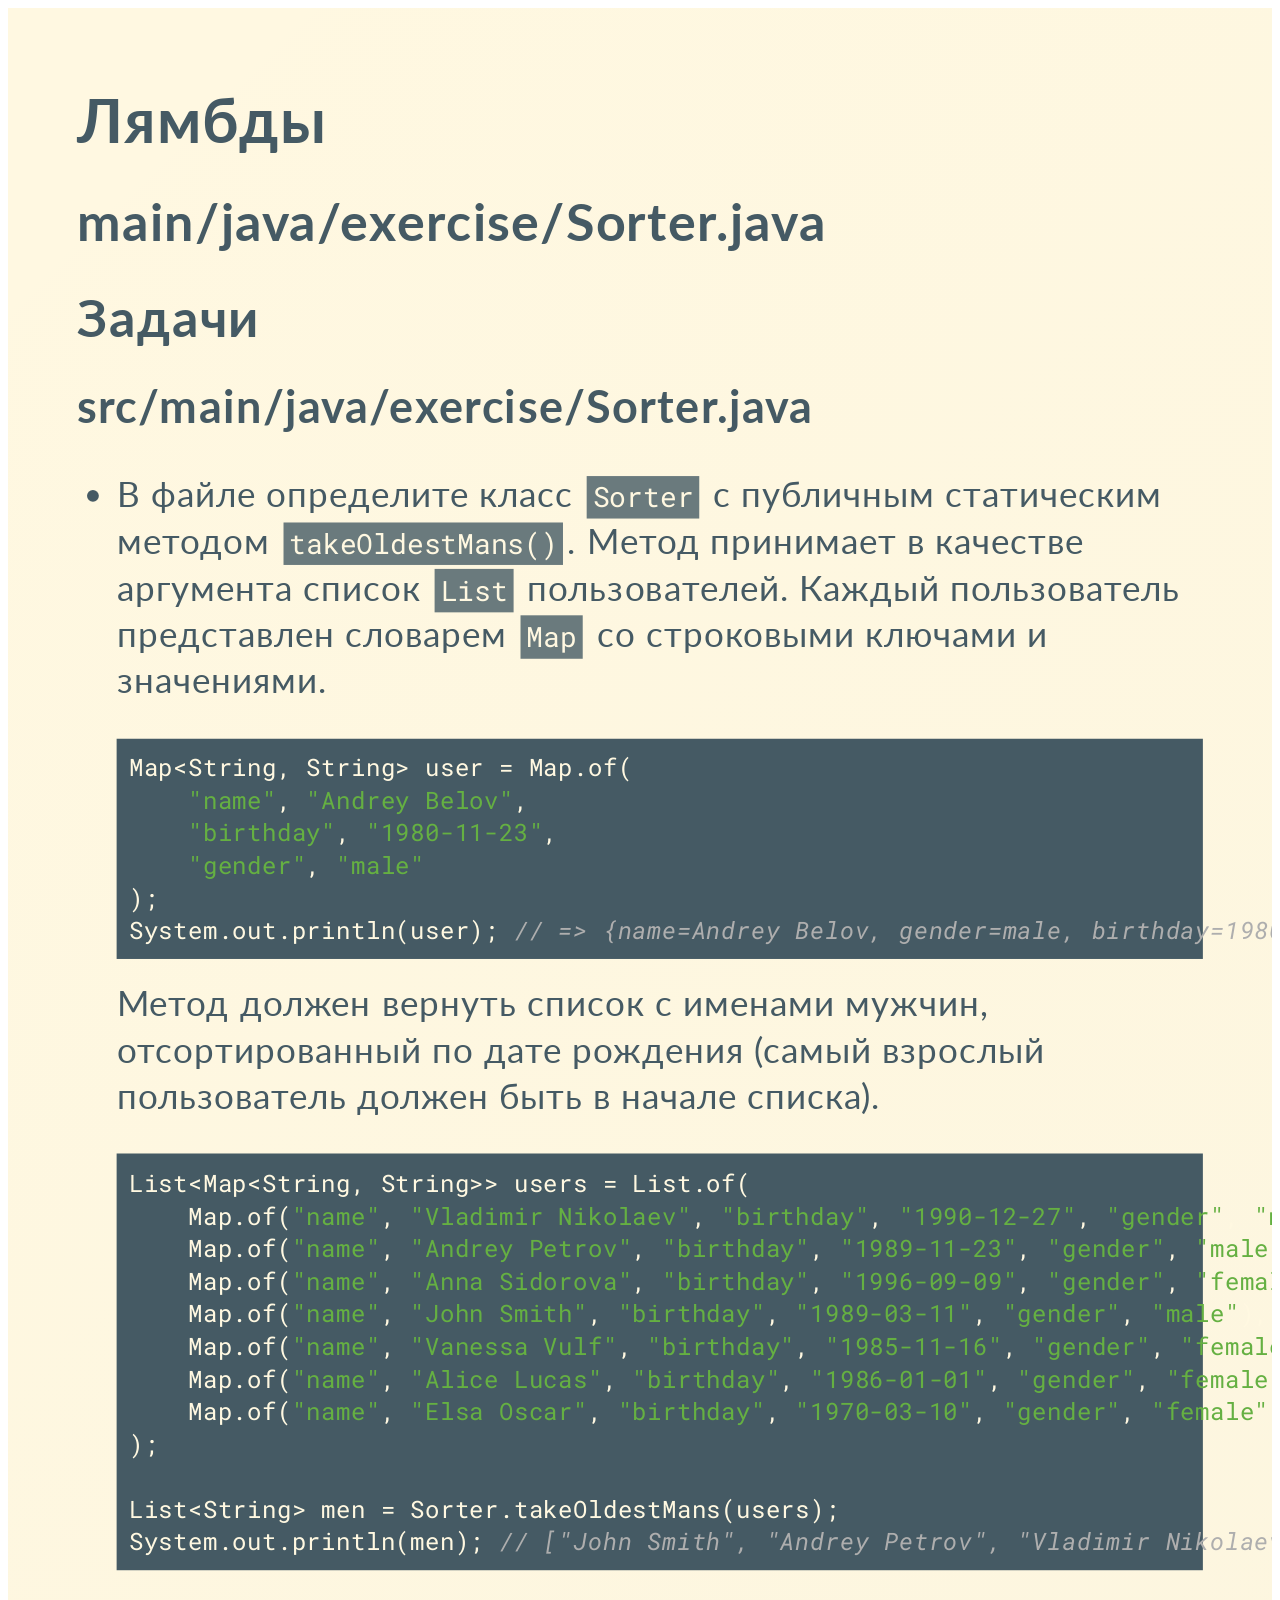
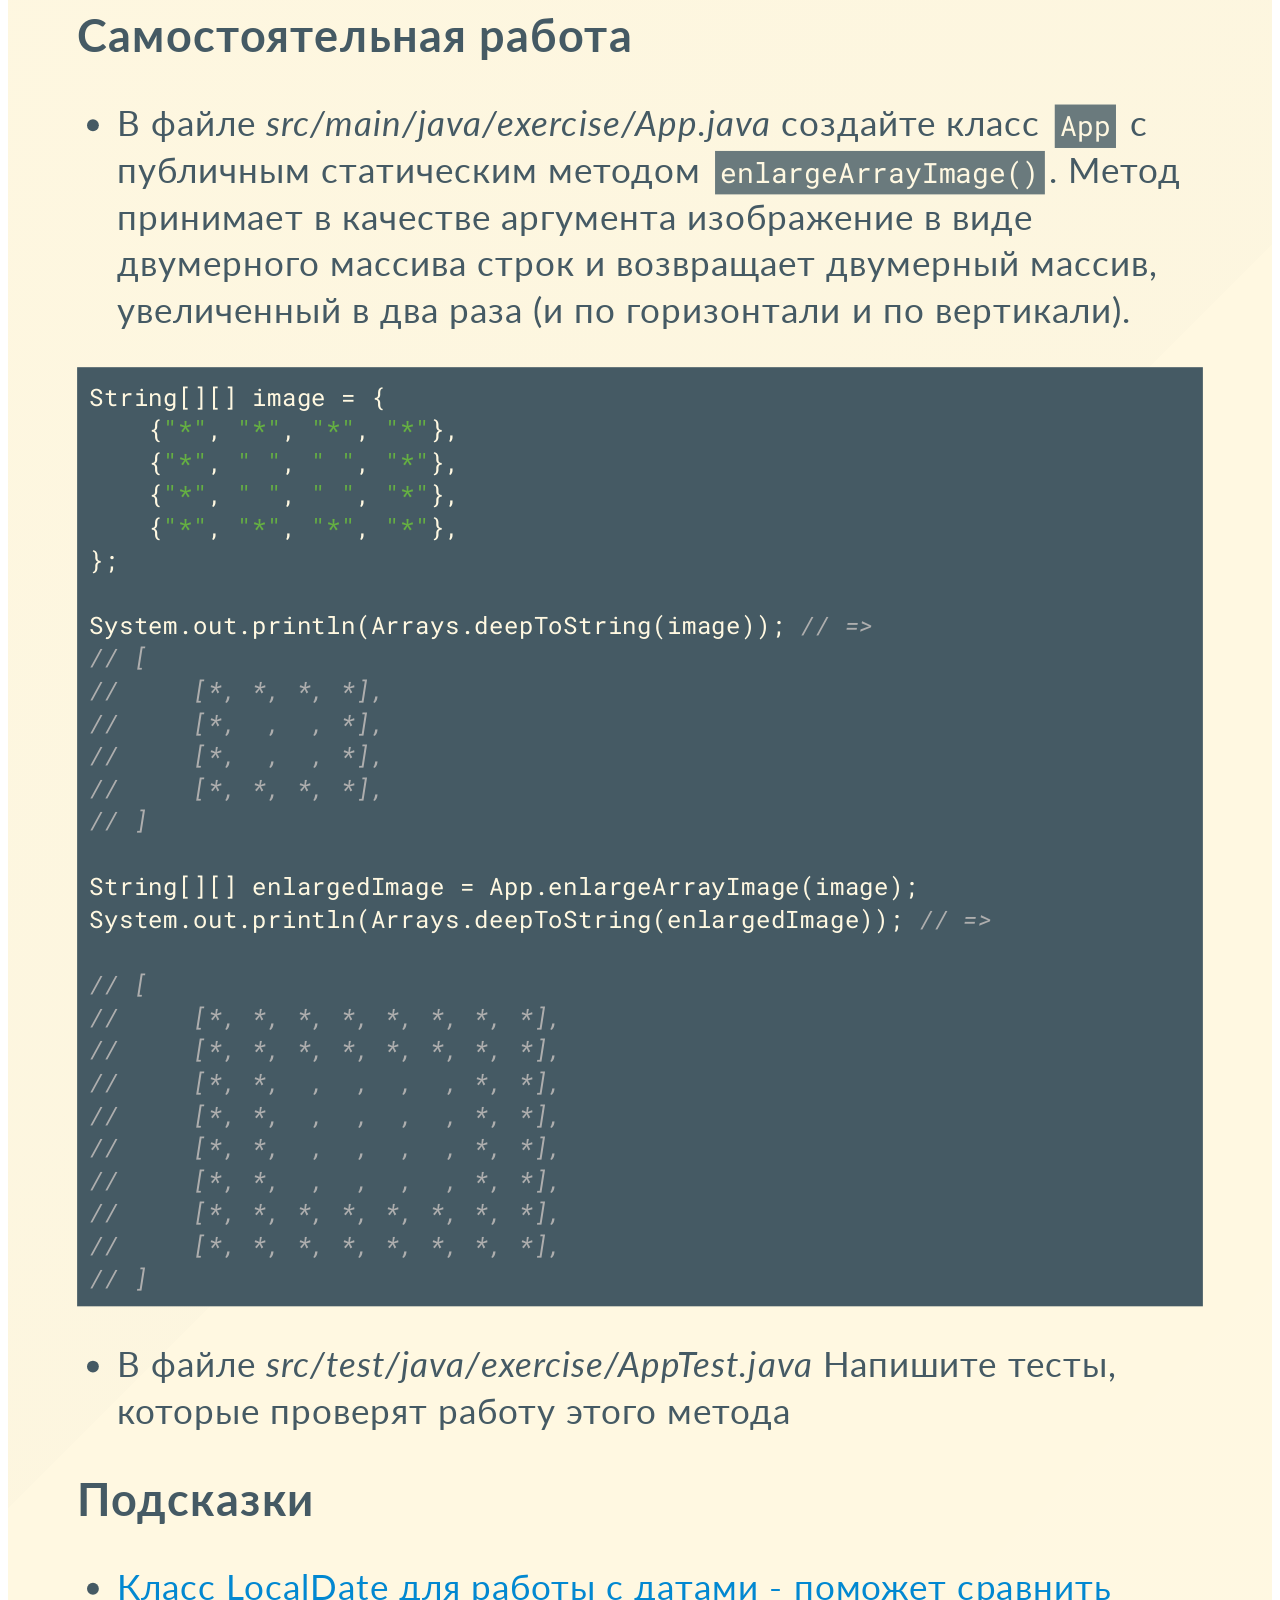
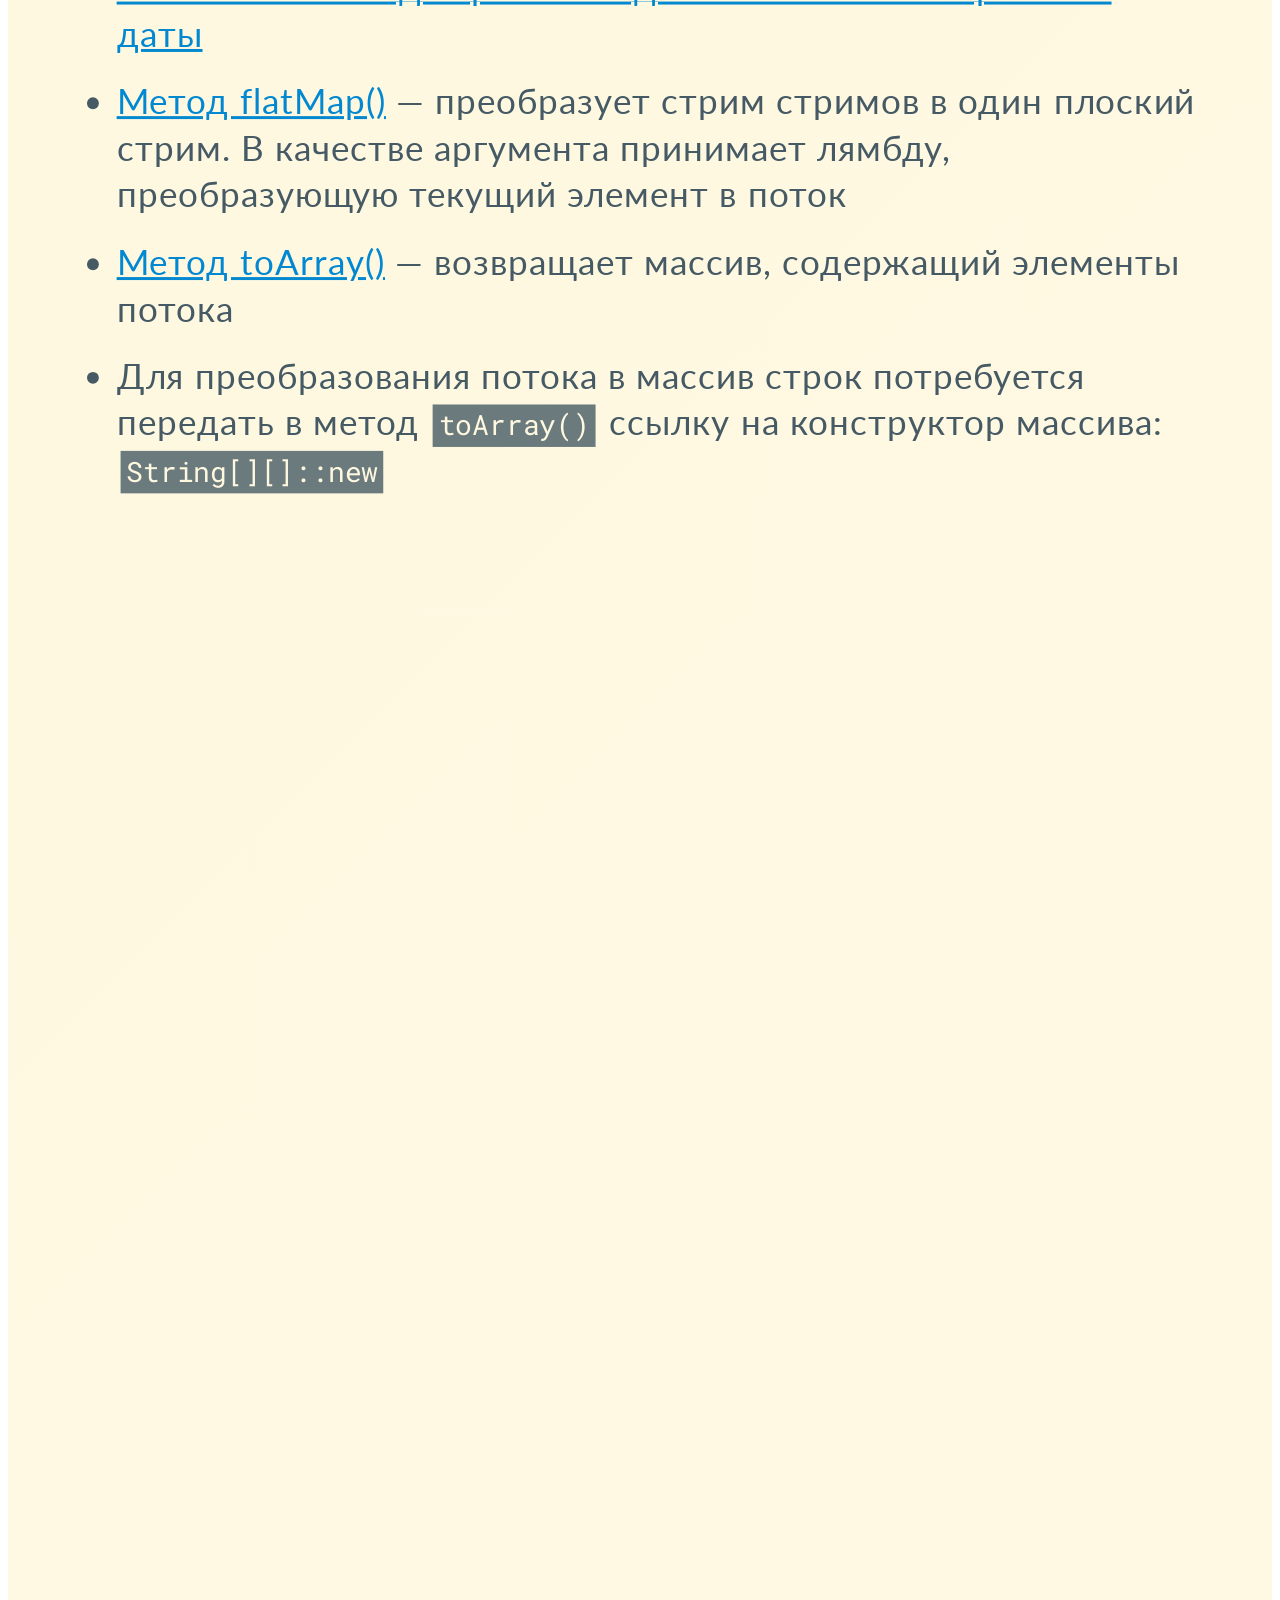
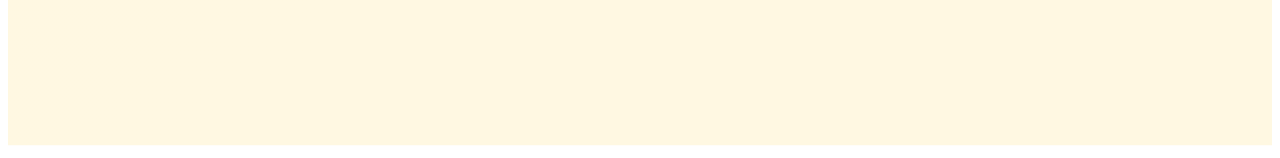
<file: java-collections-ru/lambdas/README.html>
<!DOCTYPE html>
    <html>
      <head>
        <meta charset="utf-8">
      </head>
      <body>
        <style>@charset "UTF-8";@import "https://fonts.bunny.net/css?family=Lato:400,900|Roboto+Mono:400,700&display=swap";div.marpit>svg>foreignObject>section{width:1280px;height:720px;box-sizing:border-box;overflow:hidden;position:relative;scroll-snap-align:center center}div.marpit>svg>foreignObject>section:after{bottom:0;content:attr(data-marpit-pagination);padding:inherit;pointer-events:none;position:absolute;right:0}div.marpit>svg>foreignObject>section:not([data-marpit-pagination]):after{display:none}/* Normalization */div.marpit>svg>foreignObject>section :is(h1,marp-h1){font-size:2em;margin:0.67em 0}div.marpit>svg>foreignObject>section video::-webkit-media-controls{will-change:transform}@page{size:1280px 5000px;margin:0}@media print{body,html{background-color:#fff;margin:0;page-break-inside:avoid;break-inside:avoid-page}div.marpit>svg>foreignObject>section{page-break-before:always;break-before:page}div.marpit>svg>foreignObject>section,div.marpit>svg>foreignObject>section *{-webkit-print-color-adjust:exact!important;animation-delay:0s!important;animation-duration:0s!important;color-adjust:exact!important;transition:none!important}div.marpit>svg[data-marpit-svg]{display:block;height:100vh;width:100vw}}
/*!
 * Marp / Marpit Gaia theme.
 *
 * @theme gaia
 * @author Yuki Hattori
 *
 * @auto-scaling true
 * @size 16:9 1280px 720px
 * @size 4:3 960px 720px
 */div.marpit>svg>foreignObject>section :is(pre,marp-pre) code.hljs{display:block;overflow-x:auto;padding:1em}div.marpit>svg>foreignObject>section code.hljs{padding:3px 5px}div.marpit>svg>foreignObject>section .hljs{background:#000;color:#f8f8f8}div.marpit>svg>foreignObject>section .hljs-comment,div.marpit>svg>foreignObject>section .hljs-quote{color:#aeaeae;font-style:italic}div.marpit>svg>foreignObject>section .hljs-keyword,div.marpit>svg>foreignObject>section .hljs-selector-tag,div.marpit>svg>foreignObject>section .hljs-type{color:#e28964}div.marpit>svg>foreignObject>section .hljs-string{color:#65b042}div.marpit>svg>foreignObject>section .hljs-subst{color:#daefa3}div.marpit>svg>foreignObject>section .hljs-link,div.marpit>svg>foreignObject>section .hljs-regexp{color:#e9c062}div.marpit>svg>foreignObject>section .hljs-name,div.marpit>svg>foreignObject>section .hljs-section,div.marpit>svg>foreignObject>section .hljs-tag,div.marpit>svg>foreignObject>section .hljs-title{color:#89bdff}div.marpit>svg>foreignObject>section .hljs-class .hljs-title,div.marpit>svg>foreignObject>section .hljs-doctag,div.marpit>svg>foreignObject>section .hljs-title.class_{text-decoration:underline}div.marpit>svg>foreignObject>section .hljs-bullet,div.marpit>svg>foreignObject>section .hljs-number,div.marpit>svg>foreignObject>section .hljs-symbol{color:#3387cc}div.marpit>svg>foreignObject>section .hljs-params,div.marpit>svg>foreignObject>section .hljs-template-variable,div.marpit>svg>foreignObject>section .hljs-variable{color:#3e87e3}div.marpit>svg>foreignObject>section .hljs-attribute{color:#cda869}div.marpit>svg>foreignObject>section .hljs-meta{color:#8996a8}div.marpit>svg>foreignObject>section .hljs-formula{background-color:#0e2231;color:#f8f8f8;font-style:italic}div.marpit>svg>foreignObject>section .hljs-addition{background-color:#253b22;color:#f8f8f8}div.marpit>svg>foreignObject>section .hljs-deletion{background-color:#420e09;color:#f8f8f8}div.marpit>svg>foreignObject>section .hljs-selector-class{color:#9b703f}div.marpit>svg>foreignObject>section .hljs-selector-id{color:#8b98ab}div.marpit>svg>foreignObject>section .hljs-emphasis{font-style:italic}div.marpit>svg>foreignObject>section .hljs-strong{font-weight:700}div.marpit>svg>foreignObject>section :is(h1,marp-h1),div.marpit>svg>foreignObject>section :is(h2,marp-h2),div.marpit>svg>foreignObject>section :is(h3,marp-h3),div.marpit>svg>foreignObject>section :is(h4,marp-h4),div.marpit>svg>foreignObject>section :is(h5,marp-h5),div.marpit>svg>foreignObject>section :is(h6,marp-h6){margin:.5em 0 0}div.marpit>svg>foreignObject>section :is(h1,marp-h1) strong,div.marpit>svg>foreignObject>section :is(h2,marp-h2) strong,div.marpit>svg>foreignObject>section :is(h3,marp-h3) strong,div.marpit>svg>foreignObject>section :is(h4,marp-h4) strong,div.marpit>svg>foreignObject>section :is(h5,marp-h5) strong,div.marpit>svg>foreignObject>section :is(h6,marp-h6) strong{font-weight:inherit}div.marpit>svg>foreignObject>section :is(h1,marp-h1)::part(auto-scaling),div.marpit>svg>foreignObject>section :is(h2,marp-h2)::part(auto-scaling),div.marpit>svg>foreignObject>section :is(h3,marp-h3)::part(auto-scaling),div.marpit>svg>foreignObject>section :is(h4,marp-h4)::part(auto-scaling),div.marpit>svg>foreignObject>section :is(h5,marp-h5)::part(auto-scaling),div.marpit>svg>foreignObject>section :is(h6,marp-h6)::part(auto-scaling){max-height:580px}div.marpit>svg>foreignObject>section :is(h1,marp-h1){font-size:1.8em}div.marpit>svg>foreignObject>section :is(h2,marp-h2){font-size:1.5em}div.marpit>svg>foreignObject>section :is(h3,marp-h3){font-size:1.3em}div.marpit>svg>foreignObject>section :is(h4,marp-h4){font-size:1.1em}div.marpit>svg>foreignObject>section :is(h5,marp-h5){font-size:1em}div.marpit>svg>foreignObject>section :is(h6,marp-h6){font-size:.9em}div.marpit>svg>foreignObject>section blockquote,div.marpit>svg>foreignObject>section p{margin:1em 0 0}div.marpit>svg>foreignObject>section ol>li,div.marpit>svg>foreignObject>section ul>li{margin:.3em 0 0}div.marpit>svg>foreignObject>section ol>li>p,div.marpit>svg>foreignObject>section ul>li>p{margin:.6em 0 0}div.marpit>svg>foreignObject>section code{display:inline-block;font-family:Roboto Mono,monospace;font-size:.8em;letter-spacing:0;margin:-.1em .15em;padding:.1em .2em;vertical-align:baseline}div.marpit>svg>foreignObject>section :is(pre,marp-pre){display:block;margin:1em 0 0;overflow:visible}div.marpit>svg>foreignObject>section :is(pre,marp-pre) code{box-sizing:border-box;font-size:.7em;margin:0;min-width:100%;padding:.5em}div.marpit>svg>foreignObject>section :is(pre,marp-pre)::part(auto-scaling){max-height:calc(580px - 1em)}div.marpit>svg>foreignObject>section blockquote{margin:1em 0 0;padding:0 1em;position:relative}div.marpit>svg>foreignObject>section blockquote:after,div.marpit>svg>foreignObject>section blockquote:before{content:"“";display:block;font-family:Times New Roman,serif;font-weight:700;position:absolute}div.marpit>svg>foreignObject>section blockquote:before{left:0;top:0}div.marpit>svg>foreignObject>section blockquote:after{bottom:0;right:0;transform:rotate(180deg)}div.marpit>svg>foreignObject>section blockquote>:first-child{margin-top:0}div.marpit>svg>foreignObject>section mark{background:transparent}div.marpit>svg>foreignObject>section table{border-collapse:collapse;border-spacing:0;margin:1em 0 0}div.marpit>svg>foreignObject>section table td,div.marpit>svg>foreignObject>section table th{border-style:solid;border-width:1px;padding:.2em .4em}div.marpit>svg>foreignObject>section footer,div.marpit>svg>foreignObject>section header,div.marpit>svg>foreignObject>section:after{box-sizing:border-box;font-size:66%;height:70px;line-height:50px;overflow:hidden;padding:10px 25px;position:absolute}div.marpit>svg>foreignObject>section:after{--marpit-root-font-size:66%}div.marpit>svg>foreignObject>section header{top:0}div.marpit>svg>foreignObject>section footer,div.marpit>svg>foreignObject>section header{left:0;right:0}div.marpit>svg>foreignObject>section footer{bottom:0}div.marpit>svg>foreignObject>section{word-wrap:break-word;--color-background:#fff8e1;--color-background-stripe:rgba(69,90,100,.1);--color-foreground:#455a64;--color-dimmed:#6a7a7d;--color-highlight:#0288d1;background-color:var(--color-background);background-image:linear-gradient(135deg,hsla(0,0%,53%,0),hsla(0,0%,53%,.02) 50%,hsla(0,0%,100%,0) 0,hsla(0,0%,100%,.05));color:var(--color-foreground);font-family:Lato,Avenir Next,Avenir,Trebuchet MS,Segoe UI,sans-serif;font-size:35px;height:720px;letter-spacing:1.25px;line-height:1.35;padding:70px;width:1280px}div.marpit>svg>foreignObject>section{--marpit-root-font-size:35px}div.marpit>svg>foreignObject>section:after{bottom:0;font-size:80%;right:0}div.marpit>svg>foreignObject>section:after{--marpit-root-font-size:80%}div.marpit>svg>foreignObject>section a,div.marpit>svg>foreignObject>section mark{color:var(--color-highlight)}div.marpit>svg>foreignObject>section code{background:var(--color-dimmed);color:var(--color-background)}div.marpit>svg>foreignObject>section :is(h1,marp-h1) strong,div.marpit>svg>foreignObject>section :is(h2,marp-h2) strong,div.marpit>svg>foreignObject>section :is(h3,marp-h3) strong,div.marpit>svg>foreignObject>section :is(h4,marp-h4) strong,div.marpit>svg>foreignObject>section :is(h5,marp-h5) strong,div.marpit>svg>foreignObject>section :is(h6,marp-h6) strong{color:var(--color-highlight)}div.marpit>svg>foreignObject>section :is(pre,marp-pre){background:var(--color-foreground)}div.marpit>svg>foreignObject>section :is(pre,marp-pre)>code{background:transparent}div.marpit>svg>foreignObject>section blockquote:after,div.marpit>svg>foreignObject>section blockquote:before,div.marpit>svg>foreignObject>section footer,div.marpit>svg>foreignObject>section header,div.marpit>svg>foreignObject>section section:after{color:var(--color-dimmed)}div.marpit>svg>foreignObject>section table td,div.marpit>svg>foreignObject>section table th{border-color:var(--color-foreground)}div.marpit>svg>foreignObject>section table thead th{background:var(--color-foreground);color:var(--color-background)}div.marpit>svg>foreignObject>section table tbody>tr:nth-child(odd) td,div.marpit>svg>foreignObject>section table tbody>tr:nth-child(odd) th{background:var(--color-background-stripe,transparent)}div.marpit>svg>foreignObject>section>:first-child,div.marpit>svg>foreignObject>section>header:first-child+*{margin-top:0}div.marpit>svg>foreignObject>section:where(.invert){--color-background:#455a64;--color-background-stripe:rgba(255,248,225,.1);--color-foreground:#fff8e1;--color-dimmed:#dad8c8;--color-highlight:#81d4fa}div.marpit>svg>foreignObject>section:where(.gaia){--color-background:#0288d1;--color-background-stripe:rgba(255,248,225,.1);--color-foreground:#fff8e1;--color-dimmed:#cce2de;--color-highlight:#81d4fa}div.marpit>svg>foreignObject>section:where(.lead){display:flex;flex-flow:column nowrap;justify-content:center}div.marpit>svg>foreignObject>section:where(.lead) :is(h1,marp-h1),div.marpit>svg>foreignObject>section:where(.lead) :is(h2,marp-h2),div.marpit>svg>foreignObject>section:where(.lead) :is(h3,marp-h3),div.marpit>svg>foreignObject>section:where(.lead) :is(h4,marp-h4),div.marpit>svg>foreignObject>section:where(.lead) :is(h5,marp-h5),div.marpit>svg>foreignObject>section:where(.lead) :is(h6,marp-h6){text-align:center}div.marpit>svg>foreignObject>section:where(.lead) p{text-align:center}div.marpit>svg>foreignObject>section:where(.lead) blockquote>:is(h1,marp-h1),div.marpit>svg>foreignObject>section:where(.lead) blockquote>:is(h2,marp-h2),div.marpit>svg>foreignObject>section:where(.lead) blockquote>:is(h3,marp-h3),div.marpit>svg>foreignObject>section:where(.lead) blockquote>:is(h4,marp-h4),div.marpit>svg>foreignObject>section:where(.lead) blockquote>:is(h5,marp-h5),div.marpit>svg>foreignObject>section:where(.lead) blockquote>:is(h6,marp-h6),div.marpit>svg>foreignObject>section:where(.lead) blockquote>p{text-align:left}div.marpit>svg>foreignObject>section:where(.lead) ol>li>p,div.marpit>svg>foreignObject>section:where(.lead) ul>li>p{text-align:left}div.marpit>svg>foreignObject>section:where(.lead) table{margin-left:auto;margin-right:auto}div.marpit>svg>foreignObject>section img[data-marp-twemoji]{background:transparent;height:1em;margin:0 .05em 0 .1em;vertical-align:-.1em;width:1em}
    /* @theme my-first-theme */div.marpit>svg>foreignObject>section{width:1280px;height:5000px}div.marpit>svg>foreignObject>section[data-marpit-advanced-background=background]{columns:initial!important;display:block!important;padding:0!important}div.marpit>svg>foreignObject>section[data-marpit-advanced-background=background]:after,div.marpit>svg>foreignObject>section[data-marpit-advanced-background=background]:before,div.marpit>svg>foreignObject>section[data-marpit-advanced-background=content]:after,div.marpit>svg>foreignObject>section[data-marpit-advanced-background=content]:before{display:none!important}div.marpit>svg>foreignObject>section[data-marpit-advanced-background=background]>div[data-marpit-advanced-background-container]{all:initial;display:flex;flex-direction:row;height:100%;overflow:hidden;width:100%}div.marpit>svg>foreignObject>section[data-marpit-advanced-background=background]>div[data-marpit-advanced-background-container][data-marpit-advanced-background-direction=vertical]{flex-direction:column}div.marpit>svg>foreignObject>section[data-marpit-advanced-background=background][data-marpit-advanced-background-split]>div[data-marpit-advanced-background-container]{width:var(--marpit-advanced-background-split,50%)}div.marpit>svg>foreignObject>section[data-marpit-advanced-background=background][data-marpit-advanced-background-split=right]>div[data-marpit-advanced-background-container]{margin-left:calc(100% - var(--marpit-advanced-background-split, 50%))}div.marpit>svg>foreignObject>section[data-marpit-advanced-background=background]>div[data-marpit-advanced-background-container]>figure{all:initial;background-position:center;background-repeat:no-repeat;background-size:cover;flex:auto;margin:0}div.marpit>svg>foreignObject>section[data-marpit-advanced-background=content],div.marpit>svg>foreignObject>section[data-marpit-advanced-background=pseudo]{background:transparent!important}div.marpit>svg>foreignObject>section[data-marpit-advanced-background=pseudo],div.marpit>svg[data-marpit-svg]>foreignObject[data-marpit-advanced-background=pseudo]{pointer-events:none!important}div.marpit>svg>foreignObject>section[data-marpit-advanced-background-split]{width:100%;height:100%}</style>
        <div class="marpit"><svg data-marpit-svg="" viewBox="0 0 1280 5000"><foreignObject width="1280" height="5000"><section id="1" data-marpit-fragments="7">
<h1>Лямбды</h1>
<h2>main/java/exercise/Sorter.java</h2>
<h2>Задачи</h2>
<h3>src/main/java/exercise/Sorter.java</h3>
<ul>
<li data-marpit-fragment="1">
<p>В файле определите класс <code>Sorter</code> с публичным статическим методом <code>takeOldestMans()</code>. Метод принимает в качестве аргумента список <code>List</code> пользователей. Каждый пользователь представлен словарем <code>Map</code> со строковыми ключами и значениями.</p>
<pre><code class="language-java">Map&lt;String, String&gt; user = Map.of(
    <span class="hljs-string">&quot;name&quot;</span>, <span class="hljs-string">&quot;Andrey Belov&quot;</span>,
    <span class="hljs-string">&quot;birthday&quot;</span>, <span class="hljs-string">&quot;1980-11-23&quot;</span>,
    <span class="hljs-string">&quot;gender&quot;</span>, <span class="hljs-string">&quot;male&quot;</span>
);
System.out.println(user); <span class="hljs-comment">// =&gt; {name=Andrey Belov, gender=male, birthday=1980-11-23}</span>
</code></pre>
<p>Метод должен вернуть список с именами мужчин, отсортированный по дате рождения (самый взрослый пользователь должен быть в начале списка).</p>
<pre><code class="language-java">List&lt;Map&lt;String, String&gt;&gt; users = List.of(
    Map.of(<span class="hljs-string">&quot;name&quot;</span>, <span class="hljs-string">&quot;Vladimir Nikolaev&quot;</span>, <span class="hljs-string">&quot;birthday&quot;</span>, <span class="hljs-string">&quot;1990-12-27&quot;</span>, <span class="hljs-string">&quot;gender&quot;</span>, <span class="hljs-string">&quot;male&quot;</span>),
    Map.of(<span class="hljs-string">&quot;name&quot;</span>, <span class="hljs-string">&quot;Andrey Petrov&quot;</span>, <span class="hljs-string">&quot;birthday&quot;</span>, <span class="hljs-string">&quot;1989-11-23&quot;</span>, <span class="hljs-string">&quot;gender&quot;</span>, <span class="hljs-string">&quot;male&quot;</span>),
    Map.of(<span class="hljs-string">&quot;name&quot;</span>, <span class="hljs-string">&quot;Anna Sidorova&quot;</span>, <span class="hljs-string">&quot;birthday&quot;</span>, <span class="hljs-string">&quot;1996-09-09&quot;</span>, <span class="hljs-string">&quot;gender&quot;</span>, <span class="hljs-string">&quot;female&quot;</span>),
    Map.of(<span class="hljs-string">&quot;name&quot;</span>, <span class="hljs-string">&quot;John Smith&quot;</span>, <span class="hljs-string">&quot;birthday&quot;</span>, <span class="hljs-string">&quot;1989-03-11&quot;</span>, <span class="hljs-string">&quot;gender&quot;</span>, <span class="hljs-string">&quot;male&quot;</span>),
    Map.of(<span class="hljs-string">&quot;name&quot;</span>, <span class="hljs-string">&quot;Vanessa Vulf&quot;</span>, <span class="hljs-string">&quot;birthday&quot;</span>, <span class="hljs-string">&quot;1985-11-16&quot;</span>, <span class="hljs-string">&quot;gender&quot;</span>, <span class="hljs-string">&quot;female&quot;</span>),
    Map.of(<span class="hljs-string">&quot;name&quot;</span>, <span class="hljs-string">&quot;Alice Lucas&quot;</span>, <span class="hljs-string">&quot;birthday&quot;</span>, <span class="hljs-string">&quot;1986-01-01&quot;</span>, <span class="hljs-string">&quot;gender&quot;</span>, <span class="hljs-string">&quot;female&quot;</span>),
    Map.of(<span class="hljs-string">&quot;name&quot;</span>, <span class="hljs-string">&quot;Elsa Oscar&quot;</span>, <span class="hljs-string">&quot;birthday&quot;</span>, <span class="hljs-string">&quot;1970-03-10&quot;</span>, <span class="hljs-string">&quot;gender&quot;</span>, <span class="hljs-string">&quot;female&quot;</span>)
);

List&lt;String&gt; men = Sorter.takeOldestMans(users);
System.out.println(men); <span class="hljs-comment">// [&quot;John Smith&quot;, &quot;Andrey Petrov&quot;, &quot;Vladimir Nikolaev&quot;]</span>
</code></pre>
</li>
</ul>
<h3>Самостоятельная работа</h3>
<ul>
<li data-marpit-fragment="2">В файле <em>src/main/java/exercise/App.java</em> создайте класс <code>App</code> с публичным статическим методом <code>enlargeArrayImage()</code>. Метод принимает в качестве аргумента изображение в виде двумерного массива строк и возвращает двумерный массив, увеличенный в два раза (и по горизонтали и по вертикали).</li>
</ul>
<pre><code class="language-java">String[][] image = {
    {<span class="hljs-string">&quot;*&quot;</span>, <span class="hljs-string">&quot;*&quot;</span>, <span class="hljs-string">&quot;*&quot;</span>, <span class="hljs-string">&quot;*&quot;</span>},
    {<span class="hljs-string">&quot;*&quot;</span>, <span class="hljs-string">&quot; &quot;</span>, <span class="hljs-string">&quot; &quot;</span>, <span class="hljs-string">&quot;*&quot;</span>},
    {<span class="hljs-string">&quot;*&quot;</span>, <span class="hljs-string">&quot; &quot;</span>, <span class="hljs-string">&quot; &quot;</span>, <span class="hljs-string">&quot;*&quot;</span>},
    {<span class="hljs-string">&quot;*&quot;</span>, <span class="hljs-string">&quot;*&quot;</span>, <span class="hljs-string">&quot;*&quot;</span>, <span class="hljs-string">&quot;*&quot;</span>},
};

System.out.println(Arrays.deepToString(image)); <span class="hljs-comment">// =&gt;</span>
<span class="hljs-comment">// [</span>
<span class="hljs-comment">//     [*, *, *, *],</span>
<span class="hljs-comment">//     [*,  ,  , *],</span>
<span class="hljs-comment">//     [*,  ,  , *],</span>
<span class="hljs-comment">//     [*, *, *, *],</span>
<span class="hljs-comment">// ]</span>

String[][] enlargedImage = App.enlargeArrayImage(image);
System.out.println(Arrays.deepToString(enlargedImage)); <span class="hljs-comment">// =&gt;</span>

<span class="hljs-comment">// [</span>
<span class="hljs-comment">//     [*, *, *, *, *, *, *, *],</span>
<span class="hljs-comment">//     [*, *, *, *, *, *, *, *],</span>
<span class="hljs-comment">//     [*, *,  ,  ,  ,  , *, *],</span>
<span class="hljs-comment">//     [*, *,  ,  ,  ,  , *, *],</span>
<span class="hljs-comment">//     [*, *,  ,  ,  ,  , *, *],</span>
<span class="hljs-comment">//     [*, *,  ,  ,  ,  , *, *],</span>
<span class="hljs-comment">//     [*, *, *, *, *, *, *, *],</span>
<span class="hljs-comment">//     [*, *, *, *, *, *, *, *],</span>
<span class="hljs-comment">// ]</span>
</code></pre>
<ul>
<li data-marpit-fragment="3">В файле <em>src/test/java/exercise/AppTest.java</em> Напишите тесты, которые проверят работу этого метода</li>
</ul>
<h3>Подсказки</h3>
<ul>
<li data-marpit-fragment="4">
<p><a href="https://docs.oracle.com/en/java/javase/20/docs/api/java.base/java/time/LocalDate.html">Класс LocalDate для работы с датами - поможет сравнить даты</a></p>
</li>
<li data-marpit-fragment="5">
<p><a href="https://docs.oracle.com/javase/8/docs/api/java/util/stream/Stream.html#flatMap-java.util.function.Function-">Метод flatMap()</a> — преобразует стрим стримов в один плоский стрим. В качестве аргумента принимает лямбду, преобразующую текущий элемент в поток</p>
</li>
<li data-marpit-fragment="6">
<p><a href="https://docs.oracle.com/javase/8/docs/api/java/util/stream/Stream.html#toArray-java.util.function.IntFunction-">Метод toArray()</a> — возвращает массив, содержащий элементы потока</p>
</li>
<li data-marpit-fragment="7">
<p>Для преобразования потока в массив строк потребуется передать в метод <code>toArray()</code> ссылку на конструктор массива: <code>String[][]::new</code></p>
</li>
</ul>
</section>
<script>!function(){"use strict";const t={h1:{proto:()=>HTMLHeadingElement,attrs:{role:"heading","aria-level":"1"},style:"display: block; font-size: 2em; margin-block-start: 0.67em; margin-block-end: 0.67em; margin-inline-start: 0px; margin-inline-end: 0px; font-weight: bold;"},h2:{proto:()=>HTMLHeadingElement,attrs:{role:"heading","aria-level":"2"},style:"display: block; font-size: 1.5em; margin-block-start: 0.83em; margin-block-end: 0.83em; margin-inline-start: 0px; margin-inline-end: 0px; font-weight: bold;"},h3:{proto:()=>HTMLHeadingElement,attrs:{role:"heading","aria-level":"3"},style:"display: block; font-size: 1.17em; margin-block-start: 1em; margin-block-end: 1em; margin-inline-start: 0px; margin-inline-end: 0px; font-weight: bold;"},h4:{proto:()=>HTMLHeadingElement,attrs:{role:"heading","aria-level":"4"},style:"display: block; margin-block-start: 1.33em; margin-block-end: 1.33em; margin-inline-start: 0px; margin-inline-end: 0px; font-weight: bold;"},h5:{proto:()=>HTMLHeadingElement,attrs:{role:"heading","aria-level":"5"},style:"display: block; font-size: 0.83em; margin-block-start: 1.67em; margin-block-end: 1.67em; margin-inline-start: 0px; margin-inline-end: 0px; font-weight: bold;"},h6:{proto:()=>HTMLHeadingElement,attrs:{role:"heading","aria-level":"6"},style:"display: block; font-size: 0.67em; margin-block-start: 2.33em; margin-block-end: 2.33em; margin-inline-start: 0px; margin-inline-end: 0px; font-weight: bold;"},span:{proto:()=>HTMLSpanElement},pre:{proto:()=>HTMLElement,style:"display: block; font-family: monospace; white-space: pre; margin: 1em 0; --marp-auto-scaling-white-space: pre;"}},e="data-marp-auto-scaling-wrapper",i="data-marp-auto-scaling-svg",n="data-marp-auto-scaling-container";class s extends HTMLElement{constructor(){super(),this.svgPreserveAspectRatio="xMinYMid meet";const t=t=>([e])=>{const{width:i,height:n}=e.contentRect;this[t]={width:i,height:n},this.updateSVGRect()};this.attachShadow({mode:"open"}),this.containerObserver=new ResizeObserver(t("containerSize")),this.wrapperObserver=new ResizeObserver(((...e)=>{t("wrapperSize")(...e),this.flushSvgDisplay()}))}static get observedAttributes(){return["data-downscale-only"]}connectedCallback(){var t,s,o,r,a;this.shadowRoot.innerHTML=`\n<style>\n  svg[${i}] { display: block; width: 100%; height: auto; vertical-align: top; }\n  span[${n}] { display: table; white-space: var(--marp-auto-scaling-white-space, nowrap); width: max-content; }\n</style>\n<div ${e}>\n  <svg part="svg" ${i}>\n    <foreignObject><span ${n}><slot></slot></span></foreignObject>\n  </svg>\n</div>\n    `.split(/\n\s*/).join(""),this.wrapper=null!==(t=this.shadowRoot.querySelector(`div[${e}]`))&&void 0!==t?t:void 0;const l=this.svg;this.svg=null!==(o=null===(s=this.wrapper)||void 0===s?void 0:s.querySelector(`svg[${i}]`))&&void 0!==o?o:void 0,this.svg!==l&&(this.svgComputedStyle=this.svg?window.getComputedStyle(this.svg):void 0),this.container=null!==(a=null===(r=this.svg)||void 0===r?void 0:r.querySelector(`span[${n}]`))&&void 0!==a?a:void 0,this.observe()}disconnectedCallback(){this.svg=void 0,this.svgComputedStyle=void 0,this.wrapper=void 0,this.container=void 0,this.observe()}attributeChangedCallback(){this.observe()}flushSvgDisplay(){const{svg:t}=this;t&&(t.style.display="inline",requestAnimationFrame((()=>{t.style.display=""})))}observe(){this.containerObserver.disconnect(),this.wrapperObserver.disconnect(),this.wrapper&&this.wrapperObserver.observe(this.wrapper),this.container&&this.containerObserver.observe(this.container),this.svgComputedStyle&&this.observeSVGStyle(this.svgComputedStyle)}observeSVGStyle(t){const e=()=>{const i=(()=>{const e=t.getPropertyValue("--preserve-aspect-ratio");if(e)return e.trim();return`x${(({textAlign:t,direction:e})=>{if(t.endsWith("left"))return"Min";if(t.endsWith("right"))return"Max";if("start"===t||"end"===t){let i="rtl"===e;return"end"===t&&(i=!i),i?"Max":"Min"}return"Mid"})(t)}YMid meet`})();i!==this.svgPreserveAspectRatio&&(this.svgPreserveAspectRatio=i,this.updateSVGRect()),t===this.svgComputedStyle&&requestAnimationFrame(e)};e()}updateSVGRect(){var t,e,i,n,s,o,r;let a=Math.ceil(null!==(e=null===(t=this.containerSize)||void 0===t?void 0:t.width)&&void 0!==e?e:0);const l=Math.ceil(null!==(n=null===(i=this.containerSize)||void 0===i?void 0:i.height)&&void 0!==n?n:0);void 0!==this.dataset.downscaleOnly&&(a=Math.max(a,null!==(o=null===(s=this.wrapperSize)||void 0===s?void 0:s.width)&&void 0!==o?o:0));const c=null===(r=this.svg)||void 0===r?void 0:r.querySelector(":scope > foreignObject");if(null==c||c.setAttribute("width",`${a}`),null==c||c.setAttribute("height",`${l}`),this.svg&&(this.svg.setAttribute("viewBox",`0 0 ${a} ${l}`),this.svg.setAttribute("preserveAspectRatio",this.svgPreserveAspectRatio),this.svg.style.height=a<=0||l<=0?"0":""),this.container){const t=this.svgPreserveAspectRatio.toLowerCase();this.container.style.marginLeft=t.startsWith("xmid")||t.startsWith("xmax")?"auto":"0",this.container.style.marginRight=t.startsWith("xmi")?"auto":"0"}}}const o=(t,{attrs:e={},style:i})=>class extends t{constructor(...t){super(...t);for(const[t,i]of Object.entries(e))this.hasAttribute(t)||this.setAttribute(t,i);this.attachShadow({mode:"open"})}static get observedAttributes(){return["data-auto-scaling"]}connectedCallback(){this._update()}attributeChangedCallback(){this._update()}_update(){const t=i?`<style>:host { ${i} }</style>`:"";let e="<slot></slot>";const{autoScaling:n}=this.dataset;if(void 0!==n){e=`<marp-auto-scaling exportparts="svg:auto-scaling" ${"downscale-only"===n?"data-downscale-only":""}>${e}</marp-auto-scaling>`}this.shadowRoot.innerHTML=t+e}};let r;const a=Symbol(),l="marpitSVGPolyfill:setZoomFactor,",c=Symbol();let d,p;function h(t){const e="object"==typeof t&&t.target||document,i="object"==typeof t?t.zoom:t;window[c]||(Object.defineProperty(window,c,{configurable:!0,value:!0}),window.addEventListener("message",(({data:t,origin:e})=>{if(e===window.origin)try{if(t&&"string"==typeof t&&t.startsWith(l)){const[,e]=t.split(","),i=Number.parseFloat(e);Number.isNaN(i)||(p=i)}}catch(t){console.error(t)}})));let n=!1;Array.from(e.querySelectorAll("svg[data-marpit-svg]"),(t=>{var e,s,o,r;t.style.transform||(t.style.transform="translateZ(0)");const a=i||p||t.currentScale||1;d!==a&&(d=a,n=a);const l=t.getBoundingClientRect(),{length:c}=t.children;for(let i=0;i<c;i+=1){const n=t.children[i];if(n.getScreenCTM){const t=n.getScreenCTM();if(t){const i=null!==(s=null===(e=n.x)||void 0===e?void 0:e.baseVal.value)&&void 0!==s?s:0,c=null!==(r=null===(o=n.y)||void 0===o?void 0:o.baseVal.value)&&void 0!==r?r:0,d=n.children.length;for(let e=0;e<d;e+=1){const s=n.children[e];if("SECTION"===s.tagName){const{style:e}=s;e.transformOrigin||(e.transformOrigin=`${-i}px ${-c}px`),e.transform=`scale(${a}) matrix(${t.a}, ${t.b}, ${t.c}, ${t.d}, ${t.e-l.left}, ${t.f-l.top}) translateZ(0.0001px)`;break}}}}}})),!1!==n&&Array.from(e.querySelectorAll("iframe"),(({contentWindow:t})=>{null==t||t.postMessage(`${l}${n}`,"null"===window.origin?"*":window.origin)}))}function g({once:t=!1,target:e=document}={}){const i="Apple Computer, Inc."===navigator.vendor?[h]:[];let n=!t;const s=()=>{for(const t of i)t({target:e});n&&window.requestAnimationFrame(s)};return s(),()=>{n=!1}}d=1,p=void 0;const m=Symbol(),v=(e=document)=>{if("undefined"==typeof window)throw new Error("Marp Core's browser script is valid only in browser context.");if(((e=document)=>{const i=window[a];i||customElements.define("marp-auto-scaling",s);for(const n of Object.keys(t)){const s=`marp-${n}`,a=t[n].proto();null!=r||(r=!!document.createElement("div",{is:"marp-auto-scaling"}).outerHTML.startsWith("<div is")),r&&a!==HTMLElement?i||customElements.define(s,o(a,{style:t[n].style}),{extends:n}):(i||customElements.define(s,o(HTMLElement,t[n])),e.querySelectorAll(`${n}[is="${s}"]`).forEach((t=>{t.outerHTML=t.outerHTML.replace(new RegExp(`^<${n}`,"i"),`<${s}`).replace(new RegExp(`</${n}>$`,"i"),`</${s}>`)})))}window[a]=!0})(e),e[m])return e[m];const i=g({target:e}),n=()=>{i(),delete e[m]},l=Object.assign(n,{cleanup:n,update:()=>v(e)});return Object.defineProperty(e,m,{configurable:!0,value:l}),l},u=document.currentScript;v(u?u.getRootNode():document)}();
</script></foreignObject></svg></div>
      </body>
    </html>
</file>
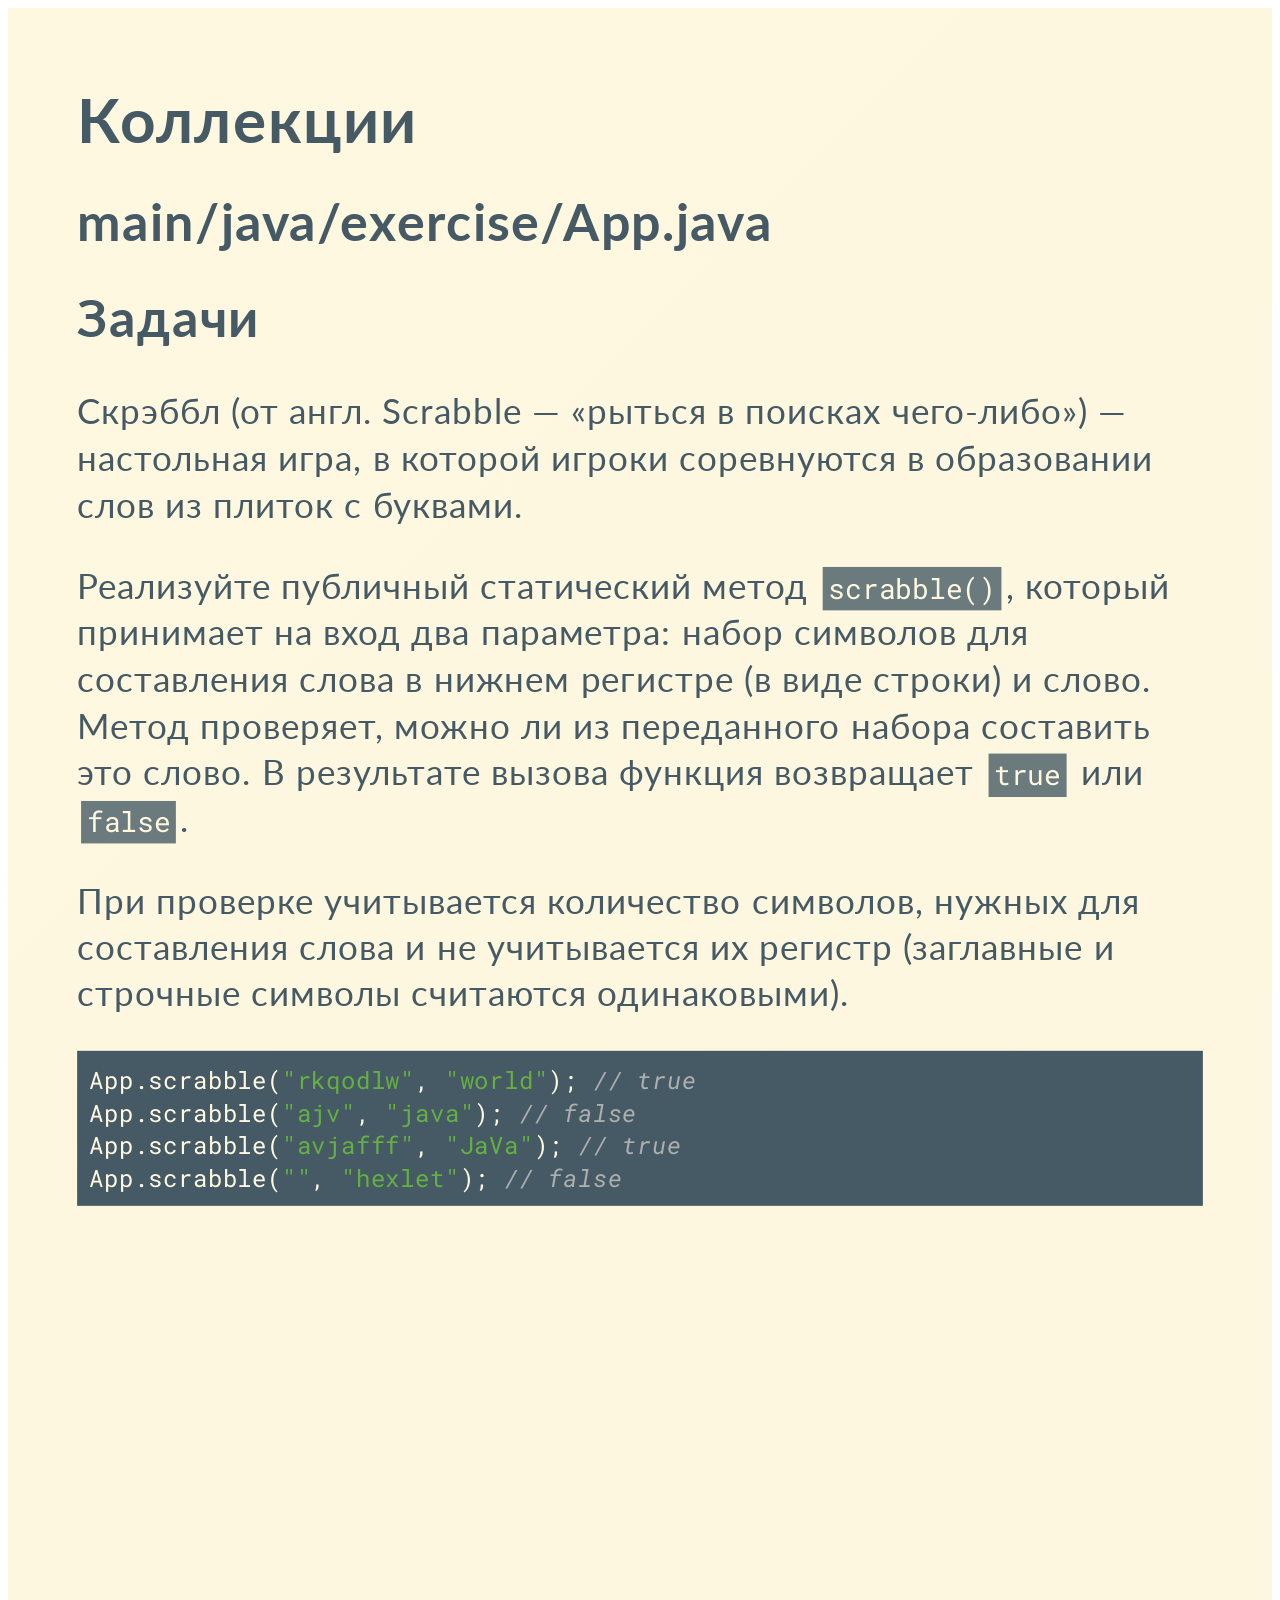
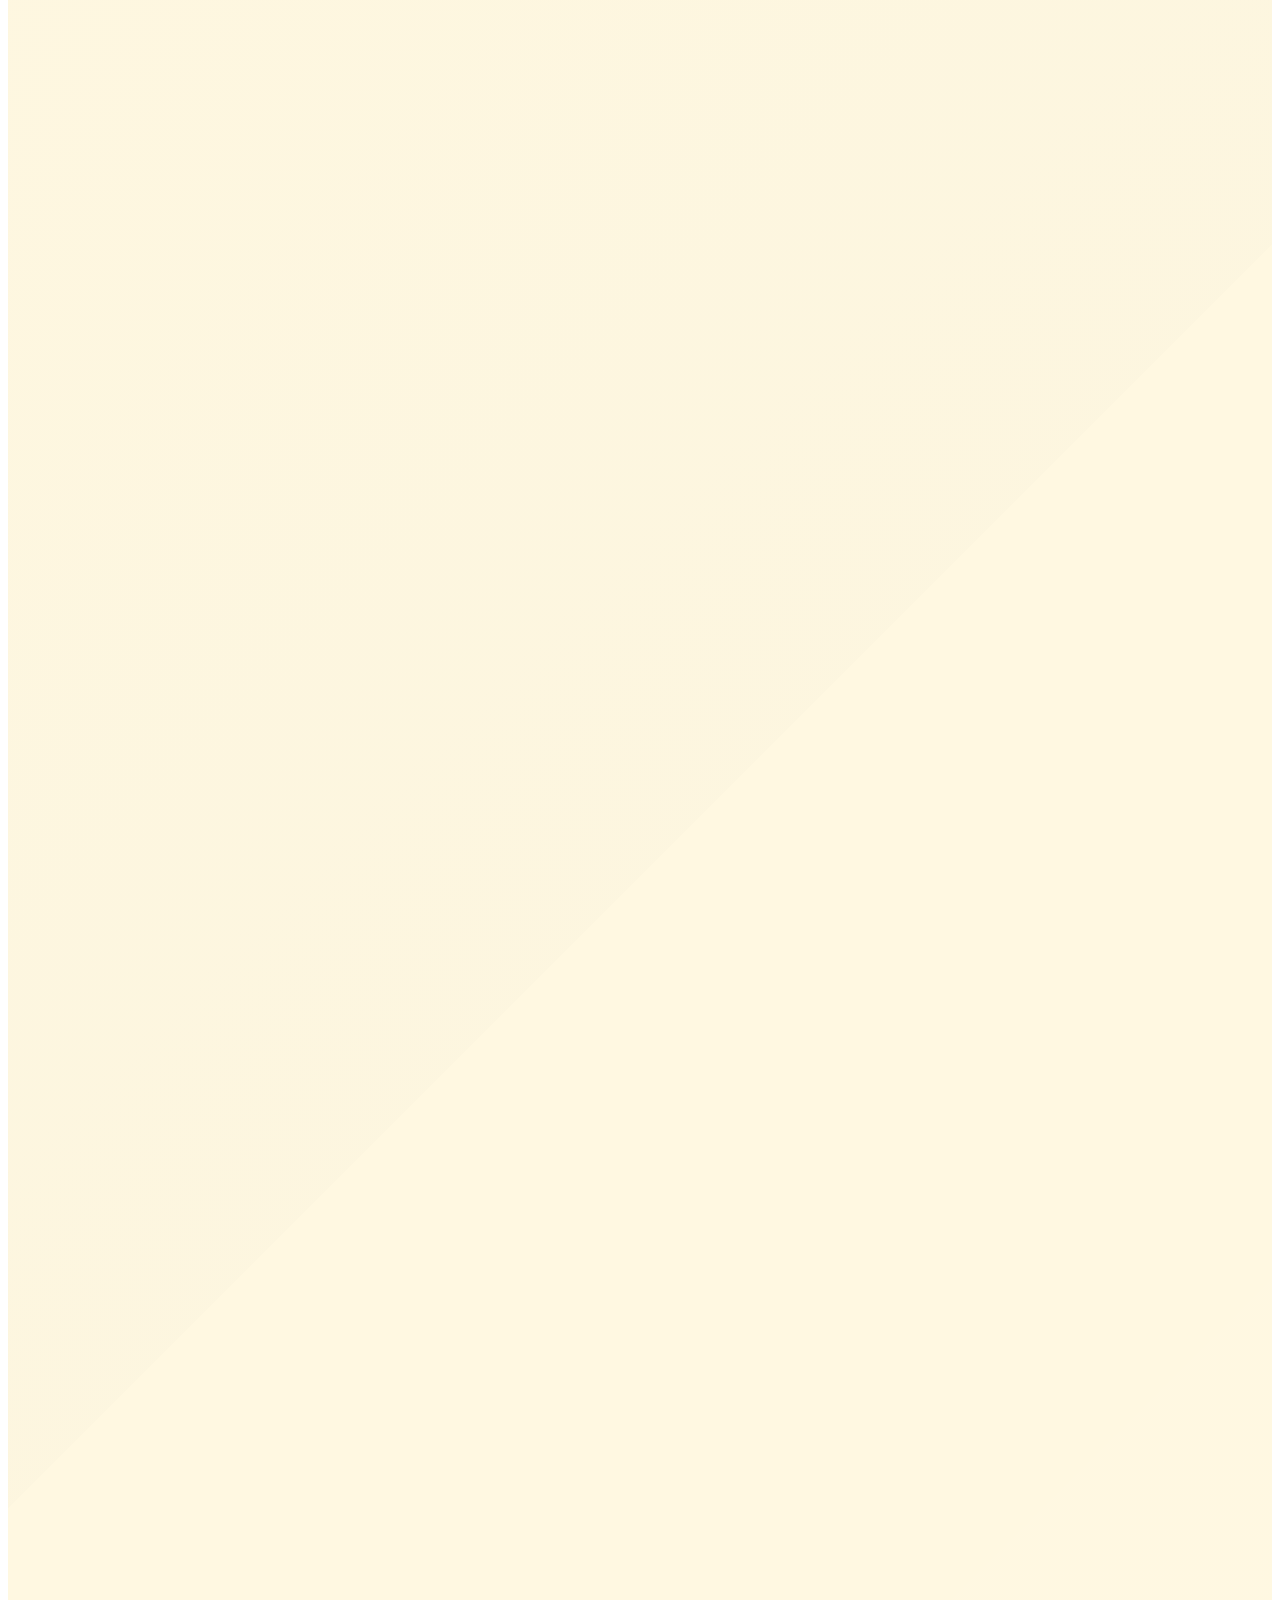
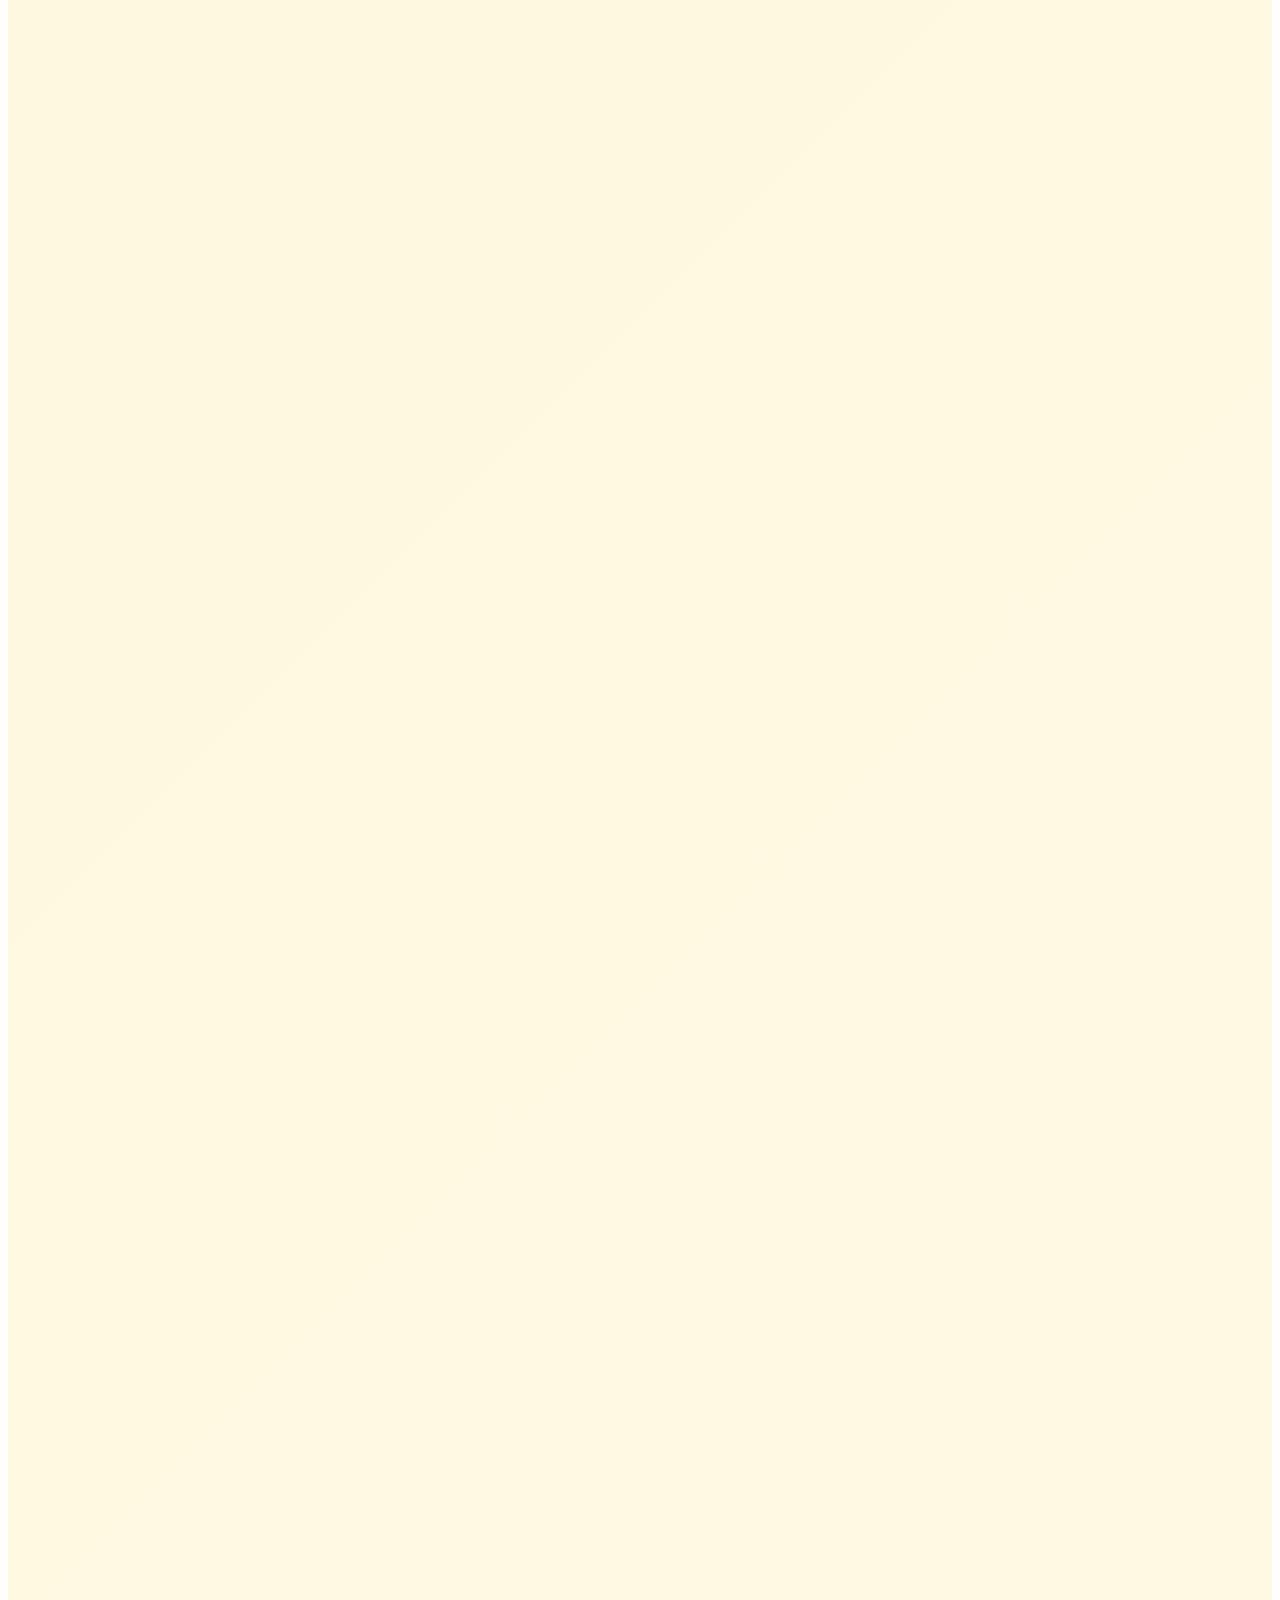
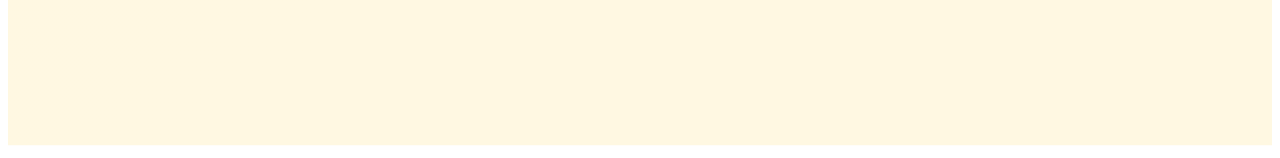
<file: java-collections-ru/lists/README.html>
<!DOCTYPE html>
    <html>
      <head>
        <meta charset="utf-8">
      </head>
      <body>
        <style>@charset "UTF-8";@import "https://fonts.bunny.net/css?family=Lato:400,900|Roboto+Mono:400,700&display=swap";div.marpit>svg>foreignObject>section{width:1280px;height:720px;box-sizing:border-box;overflow:hidden;position:relative;scroll-snap-align:center center}div.marpit>svg>foreignObject>section:after{bottom:0;content:attr(data-marpit-pagination);padding:inherit;pointer-events:none;position:absolute;right:0}div.marpit>svg>foreignObject>section:not([data-marpit-pagination]):after{display:none}/* Normalization */div.marpit>svg>foreignObject>section :is(h1,marp-h1){font-size:2em;margin:0.67em 0}div.marpit>svg>foreignObject>section video::-webkit-media-controls{will-change:transform}@page{size:1280px 5000px;margin:0}@media print{body,html{background-color:#fff;margin:0;page-break-inside:avoid;break-inside:avoid-page}div.marpit>svg>foreignObject>section{page-break-before:always;break-before:page}div.marpit>svg>foreignObject>section,div.marpit>svg>foreignObject>section *{-webkit-print-color-adjust:exact!important;animation-delay:0s!important;animation-duration:0s!important;color-adjust:exact!important;transition:none!important}div.marpit>svg[data-marpit-svg]{display:block;height:100vh;width:100vw}}
/*!
 * Marp / Marpit Gaia theme.
 *
 * @theme gaia
 * @author Yuki Hattori
 *
 * @auto-scaling true
 * @size 16:9 1280px 720px
 * @size 4:3 960px 720px
 */div.marpit>svg>foreignObject>section :is(pre,marp-pre) code.hljs{display:block;overflow-x:auto;padding:1em}div.marpit>svg>foreignObject>section code.hljs{padding:3px 5px}div.marpit>svg>foreignObject>section .hljs{background:#000;color:#f8f8f8}div.marpit>svg>foreignObject>section .hljs-comment,div.marpit>svg>foreignObject>section .hljs-quote{color:#aeaeae;font-style:italic}div.marpit>svg>foreignObject>section .hljs-keyword,div.marpit>svg>foreignObject>section .hljs-selector-tag,div.marpit>svg>foreignObject>section .hljs-type{color:#e28964}div.marpit>svg>foreignObject>section .hljs-string{color:#65b042}div.marpit>svg>foreignObject>section .hljs-subst{color:#daefa3}div.marpit>svg>foreignObject>section .hljs-link,div.marpit>svg>foreignObject>section .hljs-regexp{color:#e9c062}div.marpit>svg>foreignObject>section .hljs-name,div.marpit>svg>foreignObject>section .hljs-section,div.marpit>svg>foreignObject>section .hljs-tag,div.marpit>svg>foreignObject>section .hljs-title{color:#89bdff}div.marpit>svg>foreignObject>section .hljs-class .hljs-title,div.marpit>svg>foreignObject>section .hljs-doctag,div.marpit>svg>foreignObject>section .hljs-title.class_{text-decoration:underline}div.marpit>svg>foreignObject>section .hljs-bullet,div.marpit>svg>foreignObject>section .hljs-number,div.marpit>svg>foreignObject>section .hljs-symbol{color:#3387cc}div.marpit>svg>foreignObject>section .hljs-params,div.marpit>svg>foreignObject>section .hljs-template-variable,div.marpit>svg>foreignObject>section .hljs-variable{color:#3e87e3}div.marpit>svg>foreignObject>section .hljs-attribute{color:#cda869}div.marpit>svg>foreignObject>section .hljs-meta{color:#8996a8}div.marpit>svg>foreignObject>section .hljs-formula{background-color:#0e2231;color:#f8f8f8;font-style:italic}div.marpit>svg>foreignObject>section .hljs-addition{background-color:#253b22;color:#f8f8f8}div.marpit>svg>foreignObject>section .hljs-deletion{background-color:#420e09;color:#f8f8f8}div.marpit>svg>foreignObject>section .hljs-selector-class{color:#9b703f}div.marpit>svg>foreignObject>section .hljs-selector-id{color:#8b98ab}div.marpit>svg>foreignObject>section .hljs-emphasis{font-style:italic}div.marpit>svg>foreignObject>section .hljs-strong{font-weight:700}div.marpit>svg>foreignObject>section :is(h1,marp-h1),div.marpit>svg>foreignObject>section :is(h2,marp-h2),div.marpit>svg>foreignObject>section :is(h3,marp-h3),div.marpit>svg>foreignObject>section :is(h4,marp-h4),div.marpit>svg>foreignObject>section :is(h5,marp-h5),div.marpit>svg>foreignObject>section :is(h6,marp-h6){margin:.5em 0 0}div.marpit>svg>foreignObject>section :is(h1,marp-h1) strong,div.marpit>svg>foreignObject>section :is(h2,marp-h2) strong,div.marpit>svg>foreignObject>section :is(h3,marp-h3) strong,div.marpit>svg>foreignObject>section :is(h4,marp-h4) strong,div.marpit>svg>foreignObject>section :is(h5,marp-h5) strong,div.marpit>svg>foreignObject>section :is(h6,marp-h6) strong{font-weight:inherit}div.marpit>svg>foreignObject>section :is(h1,marp-h1)::part(auto-scaling),div.marpit>svg>foreignObject>section :is(h2,marp-h2)::part(auto-scaling),div.marpit>svg>foreignObject>section :is(h3,marp-h3)::part(auto-scaling),div.marpit>svg>foreignObject>section :is(h4,marp-h4)::part(auto-scaling),div.marpit>svg>foreignObject>section :is(h5,marp-h5)::part(auto-scaling),div.marpit>svg>foreignObject>section :is(h6,marp-h6)::part(auto-scaling){max-height:580px}div.marpit>svg>foreignObject>section :is(h1,marp-h1){font-size:1.8em}div.marpit>svg>foreignObject>section :is(h2,marp-h2){font-size:1.5em}div.marpit>svg>foreignObject>section :is(h3,marp-h3){font-size:1.3em}div.marpit>svg>foreignObject>section :is(h4,marp-h4){font-size:1.1em}div.marpit>svg>foreignObject>section :is(h5,marp-h5){font-size:1em}div.marpit>svg>foreignObject>section :is(h6,marp-h6){font-size:.9em}div.marpit>svg>foreignObject>section blockquote,div.marpit>svg>foreignObject>section p{margin:1em 0 0}div.marpit>svg>foreignObject>section ol>li,div.marpit>svg>foreignObject>section ul>li{margin:.3em 0 0}div.marpit>svg>foreignObject>section ol>li>p,div.marpit>svg>foreignObject>section ul>li>p{margin:.6em 0 0}div.marpit>svg>foreignObject>section code{display:inline-block;font-family:Roboto Mono,monospace;font-size:.8em;letter-spacing:0;margin:-.1em .15em;padding:.1em .2em;vertical-align:baseline}div.marpit>svg>foreignObject>section :is(pre,marp-pre){display:block;margin:1em 0 0;overflow:visible}div.marpit>svg>foreignObject>section :is(pre,marp-pre) code{box-sizing:border-box;font-size:.7em;margin:0;min-width:100%;padding:.5em}div.marpit>svg>foreignObject>section :is(pre,marp-pre)::part(auto-scaling){max-height:calc(580px - 1em)}div.marpit>svg>foreignObject>section blockquote{margin:1em 0 0;padding:0 1em;position:relative}div.marpit>svg>foreignObject>section blockquote:after,div.marpit>svg>foreignObject>section blockquote:before{content:"“";display:block;font-family:Times New Roman,serif;font-weight:700;position:absolute}div.marpit>svg>foreignObject>section blockquote:before{left:0;top:0}div.marpit>svg>foreignObject>section blockquote:after{bottom:0;right:0;transform:rotate(180deg)}div.marpit>svg>foreignObject>section blockquote>:first-child{margin-top:0}div.marpit>svg>foreignObject>section mark{background:transparent}div.marpit>svg>foreignObject>section table{border-collapse:collapse;border-spacing:0;margin:1em 0 0}div.marpit>svg>foreignObject>section table td,div.marpit>svg>foreignObject>section table th{border-style:solid;border-width:1px;padding:.2em .4em}div.marpit>svg>foreignObject>section footer,div.marpit>svg>foreignObject>section header,div.marpit>svg>foreignObject>section:after{box-sizing:border-box;font-size:66%;height:70px;line-height:50px;overflow:hidden;padding:10px 25px;position:absolute}div.marpit>svg>foreignObject>section:after{--marpit-root-font-size:66%}div.marpit>svg>foreignObject>section header{top:0}div.marpit>svg>foreignObject>section footer,div.marpit>svg>foreignObject>section header{left:0;right:0}div.marpit>svg>foreignObject>section footer{bottom:0}div.marpit>svg>foreignObject>section{word-wrap:break-word;--color-background:#fff8e1;--color-background-stripe:rgba(69,90,100,.1);--color-foreground:#455a64;--color-dimmed:#6a7a7d;--color-highlight:#0288d1;background-color:var(--color-background);background-image:linear-gradient(135deg,hsla(0,0%,53%,0),hsla(0,0%,53%,.02) 50%,hsla(0,0%,100%,0) 0,hsla(0,0%,100%,.05));color:var(--color-foreground);font-family:Lato,Avenir Next,Avenir,Trebuchet MS,Segoe UI,sans-serif;font-size:35px;height:720px;letter-spacing:1.25px;line-height:1.35;padding:70px;width:1280px}div.marpit>svg>foreignObject>section{--marpit-root-font-size:35px}div.marpit>svg>foreignObject>section:after{bottom:0;font-size:80%;right:0}div.marpit>svg>foreignObject>section:after{--marpit-root-font-size:80%}div.marpit>svg>foreignObject>section a,div.marpit>svg>foreignObject>section mark{color:var(--color-highlight)}div.marpit>svg>foreignObject>section code{background:var(--color-dimmed);color:var(--color-background)}div.marpit>svg>foreignObject>section :is(h1,marp-h1) strong,div.marpit>svg>foreignObject>section :is(h2,marp-h2) strong,div.marpit>svg>foreignObject>section :is(h3,marp-h3) strong,div.marpit>svg>foreignObject>section :is(h4,marp-h4) strong,div.marpit>svg>foreignObject>section :is(h5,marp-h5) strong,div.marpit>svg>foreignObject>section :is(h6,marp-h6) strong{color:var(--color-highlight)}div.marpit>svg>foreignObject>section :is(pre,marp-pre){background:var(--color-foreground)}div.marpit>svg>foreignObject>section :is(pre,marp-pre)>code{background:transparent}div.marpit>svg>foreignObject>section blockquote:after,div.marpit>svg>foreignObject>section blockquote:before,div.marpit>svg>foreignObject>section footer,div.marpit>svg>foreignObject>section header,div.marpit>svg>foreignObject>section section:after{color:var(--color-dimmed)}div.marpit>svg>foreignObject>section table td,div.marpit>svg>foreignObject>section table th{border-color:var(--color-foreground)}div.marpit>svg>foreignObject>section table thead th{background:var(--color-foreground);color:var(--color-background)}div.marpit>svg>foreignObject>section table tbody>tr:nth-child(odd) td,div.marpit>svg>foreignObject>section table tbody>tr:nth-child(odd) th{background:var(--color-background-stripe,transparent)}div.marpit>svg>foreignObject>section>:first-child,div.marpit>svg>foreignObject>section>header:first-child+*{margin-top:0}div.marpit>svg>foreignObject>section:where(.invert){--color-background:#455a64;--color-background-stripe:rgba(255,248,225,.1);--color-foreground:#fff8e1;--color-dimmed:#dad8c8;--color-highlight:#81d4fa}div.marpit>svg>foreignObject>section:where(.gaia){--color-background:#0288d1;--color-background-stripe:rgba(255,248,225,.1);--color-foreground:#fff8e1;--color-dimmed:#cce2de;--color-highlight:#81d4fa}div.marpit>svg>foreignObject>section:where(.lead){display:flex;flex-flow:column nowrap;justify-content:center}div.marpit>svg>foreignObject>section:where(.lead) :is(h1,marp-h1),div.marpit>svg>foreignObject>section:where(.lead) :is(h2,marp-h2),div.marpit>svg>foreignObject>section:where(.lead) :is(h3,marp-h3),div.marpit>svg>foreignObject>section:where(.lead) :is(h4,marp-h4),div.marpit>svg>foreignObject>section:where(.lead) :is(h5,marp-h5),div.marpit>svg>foreignObject>section:where(.lead) :is(h6,marp-h6){text-align:center}div.marpit>svg>foreignObject>section:where(.lead) p{text-align:center}div.marpit>svg>foreignObject>section:where(.lead) blockquote>:is(h1,marp-h1),div.marpit>svg>foreignObject>section:where(.lead) blockquote>:is(h2,marp-h2),div.marpit>svg>foreignObject>section:where(.lead) blockquote>:is(h3,marp-h3),div.marpit>svg>foreignObject>section:where(.lead) blockquote>:is(h4,marp-h4),div.marpit>svg>foreignObject>section:where(.lead) blockquote>:is(h5,marp-h5),div.marpit>svg>foreignObject>section:where(.lead) blockquote>:is(h6,marp-h6),div.marpit>svg>foreignObject>section:where(.lead) blockquote>p{text-align:left}div.marpit>svg>foreignObject>section:where(.lead) ol>li>p,div.marpit>svg>foreignObject>section:where(.lead) ul>li>p{text-align:left}div.marpit>svg>foreignObject>section:where(.lead) table{margin-left:auto;margin-right:auto}div.marpit>svg>foreignObject>section img[data-marp-twemoji]{background:transparent;height:1em;margin:0 .05em 0 .1em;vertical-align:-.1em;width:1em}
    /* @theme my-first-theme */div.marpit>svg>foreignObject>section{width:1280px;height:5000px}div.marpit>svg>foreignObject>section[data-marpit-advanced-background=background]{columns:initial!important;display:block!important;padding:0!important}div.marpit>svg>foreignObject>section[data-marpit-advanced-background=background]:after,div.marpit>svg>foreignObject>section[data-marpit-advanced-background=background]:before,div.marpit>svg>foreignObject>section[data-marpit-advanced-background=content]:after,div.marpit>svg>foreignObject>section[data-marpit-advanced-background=content]:before{display:none!important}div.marpit>svg>foreignObject>section[data-marpit-advanced-background=background]>div[data-marpit-advanced-background-container]{all:initial;display:flex;flex-direction:row;height:100%;overflow:hidden;width:100%}div.marpit>svg>foreignObject>section[data-marpit-advanced-background=background]>div[data-marpit-advanced-background-container][data-marpit-advanced-background-direction=vertical]{flex-direction:column}div.marpit>svg>foreignObject>section[data-marpit-advanced-background=background][data-marpit-advanced-background-split]>div[data-marpit-advanced-background-container]{width:var(--marpit-advanced-background-split,50%)}div.marpit>svg>foreignObject>section[data-marpit-advanced-background=background][data-marpit-advanced-background-split=right]>div[data-marpit-advanced-background-container]{margin-left:calc(100% - var(--marpit-advanced-background-split, 50%))}div.marpit>svg>foreignObject>section[data-marpit-advanced-background=background]>div[data-marpit-advanced-background-container]>figure{all:initial;background-position:center;background-repeat:no-repeat;background-size:cover;flex:auto;margin:0}div.marpit>svg>foreignObject>section[data-marpit-advanced-background=content],div.marpit>svg>foreignObject>section[data-marpit-advanced-background=pseudo]{background:transparent!important}div.marpit>svg>foreignObject>section[data-marpit-advanced-background=pseudo],div.marpit>svg[data-marpit-svg]>foreignObject[data-marpit-advanced-background=pseudo]{pointer-events:none!important}div.marpit>svg>foreignObject>section[data-marpit-advanced-background-split]{width:100%;height:100%}</style>
        <div class="marpit"><svg data-marpit-svg="" viewBox="0 0 1280 5000"><foreignObject width="1280" height="5000"><section id="1">
<h1>Коллекции</h1>
<h2>main/java/exercise/App.java</h2>
<h2>Задачи</h2>
<p>Скрэббл (от англ. Scrabble — «рыться в поисках чего-либо») — настольная игра, в которой игроки соревнуются в образовании слов из плиток с буквами.</p>
<p>Реализуйте публичный статический метод <code>scrabble()</code>, который принимает на вход два параметра: набор символов для составления слова в нижнем регистре (в виде строки) и слово. Метод проверяет, можно ли из переданного набора составить это слово. В результате вызова функция возвращает <code>true</code> или <code>false</code>.</p>
<p>При проверке учитывается количество символов, нужных для составления слова и не учитывается их регистр (заглавные и строчные символы считаются одинаковыми).</p>
<pre><code class="language-java">App.scrabble(<span class="hljs-string">&quot;rkqodlw&quot;</span>, <span class="hljs-string">&quot;world&quot;</span>); <span class="hljs-comment">// true</span>
App.scrabble(<span class="hljs-string">&quot;ajv&quot;</span>, <span class="hljs-string">&quot;java&quot;</span>); <span class="hljs-comment">// false</span>
App.scrabble(<span class="hljs-string">&quot;avjafff&quot;</span>, <span class="hljs-string">&quot;JaVa&quot;</span>); <span class="hljs-comment">// true</span>
App.scrabble(<span class="hljs-string">&quot;&quot;</span>, <span class="hljs-string">&quot;hexlet&quot;</span>); <span class="hljs-comment">// false</span>
</code></pre>
</section>
<script>!function(){"use strict";const t={h1:{proto:()=>HTMLHeadingElement,attrs:{role:"heading","aria-level":"1"},style:"display: block; font-size: 2em; margin-block-start: 0.67em; margin-block-end: 0.67em; margin-inline-start: 0px; margin-inline-end: 0px; font-weight: bold;"},h2:{proto:()=>HTMLHeadingElement,attrs:{role:"heading","aria-level":"2"},style:"display: block; font-size: 1.5em; margin-block-start: 0.83em; margin-block-end: 0.83em; margin-inline-start: 0px; margin-inline-end: 0px; font-weight: bold;"},h3:{proto:()=>HTMLHeadingElement,attrs:{role:"heading","aria-level":"3"},style:"display: block; font-size: 1.17em; margin-block-start: 1em; margin-block-end: 1em; margin-inline-start: 0px; margin-inline-end: 0px; font-weight: bold;"},h4:{proto:()=>HTMLHeadingElement,attrs:{role:"heading","aria-level":"4"},style:"display: block; margin-block-start: 1.33em; margin-block-end: 1.33em; margin-inline-start: 0px; margin-inline-end: 0px; font-weight: bold;"},h5:{proto:()=>HTMLHeadingElement,attrs:{role:"heading","aria-level":"5"},style:"display: block; font-size: 0.83em; margin-block-start: 1.67em; margin-block-end: 1.67em; margin-inline-start: 0px; margin-inline-end: 0px; font-weight: bold;"},h6:{proto:()=>HTMLHeadingElement,attrs:{role:"heading","aria-level":"6"},style:"display: block; font-size: 0.67em; margin-block-start: 2.33em; margin-block-end: 2.33em; margin-inline-start: 0px; margin-inline-end: 0px; font-weight: bold;"},span:{proto:()=>HTMLSpanElement},pre:{proto:()=>HTMLElement,style:"display: block; font-family: monospace; white-space: pre; margin: 1em 0; --marp-auto-scaling-white-space: pre;"}},e="data-marp-auto-scaling-wrapper",i="data-marp-auto-scaling-svg",n="data-marp-auto-scaling-container";class s extends HTMLElement{constructor(){super(),this.svgPreserveAspectRatio="xMinYMid meet";const t=t=>([e])=>{const{width:i,height:n}=e.contentRect;this[t]={width:i,height:n},this.updateSVGRect()};this.attachShadow({mode:"open"}),this.containerObserver=new ResizeObserver(t("containerSize")),this.wrapperObserver=new ResizeObserver(((...e)=>{t("wrapperSize")(...e),this.flushSvgDisplay()}))}static get observedAttributes(){return["data-downscale-only"]}connectedCallback(){var t,s,o,r,a;this.shadowRoot.innerHTML=`\n<style>\n  svg[${i}] { display: block; width: 100%; height: auto; vertical-align: top; }\n  span[${n}] { display: table; white-space: var(--marp-auto-scaling-white-space, nowrap); width: max-content; }\n</style>\n<div ${e}>\n  <svg part="svg" ${i}>\n    <foreignObject><span ${n}><slot></slot></span></foreignObject>\n  </svg>\n</div>\n    `.split(/\n\s*/).join(""),this.wrapper=null!==(t=this.shadowRoot.querySelector(`div[${e}]`))&&void 0!==t?t:void 0;const l=this.svg;this.svg=null!==(o=null===(s=this.wrapper)||void 0===s?void 0:s.querySelector(`svg[${i}]`))&&void 0!==o?o:void 0,this.svg!==l&&(this.svgComputedStyle=this.svg?window.getComputedStyle(this.svg):void 0),this.container=null!==(a=null===(r=this.svg)||void 0===r?void 0:r.querySelector(`span[${n}]`))&&void 0!==a?a:void 0,this.observe()}disconnectedCallback(){this.svg=void 0,this.svgComputedStyle=void 0,this.wrapper=void 0,this.container=void 0,this.observe()}attributeChangedCallback(){this.observe()}flushSvgDisplay(){const{svg:t}=this;t&&(t.style.display="inline",requestAnimationFrame((()=>{t.style.display=""})))}observe(){this.containerObserver.disconnect(),this.wrapperObserver.disconnect(),this.wrapper&&this.wrapperObserver.observe(this.wrapper),this.container&&this.containerObserver.observe(this.container),this.svgComputedStyle&&this.observeSVGStyle(this.svgComputedStyle)}observeSVGStyle(t){const e=()=>{const i=(()=>{const e=t.getPropertyValue("--preserve-aspect-ratio");if(e)return e.trim();return`x${(({textAlign:t,direction:e})=>{if(t.endsWith("left"))return"Min";if(t.endsWith("right"))return"Max";if("start"===t||"end"===t){let i="rtl"===e;return"end"===t&&(i=!i),i?"Max":"Min"}return"Mid"})(t)}YMid meet`})();i!==this.svgPreserveAspectRatio&&(this.svgPreserveAspectRatio=i,this.updateSVGRect()),t===this.svgComputedStyle&&requestAnimationFrame(e)};e()}updateSVGRect(){var t,e,i,n,s,o,r;let a=Math.ceil(null!==(e=null===(t=this.containerSize)||void 0===t?void 0:t.width)&&void 0!==e?e:0);const l=Math.ceil(null!==(n=null===(i=this.containerSize)||void 0===i?void 0:i.height)&&void 0!==n?n:0);void 0!==this.dataset.downscaleOnly&&(a=Math.max(a,null!==(o=null===(s=this.wrapperSize)||void 0===s?void 0:s.width)&&void 0!==o?o:0));const c=null===(r=this.svg)||void 0===r?void 0:r.querySelector(":scope > foreignObject");if(null==c||c.setAttribute("width",`${a}`),null==c||c.setAttribute("height",`${l}`),this.svg&&(this.svg.setAttribute("viewBox",`0 0 ${a} ${l}`),this.svg.setAttribute("preserveAspectRatio",this.svgPreserveAspectRatio),this.svg.style.height=a<=0||l<=0?"0":""),this.container){const t=this.svgPreserveAspectRatio.toLowerCase();this.container.style.marginLeft=t.startsWith("xmid")||t.startsWith("xmax")?"auto":"0",this.container.style.marginRight=t.startsWith("xmi")?"auto":"0"}}}const o=(t,{attrs:e={},style:i})=>class extends t{constructor(...t){super(...t);for(const[t,i]of Object.entries(e))this.hasAttribute(t)||this.setAttribute(t,i);this.attachShadow({mode:"open"})}static get observedAttributes(){return["data-auto-scaling"]}connectedCallback(){this._update()}attributeChangedCallback(){this._update()}_update(){const t=i?`<style>:host { ${i} }</style>`:"";let e="<slot></slot>";const{autoScaling:n}=this.dataset;if(void 0!==n){e=`<marp-auto-scaling exportparts="svg:auto-scaling" ${"downscale-only"===n?"data-downscale-only":""}>${e}</marp-auto-scaling>`}this.shadowRoot.innerHTML=t+e}};let r;const a=Symbol(),l="marpitSVGPolyfill:setZoomFactor,",c=Symbol();let d,p;function h(t){const e="object"==typeof t&&t.target||document,i="object"==typeof t?t.zoom:t;window[c]||(Object.defineProperty(window,c,{configurable:!0,value:!0}),window.addEventListener("message",(({data:t,origin:e})=>{if(e===window.origin)try{if(t&&"string"==typeof t&&t.startsWith(l)){const[,e]=t.split(","),i=Number.parseFloat(e);Number.isNaN(i)||(p=i)}}catch(t){console.error(t)}})));let n=!1;Array.from(e.querySelectorAll("svg[data-marpit-svg]"),(t=>{var e,s,o,r;t.style.transform||(t.style.transform="translateZ(0)");const a=i||p||t.currentScale||1;d!==a&&(d=a,n=a);const l=t.getBoundingClientRect(),{length:c}=t.children;for(let i=0;i<c;i+=1){const n=t.children[i];if(n.getScreenCTM){const t=n.getScreenCTM();if(t){const i=null!==(s=null===(e=n.x)||void 0===e?void 0:e.baseVal.value)&&void 0!==s?s:0,c=null!==(r=null===(o=n.y)||void 0===o?void 0:o.baseVal.value)&&void 0!==r?r:0,d=n.children.length;for(let e=0;e<d;e+=1){const s=n.children[e];if("SECTION"===s.tagName){const{style:e}=s;e.transformOrigin||(e.transformOrigin=`${-i}px ${-c}px`),e.transform=`scale(${a}) matrix(${t.a}, ${t.b}, ${t.c}, ${t.d}, ${t.e-l.left}, ${t.f-l.top}) translateZ(0.0001px)`;break}}}}}})),!1!==n&&Array.from(e.querySelectorAll("iframe"),(({contentWindow:t})=>{null==t||t.postMessage(`${l}${n}`,"null"===window.origin?"*":window.origin)}))}function g({once:t=!1,target:e=document}={}){const i="Apple Computer, Inc."===navigator.vendor?[h]:[];let n=!t;const s=()=>{for(const t of i)t({target:e});n&&window.requestAnimationFrame(s)};return s(),()=>{n=!1}}d=1,p=void 0;const m=Symbol(),v=(e=document)=>{if("undefined"==typeof window)throw new Error("Marp Core's browser script is valid only in browser context.");if(((e=document)=>{const i=window[a];i||customElements.define("marp-auto-scaling",s);for(const n of Object.keys(t)){const s=`marp-${n}`,a=t[n].proto();null!=r||(r=!!document.createElement("div",{is:"marp-auto-scaling"}).outerHTML.startsWith("<div is")),r&&a!==HTMLElement?i||customElements.define(s,o(a,{style:t[n].style}),{extends:n}):(i||customElements.define(s,o(HTMLElement,t[n])),e.querySelectorAll(`${n}[is="${s}"]`).forEach((t=>{t.outerHTML=t.outerHTML.replace(new RegExp(`^<${n}`,"i"),`<${s}`).replace(new RegExp(`</${n}>$`,"i"),`</${s}>`)})))}window[a]=!0})(e),e[m])return e[m];const i=g({target:e}),n=()=>{i(),delete e[m]},l=Object.assign(n,{cleanup:n,update:()=>v(e)});return Object.defineProperty(e,m,{configurable:!0,value:l}),l},u=document.currentScript;v(u?u.getRootNode():document)}();
</script></foreignObject></svg></div>
      </body>
    </html>
</file>
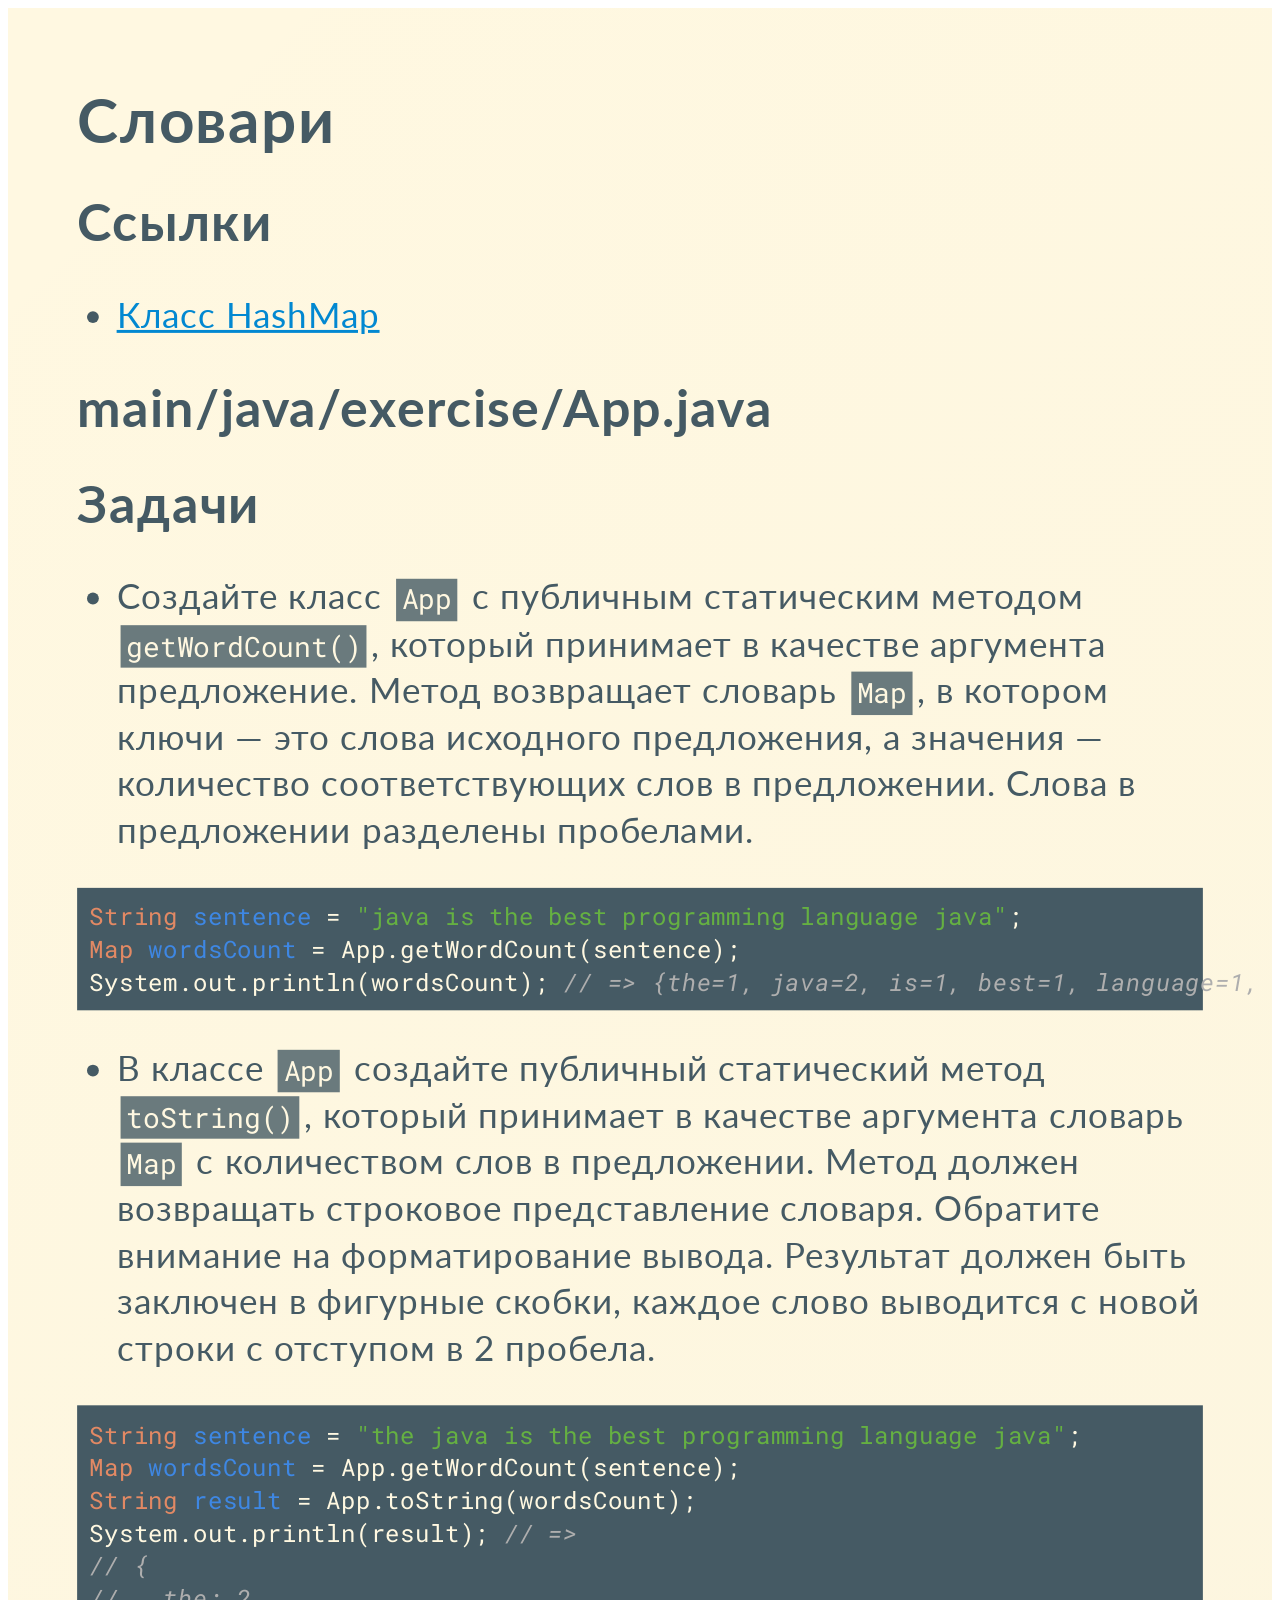
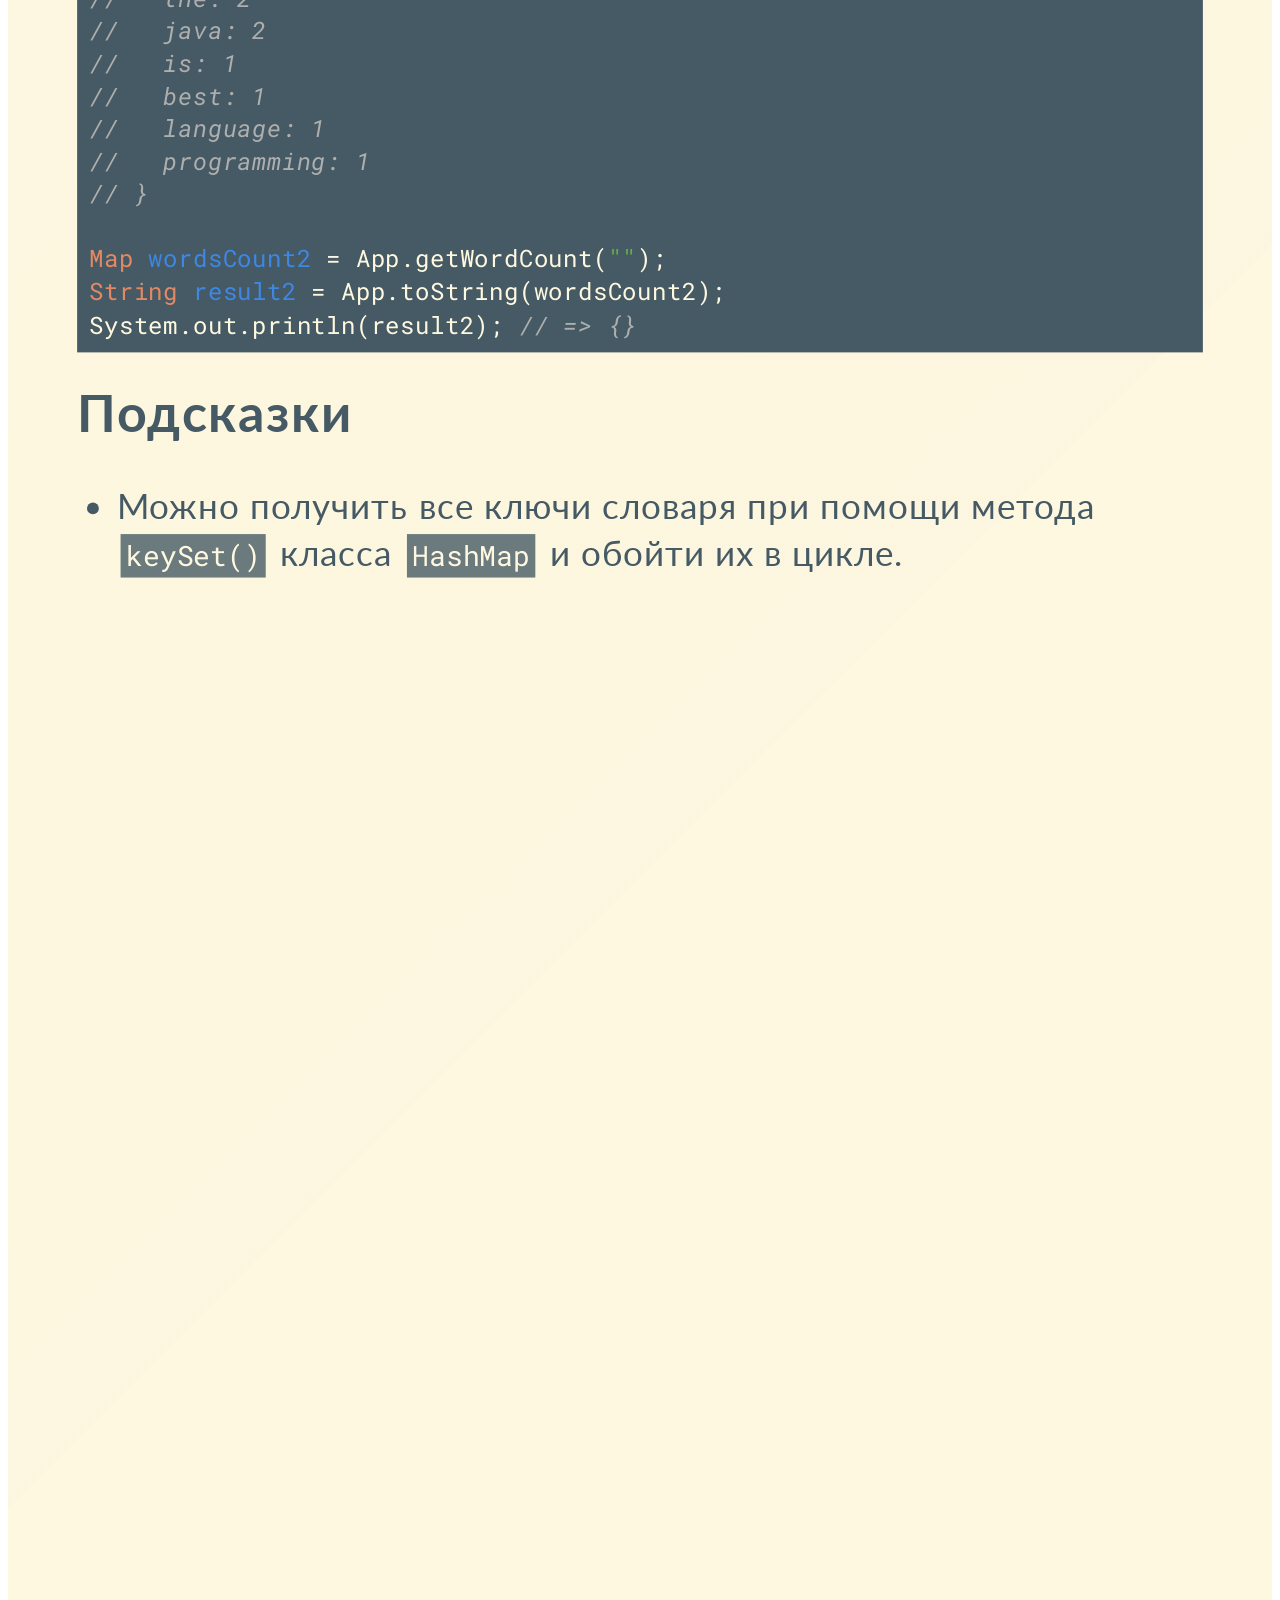
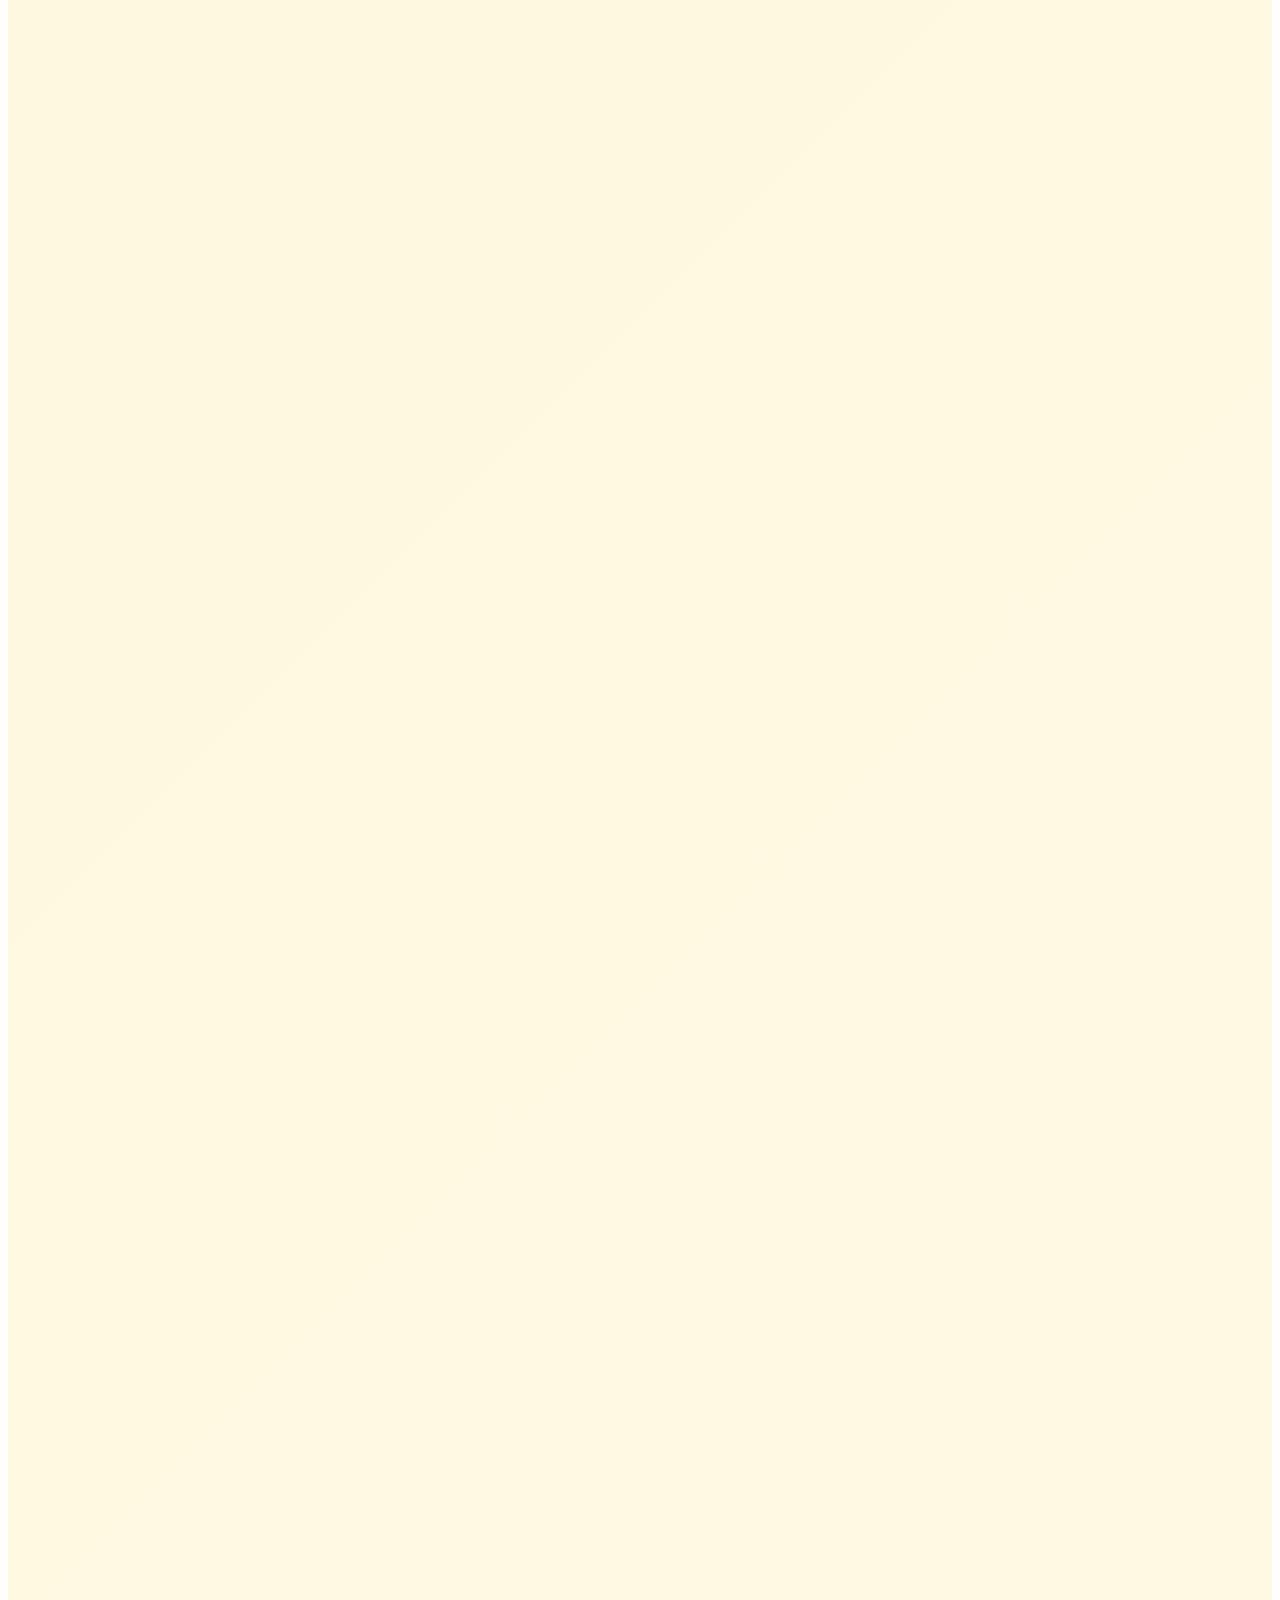
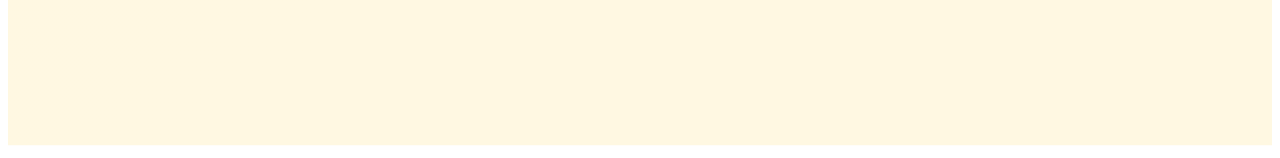
<file: java-collections-ru/maps/README.html>
<!DOCTYPE html>
    <html>
      <head>
        <meta charset="utf-8">
      </head>
      <body>
        <style>@charset "UTF-8";@import "https://fonts.bunny.net/css?family=Lato:400,900|Roboto+Mono:400,700&display=swap";div.marpit>svg>foreignObject>section{width:1280px;height:720px;box-sizing:border-box;overflow:hidden;position:relative;scroll-snap-align:center center}div.marpit>svg>foreignObject>section:after{bottom:0;content:attr(data-marpit-pagination);padding:inherit;pointer-events:none;position:absolute;right:0}div.marpit>svg>foreignObject>section:not([data-marpit-pagination]):after{display:none}/* Normalization */div.marpit>svg>foreignObject>section :is(h1,marp-h1){font-size:2em;margin:0.67em 0}div.marpit>svg>foreignObject>section video::-webkit-media-controls{will-change:transform}@page{size:1280px 5000px;margin:0}@media print{body,html{background-color:#fff;margin:0;page-break-inside:avoid;break-inside:avoid-page}div.marpit>svg>foreignObject>section{page-break-before:always;break-before:page}div.marpit>svg>foreignObject>section,div.marpit>svg>foreignObject>section *{-webkit-print-color-adjust:exact!important;animation-delay:0s!important;animation-duration:0s!important;color-adjust:exact!important;transition:none!important}div.marpit>svg[data-marpit-svg]{display:block;height:100vh;width:100vw}}
/*!
 * Marp / Marpit Gaia theme.
 *
 * @theme gaia
 * @author Yuki Hattori
 *
 * @auto-scaling true
 * @size 16:9 1280px 720px
 * @size 4:3 960px 720px
 */div.marpit>svg>foreignObject>section :is(pre,marp-pre) code.hljs{display:block;overflow-x:auto;padding:1em}div.marpit>svg>foreignObject>section code.hljs{padding:3px 5px}div.marpit>svg>foreignObject>section .hljs{background:#000;color:#f8f8f8}div.marpit>svg>foreignObject>section .hljs-comment,div.marpit>svg>foreignObject>section .hljs-quote{color:#aeaeae;font-style:italic}div.marpit>svg>foreignObject>section .hljs-keyword,div.marpit>svg>foreignObject>section .hljs-selector-tag,div.marpit>svg>foreignObject>section .hljs-type{color:#e28964}div.marpit>svg>foreignObject>section .hljs-string{color:#65b042}div.marpit>svg>foreignObject>section .hljs-subst{color:#daefa3}div.marpit>svg>foreignObject>section .hljs-link,div.marpit>svg>foreignObject>section .hljs-regexp{color:#e9c062}div.marpit>svg>foreignObject>section .hljs-name,div.marpit>svg>foreignObject>section .hljs-section,div.marpit>svg>foreignObject>section .hljs-tag,div.marpit>svg>foreignObject>section .hljs-title{color:#89bdff}div.marpit>svg>foreignObject>section .hljs-class .hljs-title,div.marpit>svg>foreignObject>section .hljs-doctag,div.marpit>svg>foreignObject>section .hljs-title.class_{text-decoration:underline}div.marpit>svg>foreignObject>section .hljs-bullet,div.marpit>svg>foreignObject>section .hljs-number,div.marpit>svg>foreignObject>section .hljs-symbol{color:#3387cc}div.marpit>svg>foreignObject>section .hljs-params,div.marpit>svg>foreignObject>section .hljs-template-variable,div.marpit>svg>foreignObject>section .hljs-variable{color:#3e87e3}div.marpit>svg>foreignObject>section .hljs-attribute{color:#cda869}div.marpit>svg>foreignObject>section .hljs-meta{color:#8996a8}div.marpit>svg>foreignObject>section .hljs-formula{background-color:#0e2231;color:#f8f8f8;font-style:italic}div.marpit>svg>foreignObject>section .hljs-addition{background-color:#253b22;color:#f8f8f8}div.marpit>svg>foreignObject>section .hljs-deletion{background-color:#420e09;color:#f8f8f8}div.marpit>svg>foreignObject>section .hljs-selector-class{color:#9b703f}div.marpit>svg>foreignObject>section .hljs-selector-id{color:#8b98ab}div.marpit>svg>foreignObject>section .hljs-emphasis{font-style:italic}div.marpit>svg>foreignObject>section .hljs-strong{font-weight:700}div.marpit>svg>foreignObject>section :is(h1,marp-h1),div.marpit>svg>foreignObject>section :is(h2,marp-h2),div.marpit>svg>foreignObject>section :is(h3,marp-h3),div.marpit>svg>foreignObject>section :is(h4,marp-h4),div.marpit>svg>foreignObject>section :is(h5,marp-h5),div.marpit>svg>foreignObject>section :is(h6,marp-h6){margin:.5em 0 0}div.marpit>svg>foreignObject>section :is(h1,marp-h1) strong,div.marpit>svg>foreignObject>section :is(h2,marp-h2) strong,div.marpit>svg>foreignObject>section :is(h3,marp-h3) strong,div.marpit>svg>foreignObject>section :is(h4,marp-h4) strong,div.marpit>svg>foreignObject>section :is(h5,marp-h5) strong,div.marpit>svg>foreignObject>section :is(h6,marp-h6) strong{font-weight:inherit}div.marpit>svg>foreignObject>section :is(h1,marp-h1)::part(auto-scaling),div.marpit>svg>foreignObject>section :is(h2,marp-h2)::part(auto-scaling),div.marpit>svg>foreignObject>section :is(h3,marp-h3)::part(auto-scaling),div.marpit>svg>foreignObject>section :is(h4,marp-h4)::part(auto-scaling),div.marpit>svg>foreignObject>section :is(h5,marp-h5)::part(auto-scaling),div.marpit>svg>foreignObject>section :is(h6,marp-h6)::part(auto-scaling){max-height:580px}div.marpit>svg>foreignObject>section :is(h1,marp-h1){font-size:1.8em}div.marpit>svg>foreignObject>section :is(h2,marp-h2){font-size:1.5em}div.marpit>svg>foreignObject>section :is(h3,marp-h3){font-size:1.3em}div.marpit>svg>foreignObject>section :is(h4,marp-h4){font-size:1.1em}div.marpit>svg>foreignObject>section :is(h5,marp-h5){font-size:1em}div.marpit>svg>foreignObject>section :is(h6,marp-h6){font-size:.9em}div.marpit>svg>foreignObject>section blockquote,div.marpit>svg>foreignObject>section p{margin:1em 0 0}div.marpit>svg>foreignObject>section ol>li,div.marpit>svg>foreignObject>section ul>li{margin:.3em 0 0}div.marpit>svg>foreignObject>section ol>li>p,div.marpit>svg>foreignObject>section ul>li>p{margin:.6em 0 0}div.marpit>svg>foreignObject>section code{display:inline-block;font-family:Roboto Mono,monospace;font-size:.8em;letter-spacing:0;margin:-.1em .15em;padding:.1em .2em;vertical-align:baseline}div.marpit>svg>foreignObject>section :is(pre,marp-pre){display:block;margin:1em 0 0;overflow:visible}div.marpit>svg>foreignObject>section :is(pre,marp-pre) code{box-sizing:border-box;font-size:.7em;margin:0;min-width:100%;padding:.5em}div.marpit>svg>foreignObject>section :is(pre,marp-pre)::part(auto-scaling){max-height:calc(580px - 1em)}div.marpit>svg>foreignObject>section blockquote{margin:1em 0 0;padding:0 1em;position:relative}div.marpit>svg>foreignObject>section blockquote:after,div.marpit>svg>foreignObject>section blockquote:before{content:"“";display:block;font-family:Times New Roman,serif;font-weight:700;position:absolute}div.marpit>svg>foreignObject>section blockquote:before{left:0;top:0}div.marpit>svg>foreignObject>section blockquote:after{bottom:0;right:0;transform:rotate(180deg)}div.marpit>svg>foreignObject>section blockquote>:first-child{margin-top:0}div.marpit>svg>foreignObject>section mark{background:transparent}div.marpit>svg>foreignObject>section table{border-collapse:collapse;border-spacing:0;margin:1em 0 0}div.marpit>svg>foreignObject>section table td,div.marpit>svg>foreignObject>section table th{border-style:solid;border-width:1px;padding:.2em .4em}div.marpit>svg>foreignObject>section footer,div.marpit>svg>foreignObject>section header,div.marpit>svg>foreignObject>section:after{box-sizing:border-box;font-size:66%;height:70px;line-height:50px;overflow:hidden;padding:10px 25px;position:absolute}div.marpit>svg>foreignObject>section:after{--marpit-root-font-size:66%}div.marpit>svg>foreignObject>section header{top:0}div.marpit>svg>foreignObject>section footer,div.marpit>svg>foreignObject>section header{left:0;right:0}div.marpit>svg>foreignObject>section footer{bottom:0}div.marpit>svg>foreignObject>section{word-wrap:break-word;--color-background:#fff8e1;--color-background-stripe:rgba(69,90,100,.1);--color-foreground:#455a64;--color-dimmed:#6a7a7d;--color-highlight:#0288d1;background-color:var(--color-background);background-image:linear-gradient(135deg,hsla(0,0%,53%,0),hsla(0,0%,53%,.02) 50%,hsla(0,0%,100%,0) 0,hsla(0,0%,100%,.05));color:var(--color-foreground);font-family:Lato,Avenir Next,Avenir,Trebuchet MS,Segoe UI,sans-serif;font-size:35px;height:720px;letter-spacing:1.25px;line-height:1.35;padding:70px;width:1280px}div.marpit>svg>foreignObject>section{--marpit-root-font-size:35px}div.marpit>svg>foreignObject>section:after{bottom:0;font-size:80%;right:0}div.marpit>svg>foreignObject>section:after{--marpit-root-font-size:80%}div.marpit>svg>foreignObject>section a,div.marpit>svg>foreignObject>section mark{color:var(--color-highlight)}div.marpit>svg>foreignObject>section code{background:var(--color-dimmed);color:var(--color-background)}div.marpit>svg>foreignObject>section :is(h1,marp-h1) strong,div.marpit>svg>foreignObject>section :is(h2,marp-h2) strong,div.marpit>svg>foreignObject>section :is(h3,marp-h3) strong,div.marpit>svg>foreignObject>section :is(h4,marp-h4) strong,div.marpit>svg>foreignObject>section :is(h5,marp-h5) strong,div.marpit>svg>foreignObject>section :is(h6,marp-h6) strong{color:var(--color-highlight)}div.marpit>svg>foreignObject>section :is(pre,marp-pre){background:var(--color-foreground)}div.marpit>svg>foreignObject>section :is(pre,marp-pre)>code{background:transparent}div.marpit>svg>foreignObject>section blockquote:after,div.marpit>svg>foreignObject>section blockquote:before,div.marpit>svg>foreignObject>section footer,div.marpit>svg>foreignObject>section header,div.marpit>svg>foreignObject>section section:after{color:var(--color-dimmed)}div.marpit>svg>foreignObject>section table td,div.marpit>svg>foreignObject>section table th{border-color:var(--color-foreground)}div.marpit>svg>foreignObject>section table thead th{background:var(--color-foreground);color:var(--color-background)}div.marpit>svg>foreignObject>section table tbody>tr:nth-child(odd) td,div.marpit>svg>foreignObject>section table tbody>tr:nth-child(odd) th{background:var(--color-background-stripe,transparent)}div.marpit>svg>foreignObject>section>:first-child,div.marpit>svg>foreignObject>section>header:first-child+*{margin-top:0}div.marpit>svg>foreignObject>section:where(.invert){--color-background:#455a64;--color-background-stripe:rgba(255,248,225,.1);--color-foreground:#fff8e1;--color-dimmed:#dad8c8;--color-highlight:#81d4fa}div.marpit>svg>foreignObject>section:where(.gaia){--color-background:#0288d1;--color-background-stripe:rgba(255,248,225,.1);--color-foreground:#fff8e1;--color-dimmed:#cce2de;--color-highlight:#81d4fa}div.marpit>svg>foreignObject>section:where(.lead){display:flex;flex-flow:column nowrap;justify-content:center}div.marpit>svg>foreignObject>section:where(.lead) :is(h1,marp-h1),div.marpit>svg>foreignObject>section:where(.lead) :is(h2,marp-h2),div.marpit>svg>foreignObject>section:where(.lead) :is(h3,marp-h3),div.marpit>svg>foreignObject>section:where(.lead) :is(h4,marp-h4),div.marpit>svg>foreignObject>section:where(.lead) :is(h5,marp-h5),div.marpit>svg>foreignObject>section:where(.lead) :is(h6,marp-h6){text-align:center}div.marpit>svg>foreignObject>section:where(.lead) p{text-align:center}div.marpit>svg>foreignObject>section:where(.lead) blockquote>:is(h1,marp-h1),div.marpit>svg>foreignObject>section:where(.lead) blockquote>:is(h2,marp-h2),div.marpit>svg>foreignObject>section:where(.lead) blockquote>:is(h3,marp-h3),div.marpit>svg>foreignObject>section:where(.lead) blockquote>:is(h4,marp-h4),div.marpit>svg>foreignObject>section:where(.lead) blockquote>:is(h5,marp-h5),div.marpit>svg>foreignObject>section:where(.lead) blockquote>:is(h6,marp-h6),div.marpit>svg>foreignObject>section:where(.lead) blockquote>p{text-align:left}div.marpit>svg>foreignObject>section:where(.lead) ol>li>p,div.marpit>svg>foreignObject>section:where(.lead) ul>li>p{text-align:left}div.marpit>svg>foreignObject>section:where(.lead) table{margin-left:auto;margin-right:auto}div.marpit>svg>foreignObject>section img[data-marp-twemoji]{background:transparent;height:1em;margin:0 .05em 0 .1em;vertical-align:-.1em;width:1em}
    /* @theme my-first-theme */div.marpit>svg>foreignObject>section{width:1280px;height:5000px}div.marpit>svg>foreignObject>section[data-marpit-advanced-background=background]{columns:initial!important;display:block!important;padding:0!important}div.marpit>svg>foreignObject>section[data-marpit-advanced-background=background]:after,div.marpit>svg>foreignObject>section[data-marpit-advanced-background=background]:before,div.marpit>svg>foreignObject>section[data-marpit-advanced-background=content]:after,div.marpit>svg>foreignObject>section[data-marpit-advanced-background=content]:before{display:none!important}div.marpit>svg>foreignObject>section[data-marpit-advanced-background=background]>div[data-marpit-advanced-background-container]{all:initial;display:flex;flex-direction:row;height:100%;overflow:hidden;width:100%}div.marpit>svg>foreignObject>section[data-marpit-advanced-background=background]>div[data-marpit-advanced-background-container][data-marpit-advanced-background-direction=vertical]{flex-direction:column}div.marpit>svg>foreignObject>section[data-marpit-advanced-background=background][data-marpit-advanced-background-split]>div[data-marpit-advanced-background-container]{width:var(--marpit-advanced-background-split,50%)}div.marpit>svg>foreignObject>section[data-marpit-advanced-background=background][data-marpit-advanced-background-split=right]>div[data-marpit-advanced-background-container]{margin-left:calc(100% - var(--marpit-advanced-background-split, 50%))}div.marpit>svg>foreignObject>section[data-marpit-advanced-background=background]>div[data-marpit-advanced-background-container]>figure{all:initial;background-position:center;background-repeat:no-repeat;background-size:cover;flex:auto;margin:0}div.marpit>svg>foreignObject>section[data-marpit-advanced-background=content],div.marpit>svg>foreignObject>section[data-marpit-advanced-background=pseudo]{background:transparent!important}div.marpit>svg>foreignObject>section[data-marpit-advanced-background=pseudo],div.marpit>svg[data-marpit-svg]>foreignObject[data-marpit-advanced-background=pseudo]{pointer-events:none!important}div.marpit>svg>foreignObject>section[data-marpit-advanced-background-split]{width:100%;height:100%}</style>
        <div class="marpit"><svg data-marpit-svg="" viewBox="0 0 1280 5000"><foreignObject width="1280" height="5000"><section id="1" data-marpit-fragments="4">
<h1>Словари</h1>
<h2>Ссылки</h2>
<ul>
<li data-marpit-fragment="1"><a href="https://docs.oracle.com/javase/8/docs/api/java/util/HashMap.html">Класс HashMap</a></li>
</ul>
<h2>main/java/exercise/App.java</h2>
<h2>Задачи</h2>
<ul>
<li data-marpit-fragment="2">Создайте класс <code>App</code> с публичным статическим методом <code>getWordCount()</code>, который принимает в качестве аргумента предложение. Метод возвращает словарь <code>Map</code>, в котором ключи — это слова исходного предложения, а значения — количество соответствующих слов в предложении. Слова в предложении разделены пробелами.</li>
</ul>
<pre><code class="language-java"><span class="hljs-type">String</span> <span class="hljs-variable">sentence</span> <span class="hljs-operator">=</span> <span class="hljs-string">&quot;java is the best programming language java&quot;</span>;
<span class="hljs-type">Map</span> <span class="hljs-variable">wordsCount</span> <span class="hljs-operator">=</span> App.getWordCount(sentence);
System.out.println(wordsCount); <span class="hljs-comment">// =&gt; {the=1, java=2, is=1, best=1, language=1, programming=1}</span>
</code></pre>
<ul>
<li data-marpit-fragment="3">В классе <code>App</code> создайте публичный статический метод <code>toString()</code>, который принимает в качестве аргумента словарь <code>Map</code> с количеством слов в предложении. Метод должен возвращать строковое представление словаря. Обратите внимание на форматирование вывода. Результат должен быть заключен в фигурные скобки, каждое слово выводится с новой строки с отступом в 2 пробела.</li>
</ul>
<pre><code class="language-java"><span class="hljs-type">String</span> <span class="hljs-variable">sentence</span> <span class="hljs-operator">=</span> <span class="hljs-string">&quot;the java is the best programming language java&quot;</span>;
<span class="hljs-type">Map</span> <span class="hljs-variable">wordsCount</span> <span class="hljs-operator">=</span> App.getWordCount(sentence);
<span class="hljs-type">String</span> <span class="hljs-variable">result</span> <span class="hljs-operator">=</span> App.toString(wordsCount);
System.out.println(result); <span class="hljs-comment">// =&gt;</span>
<span class="hljs-comment">// {</span>
<span class="hljs-comment">//   the: 2</span>
<span class="hljs-comment">//   java: 2</span>
<span class="hljs-comment">//   is: 1</span>
<span class="hljs-comment">//   best: 1</span>
<span class="hljs-comment">//   language: 1</span>
<span class="hljs-comment">//   programming: 1</span>
<span class="hljs-comment">// }</span>

<span class="hljs-type">Map</span> <span class="hljs-variable">wordsCount2</span> <span class="hljs-operator">=</span> App.getWordCount(<span class="hljs-string">&quot;&quot;</span>);
<span class="hljs-type">String</span> <span class="hljs-variable">result2</span> <span class="hljs-operator">=</span> App.toString(wordsCount2);
System.out.println(result2); <span class="hljs-comment">// =&gt; {}</span>
</code></pre>
<h2>Подсказки</h2>
<ul>
<li data-marpit-fragment="4">Можно получить все ключи словаря при помощи метода <code>keySet()</code> класса <code>HashMap</code> и обойти их в цикле.</li>
</ul>
</section>
<script>!function(){"use strict";const t={h1:{proto:()=>HTMLHeadingElement,attrs:{role:"heading","aria-level":"1"},style:"display: block; font-size: 2em; margin-block-start: 0.67em; margin-block-end: 0.67em; margin-inline-start: 0px; margin-inline-end: 0px; font-weight: bold;"},h2:{proto:()=>HTMLHeadingElement,attrs:{role:"heading","aria-level":"2"},style:"display: block; font-size: 1.5em; margin-block-start: 0.83em; margin-block-end: 0.83em; margin-inline-start: 0px; margin-inline-end: 0px; font-weight: bold;"},h3:{proto:()=>HTMLHeadingElement,attrs:{role:"heading","aria-level":"3"},style:"display: block; font-size: 1.17em; margin-block-start: 1em; margin-block-end: 1em; margin-inline-start: 0px; margin-inline-end: 0px; font-weight: bold;"},h4:{proto:()=>HTMLHeadingElement,attrs:{role:"heading","aria-level":"4"},style:"display: block; margin-block-start: 1.33em; margin-block-end: 1.33em; margin-inline-start: 0px; margin-inline-end: 0px; font-weight: bold;"},h5:{proto:()=>HTMLHeadingElement,attrs:{role:"heading","aria-level":"5"},style:"display: block; font-size: 0.83em; margin-block-start: 1.67em; margin-block-end: 1.67em; margin-inline-start: 0px; margin-inline-end: 0px; font-weight: bold;"},h6:{proto:()=>HTMLHeadingElement,attrs:{role:"heading","aria-level":"6"},style:"display: block; font-size: 0.67em; margin-block-start: 2.33em; margin-block-end: 2.33em; margin-inline-start: 0px; margin-inline-end: 0px; font-weight: bold;"},span:{proto:()=>HTMLSpanElement},pre:{proto:()=>HTMLElement,style:"display: block; font-family: monospace; white-space: pre; margin: 1em 0; --marp-auto-scaling-white-space: pre;"}},e="data-marp-auto-scaling-wrapper",i="data-marp-auto-scaling-svg",n="data-marp-auto-scaling-container";class s extends HTMLElement{constructor(){super(),this.svgPreserveAspectRatio="xMinYMid meet";const t=t=>([e])=>{const{width:i,height:n}=e.contentRect;this[t]={width:i,height:n},this.updateSVGRect()};this.attachShadow({mode:"open"}),this.containerObserver=new ResizeObserver(t("containerSize")),this.wrapperObserver=new ResizeObserver(((...e)=>{t("wrapperSize")(...e),this.flushSvgDisplay()}))}static get observedAttributes(){return["data-downscale-only"]}connectedCallback(){var t,s,o,r,a;this.shadowRoot.innerHTML=`\n<style>\n  svg[${i}] { display: block; width: 100%; height: auto; vertical-align: top; }\n  span[${n}] { display: table; white-space: var(--marp-auto-scaling-white-space, nowrap); width: max-content; }\n</style>\n<div ${e}>\n  <svg part="svg" ${i}>\n    <foreignObject><span ${n}><slot></slot></span></foreignObject>\n  </svg>\n</div>\n    `.split(/\n\s*/).join(""),this.wrapper=null!==(t=this.shadowRoot.querySelector(`div[${e}]`))&&void 0!==t?t:void 0;const l=this.svg;this.svg=null!==(o=null===(s=this.wrapper)||void 0===s?void 0:s.querySelector(`svg[${i}]`))&&void 0!==o?o:void 0,this.svg!==l&&(this.svgComputedStyle=this.svg?window.getComputedStyle(this.svg):void 0),this.container=null!==(a=null===(r=this.svg)||void 0===r?void 0:r.querySelector(`span[${n}]`))&&void 0!==a?a:void 0,this.observe()}disconnectedCallback(){this.svg=void 0,this.svgComputedStyle=void 0,this.wrapper=void 0,this.container=void 0,this.observe()}attributeChangedCallback(){this.observe()}flushSvgDisplay(){const{svg:t}=this;t&&(t.style.display="inline",requestAnimationFrame((()=>{t.style.display=""})))}observe(){this.containerObserver.disconnect(),this.wrapperObserver.disconnect(),this.wrapper&&this.wrapperObserver.observe(this.wrapper),this.container&&this.containerObserver.observe(this.container),this.svgComputedStyle&&this.observeSVGStyle(this.svgComputedStyle)}observeSVGStyle(t){const e=()=>{const i=(()=>{const e=t.getPropertyValue("--preserve-aspect-ratio");if(e)return e.trim();return`x${(({textAlign:t,direction:e})=>{if(t.endsWith("left"))return"Min";if(t.endsWith("right"))return"Max";if("start"===t||"end"===t){let i="rtl"===e;return"end"===t&&(i=!i),i?"Max":"Min"}return"Mid"})(t)}YMid meet`})();i!==this.svgPreserveAspectRatio&&(this.svgPreserveAspectRatio=i,this.updateSVGRect()),t===this.svgComputedStyle&&requestAnimationFrame(e)};e()}updateSVGRect(){var t,e,i,n,s,o,r;let a=Math.ceil(null!==(e=null===(t=this.containerSize)||void 0===t?void 0:t.width)&&void 0!==e?e:0);const l=Math.ceil(null!==(n=null===(i=this.containerSize)||void 0===i?void 0:i.height)&&void 0!==n?n:0);void 0!==this.dataset.downscaleOnly&&(a=Math.max(a,null!==(o=null===(s=this.wrapperSize)||void 0===s?void 0:s.width)&&void 0!==o?o:0));const c=null===(r=this.svg)||void 0===r?void 0:r.querySelector(":scope > foreignObject");if(null==c||c.setAttribute("width",`${a}`),null==c||c.setAttribute("height",`${l}`),this.svg&&(this.svg.setAttribute("viewBox",`0 0 ${a} ${l}`),this.svg.setAttribute("preserveAspectRatio",this.svgPreserveAspectRatio),this.svg.style.height=a<=0||l<=0?"0":""),this.container){const t=this.svgPreserveAspectRatio.toLowerCase();this.container.style.marginLeft=t.startsWith("xmid")||t.startsWith("xmax")?"auto":"0",this.container.style.marginRight=t.startsWith("xmi")?"auto":"0"}}}const o=(t,{attrs:e={},style:i})=>class extends t{constructor(...t){super(...t);for(const[t,i]of Object.entries(e))this.hasAttribute(t)||this.setAttribute(t,i);this.attachShadow({mode:"open"})}static get observedAttributes(){return["data-auto-scaling"]}connectedCallback(){this._update()}attributeChangedCallback(){this._update()}_update(){const t=i?`<style>:host { ${i} }</style>`:"";let e="<slot></slot>";const{autoScaling:n}=this.dataset;if(void 0!==n){e=`<marp-auto-scaling exportparts="svg:auto-scaling" ${"downscale-only"===n?"data-downscale-only":""}>${e}</marp-auto-scaling>`}this.shadowRoot.innerHTML=t+e}};let r;const a=Symbol(),l="marpitSVGPolyfill:setZoomFactor,",c=Symbol();let d,p;function h(t){const e="object"==typeof t&&t.target||document,i="object"==typeof t?t.zoom:t;window[c]||(Object.defineProperty(window,c,{configurable:!0,value:!0}),window.addEventListener("message",(({data:t,origin:e})=>{if(e===window.origin)try{if(t&&"string"==typeof t&&t.startsWith(l)){const[,e]=t.split(","),i=Number.parseFloat(e);Number.isNaN(i)||(p=i)}}catch(t){console.error(t)}})));let n=!1;Array.from(e.querySelectorAll("svg[data-marpit-svg]"),(t=>{var e,s,o,r;t.style.transform||(t.style.transform="translateZ(0)");const a=i||p||t.currentScale||1;d!==a&&(d=a,n=a);const l=t.getBoundingClientRect(),{length:c}=t.children;for(let i=0;i<c;i+=1){const n=t.children[i];if(n.getScreenCTM){const t=n.getScreenCTM();if(t){const i=null!==(s=null===(e=n.x)||void 0===e?void 0:e.baseVal.value)&&void 0!==s?s:0,c=null!==(r=null===(o=n.y)||void 0===o?void 0:o.baseVal.value)&&void 0!==r?r:0,d=n.children.length;for(let e=0;e<d;e+=1){const s=n.children[e];if("SECTION"===s.tagName){const{style:e}=s;e.transformOrigin||(e.transformOrigin=`${-i}px ${-c}px`),e.transform=`scale(${a}) matrix(${t.a}, ${t.b}, ${t.c}, ${t.d}, ${t.e-l.left}, ${t.f-l.top}) translateZ(0.0001px)`;break}}}}}})),!1!==n&&Array.from(e.querySelectorAll("iframe"),(({contentWindow:t})=>{null==t||t.postMessage(`${l}${n}`,"null"===window.origin?"*":window.origin)}))}function g({once:t=!1,target:e=document}={}){const i="Apple Computer, Inc."===navigator.vendor?[h]:[];let n=!t;const s=()=>{for(const t of i)t({target:e});n&&window.requestAnimationFrame(s)};return s(),()=>{n=!1}}d=1,p=void 0;const m=Symbol(),v=(e=document)=>{if("undefined"==typeof window)throw new Error("Marp Core's browser script is valid only in browser context.");if(((e=document)=>{const i=window[a];i||customElements.define("marp-auto-scaling",s);for(const n of Object.keys(t)){const s=`marp-${n}`,a=t[n].proto();null!=r||(r=!!document.createElement("div",{is:"marp-auto-scaling"}).outerHTML.startsWith("<div is")),r&&a!==HTMLElement?i||customElements.define(s,o(a,{style:t[n].style}),{extends:n}):(i||customElements.define(s,o(HTMLElement,t[n])),e.querySelectorAll(`${n}[is="${s}"]`).forEach((t=>{t.outerHTML=t.outerHTML.replace(new RegExp(`^<${n}`,"i"),`<${s}`).replace(new RegExp(`</${n}>$`,"i"),`</${s}>`)})))}window[a]=!0})(e),e[m])return e[m];const i=g({target:e}),n=()=>{i(),delete e[m]},l=Object.assign(n,{cleanup:n,update:()=>v(e)});return Object.defineProperty(e,m,{configurable:!0,value:l}),l},u=document.currentScript;v(u?u.getRootNode():document)}();
</script></foreignObject></svg></div>
      </body>
    </html>
</file>
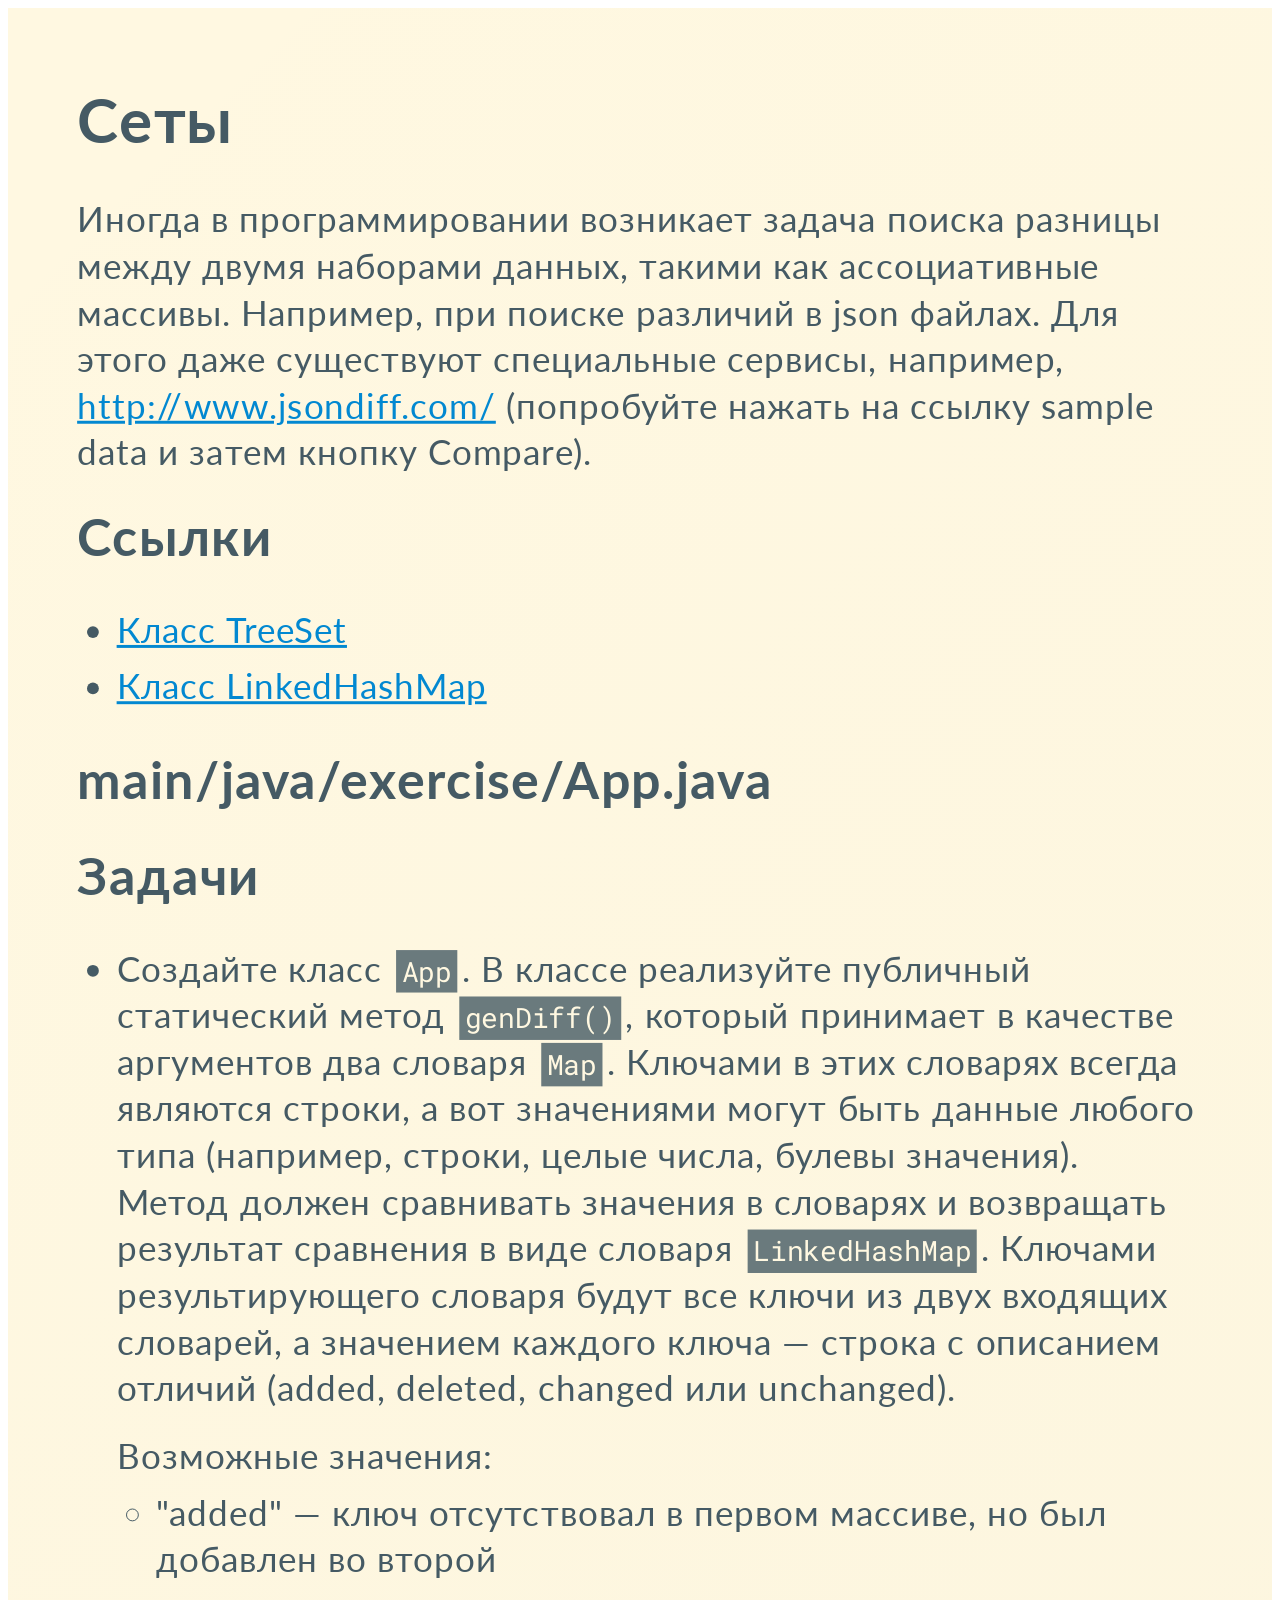
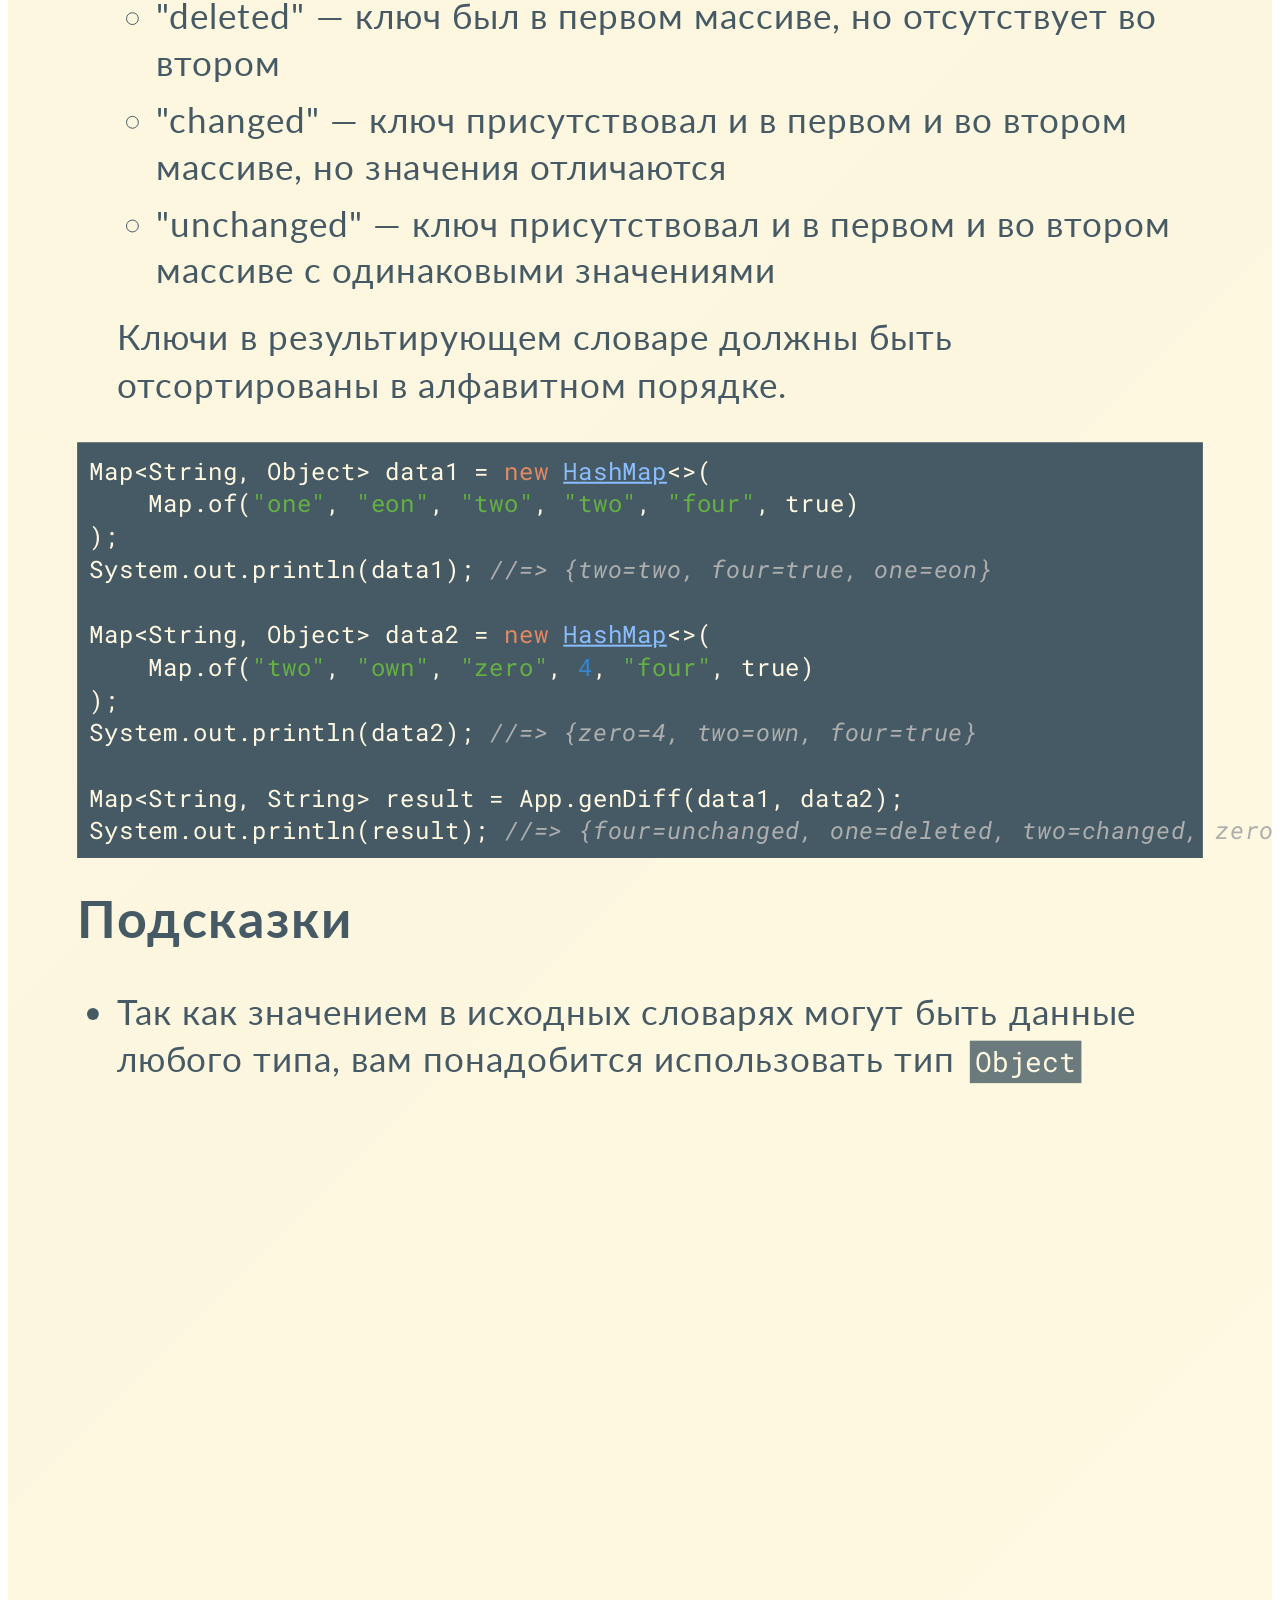
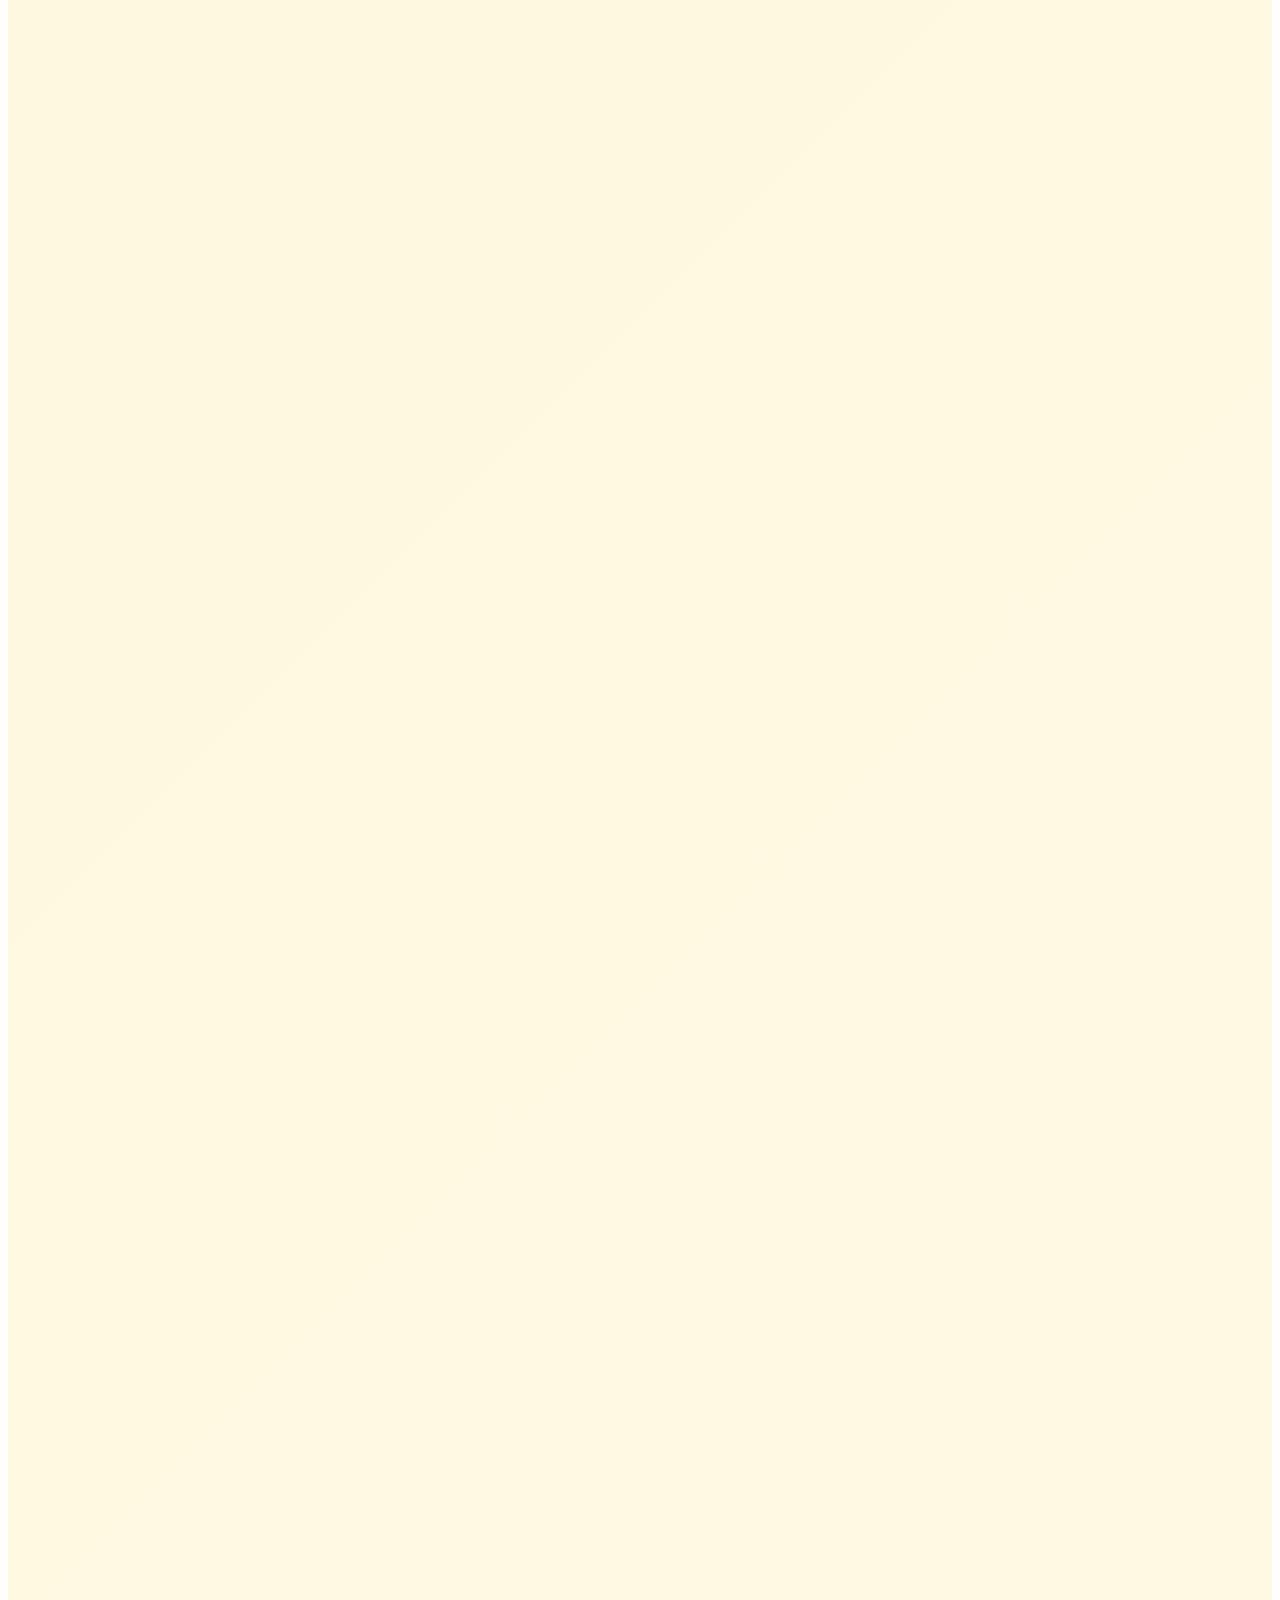
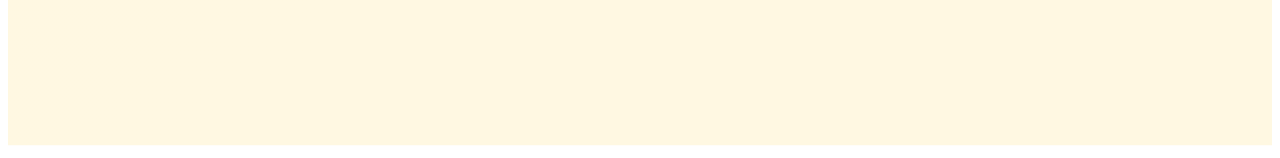
<file: java-collections-ru/other-collections/README.html>
<!DOCTYPE html>
    <html>
      <head>
        <meta charset="utf-8">
      </head>
      <body>
        <style>@charset "UTF-8";@import "https://fonts.bunny.net/css?family=Lato:400,900|Roboto+Mono:400,700&display=swap";div.marpit>svg>foreignObject>section{width:1280px;height:720px;box-sizing:border-box;overflow:hidden;position:relative;scroll-snap-align:center center}div.marpit>svg>foreignObject>section:after{bottom:0;content:attr(data-marpit-pagination);padding:inherit;pointer-events:none;position:absolute;right:0}div.marpit>svg>foreignObject>section:not([data-marpit-pagination]):after{display:none}/* Normalization */div.marpit>svg>foreignObject>section :is(h1,marp-h1){font-size:2em;margin:0.67em 0}div.marpit>svg>foreignObject>section video::-webkit-media-controls{will-change:transform}@page{size:1280px 5000px;margin:0}@media print{body,html{background-color:#fff;margin:0;page-break-inside:avoid;break-inside:avoid-page}div.marpit>svg>foreignObject>section{page-break-before:always;break-before:page}div.marpit>svg>foreignObject>section,div.marpit>svg>foreignObject>section *{-webkit-print-color-adjust:exact!important;animation-delay:0s!important;animation-duration:0s!important;color-adjust:exact!important;transition:none!important}div.marpit>svg[data-marpit-svg]{display:block;height:100vh;width:100vw}}
/*!
 * Marp / Marpit Gaia theme.
 *
 * @theme gaia
 * @author Yuki Hattori
 *
 * @auto-scaling true
 * @size 16:9 1280px 720px
 * @size 4:3 960px 720px
 */div.marpit>svg>foreignObject>section :is(pre,marp-pre) code.hljs{display:block;overflow-x:auto;padding:1em}div.marpit>svg>foreignObject>section code.hljs{padding:3px 5px}div.marpit>svg>foreignObject>section .hljs{background:#000;color:#f8f8f8}div.marpit>svg>foreignObject>section .hljs-comment,div.marpit>svg>foreignObject>section .hljs-quote{color:#aeaeae;font-style:italic}div.marpit>svg>foreignObject>section .hljs-keyword,div.marpit>svg>foreignObject>section .hljs-selector-tag,div.marpit>svg>foreignObject>section .hljs-type{color:#e28964}div.marpit>svg>foreignObject>section .hljs-string{color:#65b042}div.marpit>svg>foreignObject>section .hljs-subst{color:#daefa3}div.marpit>svg>foreignObject>section .hljs-link,div.marpit>svg>foreignObject>section .hljs-regexp{color:#e9c062}div.marpit>svg>foreignObject>section .hljs-name,div.marpit>svg>foreignObject>section .hljs-section,div.marpit>svg>foreignObject>section .hljs-tag,div.marpit>svg>foreignObject>section .hljs-title{color:#89bdff}div.marpit>svg>foreignObject>section .hljs-class .hljs-title,div.marpit>svg>foreignObject>section .hljs-doctag,div.marpit>svg>foreignObject>section .hljs-title.class_{text-decoration:underline}div.marpit>svg>foreignObject>section .hljs-bullet,div.marpit>svg>foreignObject>section .hljs-number,div.marpit>svg>foreignObject>section .hljs-symbol{color:#3387cc}div.marpit>svg>foreignObject>section .hljs-params,div.marpit>svg>foreignObject>section .hljs-template-variable,div.marpit>svg>foreignObject>section .hljs-variable{color:#3e87e3}div.marpit>svg>foreignObject>section .hljs-attribute{color:#cda869}div.marpit>svg>foreignObject>section .hljs-meta{color:#8996a8}div.marpit>svg>foreignObject>section .hljs-formula{background-color:#0e2231;color:#f8f8f8;font-style:italic}div.marpit>svg>foreignObject>section .hljs-addition{background-color:#253b22;color:#f8f8f8}div.marpit>svg>foreignObject>section .hljs-deletion{background-color:#420e09;color:#f8f8f8}div.marpit>svg>foreignObject>section .hljs-selector-class{color:#9b703f}div.marpit>svg>foreignObject>section .hljs-selector-id{color:#8b98ab}div.marpit>svg>foreignObject>section .hljs-emphasis{font-style:italic}div.marpit>svg>foreignObject>section .hljs-strong{font-weight:700}div.marpit>svg>foreignObject>section :is(h1,marp-h1),div.marpit>svg>foreignObject>section :is(h2,marp-h2),div.marpit>svg>foreignObject>section :is(h3,marp-h3),div.marpit>svg>foreignObject>section :is(h4,marp-h4),div.marpit>svg>foreignObject>section :is(h5,marp-h5),div.marpit>svg>foreignObject>section :is(h6,marp-h6){margin:.5em 0 0}div.marpit>svg>foreignObject>section :is(h1,marp-h1) strong,div.marpit>svg>foreignObject>section :is(h2,marp-h2) strong,div.marpit>svg>foreignObject>section :is(h3,marp-h3) strong,div.marpit>svg>foreignObject>section :is(h4,marp-h4) strong,div.marpit>svg>foreignObject>section :is(h5,marp-h5) strong,div.marpit>svg>foreignObject>section :is(h6,marp-h6) strong{font-weight:inherit}div.marpit>svg>foreignObject>section :is(h1,marp-h1)::part(auto-scaling),div.marpit>svg>foreignObject>section :is(h2,marp-h2)::part(auto-scaling),div.marpit>svg>foreignObject>section :is(h3,marp-h3)::part(auto-scaling),div.marpit>svg>foreignObject>section :is(h4,marp-h4)::part(auto-scaling),div.marpit>svg>foreignObject>section :is(h5,marp-h5)::part(auto-scaling),div.marpit>svg>foreignObject>section :is(h6,marp-h6)::part(auto-scaling){max-height:580px}div.marpit>svg>foreignObject>section :is(h1,marp-h1){font-size:1.8em}div.marpit>svg>foreignObject>section :is(h2,marp-h2){font-size:1.5em}div.marpit>svg>foreignObject>section :is(h3,marp-h3){font-size:1.3em}div.marpit>svg>foreignObject>section :is(h4,marp-h4){font-size:1.1em}div.marpit>svg>foreignObject>section :is(h5,marp-h5){font-size:1em}div.marpit>svg>foreignObject>section :is(h6,marp-h6){font-size:.9em}div.marpit>svg>foreignObject>section blockquote,div.marpit>svg>foreignObject>section p{margin:1em 0 0}div.marpit>svg>foreignObject>section ol>li,div.marpit>svg>foreignObject>section ul>li{margin:.3em 0 0}div.marpit>svg>foreignObject>section ol>li>p,div.marpit>svg>foreignObject>section ul>li>p{margin:.6em 0 0}div.marpit>svg>foreignObject>section code{display:inline-block;font-family:Roboto Mono,monospace;font-size:.8em;letter-spacing:0;margin:-.1em .15em;padding:.1em .2em;vertical-align:baseline}div.marpit>svg>foreignObject>section :is(pre,marp-pre){display:block;margin:1em 0 0;overflow:visible}div.marpit>svg>foreignObject>section :is(pre,marp-pre) code{box-sizing:border-box;font-size:.7em;margin:0;min-width:100%;padding:.5em}div.marpit>svg>foreignObject>section :is(pre,marp-pre)::part(auto-scaling){max-height:calc(580px - 1em)}div.marpit>svg>foreignObject>section blockquote{margin:1em 0 0;padding:0 1em;position:relative}div.marpit>svg>foreignObject>section blockquote:after,div.marpit>svg>foreignObject>section blockquote:before{content:"“";display:block;font-family:Times New Roman,serif;font-weight:700;position:absolute}div.marpit>svg>foreignObject>section blockquote:before{left:0;top:0}div.marpit>svg>foreignObject>section blockquote:after{bottom:0;right:0;transform:rotate(180deg)}div.marpit>svg>foreignObject>section blockquote>:first-child{margin-top:0}div.marpit>svg>foreignObject>section mark{background:transparent}div.marpit>svg>foreignObject>section table{border-collapse:collapse;border-spacing:0;margin:1em 0 0}div.marpit>svg>foreignObject>section table td,div.marpit>svg>foreignObject>section table th{border-style:solid;border-width:1px;padding:.2em .4em}div.marpit>svg>foreignObject>section footer,div.marpit>svg>foreignObject>section header,div.marpit>svg>foreignObject>section:after{box-sizing:border-box;font-size:66%;height:70px;line-height:50px;overflow:hidden;padding:10px 25px;position:absolute}div.marpit>svg>foreignObject>section:after{--marpit-root-font-size:66%}div.marpit>svg>foreignObject>section header{top:0}div.marpit>svg>foreignObject>section footer,div.marpit>svg>foreignObject>section header{left:0;right:0}div.marpit>svg>foreignObject>section footer{bottom:0}div.marpit>svg>foreignObject>section{word-wrap:break-word;--color-background:#fff8e1;--color-background-stripe:rgba(69,90,100,.1);--color-foreground:#455a64;--color-dimmed:#6a7a7d;--color-highlight:#0288d1;background-color:var(--color-background);background-image:linear-gradient(135deg,hsla(0,0%,53%,0),hsla(0,0%,53%,.02) 50%,hsla(0,0%,100%,0) 0,hsla(0,0%,100%,.05));color:var(--color-foreground);font-family:Lato,Avenir Next,Avenir,Trebuchet MS,Segoe UI,sans-serif;font-size:35px;height:720px;letter-spacing:1.25px;line-height:1.35;padding:70px;width:1280px}div.marpit>svg>foreignObject>section{--marpit-root-font-size:35px}div.marpit>svg>foreignObject>section:after{bottom:0;font-size:80%;right:0}div.marpit>svg>foreignObject>section:after{--marpit-root-font-size:80%}div.marpit>svg>foreignObject>section a,div.marpit>svg>foreignObject>section mark{color:var(--color-highlight)}div.marpit>svg>foreignObject>section code{background:var(--color-dimmed);color:var(--color-background)}div.marpit>svg>foreignObject>section :is(h1,marp-h1) strong,div.marpit>svg>foreignObject>section :is(h2,marp-h2) strong,div.marpit>svg>foreignObject>section :is(h3,marp-h3) strong,div.marpit>svg>foreignObject>section :is(h4,marp-h4) strong,div.marpit>svg>foreignObject>section :is(h5,marp-h5) strong,div.marpit>svg>foreignObject>section :is(h6,marp-h6) strong{color:var(--color-highlight)}div.marpit>svg>foreignObject>section :is(pre,marp-pre){background:var(--color-foreground)}div.marpit>svg>foreignObject>section :is(pre,marp-pre)>code{background:transparent}div.marpit>svg>foreignObject>section blockquote:after,div.marpit>svg>foreignObject>section blockquote:before,div.marpit>svg>foreignObject>section footer,div.marpit>svg>foreignObject>section header,div.marpit>svg>foreignObject>section section:after{color:var(--color-dimmed)}div.marpit>svg>foreignObject>section table td,div.marpit>svg>foreignObject>section table th{border-color:var(--color-foreground)}div.marpit>svg>foreignObject>section table thead th{background:var(--color-foreground);color:var(--color-background)}div.marpit>svg>foreignObject>section table tbody>tr:nth-child(odd) td,div.marpit>svg>foreignObject>section table tbody>tr:nth-child(odd) th{background:var(--color-background-stripe,transparent)}div.marpit>svg>foreignObject>section>:first-child,div.marpit>svg>foreignObject>section>header:first-child+*{margin-top:0}div.marpit>svg>foreignObject>section:where(.invert){--color-background:#455a64;--color-background-stripe:rgba(255,248,225,.1);--color-foreground:#fff8e1;--color-dimmed:#dad8c8;--color-highlight:#81d4fa}div.marpit>svg>foreignObject>section:where(.gaia){--color-background:#0288d1;--color-background-stripe:rgba(255,248,225,.1);--color-foreground:#fff8e1;--color-dimmed:#cce2de;--color-highlight:#81d4fa}div.marpit>svg>foreignObject>section:where(.lead){display:flex;flex-flow:column nowrap;justify-content:center}div.marpit>svg>foreignObject>section:where(.lead) :is(h1,marp-h1),div.marpit>svg>foreignObject>section:where(.lead) :is(h2,marp-h2),div.marpit>svg>foreignObject>section:where(.lead) :is(h3,marp-h3),div.marpit>svg>foreignObject>section:where(.lead) :is(h4,marp-h4),div.marpit>svg>foreignObject>section:where(.lead) :is(h5,marp-h5),div.marpit>svg>foreignObject>section:where(.lead) :is(h6,marp-h6){text-align:center}div.marpit>svg>foreignObject>section:where(.lead) p{text-align:center}div.marpit>svg>foreignObject>section:where(.lead) blockquote>:is(h1,marp-h1),div.marpit>svg>foreignObject>section:where(.lead) blockquote>:is(h2,marp-h2),div.marpit>svg>foreignObject>section:where(.lead) blockquote>:is(h3,marp-h3),div.marpit>svg>foreignObject>section:where(.lead) blockquote>:is(h4,marp-h4),div.marpit>svg>foreignObject>section:where(.lead) blockquote>:is(h5,marp-h5),div.marpit>svg>foreignObject>section:where(.lead) blockquote>:is(h6,marp-h6),div.marpit>svg>foreignObject>section:where(.lead) blockquote>p{text-align:left}div.marpit>svg>foreignObject>section:where(.lead) ol>li>p,div.marpit>svg>foreignObject>section:where(.lead) ul>li>p{text-align:left}div.marpit>svg>foreignObject>section:where(.lead) table{margin-left:auto;margin-right:auto}div.marpit>svg>foreignObject>section img[data-marp-twemoji]{background:transparent;height:1em;margin:0 .05em 0 .1em;vertical-align:-.1em;width:1em}
    /* @theme my-first-theme */div.marpit>svg>foreignObject>section{width:1280px;height:5000px}div.marpit>svg>foreignObject>section[data-marpit-advanced-background=background]{columns:initial!important;display:block!important;padding:0!important}div.marpit>svg>foreignObject>section[data-marpit-advanced-background=background]:after,div.marpit>svg>foreignObject>section[data-marpit-advanced-background=background]:before,div.marpit>svg>foreignObject>section[data-marpit-advanced-background=content]:after,div.marpit>svg>foreignObject>section[data-marpit-advanced-background=content]:before{display:none!important}div.marpit>svg>foreignObject>section[data-marpit-advanced-background=background]>div[data-marpit-advanced-background-container]{all:initial;display:flex;flex-direction:row;height:100%;overflow:hidden;width:100%}div.marpit>svg>foreignObject>section[data-marpit-advanced-background=background]>div[data-marpit-advanced-background-container][data-marpit-advanced-background-direction=vertical]{flex-direction:column}div.marpit>svg>foreignObject>section[data-marpit-advanced-background=background][data-marpit-advanced-background-split]>div[data-marpit-advanced-background-container]{width:var(--marpit-advanced-background-split,50%)}div.marpit>svg>foreignObject>section[data-marpit-advanced-background=background][data-marpit-advanced-background-split=right]>div[data-marpit-advanced-background-container]{margin-left:calc(100% - var(--marpit-advanced-background-split, 50%))}div.marpit>svg>foreignObject>section[data-marpit-advanced-background=background]>div[data-marpit-advanced-background-container]>figure{all:initial;background-position:center;background-repeat:no-repeat;background-size:cover;flex:auto;margin:0}div.marpit>svg>foreignObject>section[data-marpit-advanced-background=content],div.marpit>svg>foreignObject>section[data-marpit-advanced-background=pseudo]{background:transparent!important}div.marpit>svg>foreignObject>section[data-marpit-advanced-background=pseudo],div.marpit>svg[data-marpit-svg]>foreignObject[data-marpit-advanced-background=pseudo]{pointer-events:none!important}div.marpit>svg>foreignObject>section[data-marpit-advanced-background-split]{width:100%;height:100%}</style>
        <div class="marpit"><svg data-marpit-svg="" viewBox="0 0 1280 5000"><foreignObject width="1280" height="5000"><section id="1" data-marpit-fragments="8">
<h1>Сеты</h1>
<p>Иногда в программировании возникает задача поиска разницы между двумя наборами данных, такими как ассоциативные массивы. Например, при поиске различий в json файлах. Для этого даже существуют специальные сервисы, например, <a href="http://www.jsondiff.com/">http://www.jsondiff.com/</a> (попробуйте нажать на ссылку sample data и затем кнопку Compare).</p>
<h2>Ссылки</h2>
<ul>
<li data-marpit-fragment="1"><a href="https://docs.oracle.com/en/java/javase/11/docs/api/java.base/java/util/TreeSet.html">Класс TreeSet</a></li>
<li data-marpit-fragment="2"><a href="https://docs.oracle.com/en/java/javase/11/docs/api/java.base/java/util/LinkedHashMap.html">Класс LinkedHashMap</a></li>
</ul>
<h2>main/java/exercise/App.java</h2>
<h2>Задачи</h2>
<ul>
<li data-marpit-fragment="3">
<p>Создайте класс <code>App</code>. В классе реализуйте публичный статический метод <code>genDiff()</code>, который принимает в качестве аргументов два словаря <code>Map</code>. Ключами в этих словарях всегда являются строки, а вот значениями могут быть данные любого типа (например, строки, целые числа, булевы значения).<br />
Метод должен сравнивать значения в словарях и возвращать результат сравнения в виде словаря <code>LinkedHashMap</code>. Ключами результирующего словаря будут все ключи из двух входящих словарей, а значением каждого ключа — строка с описанием отличий (added, deleted, changed или unchanged).</p>
<p>Возможные значения:</p>
<ul>
<li data-marpit-fragment="4">&quot;added&quot; — ключ отсутствовал в первом массиве, но был добавлен во второй</li>
<li data-marpit-fragment="5">&quot;deleted&quot; — ключ был в первом массиве, но отсутствует во втором</li>
<li data-marpit-fragment="6">&quot;changed&quot; — ключ присутствовал и в первом и во втором массиве, но значения отличаются</li>
<li data-marpit-fragment="7">&quot;unchanged&quot; — ключ присутствовал и в первом и во втором массиве с одинаковыми значениями</li>
</ul>
<p>Ключи в результирующем словаре должны быть отсортированы в алфавитном порядке.</p>
</li>
</ul>
<pre><code class="language-java">Map&lt;String, Object&gt; data1 = <span class="hljs-keyword">new</span> <span class="hljs-title class_">HashMap</span>&lt;&gt;(
    Map.of(<span class="hljs-string">&quot;one&quot;</span>, <span class="hljs-string">&quot;eon&quot;</span>, <span class="hljs-string">&quot;two&quot;</span>, <span class="hljs-string">&quot;two&quot;</span>, <span class="hljs-string">&quot;four&quot;</span>, <span class="hljs-literal">true</span>)
);
System.out.println(data1); <span class="hljs-comment">//=&gt; {two=two, four=true, one=eon}</span>

Map&lt;String, Object&gt; data2 = <span class="hljs-keyword">new</span> <span class="hljs-title class_">HashMap</span>&lt;&gt;(
    Map.of(<span class="hljs-string">&quot;two&quot;</span>, <span class="hljs-string">&quot;own&quot;</span>, <span class="hljs-string">&quot;zero&quot;</span>, <span class="hljs-number">4</span>, <span class="hljs-string">&quot;four&quot;</span>, <span class="hljs-literal">true</span>)
);
System.out.println(data2); <span class="hljs-comment">//=&gt; {zero=4, two=own, four=true}</span>

Map&lt;String, String&gt; result = App.genDiff(data1, data2);
System.out.println(result); <span class="hljs-comment">//=&gt; {four=unchanged, one=deleted, two=changed, zero=added}</span>
</code></pre>
<h2>Подсказки</h2>
<ul>
<li data-marpit-fragment="8">Так как значением в исходных словарях могут быть данные любого типа, вам понадобится использовать тип <code>Object</code></li>
</ul>
</section>
<script>!function(){"use strict";const t={h1:{proto:()=>HTMLHeadingElement,attrs:{role:"heading","aria-level":"1"},style:"display: block; font-size: 2em; margin-block-start: 0.67em; margin-block-end: 0.67em; margin-inline-start: 0px; margin-inline-end: 0px; font-weight: bold;"},h2:{proto:()=>HTMLHeadingElement,attrs:{role:"heading","aria-level":"2"},style:"display: block; font-size: 1.5em; margin-block-start: 0.83em; margin-block-end: 0.83em; margin-inline-start: 0px; margin-inline-end: 0px; font-weight: bold;"},h3:{proto:()=>HTMLHeadingElement,attrs:{role:"heading","aria-level":"3"},style:"display: block; font-size: 1.17em; margin-block-start: 1em; margin-block-end: 1em; margin-inline-start: 0px; margin-inline-end: 0px; font-weight: bold;"},h4:{proto:()=>HTMLHeadingElement,attrs:{role:"heading","aria-level":"4"},style:"display: block; margin-block-start: 1.33em; margin-block-end: 1.33em; margin-inline-start: 0px; margin-inline-end: 0px; font-weight: bold;"},h5:{proto:()=>HTMLHeadingElement,attrs:{role:"heading","aria-level":"5"},style:"display: block; font-size: 0.83em; margin-block-start: 1.67em; margin-block-end: 1.67em; margin-inline-start: 0px; margin-inline-end: 0px; font-weight: bold;"},h6:{proto:()=>HTMLHeadingElement,attrs:{role:"heading","aria-level":"6"},style:"display: block; font-size: 0.67em; margin-block-start: 2.33em; margin-block-end: 2.33em; margin-inline-start: 0px; margin-inline-end: 0px; font-weight: bold;"},span:{proto:()=>HTMLSpanElement},pre:{proto:()=>HTMLElement,style:"display: block; font-family: monospace; white-space: pre; margin: 1em 0; --marp-auto-scaling-white-space: pre;"}},e="data-marp-auto-scaling-wrapper",i="data-marp-auto-scaling-svg",n="data-marp-auto-scaling-container";class s extends HTMLElement{constructor(){super(),this.svgPreserveAspectRatio="xMinYMid meet";const t=t=>([e])=>{const{width:i,height:n}=e.contentRect;this[t]={width:i,height:n},this.updateSVGRect()};this.attachShadow({mode:"open"}),this.containerObserver=new ResizeObserver(t("containerSize")),this.wrapperObserver=new ResizeObserver(((...e)=>{t("wrapperSize")(...e),this.flushSvgDisplay()}))}static get observedAttributes(){return["data-downscale-only"]}connectedCallback(){var t,s,o,r,a;this.shadowRoot.innerHTML=`\n<style>\n  svg[${i}] { display: block; width: 100%; height: auto; vertical-align: top; }\n  span[${n}] { display: table; white-space: var(--marp-auto-scaling-white-space, nowrap); width: max-content; }\n</style>\n<div ${e}>\n  <svg part="svg" ${i}>\n    <foreignObject><span ${n}><slot></slot></span></foreignObject>\n  </svg>\n</div>\n    `.split(/\n\s*/).join(""),this.wrapper=null!==(t=this.shadowRoot.querySelector(`div[${e}]`))&&void 0!==t?t:void 0;const l=this.svg;this.svg=null!==(o=null===(s=this.wrapper)||void 0===s?void 0:s.querySelector(`svg[${i}]`))&&void 0!==o?o:void 0,this.svg!==l&&(this.svgComputedStyle=this.svg?window.getComputedStyle(this.svg):void 0),this.container=null!==(a=null===(r=this.svg)||void 0===r?void 0:r.querySelector(`span[${n}]`))&&void 0!==a?a:void 0,this.observe()}disconnectedCallback(){this.svg=void 0,this.svgComputedStyle=void 0,this.wrapper=void 0,this.container=void 0,this.observe()}attributeChangedCallback(){this.observe()}flushSvgDisplay(){const{svg:t}=this;t&&(t.style.display="inline",requestAnimationFrame((()=>{t.style.display=""})))}observe(){this.containerObserver.disconnect(),this.wrapperObserver.disconnect(),this.wrapper&&this.wrapperObserver.observe(this.wrapper),this.container&&this.containerObserver.observe(this.container),this.svgComputedStyle&&this.observeSVGStyle(this.svgComputedStyle)}observeSVGStyle(t){const e=()=>{const i=(()=>{const e=t.getPropertyValue("--preserve-aspect-ratio");if(e)return e.trim();return`x${(({textAlign:t,direction:e})=>{if(t.endsWith("left"))return"Min";if(t.endsWith("right"))return"Max";if("start"===t||"end"===t){let i="rtl"===e;return"end"===t&&(i=!i),i?"Max":"Min"}return"Mid"})(t)}YMid meet`})();i!==this.svgPreserveAspectRatio&&(this.svgPreserveAspectRatio=i,this.updateSVGRect()),t===this.svgComputedStyle&&requestAnimationFrame(e)};e()}updateSVGRect(){var t,e,i,n,s,o,r;let a=Math.ceil(null!==(e=null===(t=this.containerSize)||void 0===t?void 0:t.width)&&void 0!==e?e:0);const l=Math.ceil(null!==(n=null===(i=this.containerSize)||void 0===i?void 0:i.height)&&void 0!==n?n:0);void 0!==this.dataset.downscaleOnly&&(a=Math.max(a,null!==(o=null===(s=this.wrapperSize)||void 0===s?void 0:s.width)&&void 0!==o?o:0));const c=null===(r=this.svg)||void 0===r?void 0:r.querySelector(":scope > foreignObject");if(null==c||c.setAttribute("width",`${a}`),null==c||c.setAttribute("height",`${l}`),this.svg&&(this.svg.setAttribute("viewBox",`0 0 ${a} ${l}`),this.svg.setAttribute("preserveAspectRatio",this.svgPreserveAspectRatio),this.svg.style.height=a<=0||l<=0?"0":""),this.container){const t=this.svgPreserveAspectRatio.toLowerCase();this.container.style.marginLeft=t.startsWith("xmid")||t.startsWith("xmax")?"auto":"0",this.container.style.marginRight=t.startsWith("xmi")?"auto":"0"}}}const o=(t,{attrs:e={},style:i})=>class extends t{constructor(...t){super(...t);for(const[t,i]of Object.entries(e))this.hasAttribute(t)||this.setAttribute(t,i);this.attachShadow({mode:"open"})}static get observedAttributes(){return["data-auto-scaling"]}connectedCallback(){this._update()}attributeChangedCallback(){this._update()}_update(){const t=i?`<style>:host { ${i} }</style>`:"";let e="<slot></slot>";const{autoScaling:n}=this.dataset;if(void 0!==n){e=`<marp-auto-scaling exportparts="svg:auto-scaling" ${"downscale-only"===n?"data-downscale-only":""}>${e}</marp-auto-scaling>`}this.shadowRoot.innerHTML=t+e}};let r;const a=Symbol(),l="marpitSVGPolyfill:setZoomFactor,",c=Symbol();let d,p;function h(t){const e="object"==typeof t&&t.target||document,i="object"==typeof t?t.zoom:t;window[c]||(Object.defineProperty(window,c,{configurable:!0,value:!0}),window.addEventListener("message",(({data:t,origin:e})=>{if(e===window.origin)try{if(t&&"string"==typeof t&&t.startsWith(l)){const[,e]=t.split(","),i=Number.parseFloat(e);Number.isNaN(i)||(p=i)}}catch(t){console.error(t)}})));let n=!1;Array.from(e.querySelectorAll("svg[data-marpit-svg]"),(t=>{var e,s,o,r;t.style.transform||(t.style.transform="translateZ(0)");const a=i||p||t.currentScale||1;d!==a&&(d=a,n=a);const l=t.getBoundingClientRect(),{length:c}=t.children;for(let i=0;i<c;i+=1){const n=t.children[i];if(n.getScreenCTM){const t=n.getScreenCTM();if(t){const i=null!==(s=null===(e=n.x)||void 0===e?void 0:e.baseVal.value)&&void 0!==s?s:0,c=null!==(r=null===(o=n.y)||void 0===o?void 0:o.baseVal.value)&&void 0!==r?r:0,d=n.children.length;for(let e=0;e<d;e+=1){const s=n.children[e];if("SECTION"===s.tagName){const{style:e}=s;e.transformOrigin||(e.transformOrigin=`${-i}px ${-c}px`),e.transform=`scale(${a}) matrix(${t.a}, ${t.b}, ${t.c}, ${t.d}, ${t.e-l.left}, ${t.f-l.top}) translateZ(0.0001px)`;break}}}}}})),!1!==n&&Array.from(e.querySelectorAll("iframe"),(({contentWindow:t})=>{null==t||t.postMessage(`${l}${n}`,"null"===window.origin?"*":window.origin)}))}function g({once:t=!1,target:e=document}={}){const i="Apple Computer, Inc."===navigator.vendor?[h]:[];let n=!t;const s=()=>{for(const t of i)t({target:e});n&&window.requestAnimationFrame(s)};return s(),()=>{n=!1}}d=1,p=void 0;const m=Symbol(),v=(e=document)=>{if("undefined"==typeof window)throw new Error("Marp Core's browser script is valid only in browser context.");if(((e=document)=>{const i=window[a];i||customElements.define("marp-auto-scaling",s);for(const n of Object.keys(t)){const s=`marp-${n}`,a=t[n].proto();null!=r||(r=!!document.createElement("div",{is:"marp-auto-scaling"}).outerHTML.startsWith("<div is")),r&&a!==HTMLElement?i||customElements.define(s,o(a,{style:t[n].style}),{extends:n}):(i||customElements.define(s,o(HTMLElement,t[n])),e.querySelectorAll(`${n}[is="${s}"]`).forEach((t=>{t.outerHTML=t.outerHTML.replace(new RegExp(`^<${n}`,"i"),`<${s}`).replace(new RegExp(`</${n}>$`,"i"),`</${s}>`)})))}window[a]=!0})(e),e[m])return e[m];const i=g({target:e}),n=()=>{i(),delete e[m]},l=Object.assign(n,{cleanup:n,update:()=>v(e)});return Object.defineProperty(e,m,{configurable:!0,value:l}),l},u=document.currentScript;v(u?u.getRootNode():document)}();
</script></foreignObject></svg></div>
      </body>
    </html>
</file>
